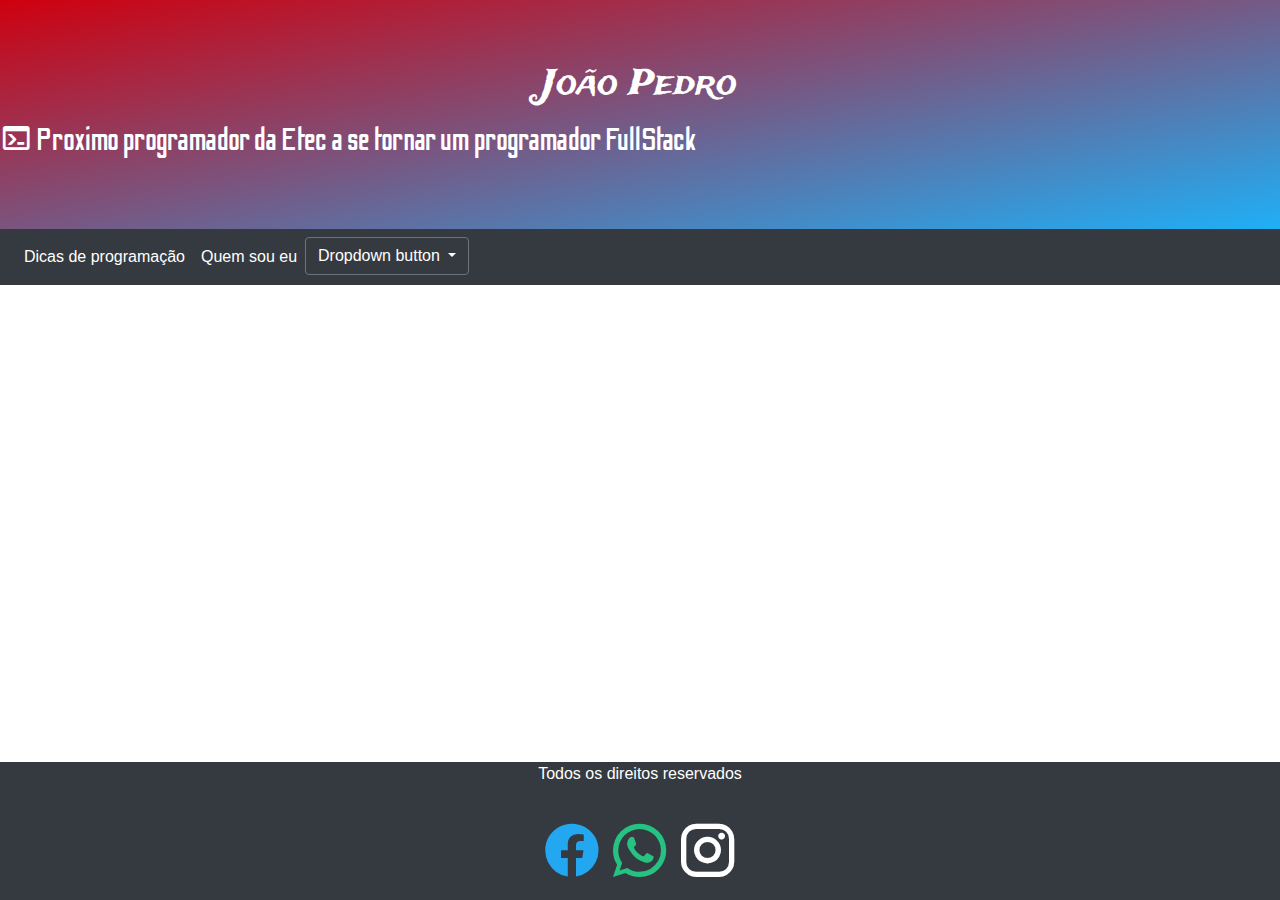
<file: index.html>
<!DOCTYPE html>
<html lang="en">

<head>
    <meta charset="UTF-8">
    <meta name="viewport" content="width=device-width, initial-scale=1.0">
    <meta http-equiv="X-UA-Compatible" content="ie=edge">
    <title>Document</title>
    <link rel="stylesheet" href="css/bootstrap.css">
    <link rel="stylesheet" href="css/joao.css">
    <link rel="stylesheet" href="libs/materialDesign/css/materialdesignicons.css">


</head>

<body>
    <div class="jumbotron jumbotron-fluid degra  d-none d-sm-block">
        <h1 class="display-4 text-center text-title ">João Pedro</h1>
        <p class="lead  text-subtitle"><i class="mdi mdi-console"></i> Proximo programador da Etec a se tornar um programador FullStack</p>
    </div>
    <div class="jumbotron jumbotron-fluid bg-title d-block d-sm-none  ">
        <h1 class="display-4 text-center text-title ">João Pedro</h1>
        <p class="lead  text-subtitle-xs text-white"><i class="mdi mdi-console"></i> Proximo programador da Etec a se tornar um programador FullStack</p>
    </div>


    <nav class="navbar navbar-expand-lg navbar-dark bg-dark mt-n5">
        <a class="navbar-brand d-block d-sm-none " href="index.html"><i class=" mdi mdi-code-braces"></i></a>
        <button class="navbar-toggler" data-target="#my-nav" data-toggle="collapse" aria-controls="my-nav" aria-expanded="false" aria-label="Toggle navigation">
            <span class="navbar-toggler-icon text-white"></span>
        </button>
        <div id="my-nav" class="collapse navbar-collapse text-white">
            <ul class="navbar-nav mr-auto">
                <li class="nav-item">
                    <a class="nav-link  text-white" href="#">Dicas de programação <span class="sr-only">(current)</span></a>
                </li>
                <li class="nav-item">
                    <a class="nav-link text-white" href="#" tabindex="-1" aria-disabled="true">Quem sou eu </a>
                </li>
                <!-- Menu dropdown -->
                <div class="dropdown">
                    <button class="btn btn-secondary bg-dark dropdown-toggle" type="button" id="dropdownMenuButton" data-toggle="dropdown" aria-haspopup="true" aria-expanded="false">
                          Dropdown button
                        </button>
                    <div class="dropdown-menu" aria-labelledby="dropdownMenuButton">
                        <a class="dropdown-item" href="#">Action</a>
                        <a class="dropdown-item" href="#">Another action</a>
                        <a class="dropdown-item" href="#">Something else here</a>
                    </div>
                </div>
                <!-- Fim do dropdown -->

                <div class="dropdown-menu" aria-labelledby="dropdownMenuButton">
                    <a class="dropdown-item" href="#">Ação</a>
                    <a class="dropdown-item" href="#">One Direction ??</a>
                    <a class="dropdown-item" href="#">GUGU GAITEIRO</a>
                </div>
        </div>
        </ul>
        </div>
    </nav>



    <div class="container-fluid text-center bg-dark fixed-bottom">
        <div class="row">
            <div class="col-12">
                <p class="text-white">Todos os direitos reservados</p>
                <i class="mdi mdi-facebook mdi-jao"></i>
                <i class="mdi mdi-whatsapp mdi-zap"></i>
                <i class="mdi mdi-instagram mdi-insta"></i>
            </div>
        </div>
    </div>
</body>
<script src="https://code.jquery.com/jquery-3.4.1.slim.min.js" integrity="sha384-J6qa4849blE2+poT4WnyKhv5vZF5SrPo0iEjwBvKU7imGFAV0wwj1yYfoRSJoZ+n" crossorigin="anonymous"></script>
<script src="https://cdn.jsdelivr.net/npm/popper.js@1.16.0/dist/umd/popper.min.js" integrity="sha384-Q6E9RHvbIyZFJoft+2mJbHaEWldlvI9IOYy5n3zV9zzTtmI3UksdQRVvoxMfooAo" crossorigin="anonymous"></script>
<script src="https://stackpath.bootstrapcdn.com/bootstrap/4.4.1/js/bootstrap.min.js" integrity="sha384-wfSDF2E50Y2D1uUdj0O3uMBJnjuUD4Ih7YwaYd1iqfktj0Uod8GCExl3Og8ifwB6" crossorigin="anonymous"></script>

</html>
</file>
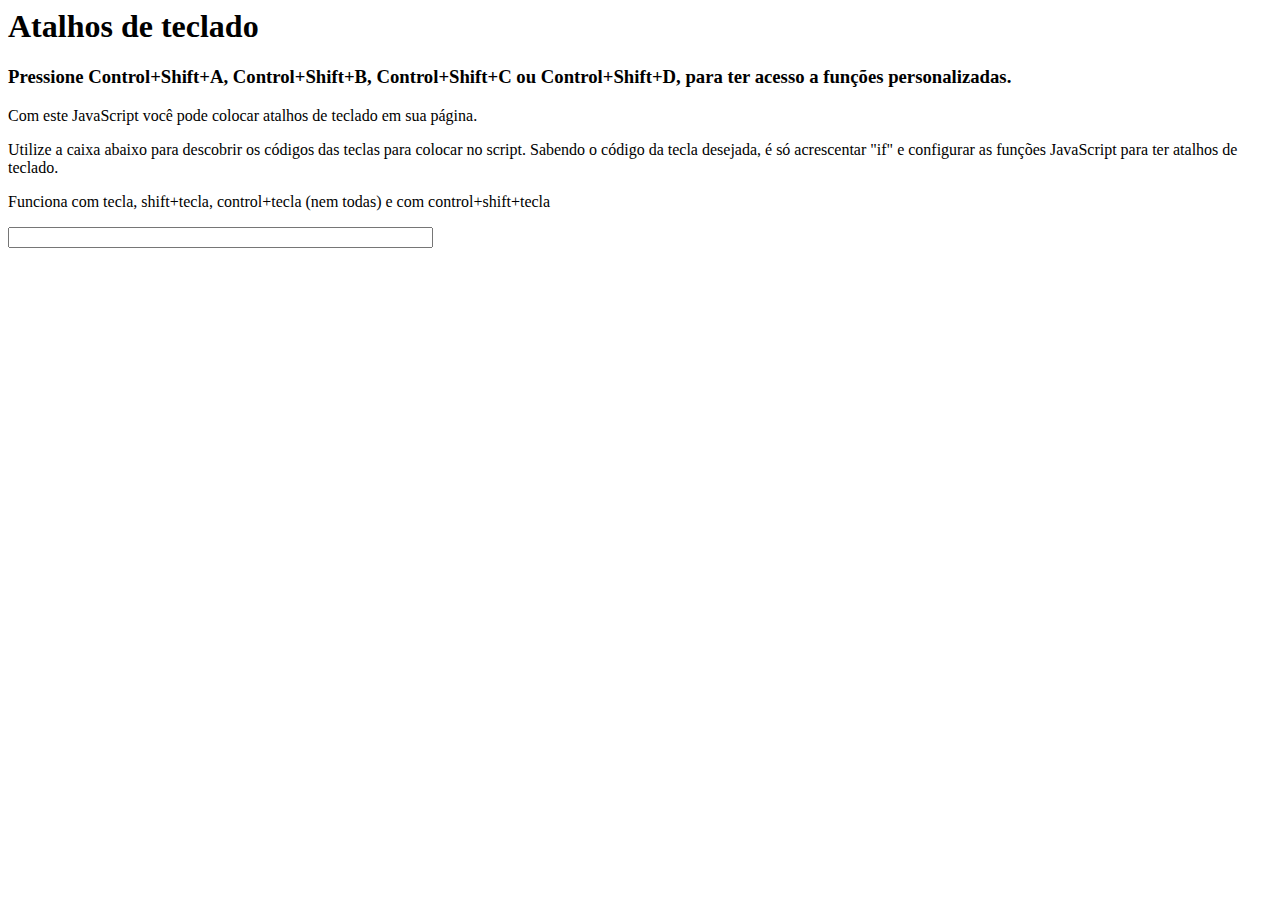
<file: mapeamento/index.html>
<html>

<head>
    <title>Atalhos de teclado</title>

    <script language="JavaScript">
        function press(key) {
            if (key == 1) {
                alert("Você pressionou as teclas Control+Shift+A");
            }
            if (key == 2) {
                alert("Você pressionou as teclas Control+Shift+B");
            }
            if (key == 3) {
                alert("Você pressionou as teclas Control+Shift+C");
            }
            if (key == 4) {
                alert("Você pressionou as teclas Control+Shift+D");
            }

        }

        function descobre(key) {
            alert("O código da tecla pressionada é " + key);
        }
    </script>
</head>

<body onKeyPress="press(event.keyCode)">
    <h1>Atalhos de teclado</h1>

    <h3>Pressione Control+Shift+A, Control+Shift+B, Control+Shift+C ou Control+Shift+D, para ter acesso a funções personalizadas.</h3>
    <p>Com este JavaScript você pode colocar atalhos de teclado em sua página.</p>
    <p>Utilize a caixa abaixo para descobrir os códigos das teclas para colocar no script. Sabendo o código da tecla desejada, é só acrescentar "if" e configurar as funções JavaScript para ter atalhos de teclado.</p>
    <p>Funciona com tecla, shift+tecla, control+tecla (nem todas) e com control+shift+tecla</p>

    <input id="cmd" name="cmd" type="text" size="50" onKeyPress="descobre(event.keyCode)">

</body>

</html>
</file>
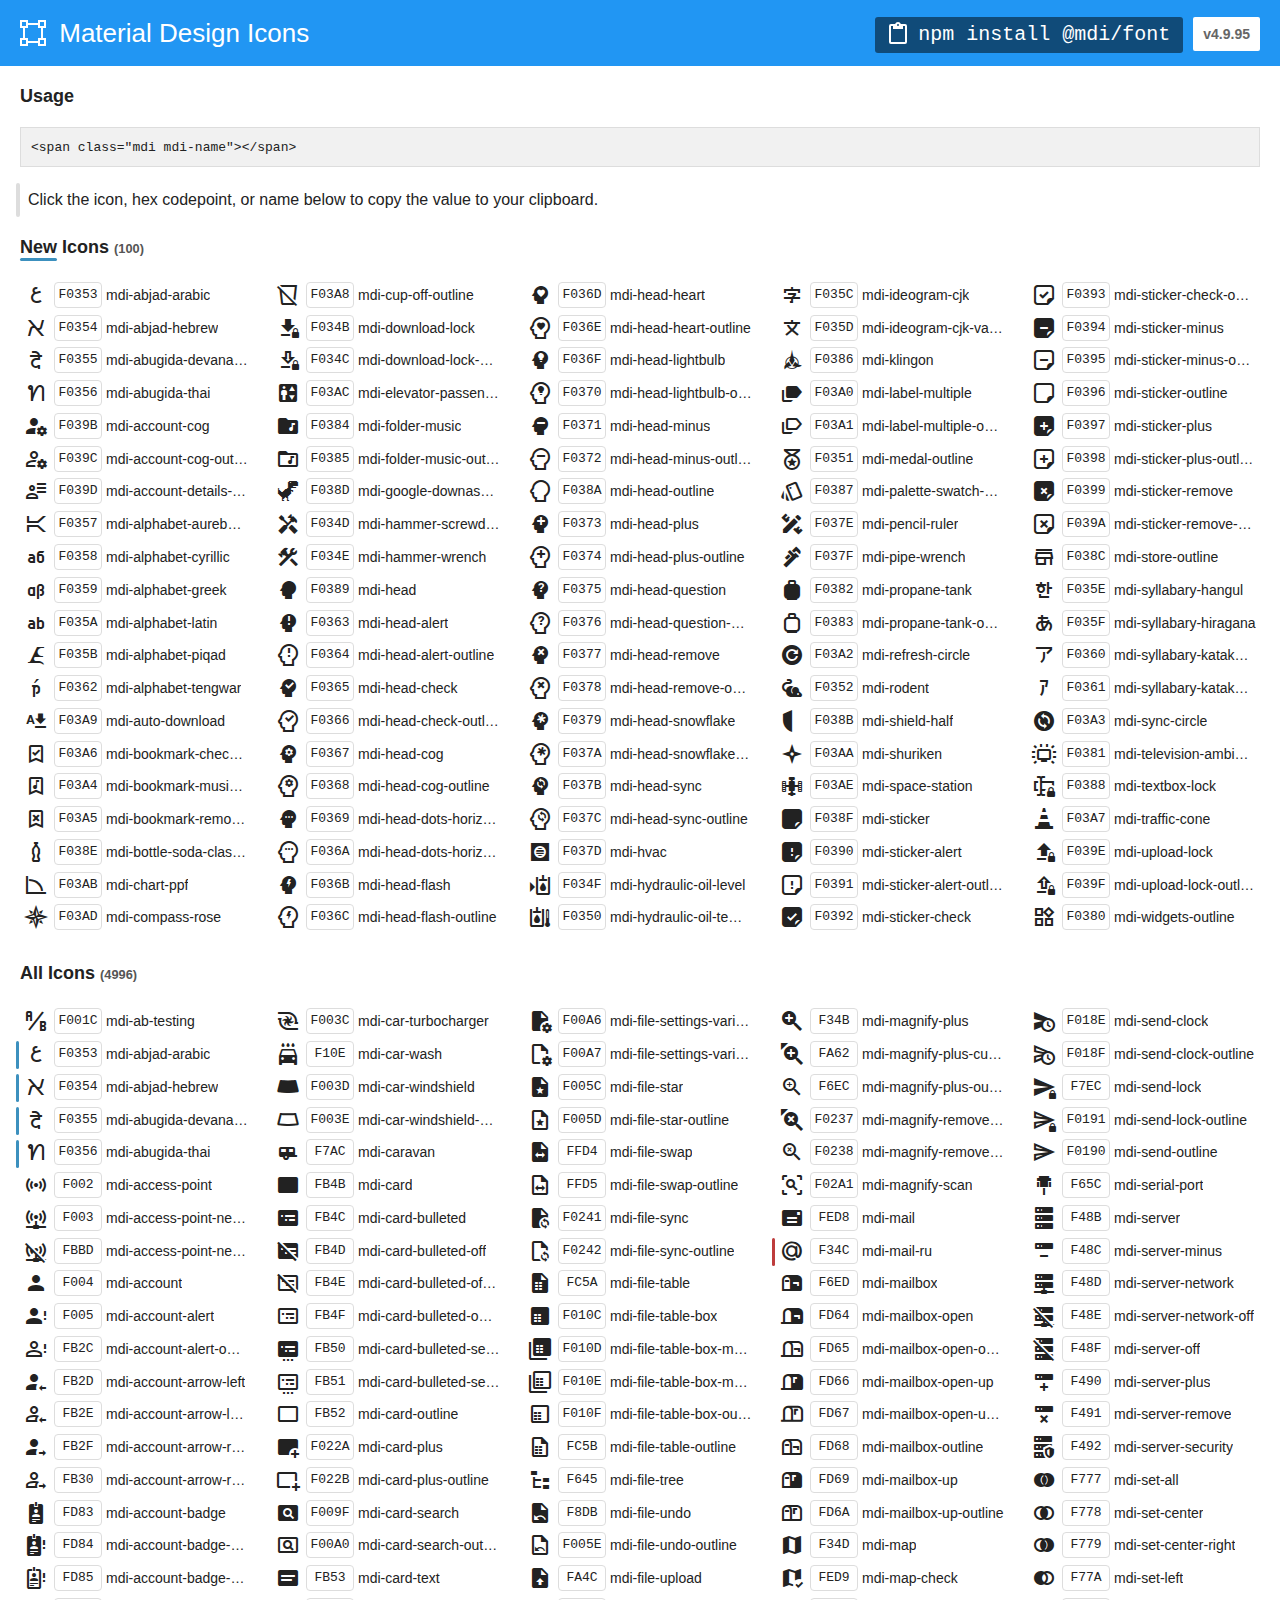
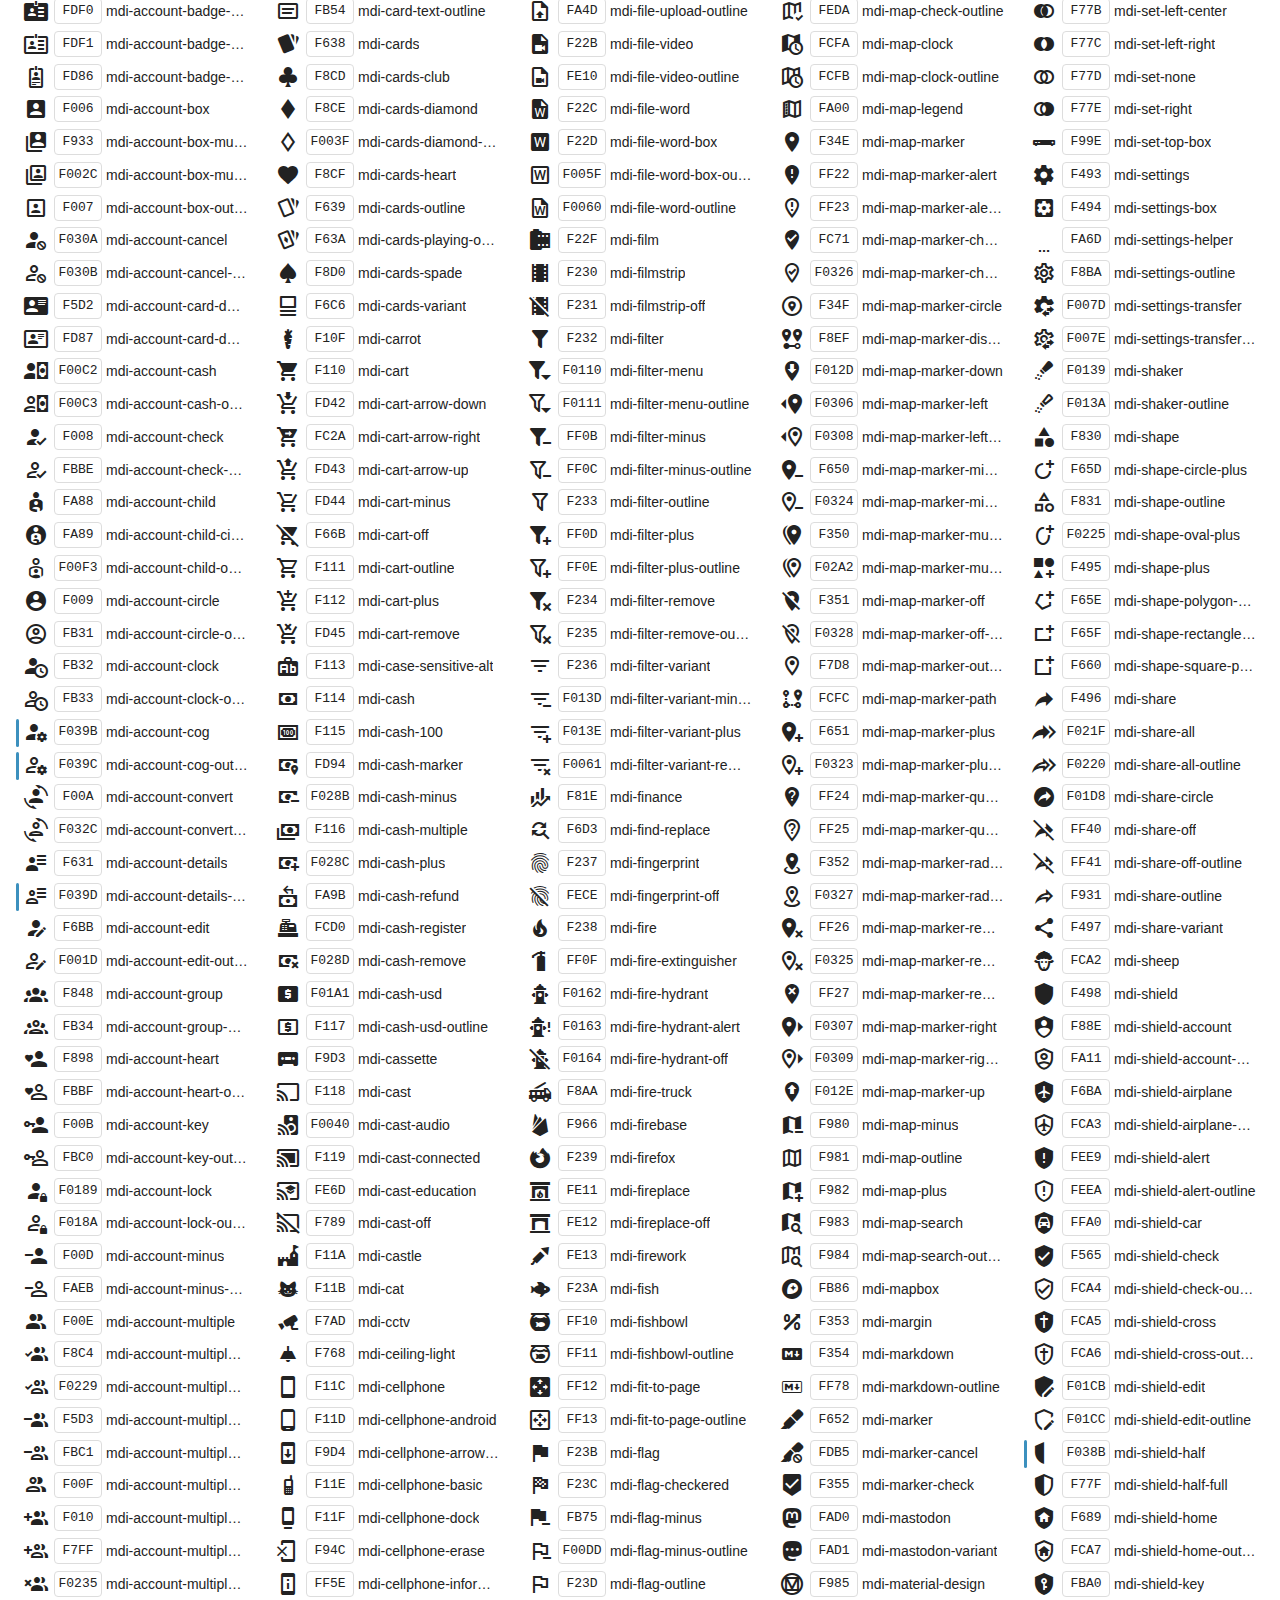
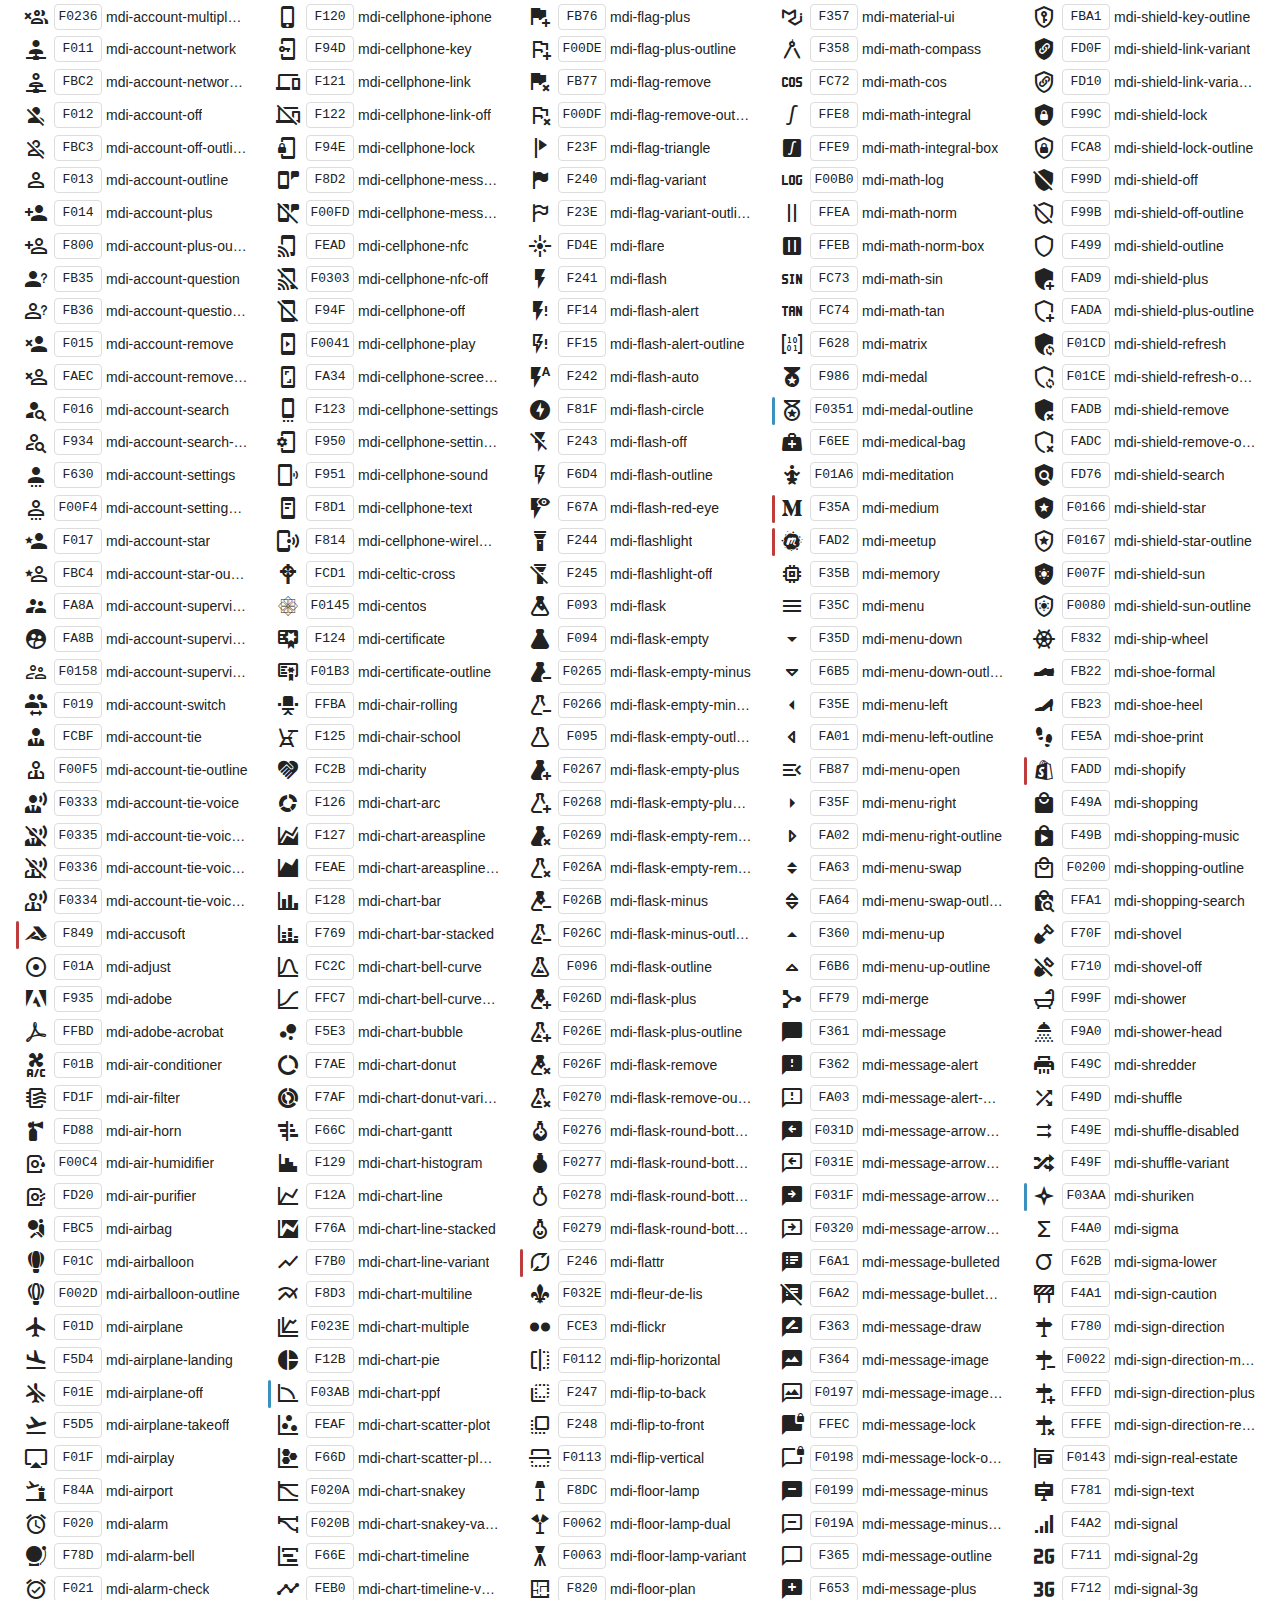
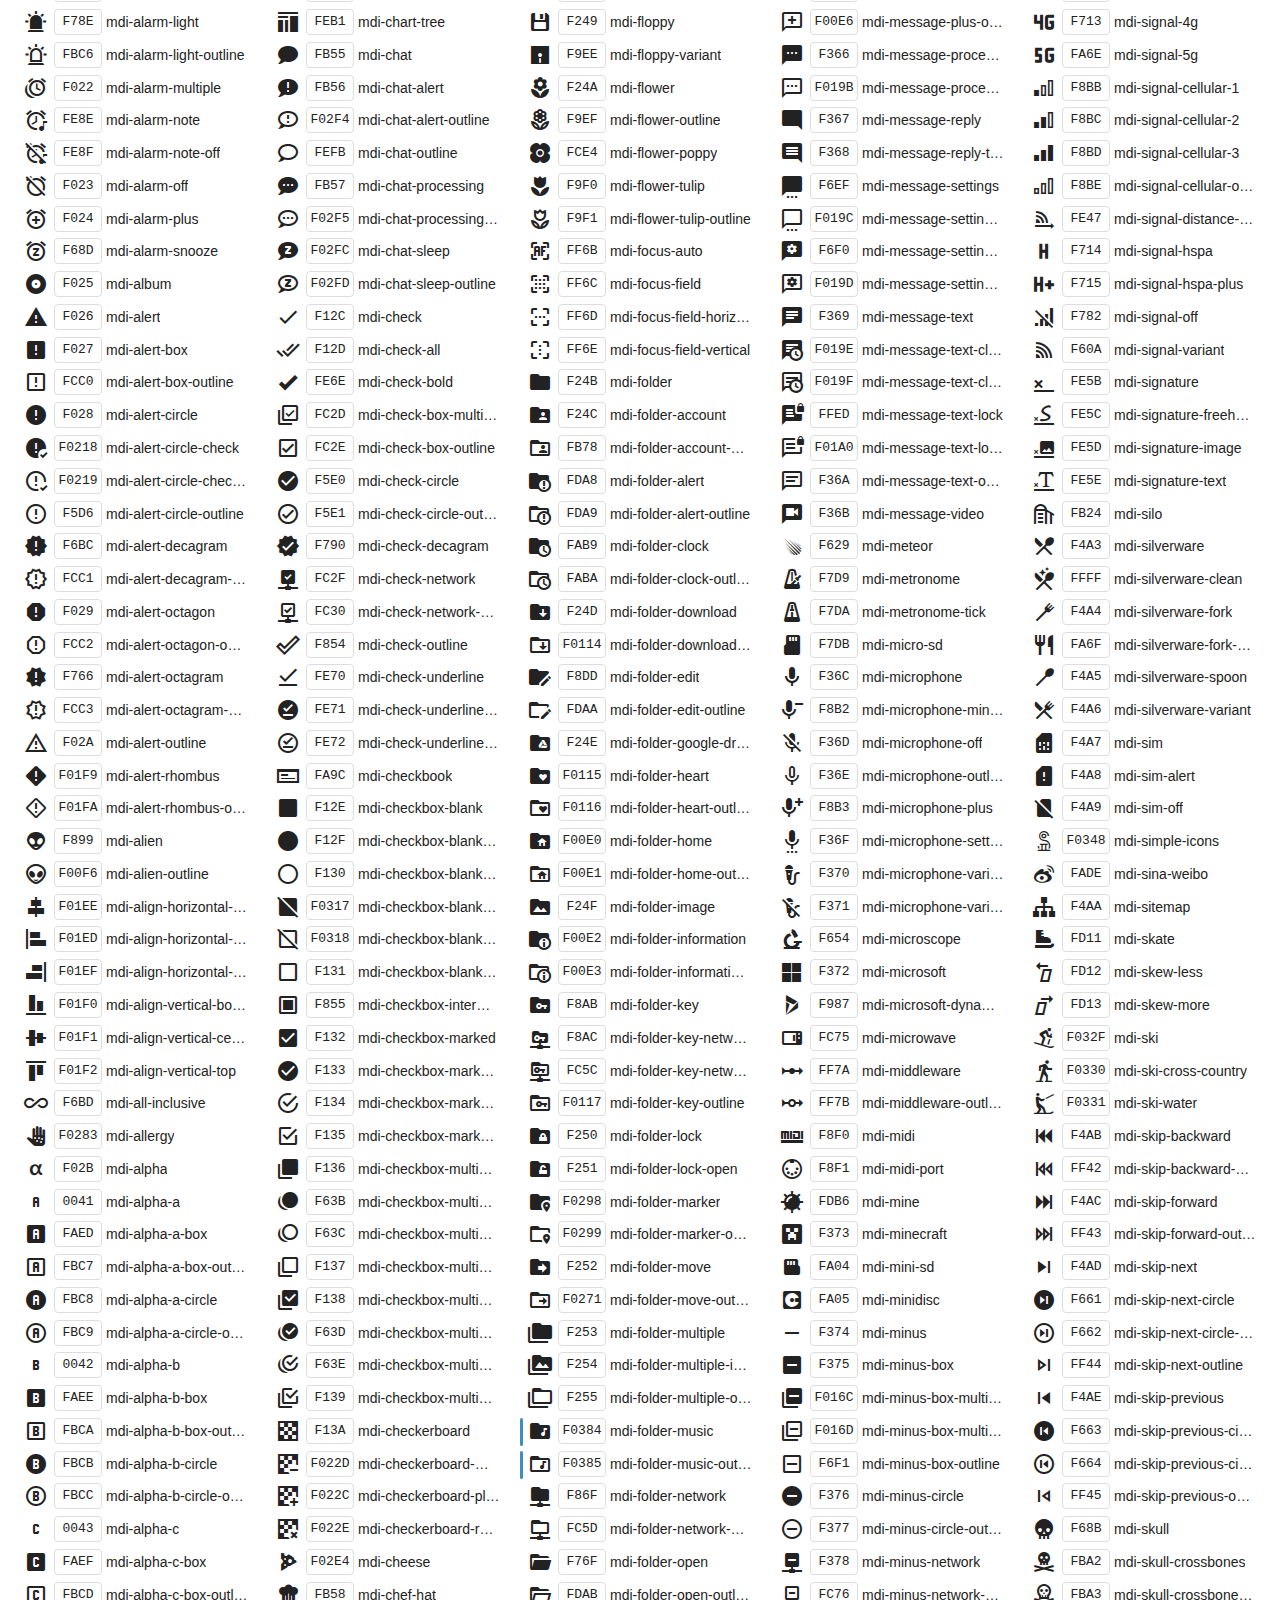
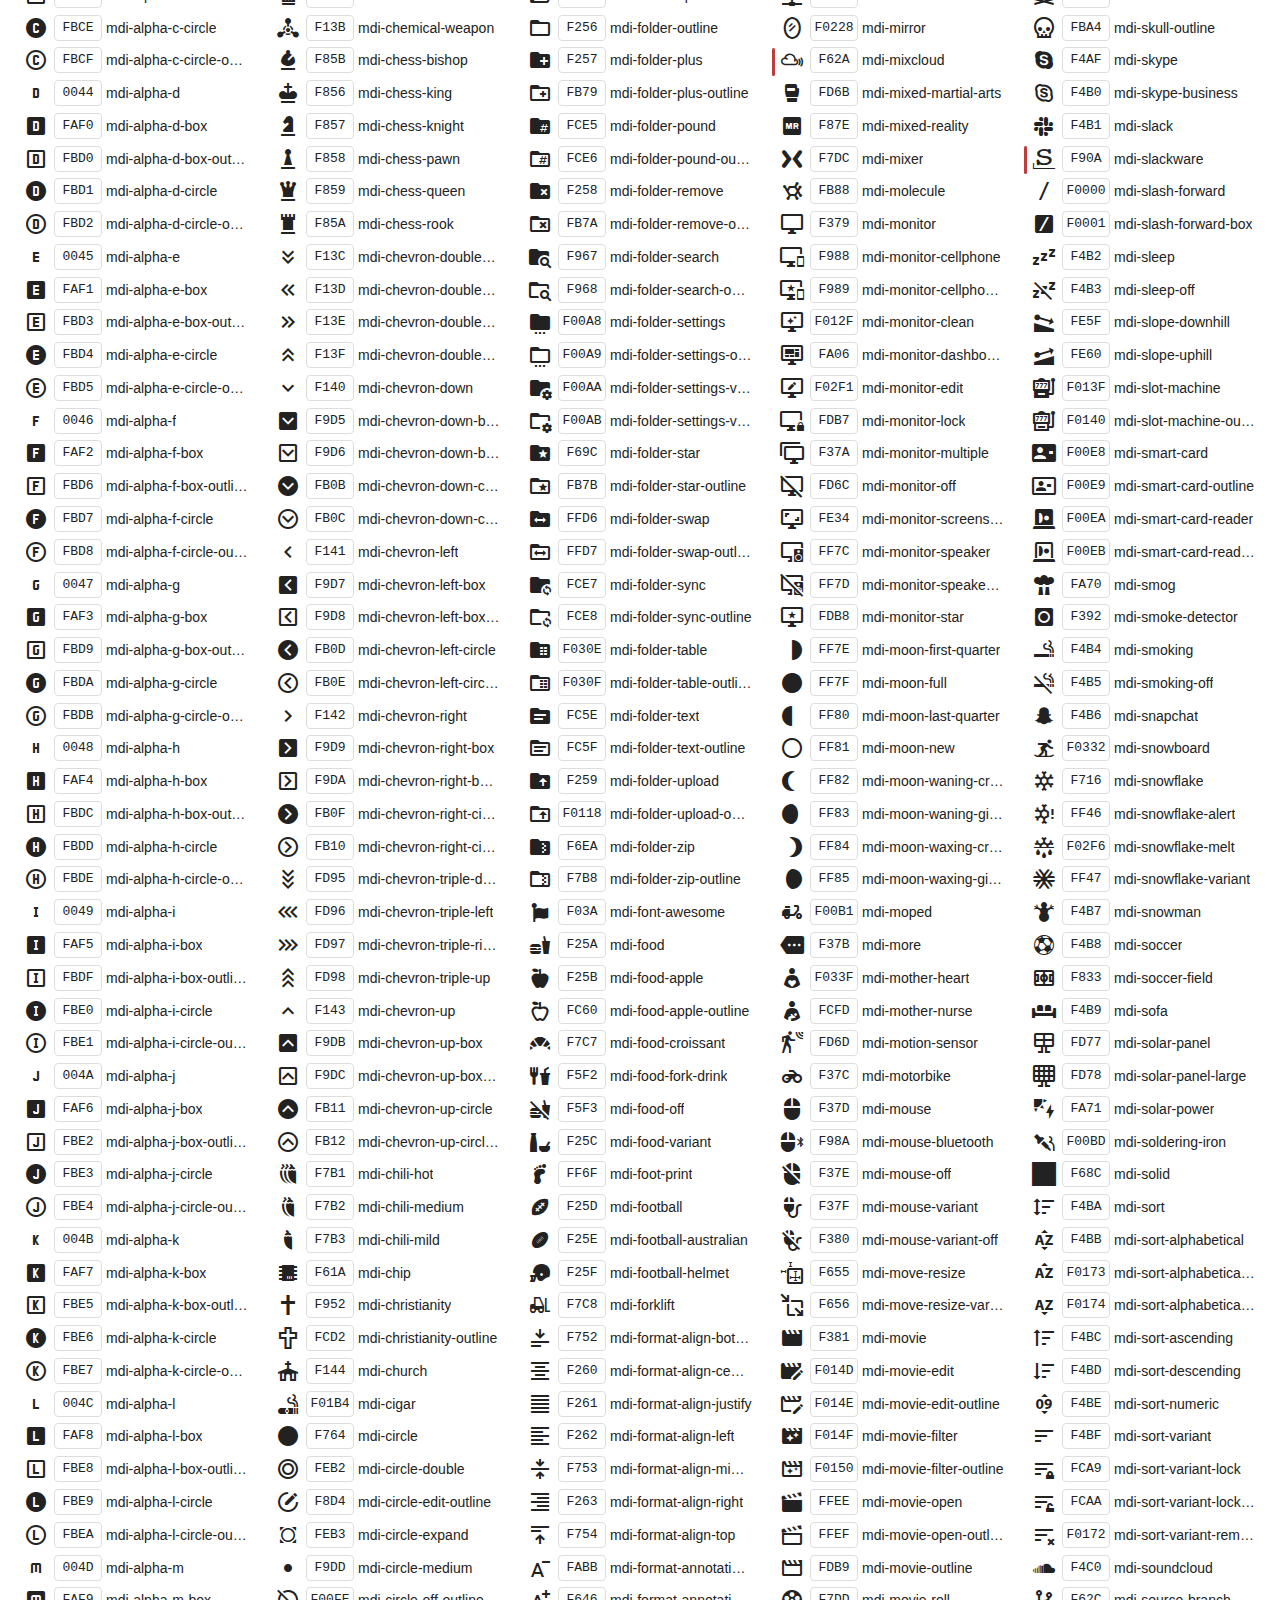
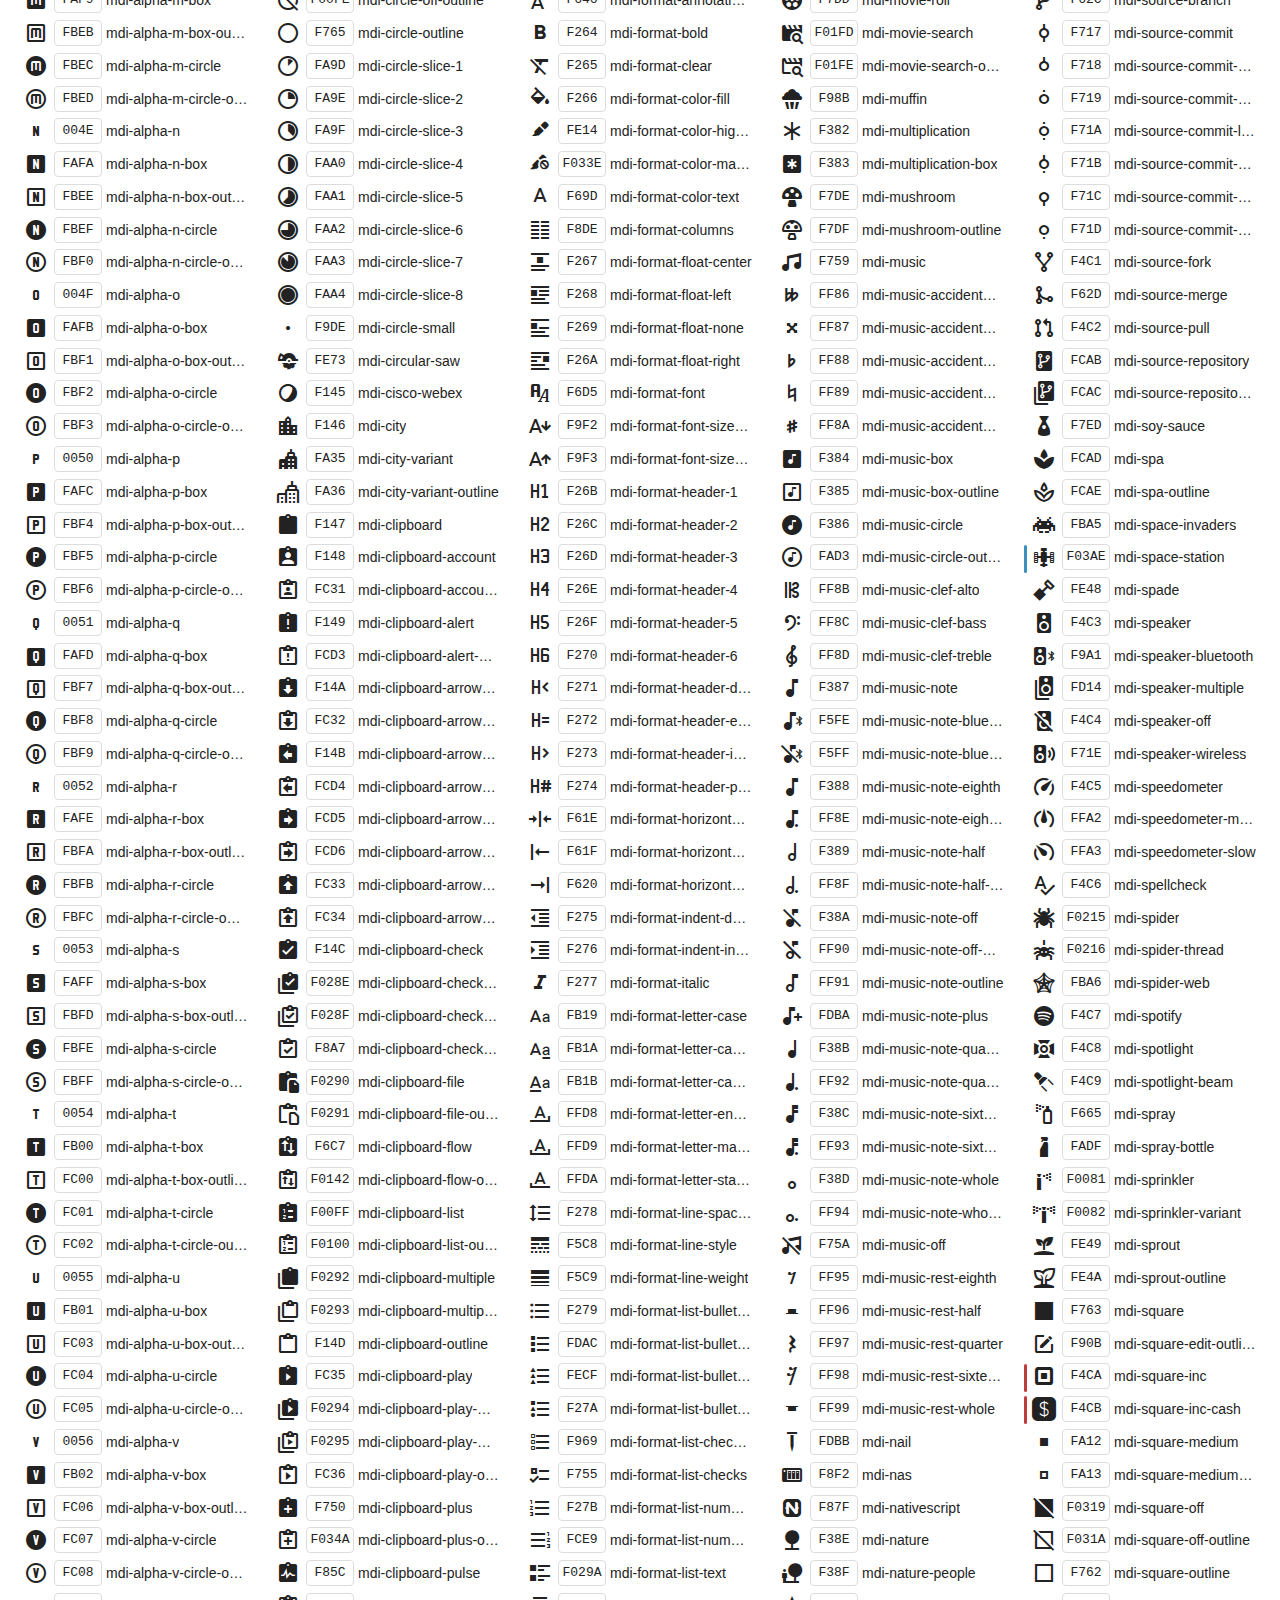
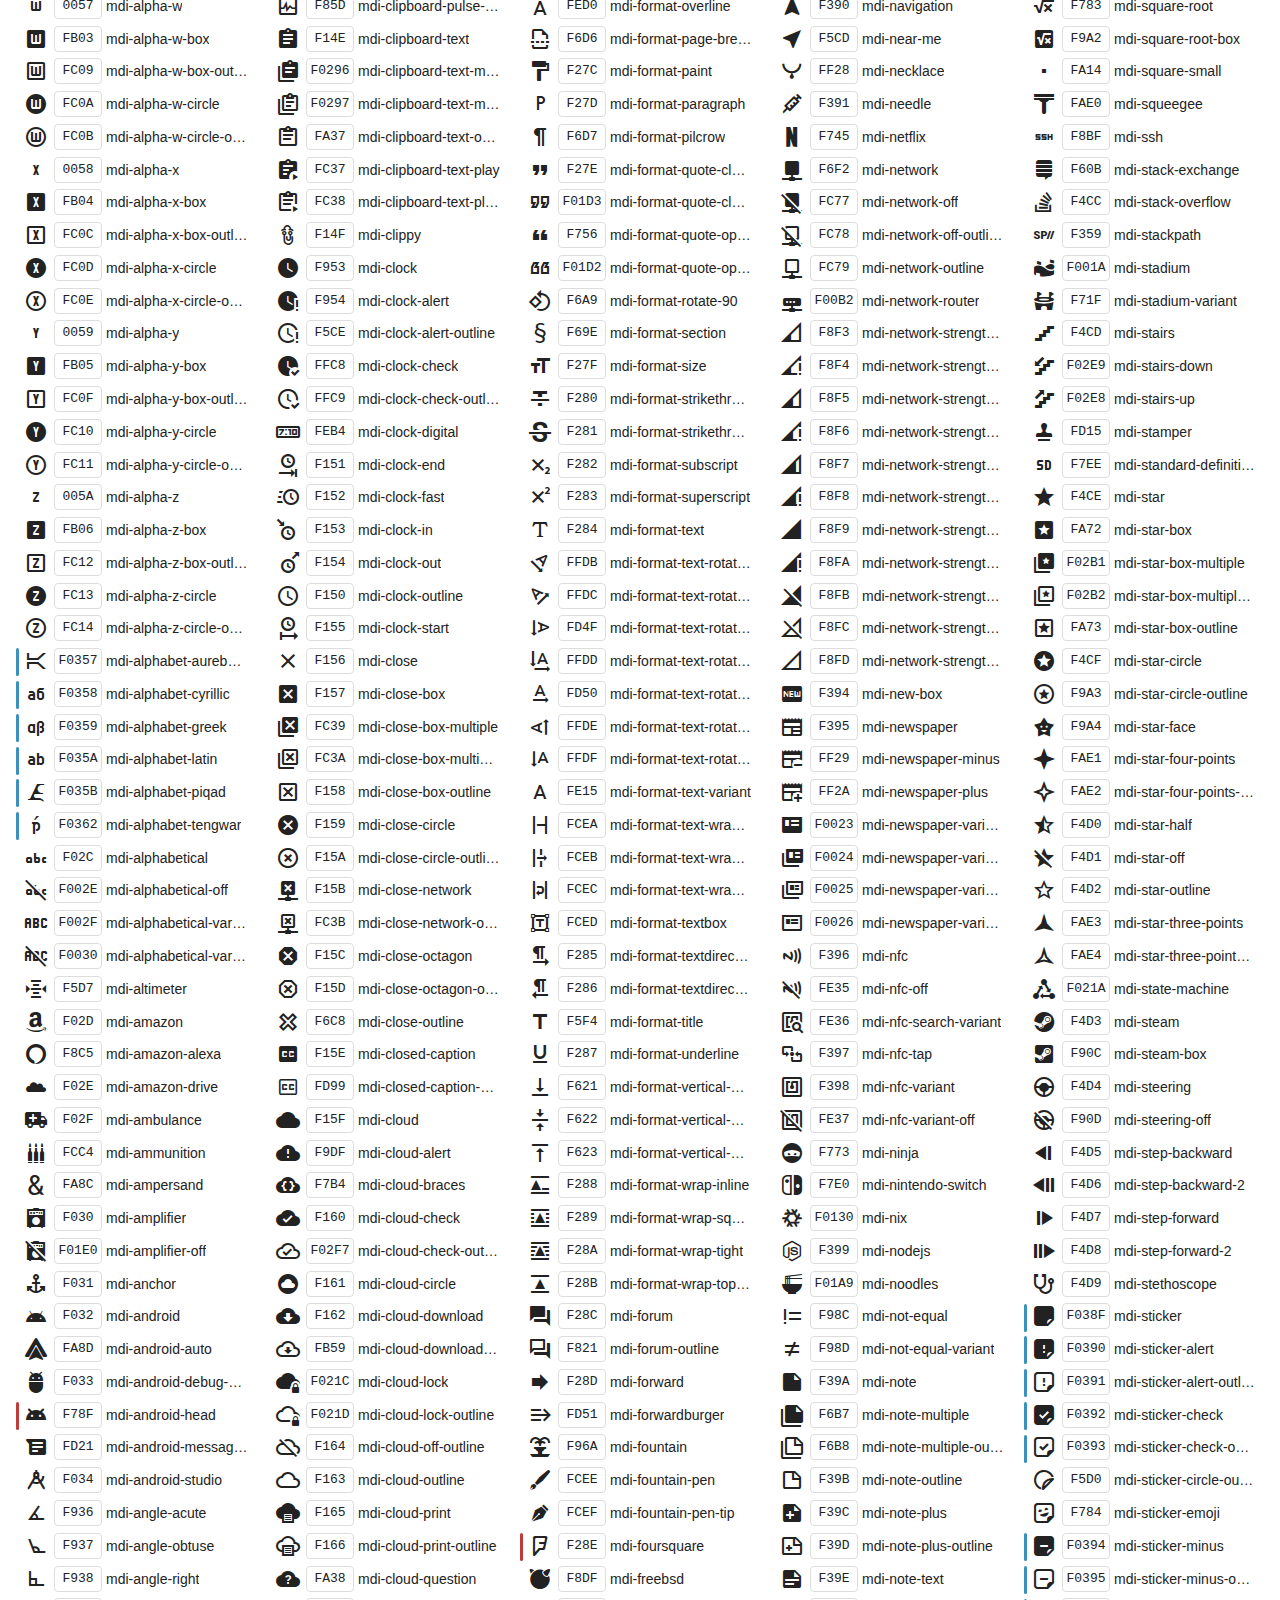
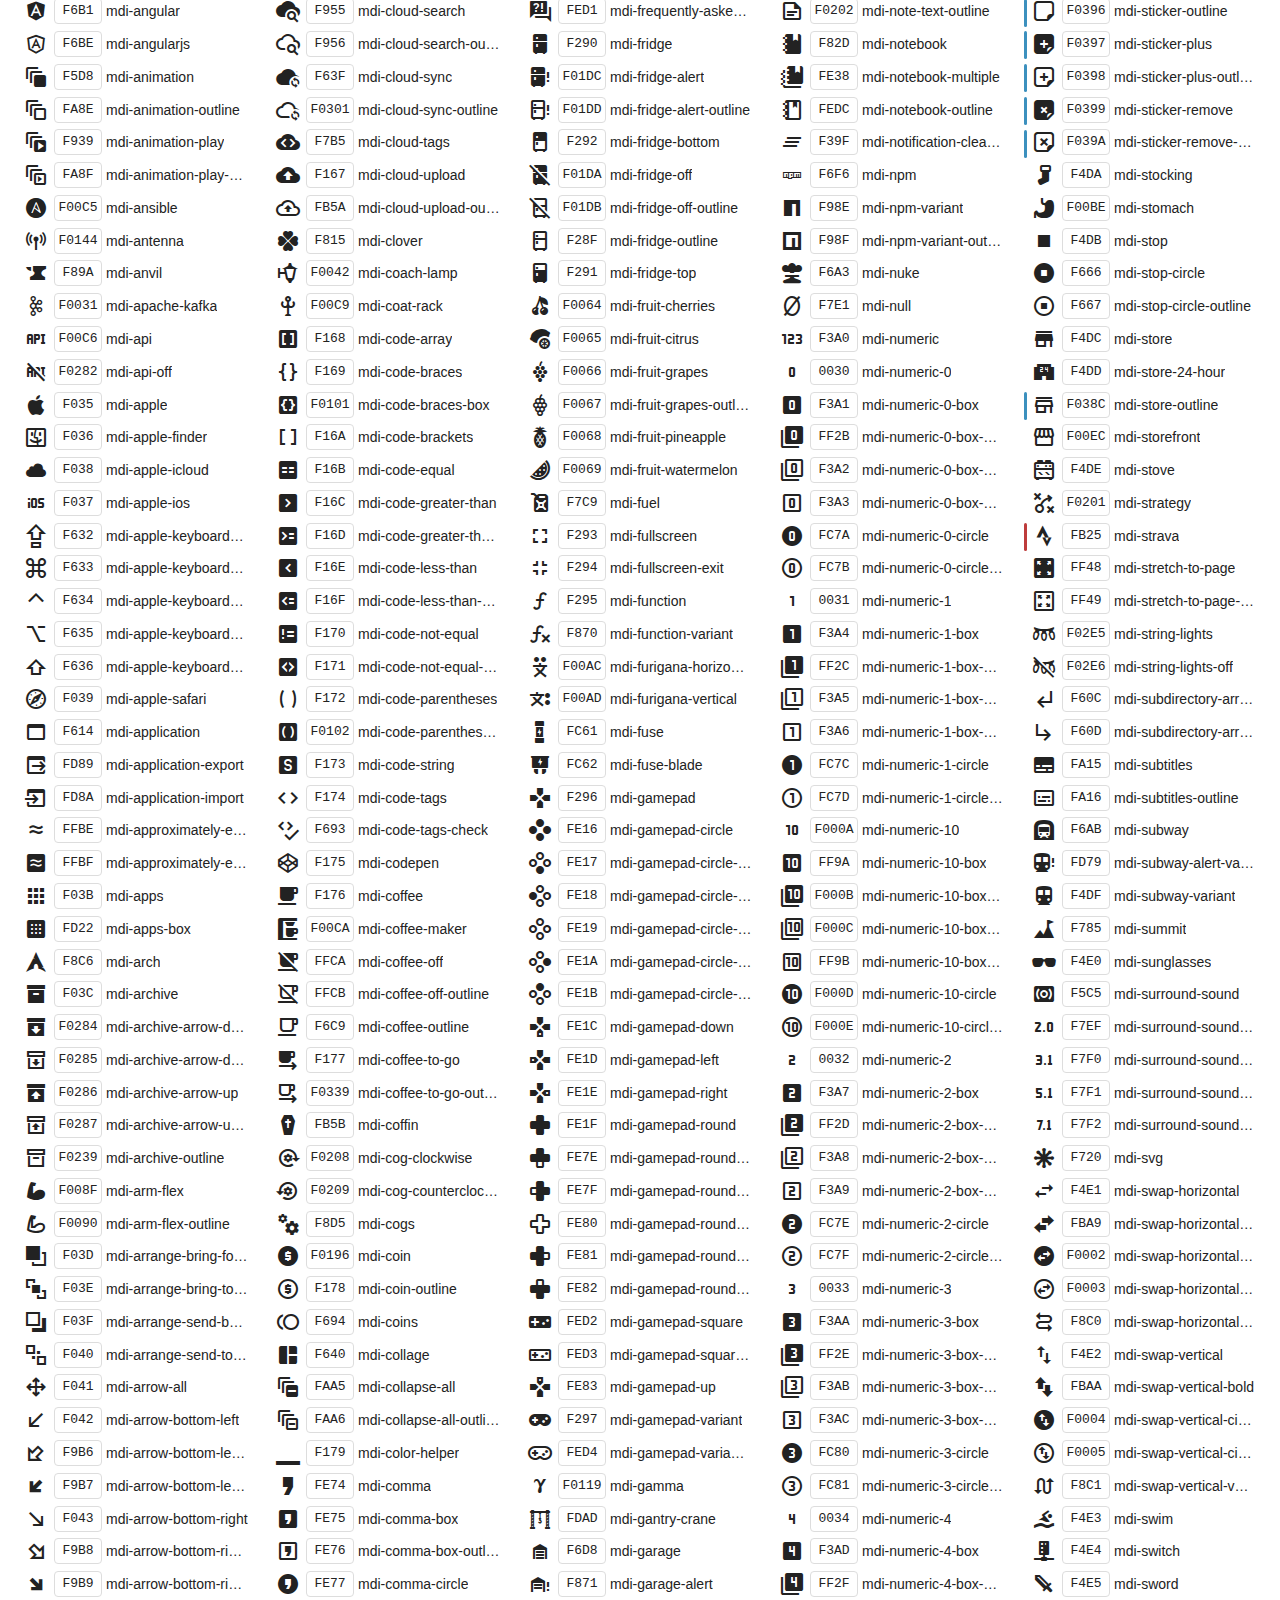
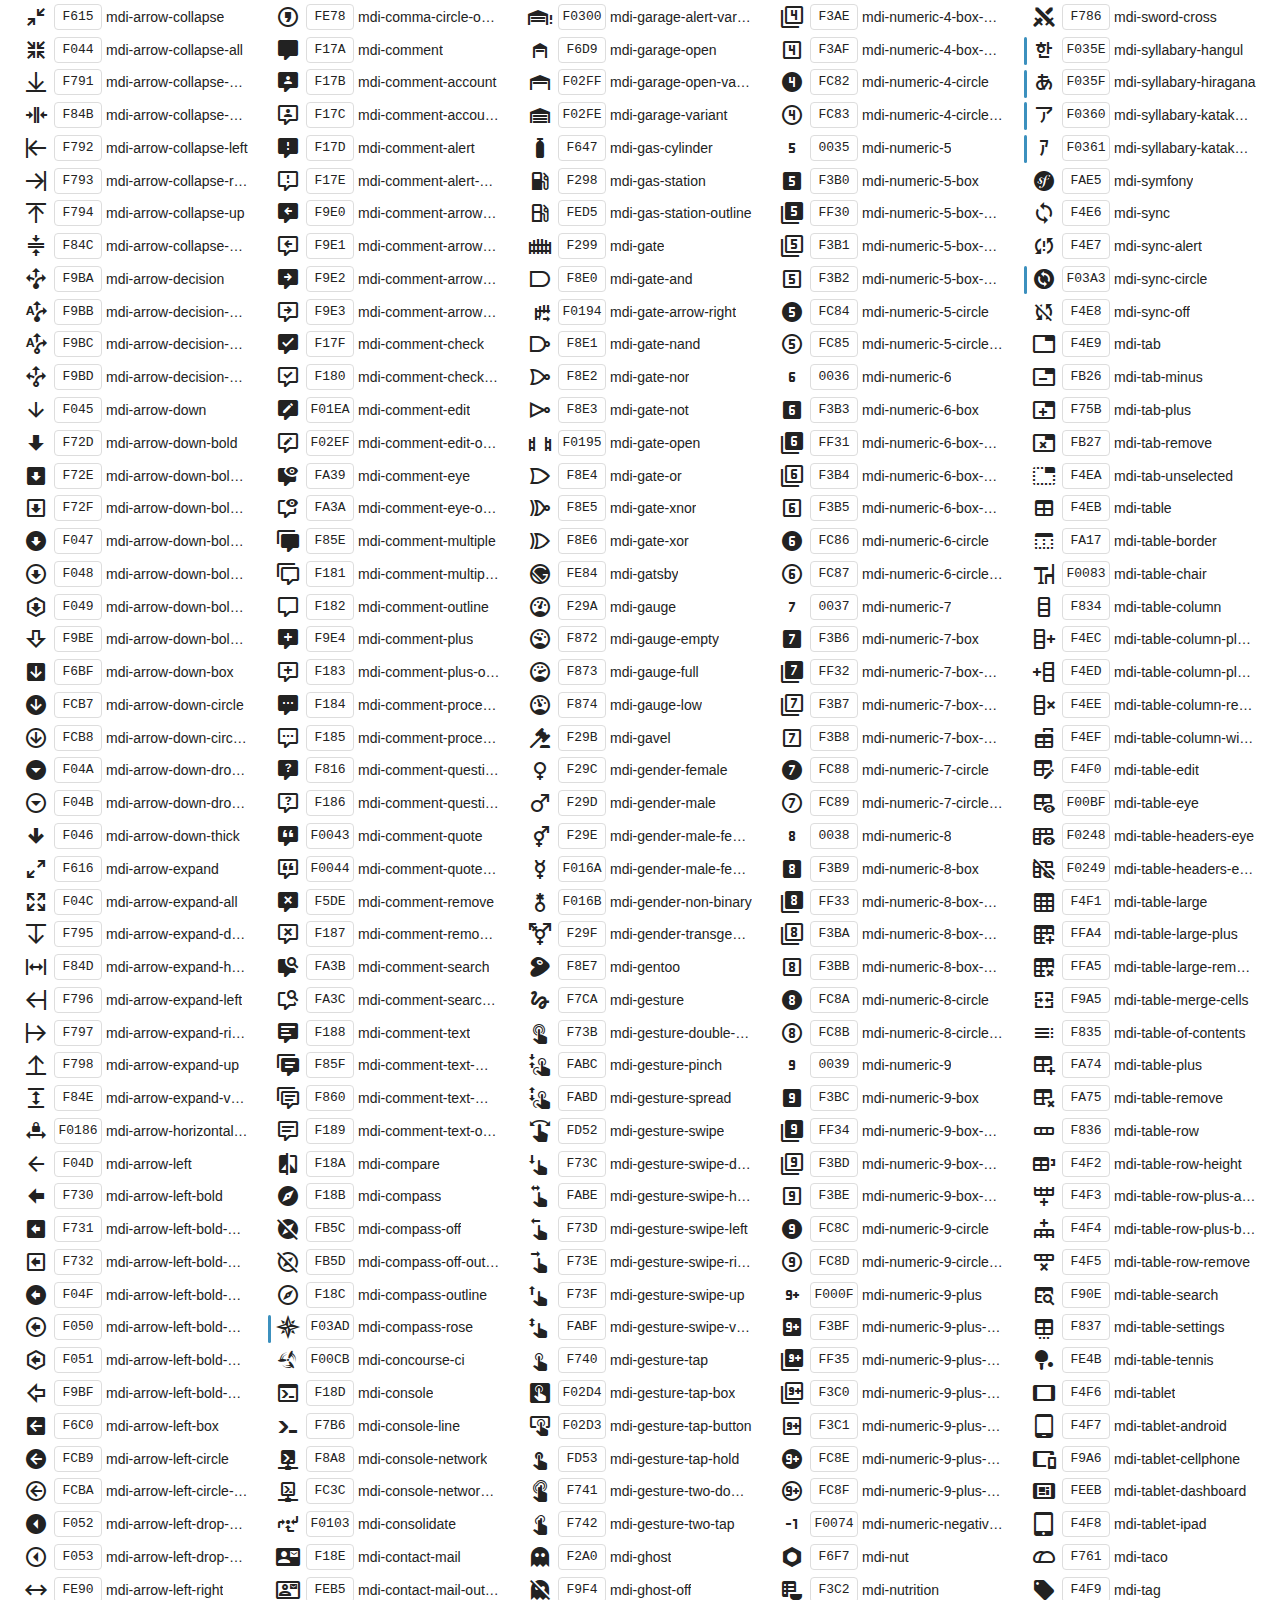
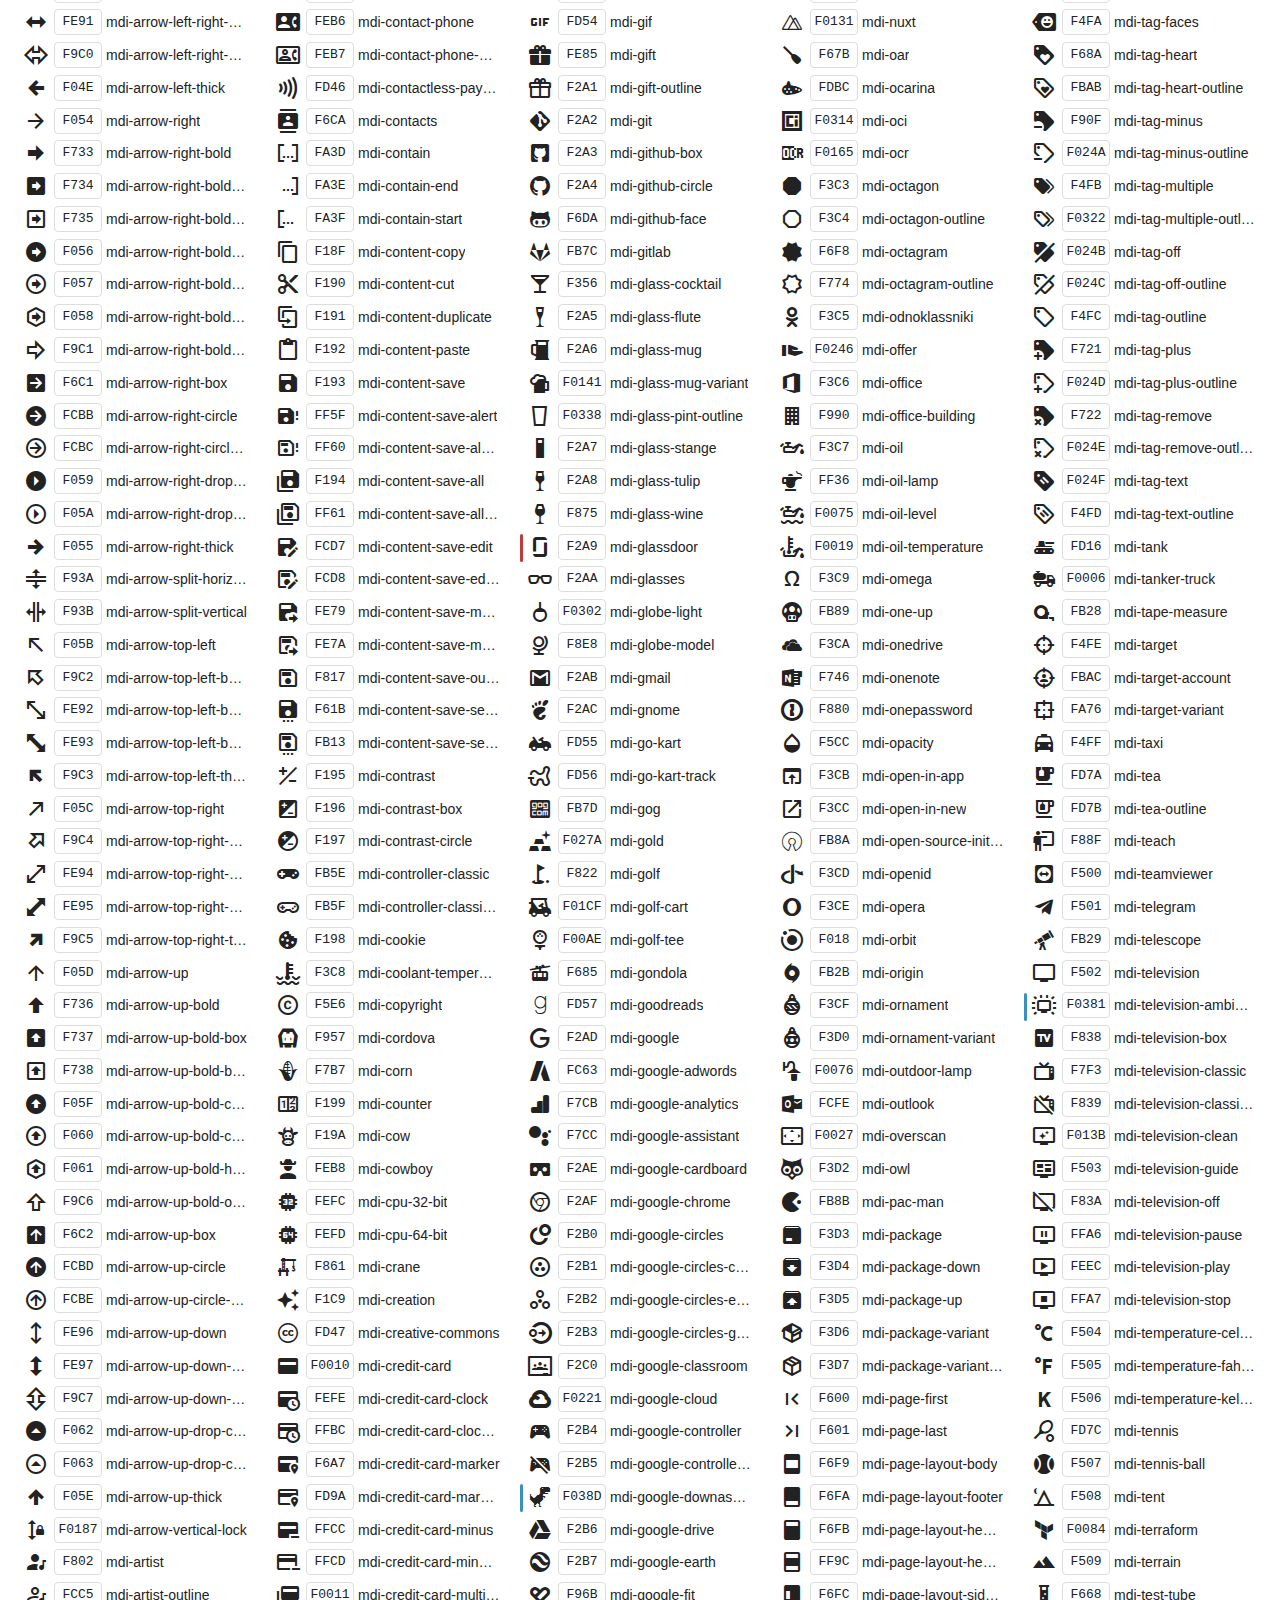
<file: libs/materialDesign/preview.html>
﻿<!doctype html>
<html lang="en">

<head>
    <meta charset="utf-8" />
    <meta name="google" content="notranslate">
    <title>Material Design Icons</title>
    <style>
        * {
            margin: 0;
            padding: 0;
        }

        body {
            margin: 0;
            padding: 0;
            background: #fff;
            color: #222;
        }

        h1,
        h2,
        h3,
        p,
        div,
        blockquote,
        footer {
            font-family: "Helvetica Neue", Arial, sans-serif;
        }

        h1 {
            padding: 20px 20px 16px 20px;
            font-size: 26px;
            line-height: 26px;
            font-weight: normal;
            color: #FFF;
            background-color: #2196F3;
        }

        h1 svg {
            vertical-align: middle;
            width: 26px;
            height: 26px;
            margin: 0 6px 4px 0;
        }

        h1 svg path {
            fill: #FFF;
        }

        h1 .version {
            font-size: 14px;
            background: #FFF;
            padding: 4px 10px;
            float: right;
            border-radius: 2px;
            margin: -3px 0 0 0;
            color: #666;
            font-weight: bold;
        }

        h1 .version::before {
            content: 'v';
        }

        h1 code {
            font-size: 20px;
            background: rgba(0, 0, 0, 0.5);
            padding: 4px 12px;
            border-radius: 3px;
            float: right;
            margin: -3px 10px 0 0;
            border: 1px solid transparent;
            cursor: pointer;
        }

        h1 code:hover {
            border: 1px solid #FFF;
        }

        h1 code svg {
            width: 24px;
            height: 24px;
            margin: -1px -4px 0 -2px
        }

        h2 {
            font-size: 18px;
            padding: 20px;
        }

        h2 small {
            color: #555;
            font-size: 0.8rem;
        }

        h2 small::before {
            content: '(';
        }

        h2 small::after {
            content: ')';
        }

        h2 span {
            position: relative;
        }

        h2.newicons span::before {
            position: absolute;
            content: ' ';
            width: 100%;
            height: 0.2rem;
            bottom: -0.25rem;
            background: #3C90BE;
            border-radius: 0.1rem;
        }

        h2.deprecatedicons span::before {
            position: absolute;
            content: ' ';
            width: 100%;
            height: 0.2rem;
            bottom: -0.25rem;
            background: #BE3C3C;
            border-radius: 0.1rem;
        }

        h3 {
            font-size: 14px;
            padding: 10px 20px 0 20px;
            font-weight: bold;
        }

        p {
            padding: 10px 20px;
        }

        p code {
            display: inline-block;
            vertical-align: middle;
            background: #F1F1F1;
            padding: 3px 5px;
            border-radius: 3px;
            border: 1px solid #DDD;
        }

        p i.mdi {
            vertical-align: middle;
            border-radius: 4px;
            display: inline-block;
        }

        p i.mdi.dark-demo {
            background: #333;
        }

        p.note {
            color: #999;
            font-size: 14px;
            padding: 0 20px 5px 20px;
        }

        p.deprecated {
            margin: -0.5rem 0 0.25rem 0;
        }

        p.extras {
            margin-top: -0.5rem;
        }

        div.icons {
            padding: 0 20px 10px 20px;
            -webkit-column-count: 5;
            -moz-column-count: 5;
            column-count: 5;
            -webkit-column-gap: 20px;
            -moz-column-gap: 20px;
            column-gap: 20px;
        }

        div.icons div {
            line-height: 2em;
        }

        div.icons div span {
            cursor: pointer;
            font-size: 14px;
            text-overflow: ellipsis;
            display: inline-block;
            max-width: calc(100% - 90px);
            overflow: hidden;
            vertical-align: middle;
            white-space: nowrap;
        }

        div.icons div code:hover,
        div.icons div span:hover,
        div.icons div i:hover {
            color: #3c90be;
        }

        div.icons div code:hover {
            border-color: #3c90be;
        }

        div.icons div code {
            border: 1px solid #DDD;
            width: 46px;
            margin-left: 2px;
            margin-right: 4px;
            border-radius: 4px;
            display: inline-block;
            vertical-align: middle;
            text-align: center;
            line-height: 24px;
            cursor: pointer;
        }

        div.icons div i {
            display: inline-block;
            width: 32px;
            height: 24px;
            text-align: center;
            vertical-align: middle;
            cursor: pointer;
            line-height: 24px;
        }

        div.icons .mdi::before {
            font-size: 24px;
        }

        div.icons div.new::before {
            content: ' ';
            width: 0.2rem;
            height: 1.75rem;
            position: absolute;
            margin-top: 0.25rem;
            margin-left: -0.25rem;
            background: #3C90BE;
            border-radius: 0.1rem;
        }

        div.icons div.deprecated::before {
            content: ' ';
            width: 0.2rem;
            height: 1.75rem;
            position: absolute;
            margin-top: 0.25rem;
            margin-left: -0.25rem;
            background: #BE3C3C;
            border-radius: 0.1rem;
        }

        pre {
            margin: 0 20px;
            font-family: Consolas, monospace;
            padding: 10px;
            border: 1px solid #DDD;
            background: #F1F1F1;
        }

        blockquote {
            position: relative;
            margin: 1rem 1rem 0 1rem;
            padding: 0.5rem 0.5rem 0.5rem 0.75rem;
        }

        blockquote.note::before {
            content: ' ';
            width: 0.25rem;
            height: 100%;
            background: #DDD;
            position: absolute;
            border-radius: 0.25rem;
            top: 0;
            left: 0;
        }

        blockquote.deprecated::before {
            content: ' ';
            width: 0.25rem;
            height: 100%;
            background: #BE3C3C;
            position: absolute;
            border-radius: 0.25rem;
            top: 0;
            left: 0;
        }

        div.copied {
            position: fixed;
            top: 100px;
            left: 50%;
            width: 200px;
            text-align: center;
            color: #3c763d;
            background-color: #dff0d8;
            border: 1px solid #d6e9c6;
            padding: 10px 15px;
            border-radius: 4px;
            margin-left: -100px;
            box-shadow: 0 0 10px rgba(0, 0, 0, 0.2);
        }

        div.examples {
            display: flex;
            flex-wrap: wrap;
            margin: 0.5rem 1.25rem;
        }

        div.examples > div {
            display: flex;
            margin-right: 0.5rem;
            margin-bottom: 0.5rem;
        }

        div.examples > div > div:first-child {
            display: flex;
            padding: 0.5rem;
            border-radius: 0.25rem;
            box-shadow: 0 0 0.25rem rgba(0, 0, 0, 0.4);
            background: #FFF;
            z-index: 1;
            align-items: center;
            justify-content: center;
        }

        div.examples > div > div:first-child + div {
            display: flex;
            margin-left: -0.25rem;
            padding: 0.5rem 0.75rem 0.5rem 1rem;
            background: #222;
            border-radius: 0 0.25rem 0.25rem 0;
        }

        div.examples > div > div:first-child + div > code {
            color: #FFF;
            align-self: center;
        }

        div.examples > div > div.dark:first-child {
            background: #444;
        }

        div.examples i {
            display: flex;
        }

        div.examples-size > div > div:first-child {
            min-width: 3rem;
        }

        footer {
            display: flex;
            padding: 20px;
            color: #666;
            border-top: 1px solid #DDD;
            background: #F1F1F1;
        }

        footer > div:first-child {
            flex: 1;
        }

        footer > div:last-child {
            text-align: right;
        }

        footer a {
            color: #e91e63;
            text-decoration: none;
        }

        footer a:hover {
            text-decoration: underline;
        }
    </style>
    <link href="css/materialdesignicons.min.css" media="all" rel="stylesheet" type="text/css" />
</head>

<body>
    <h1>
        <svg>
            <path d="M0,0H8V3H18V0H26V8H23V18H26V26H18V23H8V21H18V18H21V8H18V5H8V8H5V18H8V26H0V18H3V8H0V0M2,2V6H6V2H2M2,20V24H6V20H2M20,2V6H24V2H20M20,20V24H24V20H20Z"></path>
        </svg>
        Material Design Icons
        <span class="version">4.9.95</span>
        <code id="npm" title="Copy to Clipboard">
            <svg viewBox="0 0 24 24">
                <path d="M19,20H5V4H7V7H17V4H19M12,2A1,1 0 0,1 13,3A1,1 0 0,1 12,4A1,1 0 0,1 11,3A1,1 0 0,1 12,2M19,2H14.82C14.4,0.84 13.3,0 12,0C10.7,0 9.6,0.84 9.18,2H5A2,2 0 0,0 3,4V20A2,2 0 0,0 5,22H19A2,2 0 0,0 21,20V4A2,2 0 0,0 19,2Z" />
            </svg>
            npm install @mdi/font
        </code>
    </h1>

    <h2 class="usage">Usage</h2>
    <pre><code>&lt;span class=&quot;mdi mdi-<span id="name">name</span>&quot;&gt;&lt;/span&gt;</code></pre>

    <blockquote class="note">
        Click the icon, hex codepoint, or name below to copy the value to your clipboard.
    </blockquote>

    <h2 class="newicons"><span>New</span> Icons <small id="newIconsCount">-</small></h2>
    <div class="icons" id="newIcons"></div>

    <h2 class="icons">All Icons <small id="iconsCount">-</small></h2>
    <div class="icons" id="icons"></div>

    <h2 class="deprecatedicons"><span>Deprecated</span> Icons <small id="deprecatedIconsCount">-</small></h2>
    <p class="deprecated" id="deprecated">
        Deprecated icons will be removed in a future major release.
    </p>
    <div class="icons" id="deprecatedIcons"></div>

    <h2 class="extras">Extras</h2>

    <p class="extras">The helper CSS classes are listed below.</p>

    <section>
        <h3>Size</h3>

        <div class="examples examples-size">
            <div>
                <div>
                    <i class="mdi mdi-18px mdi-account"></i>
                </div>
                <div>
                    <code>mdi-18px</code>
                </div>
            </div>
            <div>
                <div>
                    <i class="mdi mdi-24px mdi-account"></i>
                </div>
                <div>
                    <code>mdi-24px</code>
                </div>
            </div>
            <div>
                <div>
                    <i class="mdi mdi-36px mdi-account"></i>
                </div>
                <div>
                    <code>mdi-36px</code>
                </div>
            </div>
            <div>
                <div>
                    <i class="mdi mdi-48px mdi-account"></i>
                </div>
                <div>
                    <code>mdi-48px</code>
                </div>
            </div>
        </div>
    </section>

    <h3>Rotate</h3>

    <div class="examples">
        <div>
            <div>
                <i class="mdi mdi-36px mdi-account"></i>
            </div>
        </div>
        <div>
            <div>
                <i class="mdi mdi-36px mdi-rotate-45 mdi-account"></i>
            </div>
            <div>
                <code>mdi-rotate-45</code> 
            </div>
        </div>
        <div>
            <div>
                <i class="mdi mdi-36px mdi-rotate-90 mdi-account"></i>
            </div>
            <div>
                <code>mdi-rotate-90</code>
            </div>
        </div>
        <div>
            <div>
                <i class="mdi mdi-36px mdi-rotate-135 mdi-account"></i>
            </div>
            <div>
                <code>mdi-rotate-135</code>
            </div>
        </div>
        <div>
            <div>
                <i class="mdi mdi-36px mdi-rotate-180 mdi-account"></i>
            </div>
            <div>
                <code>mdi-rotate-180</code>
            </div>
        </div>
        <div>
            <div>
                <i class="mdi mdi-36px mdi-rotate-225 mdi-account"></i>
            </div>
            <div>
                <code>mdi-rotate-225</code>
            </div>
        </div>
        <div>
            <div>
                <i class="mdi mdi-36px mdi-rotate-270 mdi-account"></i>
            </div>
            <div>
                <code>mdi-rotate-270</code>
            </div>
        </div>
        <div>
            <div>
                <i class="mdi mdi-36px mdi-rotate-315 mdi-account"></i>
            </div>
            <div>
                <code>mdi-rotate-315</code> 
            </div>
        </div>
    </div>

    <h3>Flip</h3>

    <div class="examples">
        <div>
            <div>
                <i class="mdi mdi-36px mdi-account-alert"></i>
            </div>
        </div>
        <div>
            <div>
                <i class="mdi mdi-36px mdi-flip-h mdi-account-alert"></i>
            </div>
            <div>
                <code>mdi-flip-h</code> 
            </div>
        </div>
        <div>
            <div>
                <i class="mdi mdi-36px mdi-flip-v mdi-account-alert"></i>
            </div>
            <div>
                <code>mdi-flip-v</code> 
            </div>
        </div>
    </div>

    <p class="note"><strong>Note:</strong> We do not include the ability to use <code>mdi-flip-*</code> and
        <code>mdi-rotate-*</code> at the same time.</p>

    <h3>Spin</h3>

    <div class="examples">
        <div>
            <div>
                <i class="mdi mdi-36px mdi-spin mdi-loading"></i>
            </div>
            <div>
                <code>mdi-spin</code>
            </div>
        </div>
        <div>
            <div>
                <i class="mdi mdi-36px mdi-spin mdi-star"></i>
            </div>
            <div>
                <code>mdi-spin</code>
            </div>
        </div>
    </div>

    <h3>Color</h3>

    <div class="examples">
        <div>
            <div class="dark">
                <i class="mdi mdi-36px mdi-light mdi-account dark-demo"></i>
            </div>
            <div>
                <code>mdi-light</code>
            </div>
        </div>
        <div>
            <div class="dark">
                <i class="mdi mdi-36px mdi-light mdi-inactive mdi-account dark-demo"></i>
            </div>
            <div>
                <code>mdi-light mdi-inactive</code>
            </div>
        </div>
        <div>
            <div>
                <i class="mdi mdi-36px mdi-dark mdi-account"></i>
            </div>
            <div>
                <code>mdi-dark</code>
            </div>
        </div>
        <div>
            <div>
                <i class="mdi mdi-36px mdi-dark mdi-inactive mdi-account"></i>
            </div>
            <div>
                <code>mdi-dark mdi-inactive</code> 
            </div>
        </div>
    </div>

    <footer>
        <div>
            Generated with <a href="https://npmjs.com/package/@mdi/font-build">@mdi/font-build</a>
            by <a href="http://MaterialDesignIcons.com/">MaterialDesignIcons.com</a>.
        </div>
        <div>
            <a href="https://www.npmjs.com/org/mdi" target="_blank">NPM @mdi Organization</a>
        </div>
    </footer>

    <script type="text/javascript">
        function isNew(icon) {
            return icon.version === '4.9.95';
        }
        function isDeprecated(icon) {
            return typeof icon.deprecated == 'undefined'
                ? false
                : icon.deprecated;
        }
        function copyText(text) {
            var copyFrom = document.createElement('textarea');
            copyFrom.setAttribute("style", "position:fixed;opacity:0;top:100px;left:100px;");
            copyFrom.value = text;
            document.body.appendChild(copyFrom);
            copyFrom.select();
            document.execCommand('copy');
            var copied = document.createElement('div');
            copied.setAttribute('class', 'copied');
            copied.appendChild(document.createTextNode('Copied to Clipboard'));
            document.body.appendChild(copied);
            setTimeout(function () {
                document.body.removeChild(copyFrom);
                document.body.removeChild(copied);
            }, 1500);
        };
        function getIconItem(icon, isNewIcon, isDeprecatedIcon) {
            var div = document.createElement('div'),
                i = document.createElement('i');
            i.className = 'mdi mdi-' + icon.name;
            div.appendChild(i);
            var code = document.createElement('code');
            code.appendChild(document.createTextNode(icon.hex));
            div.appendChild(code);
            var span = document.createElement('span');
            span.appendChild(document.createTextNode('mdi-' + icon.name));
            div.appendChild(span);
            span.onclick = function () {
                document.getElementById('name').innerHTML = icon.name;
            };
            i.onmouseup = function () {
                copyText(String.fromCodePoint(parseInt(icon.hex, 16)));
            };
            code.onmouseup = function () {
                copyText(icon.hex);
            };
            span.onmouseup = function () {
                copyText('mdi-' + icon.name);
            };
            if (isNewIcon) {
                div.className = 'new';
            }
            if (isDeprecatedIcon) {
                div.className = 'deprecated';
            }
            return div;
        }
        (function () {
            var iconsCount = 0;
            var newIconsCount = 0;
            var deprecatedIconsCount = 0;
            var icons = [{name:"ab-testing",hex:"F001C",version:"4.0.96"},{name:"abjad-arabic",hex:"F0353",version:"4.9.95"},{name:"abjad-hebrew",hex:"F0354",version:"4.9.95"},{name:"abugida-devanagari",hex:"F0355",version:"4.9.95"},{name:"abugida-thai",hex:"F0356",version:"4.9.95"},{name:"access-point",hex:"F002",version:"1.5.54"},{name:"access-point-network",hex:"F003",version:"1.5.54"},{name:"access-point-network-off",hex:"FBBD",version:"3.2.89"},{name:"account",hex:"F004",version:"1.5.54"},{name:"account-alert",hex:"F005",version:"1.5.54"},{name:"account-alert-outline",hex:"FB2C",version:"3.0.39"},{name:"account-arrow-left",hex:"FB2D",version:"3.0.39"},{name:"account-arrow-left-outline",hex:"FB2E",version:"3.0.39"},{name:"account-arrow-right",hex:"FB2F",version:"3.0.39"},{name:"account-arrow-right-outline",hex:"FB30",version:"3.0.39"},{name:"account-badge",hex:"FD83",version:"3.5.94"},{name:"account-badge-alert",hex:"FD84",version:"3.5.94"},{name:"account-badge-alert-outline",hex:"FD85",version:"3.5.94"},{name:"account-badge-horizontal",hex:"FDF0",version:"3.6.95"},{name:"account-badge-horizontal-outline",hex:"FDF1",version:"3.6.95"},{name:"account-badge-outline",hex:"FD86",version:"3.5.94"},{name:"account-box",hex:"F006",version:"1.5.54"},{name:"account-box-multiple",hex:"F933",version:"2.4.85"},{name:"account-box-multiple-outline",hex:"F002C",version:"4.1.95"},{name:"account-box-outline",hex:"F007",version:"1.5.54"},{name:"account-cancel",hex:"F030A",version:"4.8.95"},{name:"account-cancel-outline",hex:"F030B",version:"4.8.95"},{name:"account-card-details",hex:"F5D2",version:"1.5.54"},{name:"account-card-details-outline",hex:"FD87",version:"3.5.94"},{name:"account-cash",hex:"F00C2",version:"4.2.95"},{name:"account-cash-outline",hex:"F00C3",version:"4.2.95"},{name:"account-check",hex:"F008",version:"1.5.54"},{name:"account-check-outline",hex:"FBBE",version:"3.2.89"},{name:"account-child",hex:"FA88",version:"2.7.94"},{name:"account-child-circle",hex:"FA89",version:"2.7.94"},{name:"account-child-outline",hex:"F00F3",version:"4.3.95"},{name:"account-circle",hex:"F009",version:"1.5.54"},{name:"account-circle-outline",hex:"FB31",version:"3.0.39"},{name:"account-clock",hex:"FB32",version:"3.0.39"},{name:"account-clock-outline",hex:"FB33",version:"3.0.39"},{name:"account-cog",hex:"F039B",version:"4.9.95"},{name:"account-cog-outline",hex:"F039C",version:"4.9.95"},{name:"account-convert",hex:"F00A",version:"1.5.54"},{name:"account-convert-outline",hex:"F032C",version:"4.8.95"},{name:"account-details",hex:"F631",version:"1.6.50"},{name:"account-details-outline",hex:"F039D",version:"4.9.95"},{name:"account-edit",hex:"F6BB",version:"1.8.36"},{name:"account-edit-outline",hex:"F001D",version:"4.0.96"},{name:"account-group",hex:"F848",version:"2.1.99"},{name:"account-group-outline",hex:"FB34",version:"3.0.39"},{name:"account-heart",hex:"F898",version:"2.2.43"},{name:"account-heart-outline",hex:"FBBF",version:"3.2.89"},{name:"account-key",hex:"F00B",version:"1.5.54"},{name:"account-key-outline",hex:"FBC0",version:"3.2.89"},{name:"account-lock",hex:"F0189",version:"4.4.95"},{name:"account-lock-outline",hex:"F018A",version:"4.4.95"},{name:"account-minus",hex:"F00D",version:"1.5.54"},{name:"account-minus-outline",hex:"FAEB",version:"2.8.94"},{name:"account-multiple",hex:"F00E",version:"1.5.54"},{name:"account-multiple-check",hex:"F8C4",version:"2.3.50"},{name:"account-multiple-check-outline",hex:"F0229",version:"4.6.95"},{name:"account-multiple-minus",hex:"F5D3",version:"1.5.54"},{name:"account-multiple-minus-outline",hex:"FBC1",version:"3.2.89"},{name:"account-multiple-outline",hex:"F00F",version:"1.5.54"},{name:"account-multiple-plus",hex:"F010",version:"1.5.54"},{name:"account-multiple-plus-outline",hex:"F7FF",version:"2.1.19"},{name:"account-multiple-remove",hex:"F0235",version:"4.6.95"},{name:"account-multiple-remove-outline",hex:"F0236",version:"4.6.95"},{name:"account-network",hex:"F011",version:"1.5.54"},{name:"account-network-outline",hex:"FBC2",version:"3.2.89"},{name:"account-off",hex:"F012",version:"1.5.54"},{name:"account-off-outline",hex:"FBC3",version:"3.2.89"},{name:"account-outline",hex:"F013",version:"1.5.54"},{name:"account-plus",hex:"F014",version:"1.5.54"},{name:"account-plus-outline",hex:"F800",version:"2.1.19"},{name:"account-question",hex:"FB35",version:"3.0.39"},{name:"account-question-outline",hex:"FB36",version:"3.0.39"},{name:"account-remove",hex:"F015",version:"1.5.54"},{name:"account-remove-outline",hex:"FAEC",version:"2.8.94"},{name:"account-search",hex:"F016",version:"1.5.54"},{name:"account-search-outline",hex:"F934",version:"2.4.85"},{name:"account-settings",hex:"F630",version:"1.6.50"},{name:"account-settings-outline",hex:"F00F4",version:"4.3.95"},{name:"account-star",hex:"F017",version:"1.5.54"},{name:"account-star-outline",hex:"FBC4",version:"3.2.89"},{name:"account-supervisor",hex:"FA8A",version:"2.7.94"},{name:"account-supervisor-circle",hex:"FA8B",version:"2.7.94"},{name:"account-supervisor-outline",hex:"F0158",version:"4.4.95"},{name:"account-switch",hex:"F019",version:"1.5.54"},{name:"account-tie",hex:"FCBF",version:"3.3.92"},{name:"account-tie-outline",hex:"F00F5",version:"4.3.95"},{name:"account-tie-voice",hex:"F0333",version:"4.8.95"},{name:"account-tie-voice-off",hex:"F0335",version:"4.8.95"},{name:"account-tie-voice-off-outline",hex:"F0336",version:"4.8.95"},{name:"account-tie-voice-outline",hex:"F0334",version:"4.8.95"},{name:"accusoft",hex:"F849",version:"2.1.99",deprecated:true},{name:"adjust",hex:"F01A",version:"1.5.54"},{name:"adobe",hex:"F935",version:"2.4.85"},{name:"adobe-acrobat",hex:"FFBD",version:"4.0.96"},{name:"air-conditioner",hex:"F01B",version:"1.5.54"},{name:"air-filter",hex:"FD1F",version:"3.4.93"},{name:"air-horn",hex:"FD88",version:"3.5.94"},{name:"air-humidifier",hex:"F00C4",version:"4.2.95"},{name:"air-purifier",hex:"FD20",version:"3.4.93"},{name:"airbag",hex:"FBC5",version:"3.2.89"},{name:"airballoon",hex:"F01C",version:"1.5.54"},{name:"airballoon-outline",hex:"F002D",version:"4.1.95"},{name:"airplane",hex:"F01D",version:"1.5.54"},{name:"airplane-landing",hex:"F5D4",version:"1.5.54"},{name:"airplane-off",hex:"F01E",version:"1.5.54"},{name:"airplane-takeoff",hex:"F5D5",version:"1.5.54"},{name:"airplay",hex:"F01F",version:"1.5.54"},{name:"airport",hex:"F84A",version:"2.1.99"},{name:"alarm",hex:"F020",version:"1.5.54"},{name:"alarm-bell",hex:"F78D",version:"2.0.46"},{name:"alarm-check",hex:"F021",version:"1.5.54"},{name:"alarm-light",hex:"F78E",version:"2.0.46"},{name:"alarm-light-outline",hex:"FBC6",version:"3.2.89"},{name:"alarm-multiple",hex:"F022",version:"1.5.54"},{name:"alarm-note",hex:"FE8E",version:"3.7.94"},{name:"alarm-note-off",hex:"FE8F",version:"3.7.94"},{name:"alarm-off",hex:"F023",version:"1.5.54"},{name:"alarm-plus",hex:"F024",version:"1.5.54"},{name:"alarm-snooze",hex:"F68D",version:"1.7.12"},{name:"album",hex:"F025",version:"1.5.54"},{name:"alert",hex:"F026",version:"1.5.54"},{name:"alert-box",hex:"F027",version:"1.5.54"},{name:"alert-box-outline",hex:"FCC0",version:"3.3.92"},{name:"alert-circle",hex:"F028",version:"1.5.54"},{name:"alert-circle-check",hex:"F0218",version:"4.5.95"},{name:"alert-circle-check-outline",hex:"F0219",version:"4.5.95"},{name:"alert-circle-outline",hex:"F5D6",version:"1.5.54"},{name:"alert-decagram",hex:"F6BC",version:"1.8.36"},{name:"alert-decagram-outline",hex:"FCC1",version:"3.3.92"},{name:"alert-octagon",hex:"F029",version:"1.5.54"},{name:"alert-octagon-outline",hex:"FCC2",version:"3.3.92"},{name:"alert-octagram",hex:"F766",version:"1.9.32"},{name:"alert-octagram-outline",hex:"FCC3",version:"3.3.92"},{name:"alert-outline",hex:"F02A",version:"1.5.54"},{name:"alert-rhombus",hex:"F01F9",version:"4.5.95"},{name:"alert-rhombus-outline",hex:"F01FA",version:"4.5.95"},{name:"alien",hex:"F899",version:"2.2.43"},{name:"alien-outline",hex:"F00F6",version:"4.3.95"},{name:"align-horizontal-center",hex:"F01EE",version:"4.5.95"},{name:"align-horizontal-left",hex:"F01ED",version:"4.5.95"},{name:"align-horizontal-right",hex:"F01EF",version:"4.5.95"},{name:"align-vertical-bottom",hex:"F01F0",version:"4.5.95"},{name:"align-vertical-center",hex:"F01F1",version:"4.5.95"},{name:"align-vertical-top",hex:"F01F2",version:"4.5.95"},{name:"all-inclusive",hex:"F6BD",version:"1.8.36"},{name:"allergy",hex:"F0283",version:"4.7.95"},{name:"alpha",hex:"F02B",version:"1.5.54"},{name:"alpha-a",hex:"0041",version:"2.8.94"},{name:"alpha-a-box",hex:"FAED",version:"2.8.94"},{name:"alpha-a-box-outline",hex:"FBC7",version:"3.2.89"},{name:"alpha-a-circle",hex:"FBC8",version:"3.2.89"},{name:"alpha-a-circle-outline",hex:"FBC9",version:"3.2.89"},{name:"alpha-b",hex:"0042",version:"2.8.94"},{name:"alpha-b-box",hex:"FAEE",version:"2.8.94"},{name:"alpha-b-box-outline",hex:"FBCA",version:"3.2.89"},{name:"alpha-b-circle",hex:"FBCB",version:"3.2.89"},{name:"alpha-b-circle-outline",hex:"FBCC",version:"3.2.89"},{name:"alpha-c",hex:"0043",version:"2.8.94"},{name:"alpha-c-box",hex:"FAEF",version:"2.8.94"},{name:"alpha-c-box-outline",hex:"FBCD",version:"3.2.89"},{name:"alpha-c-circle",hex:"FBCE",version:"3.2.89"},{name:"alpha-c-circle-outline",hex:"FBCF",version:"3.2.89"},{name:"alpha-d",hex:"0044",version:"2.8.94"},{name:"alpha-d-box",hex:"FAF0",version:"2.8.94"},{name:"alpha-d-box-outline",hex:"FBD0",version:"3.2.89"},{name:"alpha-d-circle",hex:"FBD1",version:"3.2.89"},{name:"alpha-d-circle-outline",hex:"FBD2",version:"3.2.89"},{name:"alpha-e",hex:"0045",version:"2.8.94"},{name:"alpha-e-box",hex:"FAF1",version:"2.8.94"},{name:"alpha-e-box-outline",hex:"FBD3",version:"3.2.89"},{name:"alpha-e-circle",hex:"FBD4",version:"3.2.89"},{name:"alpha-e-circle-outline",hex:"FBD5",version:"3.2.89"},{name:"alpha-f",hex:"0046",version:"2.8.94"},{name:"alpha-f-box",hex:"FAF2",version:"2.8.94"},{name:"alpha-f-box-outline",hex:"FBD6",version:"3.2.89"},{name:"alpha-f-circle",hex:"FBD7",version:"3.2.89"},{name:"alpha-f-circle-outline",hex:"FBD8",version:"3.2.89"},{name:"alpha-g",hex:"0047",version:"2.8.94"},{name:"alpha-g-box",hex:"FAF3",version:"2.8.94"},{name:"alpha-g-box-outline",hex:"FBD9",version:"3.2.89"},{name:"alpha-g-circle",hex:"FBDA",version:"3.2.89"},{name:"alpha-g-circle-outline",hex:"FBDB",version:"3.2.89"},{name:"alpha-h",hex:"0048",version:"2.8.94"},{name:"alpha-h-box",hex:"FAF4",version:"2.8.94"},{name:"alpha-h-box-outline",hex:"FBDC",version:"3.2.89"},{name:"alpha-h-circle",hex:"FBDD",version:"3.2.89"},{name:"alpha-h-circle-outline",hex:"FBDE",version:"3.2.89"},{name:"alpha-i",hex:"0049",version:"2.8.94"},{name:"alpha-i-box",hex:"FAF5",version:"2.8.94"},{name:"alpha-i-box-outline",hex:"FBDF",version:"3.2.89"},{name:"alpha-i-circle",hex:"FBE0",version:"3.2.89"},{name:"alpha-i-circle-outline",hex:"FBE1",version:"3.2.89"},{name:"alpha-j",hex:"004A",version:"2.8.94"},{name:"alpha-j-box",hex:"FAF6",version:"2.8.94"},{name:"alpha-j-box-outline",hex:"FBE2",version:"3.2.89"},{name:"alpha-j-circle",hex:"FBE3",version:"3.2.89"},{name:"alpha-j-circle-outline",hex:"FBE4",version:"3.2.89"},{name:"alpha-k",hex:"004B",version:"2.8.94"},{name:"alpha-k-box",hex:"FAF7",version:"2.8.94"},{name:"alpha-k-box-outline",hex:"FBE5",version:"3.2.89"},{name:"alpha-k-circle",hex:"FBE6",version:"3.2.89"},{name:"alpha-k-circle-outline",hex:"FBE7",version:"3.2.89"},{name:"alpha-l",hex:"004C",version:"2.8.94"},{name:"alpha-l-box",hex:"FAF8",version:"2.8.94"},{name:"alpha-l-box-outline",hex:"FBE8",version:"3.2.89"},{name:"alpha-l-circle",hex:"FBE9",version:"3.2.89"},{name:"alpha-l-circle-outline",hex:"FBEA",version:"3.2.89"},{name:"alpha-m",hex:"004D",version:"2.8.94"},{name:"alpha-m-box",hex:"FAF9",version:"2.8.94"},{name:"alpha-m-box-outline",hex:"FBEB",version:"3.2.89"},{name:"alpha-m-circle",hex:"FBEC",version:"3.2.89"},{name:"alpha-m-circle-outline",hex:"FBED",version:"3.2.89"},{name:"alpha-n",hex:"004E",version:"2.8.94"},{name:"alpha-n-box",hex:"FAFA",version:"2.8.94"},{name:"alpha-n-box-outline",hex:"FBEE",version:"3.2.89"},{name:"alpha-n-circle",hex:"FBEF",version:"3.2.89"},{name:"alpha-n-circle-outline",hex:"FBF0",version:"3.2.89"},{name:"alpha-o",hex:"004F",version:"2.8.94"},{name:"alpha-o-box",hex:"FAFB",version:"2.8.94"},{name:"alpha-o-box-outline",hex:"FBF1",version:"3.2.89"},{name:"alpha-o-circle",hex:"FBF2",version:"3.2.89"},{name:"alpha-o-circle-outline",hex:"FBF3",version:"3.2.89"},{name:"alpha-p",hex:"0050",version:"2.8.94"},{name:"alpha-p-box",hex:"FAFC",version:"2.8.94"},{name:"alpha-p-box-outline",hex:"FBF4",version:"3.2.89"},{name:"alpha-p-circle",hex:"FBF5",version:"3.2.89"},{name:"alpha-p-circle-outline",hex:"FBF6",version:"3.2.89"},{name:"alpha-q",hex:"0051",version:"2.8.94"},{name:"alpha-q-box",hex:"FAFD",version:"2.8.94"},{name:"alpha-q-box-outline",hex:"FBF7",version:"3.2.89"},{name:"alpha-q-circle",hex:"FBF8",version:"3.2.89"},{name:"alpha-q-circle-outline",hex:"FBF9",version:"3.2.89"},{name:"alpha-r",hex:"0052",version:"2.8.94"},{name:"alpha-r-box",hex:"FAFE",version:"2.8.94"},{name:"alpha-r-box-outline",hex:"FBFA",version:"3.2.89"},{name:"alpha-r-circle",hex:"FBFB",version:"3.2.89"},{name:"alpha-r-circle-outline",hex:"FBFC",version:"3.2.89"},{name:"alpha-s",hex:"0053",version:"2.8.94"},{name:"alpha-s-box",hex:"FAFF",version:"2.8.94"},{name:"alpha-s-box-outline",hex:"FBFD",version:"3.2.89"},{name:"alpha-s-circle",hex:"FBFE",version:"3.2.89"},{name:"alpha-s-circle-outline",hex:"FBFF",version:"3.2.89"},{name:"alpha-t",hex:"0054",version:"2.8.94"},{name:"alpha-t-box",hex:"FB00",version:"2.8.94"},{name:"alpha-t-box-outline",hex:"FC00",version:"3.2.89"},{name:"alpha-t-circle",hex:"FC01",version:"3.2.89"},{name:"alpha-t-circle-outline",hex:"FC02",version:"3.2.89"},{name:"alpha-u",hex:"0055",version:"2.8.94"},{name:"alpha-u-box",hex:"FB01",version:"2.8.94"},{name:"alpha-u-box-outline",hex:"FC03",version:"3.2.89"},{name:"alpha-u-circle",hex:"FC04",version:"3.2.89"},{name:"alpha-u-circle-outline",hex:"FC05",version:"3.2.89"},{name:"alpha-v",hex:"0056",version:"2.8.94"},{name:"alpha-v-box",hex:"FB02",version:"2.8.94"},{name:"alpha-v-box-outline",hex:"FC06",version:"3.2.89"},{name:"alpha-v-circle",hex:"FC07",version:"3.2.89"},{name:"alpha-v-circle-outline",hex:"FC08",version:"3.2.89"},{name:"alpha-w",hex:"0057",version:"2.8.94"},{name:"alpha-w-box",hex:"FB03",version:"2.8.94"},{name:"alpha-w-box-outline",hex:"FC09",version:"3.2.89"},{name:"alpha-w-circle",hex:"FC0A",version:"3.2.89"},{name:"alpha-w-circle-outline",hex:"FC0B",version:"3.2.89"},{name:"alpha-x",hex:"0058",version:"2.8.94"},{name:"alpha-x-box",hex:"FB04",version:"2.8.94"},{name:"alpha-x-box-outline",hex:"FC0C",version:"3.2.89"},{name:"alpha-x-circle",hex:"FC0D",version:"3.2.89"},{name:"alpha-x-circle-outline",hex:"FC0E",version:"3.2.89"},{name:"alpha-y",hex:"0059",version:"2.8.94"},{name:"alpha-y-box",hex:"FB05",version:"2.8.94"},{name:"alpha-y-box-outline",hex:"FC0F",version:"3.2.89"},{name:"alpha-y-circle",hex:"FC10",version:"3.2.89"},{name:"alpha-y-circle-outline",hex:"FC11",version:"3.2.89"},{name:"alpha-z",hex:"005A",version:"2.8.94"},{name:"alpha-z-box",hex:"FB06",version:"2.8.94"},{name:"alpha-z-box-outline",hex:"FC12",version:"3.2.89"},{name:"alpha-z-circle",hex:"FC13",version:"3.2.89"},{name:"alpha-z-circle-outline",hex:"FC14",version:"3.2.89"},{name:"alphabet-aurebesh",hex:"F0357",version:"4.9.95"},{name:"alphabet-cyrillic",hex:"F0358",version:"4.9.95"},{name:"alphabet-greek",hex:"F0359",version:"4.9.95"},{name:"alphabet-latin",hex:"F035A",version:"4.9.95"},{name:"alphabet-piqad",hex:"F035B",version:"4.9.95"},{name:"alphabet-tengwar",hex:"F0362",version:"4.9.95"},{name:"alphabetical",hex:"F02C",version:"1.5.54"},{name:"alphabetical-off",hex:"F002E",version:"4.1.95"},{name:"alphabetical-variant",hex:"F002F",version:"4.1.95"},{name:"alphabetical-variant-off",hex:"F0030",version:"4.1.95"},{name:"altimeter",hex:"F5D7",version:"1.5.54"},{name:"amazon",hex:"F02D",version:"1.5.54"},{name:"amazon-alexa",hex:"F8C5",version:"2.3.50"},{name:"amazon-drive",hex:"F02E",version:"1.5.54"},{name:"ambulance",hex:"F02F",version:"1.5.54"},{name:"ammunition",hex:"FCC4",version:"3.3.92"},{name:"ampersand",hex:"FA8C",version:"2.7.94"},{name:"amplifier",hex:"F030",version:"1.5.54"},{name:"amplifier-off",hex:"F01E0",version:"4.5.95"},{name:"anchor",hex:"F031",version:"1.5.54"},{name:"android",hex:"F032",version:"1.5.54"},{name:"android-auto",hex:"FA8D",version:"2.7.94"},{name:"android-debug-bridge",hex:"F033",version:"1.5.54"},{name:"android-head",hex:"F78F",version:"2.0.46",deprecated:true},{name:"android-messages",hex:"FD21",version:"3.4.93"},{name:"android-studio",hex:"F034",version:"1.5.54"},{name:"angle-acute",hex:"F936",version:"2.4.85"},{name:"angle-obtuse",hex:"F937",version:"2.4.85"},{name:"angle-right",hex:"F938",version:"2.4.85"},{name:"angular",hex:"F6B1",version:"1.7.22"},{name:"angularjs",hex:"F6BE",version:"1.8.36"},{name:"animation",hex:"F5D8",version:"1.5.54"},{name:"animation-outline",hex:"FA8E",version:"2.7.94"},{name:"animation-play",hex:"F939",version:"2.4.85"},{name:"animation-play-outline",hex:"FA8F",version:"2.7.94"},{name:"ansible",hex:"F00C5",version:"4.2.95"},{name:"antenna",hex:"F0144",version:"4.3.95"},{name:"anvil",hex:"F89A",version:"2.2.43"},{name:"apache-kafka",hex:"F0031",version:"4.1.95"},{name:"api",hex:"F00C6",version:"4.2.95"},{name:"api-off",hex:"F0282",version:"4.6.95"},{name:"apple",hex:"F035",version:"1.5.54"},{name:"apple-finder",hex:"F036",version:"1.5.54"},{name:"apple-icloud",hex:"F038",version:"1.5.54"},{name:"apple-ios",hex:"F037",version:"1.5.54"},{name:"apple-keyboard-caps",hex:"F632",version:"1.6.50"},{name:"apple-keyboard-command",hex:"F633",version:"1.6.50"},{name:"apple-keyboard-control",hex:"F634",version:"1.6.50"},{name:"apple-keyboard-option",hex:"F635",version:"1.6.50"},{name:"apple-keyboard-shift",hex:"F636",version:"1.6.50"},{name:"apple-safari",hex:"F039",version:"1.5.54"},{name:"application",hex:"F614",version:"1.6.50"},{name:"application-export",hex:"FD89",version:"3.5.94"},{name:"application-import",hex:"FD8A",version:"3.5.94"},{name:"approximately-equal",hex:"FFBE",version:"4.0.96"},{name:"approximately-equal-box",hex:"FFBF",version:"4.0.96"},{name:"apps",hex:"F03B",version:"1.5.54"},{name:"apps-box",hex:"FD22",version:"3.4.93"},{name:"arch",hex:"F8C6",version:"2.3.50"},{name:"archive",hex:"F03C",version:"1.5.54"},{name:"archive-arrow-down",hex:"F0284",version:"4.7.95"},{name:"archive-arrow-down-outline",hex:"F0285",version:"4.7.95"},{name:"archive-arrow-up",hex:"F0286",version:"4.7.95"},{name:"archive-arrow-up-outline",hex:"F0287",version:"4.7.95"},{name:"archive-outline",hex:"F0239",version:"4.6.95"},{name:"arm-flex",hex:"F008F",version:"4.2.95"},{name:"arm-flex-outline",hex:"F0090",version:"4.2.95"},{name:"arrange-bring-forward",hex:"F03D",version:"1.5.54"},{name:"arrange-bring-to-front",hex:"F03E",version:"1.5.54"},{name:"arrange-send-backward",hex:"F03F",version:"1.5.54"},{name:"arrange-send-to-back",hex:"F040",version:"1.5.54"},{name:"arrow-all",hex:"F041",version:"1.5.54"},{name:"arrow-bottom-left",hex:"F042",version:"1.5.54"},{name:"arrow-bottom-left-bold-outline",hex:"F9B6",version:"2.5.94"},{name:"arrow-bottom-left-thick",hex:"F9B7",version:"2.5.94"},{name:"arrow-bottom-right",hex:"F043",version:"1.5.54"},{name:"arrow-bottom-right-bold-outline",hex:"F9B8",version:"2.5.94"},{name:"arrow-bottom-right-thick",hex:"F9B9",version:"2.5.94"},{name:"arrow-collapse",hex:"F615",version:"1.6.50"},{name:"arrow-collapse-all",hex:"F044",version:"1.5.54"},{name:"arrow-collapse-down",hex:"F791",version:"2.0.46"},{name:"arrow-collapse-horizontal",hex:"F84B",version:"2.1.99"},{name:"arrow-collapse-left",hex:"F792",version:"2.0.46"},{name:"arrow-collapse-right",hex:"F793",version:"2.0.46"},{name:"arrow-collapse-up",hex:"F794",version:"2.0.46"},{name:"arrow-collapse-vertical",hex:"F84C",version:"2.1.99"},{name:"arrow-decision",hex:"F9BA",version:"2.5.94"},{name:"arrow-decision-auto",hex:"F9BB",version:"2.5.94"},{name:"arrow-decision-auto-outline",hex:"F9BC",version:"2.5.94"},{name:"arrow-decision-outline",hex:"F9BD",version:"2.5.94"},{name:"arrow-down",hex:"F045",version:"1.5.54"},{name:"arrow-down-bold",hex:"F72D",version:"1.9.32"},{name:"arrow-down-bold-box",hex:"F72E",version:"1.9.32"},{name:"arrow-down-bold-box-outline",hex:"F72F",version:"1.9.32"},{name:"arrow-down-bold-circle",hex:"F047",version:"1.5.54"},{name:"arrow-down-bold-circle-outline",hex:"F048",version:"1.5.54"},{name:"arrow-down-bold-hexagon-outline",hex:"F049",version:"1.5.54"},{name:"arrow-down-bold-outline",hex:"F9BE",version:"2.5.94"},{name:"arrow-down-box",hex:"F6BF",version:"1.8.36"},{name:"arrow-down-circle",hex:"FCB7",version:"3.3.92"},{name:"arrow-down-circle-outline",hex:"FCB8",version:"3.3.92"},{name:"arrow-down-drop-circle",hex:"F04A",version:"1.5.54"},{name:"arrow-down-drop-circle-outline",hex:"F04B",version:"1.5.54"},{name:"arrow-down-thick",hex:"F046",version:"1.5.54"},{name:"arrow-expand",hex:"F616",version:"1.6.50"},{name:"arrow-expand-all",hex:"F04C",version:"1.5.54"},{name:"arrow-expand-down",hex:"F795",version:"2.0.46"},{name:"arrow-expand-horizontal",hex:"F84D",version:"2.1.99"},{name:"arrow-expand-left",hex:"F796",version:"2.0.46"},{name:"arrow-expand-right",hex:"F797",version:"2.0.46"},{name:"arrow-expand-up",hex:"F798",version:"2.0.46"},{name:"arrow-expand-vertical",hex:"F84E",version:"2.1.99"},{name:"arrow-horizontal-lock",hex:"F0186",version:"4.4.95"},{name:"arrow-left",hex:"F04D",version:"1.5.54"},{name:"arrow-left-bold",hex:"F730",version:"1.9.32"},{name:"arrow-left-bold-box",hex:"F731",version:"1.9.32"},{name:"arrow-left-bold-box-outline",hex:"F732",version:"1.9.32"},{name:"arrow-left-bold-circle",hex:"F04F",version:"1.5.54"},{name:"arrow-left-bold-circle-outline",hex:"F050",version:"1.5.54"},{name:"arrow-left-bold-hexagon-outline",hex:"F051",version:"1.5.54"},{name:"arrow-left-bold-outline",hex:"F9BF",version:"2.5.94"},{name:"arrow-left-box",hex:"F6C0",version:"1.8.36"},{name:"arrow-left-circle",hex:"FCB9",version:"3.3.92"},{name:"arrow-left-circle-outline",hex:"FCBA",version:"3.3.92"},{name:"arrow-left-drop-circle",hex:"F052",version:"1.5.54"},{name:"arrow-left-drop-circle-outline",hex:"F053",version:"1.5.54"},{name:"arrow-left-right",hex:"FE90",version:"3.7.94"},{name:"arrow-left-right-bold",hex:"FE91",version:"3.7.94"},{name:"arrow-left-right-bold-outline",hex:"F9C0",version:"2.5.94"},{name:"arrow-left-thick",hex:"F04E",version:"1.5.54"},{name:"arrow-right",hex:"F054",version:"1.5.54"},{name:"arrow-right-bold",hex:"F733",version:"1.9.32"},{name:"arrow-right-bold-box",hex:"F734",version:"1.9.32"},{name:"arrow-right-bold-box-outline",hex:"F735",version:"1.9.32"},{name:"arrow-right-bold-circle",hex:"F056",version:"1.5.54"},{name:"arrow-right-bold-circle-outline",hex:"F057",version:"1.5.54"},{name:"arrow-right-bold-hexagon-outline",hex:"F058",version:"1.5.54"},{name:"arrow-right-bold-outline",hex:"F9C1",version:"2.5.94"},{name:"arrow-right-box",hex:"F6C1",version:"1.8.36"},{name:"arrow-right-circle",hex:"FCBB",version:"3.3.92"},{name:"arrow-right-circle-outline",hex:"FCBC",version:"3.3.92"},{name:"arrow-right-drop-circle",hex:"F059",version:"1.5.54"},{name:"arrow-right-drop-circle-outline",hex:"F05A",version:"1.5.54"},{name:"arrow-right-thick",hex:"F055",version:"1.5.54"},{name:"arrow-split-horizontal",hex:"F93A",version:"2.4.85"},{name:"arrow-split-vertical",hex:"F93B",version:"2.4.85"},{name:"arrow-top-left",hex:"F05B",version:"1.5.54"},{name:"arrow-top-left-bold-outline",hex:"F9C2",version:"2.5.94"},{name:"arrow-top-left-bottom-right",hex:"FE92",version:"3.7.94"},{name:"arrow-top-left-bottom-right-bold",hex:"FE93",version:"3.7.94"},{name:"arrow-top-left-thick",hex:"F9C3",version:"2.5.94"},{name:"arrow-top-right",hex:"F05C",version:"1.5.54"},{name:"arrow-top-right-bold-outline",hex:"F9C4",version:"2.5.94"},{name:"arrow-top-right-bottom-left",hex:"FE94",version:"3.7.94"},{name:"arrow-top-right-bottom-left-bold",hex:"FE95",version:"3.7.94"},{name:"arrow-top-right-thick",hex:"F9C5",version:"2.5.94"},{name:"arrow-up",hex:"F05D",version:"1.5.54"},{name:"arrow-up-bold",hex:"F736",version:"1.9.32"},{name:"arrow-up-bold-box",hex:"F737",version:"1.9.32"},{name:"arrow-up-bold-box-outline",hex:"F738",version:"1.9.32"},{name:"arrow-up-bold-circle",hex:"F05F",version:"1.5.54"},{name:"arrow-up-bold-circle-outline",hex:"F060",version:"1.5.54"},{name:"arrow-up-bold-hexagon-outline",hex:"F061",version:"1.5.54"},{name:"arrow-up-bold-outline",hex:"F9C6",version:"2.5.94"},{name:"arrow-up-box",hex:"F6C2",version:"1.8.36"},{name:"arrow-up-circle",hex:"FCBD",version:"3.3.92"},{name:"arrow-up-circle-outline",hex:"FCBE",version:"3.3.92"},{name:"arrow-up-down",hex:"FE96",version:"3.7.94"},{name:"arrow-up-down-bold",hex:"FE97",version:"3.7.94"},{name:"arrow-up-down-bold-outline",hex:"F9C7",version:"2.5.94"},{name:"arrow-up-drop-circle",hex:"F062",version:"1.5.54"},{name:"arrow-up-drop-circle-outline",hex:"F063",version:"1.5.54"},{name:"arrow-up-thick",hex:"F05E",version:"1.5.54"},{name:"arrow-vertical-lock",hex:"F0187",version:"4.4.95"},{name:"artist",hex:"F802",version:"2.1.19"},{name:"artist-outline",hex:"FCC5",version:"3.3.92"},{name:"artstation",hex:"FB37",version:"3.0.39"},{name:"aspect-ratio",hex:"FA23",version:"2.6.95"},{name:"assistant",hex:"F064",version:"1.5.54"},{name:"asterisk",hex:"F6C3",version:"1.8.36"},{name:"at",hex:"F065",version:"1.5.54"},{name:"atlassian",hex:"F803",version:"2.1.19"},{name:"atm",hex:"FD23",version:"3.4.93"},{name:"atom",hex:"F767",version:"1.9.32"},{name:"atom-variant",hex:"FE98",version:"3.7.94"},{name:"attachment",hex:"F066",version:"1.5.54"},{name:"audio-video",hex:"F93C",version:"2.4.85"},{name:"audio-video-off",hex:"F01E1",version:"4.5.95"},{name:"audiobook",hex:"F067",version:"1.5.54"},{name:"augmented-reality",hex:"F84F",version:"2.1.99"},{name:"auto-download",hex:"F03A9",version:"4.9.95"},{name:"auto-fix",hex:"F068",version:"1.5.54"},{name:"auto-upload",hex:"F069",version:"1.5.54"},{name:"autorenew",hex:"F06A",version:"1.5.54"},{name:"av-timer",hex:"F06B",version:"1.5.54"},{name:"aws",hex:"FDF2",version:"3.6.95"},{name:"axe",hex:"F8C7",version:"2.3.50"},{name:"axis",hex:"FD24",version:"3.4.93"},{name:"axis-arrow",hex:"FD25",version:"3.4.93"},{name:"axis-arrow-lock",hex:"FD26",version:"3.4.93"},{name:"axis-lock",hex:"FD27",version:"3.4.93"},{name:"axis-x-arrow",hex:"FD28",version:"3.4.93"},{name:"axis-x-arrow-lock",hex:"FD29",version:"3.4.93"},{name:"axis-x-rotate-clockwise",hex:"FD2A",version:"3.4.93"},{name:"axis-x-rotate-counterclockwise",hex:"FD2B",version:"3.4.93"},{name:"axis-x-y-arrow-lock",hex:"FD2C",version:"3.4.93"},{name:"axis-y-arrow",hex:"FD2D",version:"3.4.93"},{name:"axis-y-arrow-lock",hex:"FD2E",version:"3.4.93"},{name:"axis-y-rotate-clockwise",hex:"FD2F",version:"3.4.93"},{name:"axis-y-rotate-counterclockwise",hex:"FD30",version:"3.4.93"},{name:"axis-z-arrow",hex:"FD31",version:"3.4.93"},{name:"axis-z-arrow-lock",hex:"FD32",version:"3.4.93"},{name:"axis-z-rotate-clockwise",hex:"FD33",version:"3.4.93"},{name:"axis-z-rotate-counterclockwise",hex:"FD34",version:"3.4.93"},{name:"azure",hex:"F804",version:"2.1.19"},{name:"azure-devops",hex:"F0091",version:"4.2.95"},{name:"babel",hex:"FA24",version:"2.6.95"},{name:"baby",hex:"F06C",version:"1.5.54"},{name:"baby-bottle",hex:"FF56",version:"3.9.97"},{name:"baby-bottle-outline",hex:"FF57",version:"3.9.97"},{name:"baby-carriage",hex:"F68E",version:"1.7.12"},{name:"baby-carriage-off",hex:"FFC0",version:"4.0.96"},{name:"baby-face",hex:"FE99",version:"3.7.94"},{name:"baby-face-outline",hex:"FE9A",version:"3.7.94"},{name:"backburger",hex:"F06D",version:"1.5.54"},{name:"backspace",hex:"F06E",version:"1.5.54"},{name:"backspace-outline",hex:"FB38",version:"3.0.39"},{name:"backspace-reverse",hex:"FE9B",version:"3.7.94"},{name:"backspace-reverse-outline",hex:"FE9C",version:"3.7.94"},{name:"backup-restore",hex:"F06F",version:"1.5.54"},{name:"bacteria",hex:"FEF2",version:"3.8.95"},{name:"bacteria-outline",hex:"FEF3",version:"3.8.95"},{name:"badminton",hex:"F850",version:"2.1.99"},{name:"bag-carry-on",hex:"FF58",version:"3.9.97"},{name:"bag-carry-on-check",hex:"FD41",version:"3.4.93"},{name:"bag-carry-on-off",hex:"FF59",version:"3.9.97"},{name:"bag-checked",hex:"FF5A",version:"3.9.97"},{name:"bag-personal",hex:"FDF3",version:"3.6.95"},{name:"bag-personal-off",hex:"FDF4",version:"3.6.95"},{name:"bag-personal-off-outline",hex:"FDF5",version:"3.6.95"},{name:"bag-personal-outline",hex:"FDF6",version:"3.6.95"},{name:"baguette",hex:"FF5B",version:"3.9.97"},{name:"balloon",hex:"FA25",version:"2.6.95"},{name:"ballot",hex:"F9C8",version:"2.5.94"},{name:"ballot-outline",hex:"F9C9",version:"2.5.94"},{name:"ballot-recount",hex:"FC15",version:"3.2.89"},{name:"ballot-recount-outline",hex:"FC16",version:"3.2.89"},{name:"bandage",hex:"FD8B",version:"3.5.94"},{name:"bandcamp",hex:"F674",version:"1.7.12"},{name:"bank",hex:"F070",version:"1.5.54"},{name:"bank-minus",hex:"FD8C",version:"3.5.94"},{name:"bank-outline",hex:"FE9D",version:"3.7.94"},{name:"bank-plus",hex:"FD8D",version:"3.5.94"},{name:"bank-remove",hex:"FD8E",version:"3.5.94"},{name:"bank-transfer",hex:"FA26",version:"2.6.95"},{name:"bank-transfer-in",hex:"FA27",version:"2.6.95"},{name:"bank-transfer-out",hex:"FA28",version:"2.6.95"},{name:"barcode",hex:"F071",version:"1.5.54"},{name:"barcode-off",hex:"F0261",version:"4.6.95"},{name:"barcode-scan",hex:"F072",version:"1.5.54"},{name:"barley",hex:"F073",version:"1.5.54"},{name:"barley-off",hex:"FB39",version:"3.0.39"},{name:"barn",hex:"FB3A",version:"3.0.39"},{name:"barrel",hex:"F074",version:"1.5.54"},{name:"baseball",hex:"F851",version:"2.1.99"},{name:"baseball-bat",hex:"F852",version:"2.1.99"},{name:"basecamp",hex:"F075",version:"1.5.54",deprecated:true},{name:"bash",hex:"F01AE",version:"4.4.95"},{name:"basket",hex:"F076",version:"1.5.54"},{name:"basket-fill",hex:"F077",version:"1.5.54"},{name:"basket-outline",hex:"F01AC",version:"4.4.95"},{name:"basket-unfill",hex:"F078",version:"1.5.54"},{name:"basketball",hex:"F805",version:"2.1.19"},{name:"basketball-hoop",hex:"FC17",version:"3.2.89"},{name:"basketball-hoop-outline",hex:"FC18",version:"3.2.89"},{name:"bat",hex:"FB3B",version:"3.0.39"},{name:"battery",hex:"F079",version:"1.5.54"},{name:"battery-10",hex:"F07A",version:"1.5.54"},{name:"battery-10-bluetooth",hex:"F93D",version:"2.4.85"},{name:"battery-20",hex:"F07B",version:"1.5.54"},{name:"battery-20-bluetooth",hex:"F93E",version:"2.4.85"},{name:"battery-30",hex:"F07C",version:"1.5.54"},{name:"battery-30-bluetooth",hex:"F93F",version:"2.4.85"},{name:"battery-40",hex:"F07D",version:"1.5.54"},{name:"battery-40-bluetooth",hex:"F940",version:"2.4.85"},{name:"battery-50",hex:"F07E",version:"1.5.54"},{name:"battery-50-bluetooth",hex:"F941",version:"2.4.85"},{name:"battery-60",hex:"F07F",version:"1.5.54"},{name:"battery-60-bluetooth",hex:"F942",version:"2.4.85"},{name:"battery-70",hex:"F080",version:"1.5.54"},{name:"battery-70-bluetooth",hex:"F943",version:"2.4.85"},{name:"battery-80",hex:"F081",version:"1.5.54"},{name:"battery-80-bluetooth",hex:"F944",version:"2.4.85"},{name:"battery-90",hex:"F082",version:"1.5.54"},{name:"battery-90-bluetooth",hex:"F945",version:"2.4.85"},{name:"battery-alert",hex:"F083",version:"1.5.54"},{name:"battery-alert-bluetooth",hex:"F946",version:"2.4.85"},{name:"battery-alert-variant",hex:"F00F7",version:"4.3.95"},{name:"battery-alert-variant-outline",hex:"F00F8",version:"4.3.95"},{name:"battery-bluetooth",hex:"F947",version:"2.4.85"},{name:"battery-bluetooth-variant",hex:"F948",version:"2.4.85"},{name:"battery-charging",hex:"F084",version:"1.5.54"},{name:"battery-charging-10",hex:"F89B",version:"2.2.43"},{name:"battery-charging-100",hex:"F085",version:"1.5.54"},{name:"battery-charging-20",hex:"F086",version:"1.5.54"},{name:"battery-charging-30",hex:"F087",version:"1.5.54"},{name:"battery-charging-40",hex:"F088",version:"1.5.54"},{name:"battery-charging-50",hex:"F89C",version:"2.2.43"},{name:"battery-charging-60",hex:"F089",version:"1.5.54"},{name:"battery-charging-70",hex:"F89D",version:"2.2.43"},{name:"battery-charging-80",hex:"F08A",version:"1.5.54"},{name:"battery-charging-90",hex:"F08B",version:"1.5.54"},{name:"battery-charging-high",hex:"F02D1",version:"4.7.95"},{name:"battery-charging-low",hex:"F02CF",version:"4.7.95"},{name:"battery-charging-medium",hex:"F02D0",version:"4.7.95"},{name:"battery-charging-outline",hex:"F89E",version:"2.2.43"},{name:"battery-charging-wireless",hex:"F806",version:"2.1.19"},{name:"battery-charging-wireless-10",hex:"F807",version:"2.1.19"},{name:"battery-charging-wireless-20",hex:"F808",version:"2.1.19"},{name:"battery-charging-wireless-30",hex:"F809",version:"2.1.19"},{name:"battery-charging-wireless-40",hex:"F80A",version:"2.1.19"},{name:"battery-charging-wireless-50",hex:"F80B",version:"2.1.19"},{name:"battery-charging-wireless-60",hex:"F80C",version:"2.1.19"},{name:"battery-charging-wireless-70",hex:"F80D",version:"2.1.19"},{name:"battery-charging-wireless-80",hex:"F80E",version:"2.1.19"},{name:"battery-charging-wireless-90",hex:"F80F",version:"2.1.19"},{name:"battery-charging-wireless-alert",hex:"F810",version:"2.1.19"},{name:"battery-charging-wireless-outline",hex:"F811",version:"2.1.19"},{name:"battery-heart",hex:"F023A",version:"4.6.95"},{name:"battery-heart-outline",hex:"F023B",version:"4.6.95"},{name:"battery-heart-variant",hex:"F023C",version:"4.6.95"},{name:"battery-high",hex:"F02CE",version:"4.7.95"},{name:"battery-low",hex:"F02CC",version:"4.7.95"},{name:"battery-medium",hex:"F02CD",version:"4.7.95"},{name:"battery-minus",hex:"F08C",version:"1.5.54"},{name:"battery-negative",hex:"F08D",version:"1.5.54"},{name:"battery-off",hex:"F0288",version:"4.7.95"},{name:"battery-off-outline",hex:"F0289",version:"4.7.95"},{name:"battery-outline",hex:"F08E",version:"1.5.54"},{name:"battery-plus",hex:"F08F",version:"1.5.54"},{name:"battery-positive",hex:"F090",version:"1.5.54"},{name:"battery-unknown",hex:"F091",version:"1.5.54"},{name:"battery-unknown-bluetooth",hex:"F949",version:"2.4.85"},{name:"battlenet",hex:"FB3C",version:"3.0.39"},{name:"beach",hex:"F092",version:"1.5.54"},{name:"beaker",hex:"FCC6",version:"3.3.92"},{name:"beaker-alert",hex:"F0254",version:"4.6.95"},{name:"beaker-alert-outline",hex:"F0255",version:"4.6.95"},{name:"beaker-check",hex:"F0256",version:"4.6.95"},{name:"beaker-check-outline",hex:"F0257",version:"4.6.95"},{name:"beaker-minus",hex:"F0258",version:"4.6.95"},{name:"beaker-minus-outline",hex:"F0259",version:"4.6.95"},{name:"beaker-outline",hex:"F68F",version:"1.7.12"},{name:"beaker-plus",hex:"F025A",version:"4.6.95"},{name:"beaker-plus-outline",hex:"F025B",version:"4.6.95"},{name:"beaker-question",hex:"F025C",version:"4.6.95"},{name:"beaker-question-outline",hex:"F025D",version:"4.6.95"},{name:"beaker-remove",hex:"F025E",version:"4.6.95"},{name:"beaker-remove-outline",hex:"F025F",version:"4.6.95"},{name:"beats",hex:"F097",version:"1.5.54",deprecated:true},{name:"bed-double",hex:"F0092",version:"4.2.95"},{name:"bed-double-outline",hex:"F0093",version:"4.2.95"},{name:"bed-empty",hex:"F89F",version:"2.2.43"},{name:"bed-king",hex:"F0094",version:"4.2.95"},{name:"bed-king-outline",hex:"F0095",version:"4.2.95"},{name:"bed-queen",hex:"F0096",version:"4.2.95"},{name:"bed-queen-outline",hex:"F0097",version:"4.2.95"},{name:"bed-single",hex:"F0098",version:"4.2.95"},{name:"bed-single-outline",hex:"F0099",version:"4.2.95"},{name:"bee",hex:"FFC1",version:"4.0.96"},{name:"bee-flower",hex:"FFC2",version:"4.0.96"},{name:"beehive-outline",hex:"F00F9",version:"4.3.95"},{name:"beer",hex:"F098",version:"1.5.54"},{name:"beer-outline",hex:"F0337",version:"4.8.95"},{name:"behance",hex:"F099",version:"1.5.54",deprecated:true},{name:"bell",hex:"F09A",version:"1.5.54"},{name:"bell-alert",hex:"FD35",version:"3.4.93"},{name:"bell-alert-outline",hex:"FE9E",version:"3.7.94"},{name:"bell-check",hex:"F0210",version:"4.5.95"},{name:"bell-check-outline",hex:"F0211",version:"4.5.95"},{name:"bell-circle",hex:"FD36",version:"3.4.93"},{name:"bell-circle-outline",hex:"FD37",version:"3.4.93"},{name:"bell-off",hex:"F09B",version:"1.5.54"},{name:"bell-off-outline",hex:"FA90",version:"2.7.94"},{name:"bell-outline",hex:"F09C",version:"1.5.54"},{name:"bell-plus",hex:"F09D",version:"1.5.54"},{name:"bell-plus-outline",hex:"FA91",version:"2.7.94"},{name:"bell-ring",hex:"F09E",version:"1.5.54"},{name:"bell-ring-outline",hex:"F09F",version:"1.5.54"},{name:"bell-sleep",hex:"F0A0",version:"1.5.54"},{name:"bell-sleep-outline",hex:"FA92",version:"2.7.94"},{name:"beta",hex:"F0A1",version:"1.5.54"},{name:"betamax",hex:"F9CA",version:"2.5.94"},{name:"biathlon",hex:"FDF7",version:"3.6.95"},{name:"bible",hex:"F0A2",version:"1.5.54"},{name:"bicycle",hex:"F00C7",version:"4.2.95"},{name:"bicycle-basket",hex:"F0260",version:"4.6.95"},{name:"bike",hex:"F0A3",version:"1.5.54"},{name:"bike-fast",hex:"F014A",version:"4.3.95"},{name:"billboard",hex:"F0032",version:"4.1.95"},{name:"billiards",hex:"FB3D",version:"3.0.39"},{name:"billiards-rack",hex:"FB3E",version:"3.0.39"},{name:"bing",hex:"F0A4",version:"1.5.54"},{name:"binoculars",hex:"F0A5",version:"1.5.54"},{name:"bio",hex:"F0A6",version:"1.5.54"},{name:"biohazard",hex:"F0A7",version:"1.5.54"},{name:"bitbucket",hex:"F0A8",version:"1.5.54"},{name:"bitcoin",hex:"F812",version:"2.1.19"},{name:"black-mesa",hex:"F0A9",version:"1.5.54"},{name:"blackberry",hex:"F0AA",version:"1.5.54",deprecated:true},{name:"blender",hex:"FCC7",version:"3.3.92"},{name:"blender-software",hex:"F0AB",version:"1.5.54"},{name:"blinds",hex:"F0AC",version:"1.5.54"},{name:"blinds-open",hex:"F0033",version:"4.1.95"},{name:"block-helper",hex:"F0AD",version:"1.5.54"},{name:"blogger",hex:"F0AE",version:"1.5.54"},{name:"blood-bag",hex:"FCC8",version:"3.3.92"},{name:"bluetooth",hex:"F0AF",version:"1.5.54"},{name:"bluetooth-audio",hex:"F0B0",version:"1.5.54"},{name:"bluetooth-connect",hex:"F0B1",version:"1.5.54"},{name:"bluetooth-off",hex:"F0B2",version:"1.5.54"},{name:"bluetooth-settings",hex:"F0B3",version:"1.5.54"},{name:"bluetooth-transfer",hex:"F0B4",version:"1.5.54"},{name:"blur",hex:"F0B5",version:"1.5.54"},{name:"blur-linear",hex:"F0B6",version:"1.5.54"},{name:"blur-off",hex:"F0B7",version:"1.5.54"},{name:"blur-radial",hex:"F0B8",version:"1.5.54"},{name:"bolnisi-cross",hex:"FCC9",version:"3.3.92"},{name:"bolt",hex:"FD8F",version:"3.5.94"},{name:"bomb",hex:"F690",version:"1.7.12"},{name:"bomb-off",hex:"F6C4",version:"1.8.36"},{name:"bone",hex:"F0B9",version:"1.5.54"},{name:"book",hex:"F0BA",version:"1.5.54"},{name:"book-information-variant",hex:"F009A",version:"4.2.95"},{name:"book-lock",hex:"F799",version:"2.0.46"},{name:"book-lock-open",hex:"F79A",version:"2.0.46"},{name:"book-minus",hex:"F5D9",version:"1.5.54"},{name:"book-minus-multiple",hex:"FA93",version:"2.7.94"},{name:"book-multiple",hex:"F0BB",version:"1.5.54"},{name:"book-open",hex:"F0BD",version:"1.5.54"},{name:"book-open-outline",hex:"FB3F",version:"3.0.39"},{name:"book-open-page-variant",hex:"F5DA",version:"1.5.54"},{name:"book-open-variant",hex:"F0BE",version:"1.5.54"},{name:"book-outline",hex:"FB40",version:"3.0.39"},{name:"book-play",hex:"FE9F",version:"3.7.94"},{name:"book-play-outline",hex:"FEA0",version:"3.7.94"},{name:"book-plus",hex:"F5DB",version:"1.5.54"},{name:"book-plus-multiple",hex:"FA94",version:"2.7.94"},{name:"book-remove",hex:"FA96",version:"2.7.94"},{name:"book-remove-multiple",hex:"FA95",version:"2.7.94"},{name:"book-search",hex:"FEA1",version:"3.7.94"},{name:"book-search-outline",hex:"FEA2",version:"3.7.94"},{name:"book-variant",hex:"F0BF",version:"1.5.54"},{name:"book-variant-multiple",hex:"F0BC",version:"1.5.54"},{name:"bookmark",hex:"F0C0",version:"1.5.54"},{name:"bookmark-check",hex:"F0C1",version:"1.5.54"},{name:"bookmark-check-outline",hex:"F03A6",version:"4.9.95"},{name:"bookmark-minus",hex:"F9CB",version:"2.5.94"},{name:"bookmark-minus-outline",hex:"F9CC",version:"2.5.94"},{name:"bookmark-multiple",hex:"FDF8",version:"3.6.95"},{name:"bookmark-multiple-outline",hex:"FDF9",version:"3.6.95"},{name:"bookmark-music",hex:"F0C2",version:"1.5.54"},{name:"bookmark-music-outline",hex:"F03A4",version:"4.9.95"},{name:"bookmark-off",hex:"F9CD",version:"2.5.94"},{name:"bookmark-off-outline",hex:"F9CE",version:"2.5.94"},{name:"bookmark-outline",hex:"F0C3",version:"1.5.54"},{name:"bookmark-plus",hex:"F0C5",version:"1.5.54"},{name:"bookmark-plus-outline",hex:"F0C4",version:"1.5.54"},{name:"bookmark-remove",hex:"F0C6",version:"1.5.54"},{name:"bookmark-remove-outline",hex:"F03A5",version:"4.9.95"},{name:"bookshelf",hex:"F028A",version:"4.7.95"},{name:"boom-gate",hex:"FEA3",version:"3.7.94"},{name:"boom-gate-alert",hex:"FEA4",version:"3.7.94"},{name:"boom-gate-alert-outline",hex:"FEA5",version:"3.7.94"},{name:"boom-gate-down",hex:"FEA6",version:"3.7.94"},{name:"boom-gate-down-outline",hex:"FEA7",version:"3.7.94"},{name:"boom-gate-outline",hex:"FEA8",version:"3.7.94"},{name:"boom-gate-up",hex:"FEA9",version:"3.7.94"},{name:"boom-gate-up-outline",hex:"FEAA",version:"3.7.94"},{name:"boombox",hex:"F5DC",version:"1.5.54"},{name:"boomerang",hex:"F00FA",version:"4.3.95"},{name:"bootstrap",hex:"F6C5",version:"1.8.36"},{name:"border-all",hex:"F0C7",version:"1.5.54"},{name:"border-all-variant",hex:"F8A0",version:"2.2.43"},{name:"border-bottom",hex:"F0C8",version:"1.5.54"},{name:"border-bottom-variant",hex:"F8A1",version:"2.2.43"},{name:"border-color",hex:"F0C9",version:"1.5.54"},{name:"border-horizontal",hex:"F0CA",version:"1.5.54"},{name:"border-inside",hex:"F0CB",version:"1.5.54"},{name:"border-left",hex:"F0CC",version:"1.5.54"},{name:"border-left-variant",hex:"F8A2",version:"2.2.43"},{name:"border-none",hex:"F0CD",version:"1.5.54"},{name:"border-none-variant",hex:"F8A3",version:"2.2.43"},{name:"border-outside",hex:"F0CE",version:"1.5.54"},{name:"border-right",hex:"F0CF",version:"1.5.54"},{name:"border-right-variant",hex:"F8A4",version:"2.2.43"},{name:"border-style",hex:"F0D0",version:"1.5.54"},{name:"border-top",hex:"F0D1",version:"1.5.54"},{name:"border-top-variant",hex:"F8A5",version:"2.2.43"},{name:"border-vertical",hex:"F0D2",version:"1.5.54"},{name:"bottle-soda",hex:"F009B",version:"4.2.95"},{name:"bottle-soda-classic",hex:"F009C",version:"4.2.95"},{name:"bottle-soda-classic-outline",hex:"F038E",version:"4.9.95"},{name:"bottle-soda-outline",hex:"F009D",version:"4.2.95"},{name:"bottle-tonic",hex:"F0159",version:"4.4.95"},{name:"bottle-tonic-outline",hex:"F015A",version:"4.4.95"},{name:"bottle-tonic-plus",hex:"F015B",version:"4.4.95"},{name:"bottle-tonic-plus-outline",hex:"F015C",version:"4.4.95"},{name:"bottle-tonic-skull",hex:"F015D",version:"4.4.95"},{name:"bottle-tonic-skull-outline",hex:"F015E",version:"4.4.95"},{name:"bottle-wine",hex:"F853",version:"2.1.99"},{name:"bottle-wine-outline",hex:"F033B",version:"4.8.95"},{name:"bow-tie",hex:"F677",version:"1.7.12"},{name:"bowl",hex:"F617",version:"1.6.50"},{name:"bowling",hex:"F0D3",version:"1.5.54"},{name:"box",hex:"F0D4",version:"1.5.54"},{name:"box-cutter",hex:"F0D5",version:"1.5.54"},{name:"box-shadow",hex:"F637",version:"1.6.50"},{name:"boxing-glove",hex:"FB41",version:"3.0.39"},{name:"braille",hex:"F9CF",version:"2.5.94"},{name:"brain",hex:"F9D0",version:"2.5.94"},{name:"bread-slice",hex:"FCCA",version:"3.3.92"},{name:"bread-slice-outline",hex:"FCCB",version:"3.3.92"},{name:"bridge",hex:"F618",version:"1.6.50"},{name:"briefcase",hex:"F0D6",version:"1.5.54"},{name:"briefcase-account",hex:"FCCC",version:"3.3.92"},{name:"briefcase-account-outline",hex:"FCCD",version:"3.3.92"},{name:"briefcase-check",hex:"F0D7",version:"1.5.54"},{name:"briefcase-check-outline",hex:"F0349",version:"4.8.95"},{name:"briefcase-clock",hex:"F00FB",version:"4.3.95"},{name:"briefcase-clock-outline",hex:"F00FC",version:"4.3.95"},{name:"briefcase-download",hex:"F0D8",version:"1.5.54"},{name:"briefcase-download-outline",hex:"FC19",version:"3.2.89"},{name:"briefcase-edit",hex:"FA97",version:"2.7.94"},{name:"briefcase-edit-outline",hex:"FC1A",version:"3.2.89"},{name:"briefcase-minus",hex:"FA29",version:"2.6.95"},{name:"briefcase-minus-outline",hex:"FC1B",version:"3.2.89"},{name:"briefcase-outline",hex:"F813",version:"2.1.19"},{name:"briefcase-plus",hex:"FA2A",version:"2.6.95"},{name:"briefcase-plus-outline",hex:"FC1C",version:"3.2.89"},{name:"briefcase-remove",hex:"FA2B",version:"2.6.95"},{name:"briefcase-remove-outline",hex:"FC1D",version:"3.2.89"},{name:"briefcase-search",hex:"FA2C",version:"2.6.95"},{name:"briefcase-search-outline",hex:"FC1E",version:"3.2.89"},{name:"briefcase-upload",hex:"F0D9",version:"1.5.54"},{name:"briefcase-upload-outline",hex:"FC1F",version:"3.2.89"},{name:"brightness-1",hex:"F0DA",version:"1.5.54"},{name:"brightness-2",hex:"F0DB",version:"1.5.54"},{name:"brightness-3",hex:"F0DC",version:"1.5.54"},{name:"brightness-4",hex:"F0DD",version:"1.5.54"},{name:"brightness-5",hex:"F0DE",version:"1.5.54"},{name:"brightness-6",hex:"F0DF",version:"1.5.54"},{name:"brightness-7",hex:"F0E0",version:"1.5.54"},{name:"brightness-auto",hex:"F0E1",version:"1.5.54"},{name:"brightness-percent",hex:"FCCE",version:"3.3.92"},{name:"broom",hex:"F0E2",version:"1.5.54"},{name:"brush",hex:"F0E3",version:"1.5.54"},{name:"buddhism",hex:"F94A",version:"2.4.85"},{name:"buffer",hex:"F619",version:"1.6.50"},{name:"bug",hex:"F0E4",version:"1.5.54"},{name:"bug-check",hex:"FA2D",version:"2.6.95"},{name:"bug-check-outline",hex:"FA2E",version:"2.6.95"},{name:"bug-outline",hex:"FA2F",version:"2.6.95"},{name:"bugle",hex:"FD90",version:"3.5.94"},{name:"bulldozer",hex:"FB07",version:"2.8.94"},{name:"bullet",hex:"FCCF",version:"3.3.92"},{name:"bulletin-board",hex:"F0E5",version:"1.5.54"},{name:"bullhorn",hex:"F0E6",version:"1.5.54"},{name:"bullhorn-outline",hex:"FB08",version:"2.8.94"},{name:"bullseye",hex:"F5DD",version:"1.5.54"},{name:"bullseye-arrow",hex:"F8C8",version:"2.3.50"},{name:"bulma",hex:"F0312",version:"4.8.95"},{name:"bunk-bed",hex:"F032D",version:"4.8.95"},{name:"bus",hex:"F0E7",version:"1.5.54"},{name:"bus-alert",hex:"FA98",version:"2.7.94"},{name:"bus-articulated-end",hex:"F79B",version:"2.0.46"},{name:"bus-articulated-front",hex:"F79C",version:"2.0.46"},{name:"bus-clock",hex:"F8C9",version:"2.3.50"},{name:"bus-double-decker",hex:"F79D",version:"2.0.46"},{name:"bus-marker",hex:"F023D",version:"4.6.95"},{name:"bus-multiple",hex:"FF5C",version:"3.9.97"},{name:"bus-school",hex:"F79E",version:"2.0.46"},{name:"bus-side",hex:"F79F",version:"2.0.46"},{name:"bus-stop",hex:"F0034",version:"4.1.95"},{name:"bus-stop-covered",hex:"F0035",version:"4.1.95"},{name:"bus-stop-uncovered",hex:"F0036",version:"4.1.95"},{name:"cached",hex:"F0E8",version:"1.5.54"},{name:"cactus",hex:"FD91",version:"3.5.94"},{name:"cake",hex:"F0E9",version:"1.5.54"},{name:"cake-layered",hex:"F0EA",version:"1.5.54"},{name:"cake-variant",hex:"F0EB",version:"1.5.54"},{name:"calculator",hex:"F0EC",version:"1.5.54"},{name:"calculator-variant",hex:"FA99",version:"2.7.94"},{name:"calendar",hex:"F0ED",version:"1.5.54"},{name:"calendar-account",hex:"FEF4",version:"3.8.95"},{name:"calendar-account-outline",hex:"FEF5",version:"3.8.95"},{name:"calendar-alert",hex:"FA30",version:"2.6.95"},{name:"calendar-arrow-left",hex:"F015F",version:"4.4.95"},{name:"calendar-arrow-right",hex:"F0160",version:"4.4.95"},{name:"calendar-blank",hex:"F0EE",version:"1.5.54"},{name:"calendar-blank-multiple",hex:"F009E",version:"4.2.95"},{name:"calendar-blank-outline",hex:"FB42",version:"3.0.39"},{name:"calendar-check",hex:"F0EF",version:"1.5.54"},{name:"calendar-check-outline",hex:"FC20",version:"3.2.89"},{name:"calendar-clock",hex:"F0F0",version:"1.5.54"},{name:"calendar-edit",hex:"F8A6",version:"2.2.43"},{name:"calendar-export",hex:"FB09",version:"2.8.94"},{name:"calendar-heart",hex:"F9D1",version:"2.5.94"},{name:"calendar-import",hex:"FB0A",version:"2.8.94"},{name:"calendar-minus",hex:"FD38",version:"3.4.93"},{name:"calendar-month",hex:"FDFA",version:"3.6.95"},{name:"calendar-month-outline",hex:"FDFB",version:"3.6.95"},{name:"calendar-multiple",hex:"F0F1",version:"1.5.54"},{name:"calendar-multiple-check",hex:"F0F2",version:"1.5.54"},{name:"calendar-multiselect",hex:"FA31",version:"2.6.95"},{name:"calendar-outline",hex:"FB43",version:"3.0.39"},{name:"calendar-plus",hex:"F0F3",version:"1.5.54"},{name:"calendar-question",hex:"F691",version:"1.7.12"},{name:"calendar-range",hex:"F678",version:"1.7.12"},{name:"calendar-range-outline",hex:"FB44",version:"3.0.39"},{name:"calendar-remove",hex:"F0F4",version:"1.5.54"},{name:"calendar-remove-outline",hex:"FC21",version:"3.2.89"},{name:"calendar-repeat",hex:"FEAB",version:"3.7.94"},{name:"calendar-repeat-outline",hex:"FEAC",version:"3.7.94"},{name:"calendar-search",hex:"F94B",version:"2.4.85"},{name:"calendar-star",hex:"F9D2",version:"2.5.94"},{name:"calendar-text",hex:"F0F5",version:"1.5.54"},{name:"calendar-text-outline",hex:"FC22",version:"3.2.89"},{name:"calendar-today",hex:"F0F6",version:"1.5.54"},{name:"calendar-week",hex:"FA32",version:"2.6.95"},{name:"calendar-week-begin",hex:"FA33",version:"2.6.95"},{name:"calendar-weekend",hex:"FEF6",version:"3.8.95"},{name:"calendar-weekend-outline",hex:"FEF7",version:"3.8.95"},{name:"call-made",hex:"F0F7",version:"1.5.54"},{name:"call-merge",hex:"F0F8",version:"1.5.54"},{name:"call-missed",hex:"F0F9",version:"1.5.54"},{name:"call-received",hex:"F0FA",version:"1.5.54"},{name:"call-split",hex:"F0FB",version:"1.5.54"},{name:"camcorder",hex:"F0FC",version:"1.5.54"},{name:"camcorder-box",hex:"F0FD",version:"1.5.54"},{name:"camcorder-box-off",hex:"F0FE",version:"1.5.54"},{name:"camcorder-off",hex:"F0FF",version:"1.5.54"},{name:"camera",hex:"F100",version:"1.5.54"},{name:"camera-account",hex:"F8CA",version:"2.3.50"},{name:"camera-burst",hex:"F692",version:"1.7.12"},{name:"camera-control",hex:"FB45",version:"3.0.39"},{name:"camera-enhance",hex:"F101",version:"1.5.54"},{name:"camera-enhance-outline",hex:"FB46",version:"3.0.39"},{name:"camera-front",hex:"F102",version:"1.5.54"},{name:"camera-front-variant",hex:"F103",version:"1.5.54"},{name:"camera-gopro",hex:"F7A0",version:"2.0.46"},{name:"camera-image",hex:"F8CB",version:"2.3.50"},{name:"camera-iris",hex:"F104",version:"1.5.54"},{name:"camera-metering-center",hex:"F7A1",version:"2.0.46"},{name:"camera-metering-matrix",hex:"F7A2",version:"2.0.46"},{name:"camera-metering-partial",hex:"F7A3",version:"2.0.46"},{name:"camera-metering-spot",hex:"F7A4",version:"2.0.46"},{name:"camera-off",hex:"F5DF",version:"1.5.54"},{name:"camera-outline",hex:"FD39",version:"3.4.93"},{name:"camera-party-mode",hex:"F105",version:"1.5.54"},{name:"camera-plus",hex:"FEF8",version:"3.8.95"},{name:"camera-plus-outline",hex:"FEF9",version:"3.8.95"},{name:"camera-rear",hex:"F106",version:"1.5.54"},{name:"camera-rear-variant",hex:"F107",version:"1.5.54"},{name:"camera-retake",hex:"FDFC",version:"3.6.95"},{name:"camera-retake-outline",hex:"FDFD",version:"3.6.95"},{name:"camera-switch",hex:"F108",version:"1.5.54"},{name:"camera-timer",hex:"F109",version:"1.5.54"},{name:"camera-wireless",hex:"FD92",version:"3.5.94"},{name:"camera-wireless-outline",hex:"FD93",version:"3.5.94"},{name:"campfire",hex:"FEFA",version:"3.8.95"},{name:"cancel",hex:"F739",version:"1.9.32"},{name:"candle",hex:"F5E2",version:"1.5.54"},{name:"candycane",hex:"F10A",version:"1.5.54"},{name:"cannabis",hex:"F7A5",version:"2.0.46"},{name:"caps-lock",hex:"FA9A",version:"2.7.94"},{name:"car",hex:"F10B",version:"1.5.54"},{name:"car-2-plus",hex:"F0037",version:"4.1.95"},{name:"car-3-plus",hex:"F0038",version:"4.1.95"},{name:"car-back",hex:"FDFE",version:"3.6.95"},{name:"car-battery",hex:"F10C",version:"1.5.54"},{name:"car-brake-abs",hex:"FC23",version:"3.2.89"},{name:"car-brake-alert",hex:"FC24",version:"3.2.89"},{name:"car-brake-hold",hex:"FD3A",version:"3.4.93"},{name:"car-brake-parking",hex:"FD3B",version:"3.4.93"},{name:"car-brake-retarder",hex:"F0039",version:"4.1.95"},{name:"car-child-seat",hex:"FFC3",version:"4.0.96"},{name:"car-clutch",hex:"F003A",version:"4.1.95"},{name:"car-connected",hex:"F10D",version:"1.5.54"},{name:"car-convertible",hex:"F7A6",version:"2.0.46"},{name:"car-coolant-level",hex:"F003B",version:"4.1.95"},{name:"car-cruise-control",hex:"FD3C",version:"3.4.93"},{name:"car-defrost-front",hex:"FD3D",version:"3.4.93"},{name:"car-defrost-rear",hex:"FD3E",version:"3.4.93"},{name:"car-door",hex:"FB47",version:"3.0.39"},{name:"car-door-lock",hex:"F00C8",version:"4.2.95"},{name:"car-electric",hex:"FB48",version:"3.0.39"},{name:"car-esp",hex:"FC25",version:"3.2.89"},{name:"car-estate",hex:"F7A7",version:"2.0.46"},{name:"car-hatchback",hex:"F7A8",version:"2.0.46"},{name:"car-info",hex:"F01E9",version:"4.5.95"},{name:"car-key",hex:"FB49",version:"3.0.39"},{name:"car-light-dimmed",hex:"FC26",version:"3.2.89"},{name:"car-light-fog",hex:"FC27",version:"3.2.89"},{name:"car-light-high",hex:"FC28",version:"3.2.89"},{name:"car-limousine",hex:"F8CC",version:"2.3.50"},{name:"car-multiple",hex:"FB4A",version:"3.0.39"},{name:"car-off",hex:"FDFF",version:"3.6.95"},{name:"car-parking-lights",hex:"FD3F",version:"3.4.93"},{name:"car-pickup",hex:"F7A9",version:"2.0.46"},{name:"car-seat",hex:"FFC4",version:"4.0.96"},{name:"car-seat-cooler",hex:"FFC5",version:"4.0.96"},{name:"car-seat-heater",hex:"FFC6",version:"4.0.96"},{name:"car-shift-pattern",hex:"FF5D",version:"3.9.97"},{name:"car-side",hex:"F7AA",version:"2.0.46"},{name:"car-sports",hex:"F7AB",version:"2.0.46"},{name:"car-tire-alert",hex:"FC29",version:"3.2.89"},{name:"car-traction-control",hex:"FD40",version:"3.4.93"},{name:"car-turbocharger",hex:"F003C",version:"4.1.95"},{name:"car-wash",hex:"F10E",version:"1.5.54"},{name:"car-windshield",hex:"F003D",version:"4.1.95"},{name:"car-windshield-outline",hex:"F003E",version:"4.1.95"},{name:"caravan",hex:"F7AC",version:"2.0.46"},{name:"card",hex:"FB4B",version:"3.0.39"},{name:"card-bulleted",hex:"FB4C",version:"3.0.39"},{name:"card-bulleted-off",hex:"FB4D",version:"3.0.39"},{name:"card-bulleted-off-outline",hex:"FB4E",version:"3.0.39"},{name:"card-bulleted-outline",hex:"FB4F",version:"3.0.39"},{name:"card-bulleted-settings",hex:"FB50",version:"3.0.39"},{name:"card-bulleted-settings-outline",hex:"FB51",version:"3.0.39"},{name:"card-outline",hex:"FB52",version:"3.0.39"},{name:"card-plus",hex:"F022A",version:"4.6.95"},{name:"card-plus-outline",hex:"F022B",version:"4.6.95"},{name:"card-search",hex:"F009F",version:"4.2.95"},{name:"card-search-outline",hex:"F00A0",version:"4.2.95"},{name:"card-text",hex:"FB53",version:"3.0.39"},{name:"card-text-outline",hex:"FB54",version:"3.0.39"},{name:"cards",hex:"F638",version:"1.6.50"},{name:"cards-club",hex:"F8CD",version:"2.3.50"},{name:"cards-diamond",hex:"F8CE",version:"2.3.50"},{name:"cards-diamond-outline",hex:"F003F",version:"4.1.95"},{name:"cards-heart",hex:"F8CF",version:"2.3.50"},{name:"cards-outline",hex:"F639",version:"1.6.50"},{name:"cards-playing-outline",hex:"F63A",version:"1.6.50"},{name:"cards-spade",hex:"F8D0",version:"2.3.50"},{name:"cards-variant",hex:"F6C6",version:"1.8.36"},{name:"carrot",hex:"F10F",version:"1.5.54"},{name:"cart",hex:"F110",version:"1.5.54"},{name:"cart-arrow-down",hex:"FD42",version:"3.4.93"},{name:"cart-arrow-right",hex:"FC2A",version:"3.2.89"},{name:"cart-arrow-up",hex:"FD43",version:"3.4.93"},{name:"cart-minus",hex:"FD44",version:"3.4.93"},{name:"cart-off",hex:"F66B",version:"1.6.50"},{name:"cart-outline",hex:"F111",version:"1.5.54"},{name:"cart-plus",hex:"F112",version:"1.5.54"},{name:"cart-remove",hex:"FD45",version:"3.4.93"},{name:"case-sensitive-alt",hex:"F113",version:"1.5.54"},{name:"cash",hex:"F114",version:"1.5.54"},{name:"cash-100",hex:"F115",version:"1.5.54"},{name:"cash-marker",hex:"FD94",version:"3.5.94"},{name:"cash-minus",hex:"F028B",version:"4.7.95"},{name:"cash-multiple",hex:"F116",version:"1.5.54"},{name:"cash-plus",hex:"F028C",version:"4.7.95"},{name:"cash-refund",hex:"FA9B",version:"2.7.94"},{name:"cash-register",hex:"FCD0",version:"3.3.92"},{name:"cash-remove",hex:"F028D",version:"4.7.95"},{name:"cash-usd",hex:"F01A1",version:"4.4.95"},{name:"cash-usd-outline",hex:"F117",version:"1.5.54"},{name:"cassette",hex:"F9D3",version:"2.5.94"},{name:"cast",hex:"F118",version:"1.5.54"},{name:"cast-audio",hex:"F0040",version:"4.1.95"},{name:"cast-connected",hex:"F119",version:"1.5.54"},{name:"cast-education",hex:"FE6D",version:"3.6.95"},{name:"cast-off",hex:"F789",version:"1.9.32"},{name:"castle",hex:"F11A",version:"1.5.54"},{name:"cat",hex:"F11B",version:"1.5.54"},{name:"cctv",hex:"F7AD",version:"2.0.46"},{name:"ceiling-light",hex:"F768",version:"1.9.32"},{name:"cellphone",hex:"F11C",version:"1.5.54"},{name:"cellphone-android",hex:"F11D",version:"1.5.54"},{name:"cellphone-arrow-down",hex:"F9D4",version:"2.5.94"},{name:"cellphone-basic",hex:"F11E",version:"1.5.54"},{name:"cellphone-dock",hex:"F11F",version:"1.5.54"},{name:"cellphone-erase",hex:"F94C",version:"2.4.85"},{name:"cellphone-information",hex:"FF5E",version:"3.9.97"},{name:"cellphone-iphone",hex:"F120",version:"1.5.54"},{name:"cellphone-key",hex:"F94D",version:"2.4.85"},{name:"cellphone-link",hex:"F121",version:"1.5.54"},{name:"cellphone-link-off",hex:"F122",version:"1.5.54"},{name:"cellphone-lock",hex:"F94E",version:"2.4.85"},{name:"cellphone-message",hex:"F8D2",version:"2.3.50"},{name:"cellphone-message-off",hex:"F00FD",version:"4.3.95"},{name:"cellphone-nfc",hex:"FEAD",version:"3.7.94"},{name:"cellphone-nfc-off",hex:"F0303",version:"4.8.95"},{name:"cellphone-off",hex:"F94F",version:"2.4.85"},{name:"cellphone-play",hex:"F0041",version:"4.1.95"},{name:"cellphone-screenshot",hex:"FA34",version:"2.6.95"},{name:"cellphone-settings",hex:"F123",version:"1.5.54"},{name:"cellphone-settings-variant",hex:"F950",version:"2.4.85"},{name:"cellphone-sound",hex:"F951",version:"2.4.85"},{name:"cellphone-text",hex:"F8D1",version:"2.3.50"},{name:"cellphone-wireless",hex:"F814",version:"2.1.19"},{name:"celtic-cross",hex:"FCD1",version:"3.3.92"},{name:"centos",hex:"F0145",version:"4.3.95"},{name:"certificate",hex:"F124",version:"1.5.54"},{name:"certificate-outline",hex:"F01B3",version:"4.4.95"},{name:"chair-rolling",hex:"FFBA",version:"3.9.97"},{name:"chair-school",hex:"F125",version:"1.5.54"},{name:"charity",hex:"FC2B",version:"3.2.89"},{name:"chart-arc",hex:"F126",version:"1.5.54"},{name:"chart-areaspline",hex:"F127",version:"1.5.54"},{name:"chart-areaspline-variant",hex:"FEAE",version:"3.7.94"},{name:"chart-bar",hex:"F128",version:"1.5.54"},{name:"chart-bar-stacked",hex:"F769",version:"1.9.32"},{name:"chart-bell-curve",hex:"FC2C",version:"3.2.89"},{name:"chart-bell-curve-cumulative",hex:"FFC7",version:"4.0.96"},{name:"chart-bubble",hex:"F5E3",version:"1.5.54"},{name:"chart-donut",hex:"F7AE",version:"2.0.46"},{name:"chart-donut-variant",hex:"F7AF",version:"2.0.46"},{name:"chart-gantt",hex:"F66C",version:"1.6.50"},{name:"chart-histogram",hex:"F129",version:"1.5.54"},{name:"chart-line",hex:"F12A",version:"1.5.54"},{name:"chart-line-stacked",hex:"F76A",version:"1.9.32"},{name:"chart-line-variant",hex:"F7B0",version:"2.0.46"},{name:"chart-multiline",hex:"F8D3",version:"2.3.50"},{name:"chart-multiple",hex:"F023E",version:"4.6.95"},{name:"chart-pie",hex:"F12B",version:"1.5.54"},{name:"chart-ppf",hex:"F03AB",version:"4.9.95"},{name:"chart-scatter-plot",hex:"FEAF",version:"3.7.94"},{name:"chart-scatter-plot-hexbin",hex:"F66D",version:"1.6.50"},{name:"chart-snakey",hex:"F020A",version:"4.5.95"},{name:"chart-snakey-variant",hex:"F020B",version:"4.5.95"},{name:"chart-timeline",hex:"F66E",version:"1.6.50"},{name:"chart-timeline-variant",hex:"FEB0",version:"3.7.94"},{name:"chart-tree",hex:"FEB1",version:"3.7.94"},{name:"chat",hex:"FB55",version:"3.0.39"},{name:"chat-alert",hex:"FB56",version:"3.0.39"},{name:"chat-alert-outline",hex:"F02F4",version:"4.8.95"},{name:"chat-outline",hex:"FEFB",version:"3.8.95"},{name:"chat-processing",hex:"FB57",version:"3.0.39"},{name:"chat-processing-outline",hex:"F02F5",version:"4.8.95"},{name:"chat-sleep",hex:"F02FC",version:"4.8.95"},{name:"chat-sleep-outline",hex:"F02FD",version:"4.8.95"},{name:"check",hex:"F12C",version:"1.5.54"},{name:"check-all",hex:"F12D",version:"1.5.54"},{name:"check-bold",hex:"FE6E",version:"3.6.95"},{name:"check-box-multiple-outline",hex:"FC2D",version:"3.2.89"},{name:"check-box-outline",hex:"FC2E",version:"3.2.89"},{name:"check-circle",hex:"F5E0",version:"1.5.54"},{name:"check-circle-outline",hex:"F5E1",version:"1.5.54"},{name:"check-decagram",hex:"F790",version:"2.0.46"},{name:"check-network",hex:"FC2F",version:"3.2.89"},{name:"check-network-outline",hex:"FC30",version:"3.2.89"},{name:"check-outline",hex:"F854",version:"2.1.99"},{name:"check-underline",hex:"FE70",version:"3.6.95"},{name:"check-underline-circle",hex:"FE71",version:"3.6.95"},{name:"check-underline-circle-outline",hex:"FE72",version:"3.6.95"},{name:"checkbook",hex:"FA9C",version:"2.7.94"},{name:"checkbox-blank",hex:"F12E",version:"1.5.54"},{name:"checkbox-blank-circle",hex:"F12F",version:"1.5.54"},{name:"checkbox-blank-circle-outline",hex:"F130",version:"1.5.54"},{name:"checkbox-blank-off",hex:"F0317",version:"4.8.95"},{name:"checkbox-blank-off-outline",hex:"F0318",version:"4.8.95"},{name:"checkbox-blank-outline",hex:"F131",version:"1.5.54"},{name:"checkbox-intermediate",hex:"F855",version:"2.1.99"},{name:"checkbox-marked",hex:"F132",version:"1.5.54"},{name:"checkbox-marked-circle",hex:"F133",version:"1.5.54"},{name:"checkbox-marked-circle-outline",hex:"F134",version:"1.5.54"},{name:"checkbox-marked-outline",hex:"F135",version:"1.5.54"},{name:"checkbox-multiple-blank",hex:"F136",version:"1.5.54"},{name:"checkbox-multiple-blank-circle",hex:"F63B",version:"1.6.50"},{name:"checkbox-multiple-blank-circle-outline",hex:"F63C",version:"1.6.50"},{name:"checkbox-multiple-blank-outline",hex:"F137",version:"1.5.54"},{name:"checkbox-multiple-marked",hex:"F138",version:"1.5.54"},{name:"checkbox-multiple-marked-circle",hex:"F63D",version:"1.6.50"},{name:"checkbox-multiple-marked-circle-outline",hex:"F63E",version:"1.6.50"},{name:"checkbox-multiple-marked-outline",hex:"F139",version:"1.5.54"},{name:"checkerboard",hex:"F13A",version:"1.5.54"},{name:"checkerboard-minus",hex:"F022D",version:"4.6.95"},{name:"checkerboard-plus",hex:"F022C",version:"4.6.95"},{name:"checkerboard-remove",hex:"F022E",version:"4.6.95"},{name:"cheese",hex:"F02E4",version:"4.7.95"},{name:"chef-hat",hex:"FB58",version:"3.0.39"},{name:"chemical-weapon",hex:"F13B",version:"1.5.54"},{name:"chess-bishop",hex:"F85B",version:"2.1.99"},{name:"chess-king",hex:"F856",version:"2.1.99"},{name:"chess-knight",hex:"F857",version:"2.1.99"},{name:"chess-pawn",hex:"F858",version:"2.1.99"},{name:"chess-queen",hex:"F859",version:"2.1.99"},{name:"chess-rook",hex:"F85A",version:"2.1.99"},{name:"chevron-double-down",hex:"F13C",version:"1.5.54"},{name:"chevron-double-left",hex:"F13D",version:"1.5.54"},{name:"chevron-double-right",hex:"F13E",version:"1.5.54"},{name:"chevron-double-up",hex:"F13F",version:"1.5.54"},{name:"chevron-down",hex:"F140",version:"1.5.54"},{name:"chevron-down-box",hex:"F9D5",version:"2.5.94"},{name:"chevron-down-box-outline",hex:"F9D6",version:"2.5.94"},{name:"chevron-down-circle",hex:"FB0B",version:"2.8.94"},{name:"chevron-down-circle-outline",hex:"FB0C",version:"2.8.94"},{name:"chevron-left",hex:"F141",version:"1.5.54"},{name:"chevron-left-box",hex:"F9D7",version:"2.5.94"},{name:"chevron-left-box-outline",hex:"F9D8",version:"2.5.94"},{name:"chevron-left-circle",hex:"FB0D",version:"2.8.94"},{name:"chevron-left-circle-outline",hex:"FB0E",version:"2.8.94"},{name:"chevron-right",hex:"F142",version:"1.5.54"},{name:"chevron-right-box",hex:"F9D9",version:"2.5.94"},{name:"chevron-right-box-outline",hex:"F9DA",version:"2.5.94"},{name:"chevron-right-circle",hex:"FB0F",version:"2.8.94"},{name:"chevron-right-circle-outline",hex:"FB10",version:"2.8.94"},{name:"chevron-triple-down",hex:"FD95",version:"3.5.94"},{name:"chevron-triple-left",hex:"FD96",version:"3.5.94"},{name:"chevron-triple-right",hex:"FD97",version:"3.5.94"},{name:"chevron-triple-up",hex:"FD98",version:"3.5.94"},{name:"chevron-up",hex:"F143",version:"1.5.54"},{name:"chevron-up-box",hex:"F9DB",version:"2.5.94"},{name:"chevron-up-box-outline",hex:"F9DC",version:"2.5.94"},{name:"chevron-up-circle",hex:"FB11",version:"2.8.94"},{name:"chevron-up-circle-outline",hex:"FB12",version:"2.8.94"},{name:"chili-hot",hex:"F7B1",version:"2.0.46"},{name:"chili-medium",hex:"F7B2",version:"2.0.46"},{name:"chili-mild",hex:"F7B3",version:"2.0.46"},{name:"chip",hex:"F61A",version:"1.6.50"},{name:"christianity",hex:"F952",version:"2.4.85"},{name:"christianity-outline",hex:"FCD2",version:"3.3.92"},{name:"church",hex:"F144",version:"1.5.54"},{name:"cigar",hex:"F01B4",version:"4.4.95"},{name:"circle",hex:"F764",version:"1.9.32"},{name:"circle-double",hex:"FEB2",version:"3.7.94"},{name:"circle-edit-outline",hex:"F8D4",version:"2.3.50"},{name:"circle-expand",hex:"FEB3",version:"3.7.94"},{name:"circle-medium",hex:"F9DD",version:"2.5.94"},{name:"circle-off-outline",hex:"F00FE",version:"4.3.95"},{name:"circle-outline",hex:"F765",version:"1.9.32"},{name:"circle-slice-1",hex:"FA9D",version:"2.7.94"},{name:"circle-slice-2",hex:"FA9E",version:"2.7.94"},{name:"circle-slice-3",hex:"FA9F",version:"2.7.94"},{name:"circle-slice-4",hex:"FAA0",version:"2.7.94"},{name:"circle-slice-5",hex:"FAA1",version:"2.7.94"},{name:"circle-slice-6",hex:"FAA2",version:"2.7.94"},{name:"circle-slice-7",hex:"FAA3",version:"2.7.94"},{name:"circle-slice-8",hex:"FAA4",version:"2.7.94"},{name:"circle-small",hex:"F9DE",version:"2.5.94"},{name:"circular-saw",hex:"FE73",version:"3.6.95"},{name:"cisco-webex",hex:"F145",version:"1.5.54"},{name:"city",hex:"F146",version:"1.5.54"},{name:"city-variant",hex:"FA35",version:"2.6.95"},{name:"city-variant-outline",hex:"FA36",version:"2.6.95"},{name:"clipboard",hex:"F147",version:"1.5.54"},{name:"clipboard-account",hex:"F148",version:"1.5.54"},{name:"clipboard-account-outline",hex:"FC31",version:"3.2.89"},{name:"clipboard-alert",hex:"F149",version:"1.5.54"},{name:"clipboard-alert-outline",hex:"FCD3",version:"3.3.92"},{name:"clipboard-arrow-down",hex:"F14A",version:"1.5.54"},{name:"clipboard-arrow-down-outline",hex:"FC32",version:"3.2.89"},{name:"clipboard-arrow-left",hex:"F14B",version:"1.5.54"},{name:"clipboard-arrow-left-outline",hex:"FCD4",version:"3.3.92"},{name:"clipboard-arrow-right",hex:"FCD5",version:"3.3.92"},{name:"clipboard-arrow-right-outline",hex:"FCD6",version:"3.3.92"},{name:"clipboard-arrow-up",hex:"FC33",version:"3.2.89"},{name:"clipboard-arrow-up-outline",hex:"FC34",version:"3.2.89"},{name:"clipboard-check",hex:"F14C",version:"1.5.54"},{name:"clipboard-check-multiple",hex:"F028E",version:"4.7.95"},{name:"clipboard-check-multiple-outline",hex:"F028F",version:"4.7.95"},{name:"clipboard-check-outline",hex:"F8A7",version:"2.2.43"},{name:"clipboard-file",hex:"F0290",version:"4.7.95"},{name:"clipboard-file-outline",hex:"F0291",version:"4.7.95"},{name:"clipboard-flow",hex:"F6C7",version:"1.8.36"},{name:"clipboard-flow-outline",hex:"F0142",version:"4.3.95"},{name:"clipboard-list",hex:"F00FF",version:"4.3.95"},{name:"clipboard-list-outline",hex:"F0100",version:"4.3.95"},{name:"clipboard-multiple",hex:"F0292",version:"4.7.95"},{name:"clipboard-multiple-outline",hex:"F0293",version:"4.7.95"},{name:"clipboard-outline",hex:"F14D",version:"1.5.54"},{name:"clipboard-play",hex:"FC35",version:"3.2.89"},{name:"clipboard-play-multiple",hex:"F0294",version:"4.7.95"},{name:"clipboard-play-multiple-outline",hex:"F0295",version:"4.7.95"},{name:"clipboard-play-outline",hex:"FC36",version:"3.2.89"},{name:"clipboard-plus",hex:"F750",version:"1.9.32"},{name:"clipboard-plus-outline",hex:"F034A",version:"4.8.95"},{name:"clipboard-pulse",hex:"F85C",version:"2.1.99"},{name:"clipboard-pulse-outline",hex:"F85D",version:"2.1.99"},{name:"clipboard-text",hex:"F14E",version:"1.5.54"},{name:"clipboard-text-multiple",hex:"F0296",version:"4.7.95"},{name:"clipboard-text-multiple-outline",hex:"F0297",version:"4.7.95"},{name:"clipboard-text-outline",hex:"FA37",version:"2.6.95"},{name:"clipboard-text-play",hex:"FC37",version:"3.2.89"},{name:"clipboard-text-play-outline",hex:"FC38",version:"3.2.89"},{name:"clippy",hex:"F14F",version:"1.5.54"},{name:"clock",hex:"F953",version:"2.4.85"},{name:"clock-alert",hex:"F954",version:"2.4.85"},{name:"clock-alert-outline",hex:"F5CE",version:"1.5.54"},{name:"clock-check",hex:"FFC8",version:"4.0.96"},{name:"clock-check-outline",hex:"FFC9",version:"4.0.96"},{name:"clock-digital",hex:"FEB4",version:"3.7.94"},{name:"clock-end",hex:"F151",version:"1.5.54"},{name:"clock-fast",hex:"F152",version:"1.5.54"},{name:"clock-in",hex:"F153",version:"1.5.54"},{name:"clock-out",hex:"F154",version:"1.5.54"},{name:"clock-outline",hex:"F150",version:"1.5.54"},{name:"clock-start",hex:"F155",version:"1.5.54"},{name:"close",hex:"F156",version:"1.5.54"},{name:"close-box",hex:"F157",version:"1.5.54"},{name:"close-box-multiple",hex:"FC39",version:"3.2.89"},{name:"close-box-multiple-outline",hex:"FC3A",version:"3.2.89"},{name:"close-box-outline",hex:"F158",version:"1.5.54"},{name:"close-circle",hex:"F159",version:"1.5.54"},{name:"close-circle-outline",hex:"F15A",version:"1.5.54"},{name:"close-network",hex:"F15B",version:"1.5.54"},{name:"close-network-outline",hex:"FC3B",version:"3.2.89"},{name:"close-octagon",hex:"F15C",version:"1.5.54"},{name:"close-octagon-outline",hex:"F15D",version:"1.5.54"},{name:"close-outline",hex:"F6C8",version:"1.8.36"},{name:"closed-caption",hex:"F15E",version:"1.5.54"},{name:"closed-caption-outline",hex:"FD99",version:"3.5.94"},{name:"cloud",hex:"F15F",version:"1.5.54"},{name:"cloud-alert",hex:"F9DF",version:"2.5.94"},{name:"cloud-braces",hex:"F7B4",version:"2.0.46"},{name:"cloud-check",hex:"F160",version:"1.5.54"},{name:"cloud-check-outline",hex:"F02F7",version:"4.8.95"},{name:"cloud-circle",hex:"F161",version:"1.5.54"},{name:"cloud-download",hex:"F162",version:"1.5.54"},{name:"cloud-download-outline",hex:"FB59",version:"3.0.39"},{name:"cloud-lock",hex:"F021C",version:"4.5.95"},{name:"cloud-lock-outline",hex:"F021D",version:"4.5.95"},{name:"cloud-off-outline",hex:"F164",version:"1.5.54"},{name:"cloud-outline",hex:"F163",version:"1.5.54"},{name:"cloud-print",hex:"F165",version:"1.5.54"},{name:"cloud-print-outline",hex:"F166",version:"1.5.54"},{name:"cloud-question",hex:"FA38",version:"2.6.95"},{name:"cloud-search",hex:"F955",version:"2.4.85"},{name:"cloud-search-outline",hex:"F956",version:"2.4.85"},{name:"cloud-sync",hex:"F63F",version:"1.6.50"},{name:"cloud-sync-outline",hex:"F0301",version:"4.8.95"},{name:"cloud-tags",hex:"F7B5",version:"2.0.46"},{name:"cloud-upload",hex:"F167",version:"1.5.54"},{name:"cloud-upload-outline",hex:"FB5A",version:"3.0.39"},{name:"clover",hex:"F815",version:"2.1.19"},{name:"coach-lamp",hex:"F0042",version:"4.1.95"},{name:"coat-rack",hex:"F00C9",version:"4.2.95"},{name:"code-array",hex:"F168",version:"1.5.54"},{name:"code-braces",hex:"F169",version:"1.5.54"},{name:"code-braces-box",hex:"F0101",version:"4.3.95"},{name:"code-brackets",hex:"F16A",version:"1.5.54"},{name:"code-equal",hex:"F16B",version:"1.5.54"},{name:"code-greater-than",hex:"F16C",version:"1.5.54"},{name:"code-greater-than-or-equal",hex:"F16D",version:"1.5.54"},{name:"code-less-than",hex:"F16E",version:"1.5.54"},{name:"code-less-than-or-equal",hex:"F16F",version:"1.5.54"},{name:"code-not-equal",hex:"F170",version:"1.5.54"},{name:"code-not-equal-variant",hex:"F171",version:"1.5.54"},{name:"code-parentheses",hex:"F172",version:"1.5.54"},{name:"code-parentheses-box",hex:"F0102",version:"4.3.95"},{name:"code-string",hex:"F173",version:"1.5.54"},{name:"code-tags",hex:"F174",version:"1.5.54"},{name:"code-tags-check",hex:"F693",version:"1.7.12"},{name:"codepen",hex:"F175",version:"1.5.54"},{name:"coffee",hex:"F176",version:"1.5.54"},{name:"coffee-maker",hex:"F00CA",version:"4.2.95"},{name:"coffee-off",hex:"FFCA",version:"3.9.97"},{name:"coffee-off-outline",hex:"FFCB",version:"3.9.97"},{name:"coffee-outline",hex:"F6C9",version:"1.8.36"},{name:"coffee-to-go",hex:"F177",version:"1.5.54"},{name:"coffee-to-go-outline",hex:"F0339",version:"4.8.95"},{name:"coffin",hex:"FB5B",version:"3.0.39"},{name:"cog-clockwise",hex:"F0208",version:"4.5.95"},{name:"cog-counterclockwise",hex:"F0209",version:"4.5.95"},{name:"cogs",hex:"F8D5",version:"2.3.50"},{name:"coin",hex:"F0196",version:"4.4.95"},{name:"coin-outline",hex:"F178",version:"1.5.54"},{name:"coins",hex:"F694",version:"1.7.12"},{name:"collage",hex:"F640",version:"1.6.50"},{name:"collapse-all",hex:"FAA5",version:"2.7.94"},{name:"collapse-all-outline",hex:"FAA6",version:"2.7.94"},{name:"color-helper",hex:"F179",version:"1.5.54"},{name:"comma",hex:"FE74",version:"3.6.95"},{name:"comma-box",hex:"FE75",version:"3.6.95"},{name:"comma-box-outline",hex:"FE76",version:"3.6.95"},{name:"comma-circle",hex:"FE77",version:"3.6.95"},{name:"comma-circle-outline",hex:"FE78",version:"3.6.95"},{name:"comment",hex:"F17A",version:"1.5.54"},{name:"comment-account",hex:"F17B",version:"1.5.54"},{name:"comment-account-outline",hex:"F17C",version:"1.5.54"},{name:"comment-alert",hex:"F17D",version:"1.5.54"},{name:"comment-alert-outline",hex:"F17E",version:"1.5.54"},{name:"comment-arrow-left",hex:"F9E0",version:"2.5.94"},{name:"comment-arrow-left-outline",hex:"F9E1",version:"2.5.94"},{name:"comment-arrow-right",hex:"F9E2",version:"2.5.94"},{name:"comment-arrow-right-outline",hex:"F9E3",version:"2.5.94"},{name:"comment-check",hex:"F17F",version:"1.5.54"},{name:"comment-check-outline",hex:"F180",version:"1.5.54"},{name:"comment-edit",hex:"F01EA",version:"4.5.95"},{name:"comment-edit-outline",hex:"F02EF",version:"4.8.95"},{name:"comment-eye",hex:"FA39",version:"2.6.95"},{name:"comment-eye-outline",hex:"FA3A",version:"2.6.95"},{name:"comment-multiple",hex:"F85E",version:"2.1.99"},{name:"comment-multiple-outline",hex:"F181",version:"1.5.54"},{name:"comment-outline",hex:"F182",version:"1.5.54"},{name:"comment-plus",hex:"F9E4",version:"2.5.94"},{name:"comment-plus-outline",hex:"F183",version:"1.5.54"},{name:"comment-processing",hex:"F184",version:"1.5.54"},{name:"comment-processing-outline",hex:"F185",version:"1.5.54"},{name:"comment-question",hex:"F816",version:"2.1.19"},{name:"comment-question-outline",hex:"F186",version:"1.5.54"},{name:"comment-quote",hex:"F0043",version:"4.1.95"},{name:"comment-quote-outline",hex:"F0044",version:"4.1.95"},{name:"comment-remove",hex:"F5DE",version:"1.5.54"},{name:"comment-remove-outline",hex:"F187",version:"1.5.54"},{name:"comment-search",hex:"FA3B",version:"2.6.95"},{name:"comment-search-outline",hex:"FA3C",version:"2.6.95"},{name:"comment-text",hex:"F188",version:"1.5.54"},{name:"comment-text-multiple",hex:"F85F",version:"2.1.99"},{name:"comment-text-multiple-outline",hex:"F860",version:"2.1.99"},{name:"comment-text-outline",hex:"F189",version:"1.5.54"},{name:"compare",hex:"F18A",version:"1.5.54"},{name:"compass",hex:"F18B",version:"1.5.54"},{name:"compass-off",hex:"FB5C",version:"3.0.39"},{name:"compass-off-outline",hex:"FB5D",version:"3.0.39"},{name:"compass-outline",hex:"F18C",version:"1.5.54"},{name:"compass-rose",hex:"F03AD",version:"4.9.95"},{name:"concourse-ci",hex:"F00CB",version:"4.2.95"},{name:"console",hex:"F18D",version:"1.5.54"},{name:"console-line",hex:"F7B6",version:"2.0.46"},{name:"console-network",hex:"F8A8",version:"2.2.43"},{name:"console-network-outline",hex:"FC3C",version:"3.2.89"},{name:"consolidate",hex:"F0103",version:"4.3.95"},{name:"contact-mail",hex:"F18E",version:"1.5.54"},{name:"contact-mail-outline",hex:"FEB5",version:"3.7.94"},{name:"contact-phone",hex:"FEB6",version:"3.7.94"},{name:"contact-phone-outline",hex:"FEB7",version:"3.7.94"},{name:"contactless-payment",hex:"FD46",version:"3.4.93"},{name:"contacts",hex:"F6CA",version:"1.8.36"},{name:"contain",hex:"FA3D",version:"2.6.95"},{name:"contain-end",hex:"FA3E",version:"2.6.95"},{name:"contain-start",hex:"FA3F",version:"2.6.95"},{name:"content-copy",hex:"F18F",version:"1.5.54"},{name:"content-cut",hex:"F190",version:"1.5.54"},{name:"content-duplicate",hex:"F191",version:"1.5.54"},{name:"content-paste",hex:"F192",version:"1.5.54"},{name:"content-save",hex:"F193",version:"1.5.54"},{name:"content-save-alert",hex:"FF5F",version:"3.9.97"},{name:"content-save-alert-outline",hex:"FF60",version:"3.9.97"},{name:"content-save-all",hex:"F194",version:"1.5.54"},{name:"content-save-all-outline",hex:"FF61",version:"3.9.97"},{name:"content-save-edit",hex:"FCD7",version:"3.3.92"},{name:"content-save-edit-outline",hex:"FCD8",version:"3.3.92"},{name:"content-save-move",hex:"FE79",version:"3.6.95"},{name:"content-save-move-outline",hex:"FE7A",version:"3.6.95"},{name:"content-save-outline",hex:"F817",version:"2.1.19"},{name:"content-save-settings",hex:"F61B",version:"1.6.50"},{name:"content-save-settings-outline",hex:"FB13",version:"2.8.94"},{name:"contrast",hex:"F195",version:"1.5.54"},{name:"contrast-box",hex:"F196",version:"1.5.54"},{name:"contrast-circle",hex:"F197",version:"1.5.54"},{name:"controller-classic",hex:"FB5E",version:"3.0.39"},{name:"controller-classic-outline",hex:"FB5F",version:"3.0.39"},{name:"cookie",hex:"F198",version:"1.5.54"},{name:"coolant-temperature",hex:"F3C8",version:"1.5.54"},{name:"copyright",hex:"F5E6",version:"1.5.54"},{name:"cordova",hex:"F957",version:"2.4.85"},{name:"corn",hex:"F7B7",version:"2.0.46"},{name:"counter",hex:"F199",version:"1.5.54"},{name:"cow",hex:"F19A",version:"1.5.54"},{name:"cowboy",hex:"FEB8",version:"3.7.94"},{name:"cpu-32-bit",hex:"FEFC",version:"3.8.95"},{name:"cpu-64-bit",hex:"FEFD",version:"3.8.95"},{name:"crane",hex:"F861",version:"2.1.99"},{name:"creation",hex:"F1C9",version:"1.7.12"},{name:"creative-commons",hex:"FD47",version:"3.4.93"},{name:"credit-card",hex:"F0010",version:"4.0.96"},{name:"credit-card-clock",hex:"FEFE",version:"3.8.95"},{name:"credit-card-clock-outline",hex:"FFBC",version:"3.8.95"},{name:"credit-card-marker",hex:"F6A7",version:"1.7.12"},{name:"credit-card-marker-outline",hex:"FD9A",version:"3.5.94"},{name:"credit-card-minus",hex:"FFCC",version:"4.0.96"},{name:"credit-card-minus-outline",hex:"FFCD",version:"4.0.96"},{name:"credit-card-multiple",hex:"F0011",version:"4.0.96"},{name:"credit-card-multiple-outline",hex:"F19C",version:"1.5.54"},{name:"credit-card-off",hex:"F0012",version:"4.0.96"},{name:"credit-card-off-outline",hex:"F5E4",version:"1.5.54"},{name:"credit-card-outline",hex:"F19B",version:"1.5.54"},{name:"credit-card-plus",hex:"F0013",version:"4.0.96"},{name:"credit-card-plus-outline",hex:"F675",version:"1.7.12"},{name:"credit-card-refund",hex:"F0014",version:"4.0.96"},{name:"credit-card-refund-outline",hex:"FAA7",version:"2.7.94"},{name:"credit-card-remove",hex:"FFCE",version:"4.0.96"},{name:"credit-card-remove-outline",hex:"FFCF",version:"4.0.96"},{name:"credit-card-scan",hex:"F0015",version:"4.0.96"},{name:"credit-card-scan-outline",hex:"F19D",version:"1.5.54"},{name:"credit-card-settings",hex:"F0016",version:"4.0.96"},{name:"credit-card-settings-outline",hex:"F8D6",version:"2.3.50"},{name:"credit-card-wireless",hex:"F801",version:"2.1.19"},{name:"credit-card-wireless-outline",hex:"FD48",version:"3.4.93"},{name:"cricket",hex:"FD49",version:"3.4.93"},{name:"crop",hex:"F19E",version:"1.5.54"},{name:"crop-free",hex:"F19F",version:"1.5.54"},{name:"crop-landscape",hex:"F1A0",version:"1.5.54"},{name:"crop-portrait",hex:"F1A1",version:"1.5.54"},{name:"crop-rotate",hex:"F695",version:"1.7.12"},{name:"crop-square",hex:"F1A2",version:"1.5.54"},{name:"crosshairs",hex:"F1A3",version:"1.5.54"},{name:"crosshairs-gps",hex:"F1A4",version:"1.5.54"},{name:"crosshairs-off",hex:"FF62",version:"3.9.97"},{name:"crosshairs-question",hex:"F0161",version:"4.4.95"},{name:"crown",hex:"F1A5",version:"1.5.54"},{name:"crown-outline",hex:"F01FB",version:"4.5.95"},{name:"cryengine",hex:"F958",version:"2.4.85"},{name:"crystal-ball",hex:"FB14",version:"2.8.94"},{name:"cube",hex:"F1A6",version:"1.5.54"},{name:"cube-outline",hex:"F1A7",version:"1.5.54"},{name:"cube-scan",hex:"FB60",version:"3.0.39"},{name:"cube-send",hex:"F1A8",version:"1.5.54"},{name:"cube-unfolded",hex:"F1A9",version:"1.5.54"},{name:"cup",hex:"F1AA",version:"1.5.54"},{name:"cup-off",hex:"F5E5",version:"1.5.54"},{name:"cup-off-outline",hex:"F03A8",version:"4.9.95"},{name:"cup-outline",hex:"F033A",version:"4.8.95"},{name:"cup-water",hex:"F1AB",version:"1.5.54"},{name:"cupboard",hex:"FF63",version:"3.9.97"},{name:"cupboard-outline",hex:"FF64",version:"3.9.97"},{name:"cupcake",hex:"F959",version:"2.4.85"},{name:"curling",hex:"F862",version:"2.1.99"},{name:"currency-bdt",hex:"F863",version:"2.1.99"},{name:"currency-brl",hex:"FB61",version:"3.0.39"},{name:"currency-btc",hex:"F1AC",version:"1.5.54"},{name:"currency-cny",hex:"F7B9",version:"2.0.46"},{name:"currency-eth",hex:"F7BA",version:"2.0.46"},{name:"currency-eur",hex:"F1AD",version:"1.5.54"},{name:"currency-eur-off",hex:"F0340",version:"4.8.95"},{name:"currency-gbp",hex:"F1AE",version:"1.5.54"},{name:"currency-ils",hex:"FC3D",version:"3.2.89"},{name:"currency-inr",hex:"F1AF",version:"1.5.54"},{name:"currency-jpy",hex:"F7BB",version:"2.0.46"},{name:"currency-krw",hex:"F7BC",version:"2.0.46"},{name:"currency-kzt",hex:"F864",version:"2.1.99"},{name:"currency-ngn",hex:"F1B0",version:"1.5.54"},{name:"currency-php",hex:"F9E5",version:"2.5.94"},{name:"currency-rial",hex:"FEB9",version:"3.7.94"},{name:"currency-rub",hex:"F1B1",version:"1.5.54"},{name:"currency-sign",hex:"F7BD",version:"2.0.46"},{name:"currency-try",hex:"F1B2",version:"1.5.54"},{name:"currency-twd",hex:"F7BE",version:"2.0.46"},{name:"currency-usd",hex:"F1B3",version:"1.5.54"},{name:"currency-usd-off",hex:"F679",version:"1.7.12"},{name:"current-ac",hex:"F95A",version:"2.4.85"},{name:"current-dc",hex:"F95B",version:"2.4.85"},{name:"cursor-default",hex:"F1B4",version:"1.5.54"},{name:"cursor-default-click",hex:"FCD9",version:"3.3.92"},{name:"cursor-default-click-outline",hex:"FCDA",version:"3.3.92"},{name:"cursor-default-gesture",hex:"F0152",version:"4.3.95"},{name:"cursor-default-gesture-outline",hex:"F0153",version:"4.3.95"},{name:"cursor-default-outline",hex:"F1B5",version:"1.5.54"},{name:"cursor-move",hex:"F1B6",version:"1.5.54"},{name:"cursor-pointer",hex:"F1B7",version:"1.5.54"},{name:"cursor-text",hex:"F5E7",version:"1.5.54"},{name:"database",hex:"F1B8",version:"1.5.54"},{name:"database-check",hex:"FAA8",version:"2.7.94"},{name:"database-edit",hex:"FB62",version:"3.0.39"},{name:"database-export",hex:"F95D",version:"2.4.85"},{name:"database-import",hex:"F95C",version:"2.4.85"},{name:"database-lock",hex:"FAA9",version:"2.7.94"},{name:"database-marker",hex:"F0321",version:"4.8.95"},{name:"database-minus",hex:"F1B9",version:"1.5.54"},{name:"database-plus",hex:"F1BA",version:"1.5.54"},{name:"database-refresh",hex:"FCDB",version:"3.3.92"},{name:"database-remove",hex:"FCDC",version:"3.3.92"},{name:"database-search",hex:"F865",version:"2.1.99"},{name:"database-settings",hex:"FCDD",version:"3.3.92"},{name:"death-star",hex:"F8D7",version:"2.3.50"},{name:"death-star-variant",hex:"F8D8",version:"2.3.50"},{name:"deathly-hallows",hex:"FB63",version:"3.0.39"},{name:"debian",hex:"F8D9",version:"2.3.50"},{name:"debug-step-into",hex:"F1BB",version:"1.5.54"},{name:"debug-step-out",hex:"F1BC",version:"1.5.54"},{name:"debug-step-over",hex:"F1BD",version:"1.5.54"},{name:"decagram",hex:"F76B",version:"1.9.32"},{name:"decagram-outline",hex:"F76C",version:"1.9.32"},{name:"decimal",hex:"F00CC",version:"4.2.95"},{name:"decimal-comma",hex:"F00CD",version:"4.2.95"},{name:"decimal-comma-decrease",hex:"F00CE",version:"4.2.95"},{name:"decimal-comma-increase",hex:"F00CF",version:"4.2.95"},{name:"decimal-decrease",hex:"F1BE",version:"1.5.54"},{name:"decimal-increase",hex:"F1BF",version:"1.5.54"},{name:"delete",hex:"F1C0",version:"1.5.54"},{name:"delete-alert",hex:"F00D0",version:"4.2.95"},{name:"delete-alert-outline",hex:"F00D1",version:"4.2.95"},{name:"delete-circle",hex:"F682",version:"1.7.12"},{name:"delete-circle-outline",hex:"FB64",version:"3.0.39"},{name:"delete-empty",hex:"F6CB",version:"1.8.36"},{name:"delete-empty-outline",hex:"FEBA",version:"3.7.94"},{name:"delete-forever",hex:"F5E8",version:"1.5.54"},{name:"delete-forever-outline",hex:"FB65",version:"3.0.39"},{name:"delete-off",hex:"F00D2",version:"4.2.95"},{name:"delete-off-outline",hex:"F00D3",version:"4.2.95"},{name:"delete-outline",hex:"F9E6",version:"2.5.94"},{name:"delete-restore",hex:"F818",version:"2.1.19"},{name:"delete-sweep",hex:"F5E9",version:"1.5.54"},{name:"delete-sweep-outline",hex:"FC3E",version:"3.2.89"},{name:"delete-variant",hex:"F1C1",version:"1.5.54"},{name:"delta",hex:"F1C2",version:"1.5.54"},{name:"desk",hex:"F0264",version:"4.6.95"},{name:"desk-lamp",hex:"F95E",version:"2.4.85"},{name:"deskphone",hex:"F1C3",version:"1.5.54"},{name:"desktop-classic",hex:"F7BF",version:"2.0.46"},{name:"desktop-mac",hex:"F1C4",version:"1.5.54"},{name:"desktop-mac-dashboard",hex:"F9E7",version:"2.5.94"},{name:"desktop-tower",hex:"F1C5",version:"1.5.54"},{name:"desktop-tower-monitor",hex:"FAAA",version:"2.7.94"},{name:"details",hex:"F1C6",version:"1.5.54"},{name:"dev-to",hex:"FD4A",version:"3.4.93"},{name:"developer-board",hex:"F696",version:"1.7.12"},{name:"deviantart",hex:"F1C7",version:"1.5.54"},{name:"devices",hex:"FFD0",version:"4.0.96"},{name:"diabetes",hex:"F0151",version:"4.3.95"},{name:"dialpad",hex:"F61C",version:"1.6.50"},{name:"diameter",hex:"FC3F",version:"3.2.89"},{name:"diameter-outline",hex:"FC40",version:"3.2.89"},{name:"diameter-variant",hex:"FC41",version:"3.2.89"},{name:"diamond",hex:"FB66",version:"3.0.39"},{name:"diamond-outline",hex:"FB67",version:"3.0.39"},{name:"diamond-stone",hex:"F1C8",version:"1.5.54"},{name:"dice-1",hex:"F1CA",version:"1.5.54"},{name:"dice-1-outline",hex:"F0175",version:"4.4.95"},{name:"dice-2",hex:"F1CB",version:"1.5.54"},{name:"dice-2-outline",hex:"F0176",version:"4.4.95"},{name:"dice-3",hex:"F1CC",version:"1.5.54"},{name:"dice-3-outline",hex:"F0177",version:"4.4.95"},{name:"dice-4",hex:"F1CD",version:"1.5.54"},{name:"dice-4-outline",hex:"F0178",version:"4.4.95"},{name:"dice-5",hex:"F1CE",version:"1.5.54"},{name:"dice-5-outline",hex:"F0179",version:"4.4.95"},{name:"dice-6",hex:"F1CF",version:"1.5.54"},{name:"dice-6-outline",hex:"F017A",version:"4.4.95"},{name:"dice-d10",hex:"F017E",version:"4.4.95"},{name:"dice-d10-outline",hex:"F76E",version:"1.9.32"},{name:"dice-d12",hex:"F017F",version:"4.4.95"},{name:"dice-d12-outline",hex:"F866",version:"2.1.99"},{name:"dice-d20",hex:"F0180",version:"4.4.95"},{name:"dice-d20-outline",hex:"F5EA",version:"1.5.54"},{name:"dice-d4",hex:"F017B",version:"4.4.95"},{name:"dice-d4-outline",hex:"F5EB",version:"1.5.54"},{name:"dice-d6",hex:"F017C",version:"4.4.95"},{name:"dice-d6-outline",hex:"F5EC",version:"1.5.54"},{name:"dice-d8",hex:"F017D",version:"4.4.95"},{name:"dice-d8-outline",hex:"F5ED",version:"1.5.54"},{name:"dice-multiple",hex:"F76D",version:"1.9.32"},{name:"dice-multiple-outline",hex:"F0181",version:"4.4.95"},{name:"dictionary",hex:"F61D",version:"1.6.50"},{name:"digital-ocean",hex:"F0262",version:"4.6.95"},{name:"dip-switch",hex:"F7C0",version:"2.0.46"},{name:"directions",hex:"F1D0",version:"1.5.54"},{name:"directions-fork",hex:"F641",version:"1.6.50"},{name:"disc",hex:"F5EE",version:"1.5.54"},{name:"disc-alert",hex:"F1D1",version:"1.5.54"},{name:"disc-player",hex:"F95F",version:"2.4.85"},{name:"discord",hex:"F66F",version:"1.6.50"},{name:"dishwasher",hex:"FAAB",version:"2.7.94"},{name:"dishwasher-alert",hex:"F01E3",version:"4.5.95"},{name:"dishwasher-off",hex:"F01E4",version:"4.5.95"},{name:"disqus",hex:"F1D2",version:"1.5.54"},{name:"disqus-outline",hex:"F1D3",version:"1.5.54"},{name:"distribute-horizontal-center",hex:"F01F4",version:"4.5.95"},{name:"distribute-horizontal-left",hex:"F01F3",version:"4.5.95"},{name:"distribute-horizontal-right",hex:"F01F5",version:"4.5.95"},{name:"distribute-vertical-bottom",hex:"F01F6",version:"4.5.95"},{name:"distribute-vertical-center",hex:"F01F7",version:"4.5.95"},{name:"distribute-vertical-top",hex:"F01F8",version:"4.5.95"},{name:"diving-flippers",hex:"FD9B",version:"3.5.94"},{name:"diving-helmet",hex:"FD9C",version:"3.5.94"},{name:"diving-scuba",hex:"FD9D",version:"3.5.94"},{name:"diving-scuba-flag",hex:"FD9E",version:"3.5.94"},{name:"diving-scuba-tank",hex:"FD9F",version:"3.5.94"},{name:"diving-scuba-tank-multiple",hex:"FDA0",version:"3.5.94"},{name:"diving-snorkel",hex:"FDA1",version:"3.5.94"},{name:"division",hex:"F1D4",version:"1.5.54"},{name:"division-box",hex:"F1D5",version:"1.5.54"},{name:"dlna",hex:"FA40",version:"2.6.95"},{name:"dna",hex:"F683",version:"1.7.12"},{name:"dns",hex:"F1D6",version:"1.5.54"},{name:"dns-outline",hex:"FB68",version:"3.0.39"},{name:"do-not-disturb",hex:"F697",version:"1.7.12"},{name:"do-not-disturb-off",hex:"F698",version:"1.7.12"},{name:"dock-bottom",hex:"F00D4",version:"4.2.95"},{name:"dock-left",hex:"F00D5",version:"4.2.95"},{name:"dock-right",hex:"F00D6",version:"4.2.95"},{name:"dock-window",hex:"F00D7",version:"4.2.95"},{name:"docker",hex:"F867",version:"2.1.99"},{name:"doctor",hex:"FA41",version:"2.6.95"},{name:"dog",hex:"FA42",version:"2.6.95"},{name:"dog-service",hex:"FAAC",version:"2.7.94"},{name:"dog-side",hex:"FA43",version:"2.6.95"},{name:"dolby",hex:"F6B2",version:"1.7.22"},{name:"dolly",hex:"FEBB",version:"3.7.94"},{name:"domain",hex:"F1D7",version:"1.5.54"},{name:"domain-off",hex:"FD4B",version:"3.4.93"},{name:"domain-plus",hex:"F00D8",version:"4.2.95"},{name:"domain-remove",hex:"F00D9",version:"4.2.95"},{name:"domino-mask",hex:"F0045",version:"4.1.95"},{name:"donkey",hex:"F7C1",version:"2.0.46"},{name:"door",hex:"F819",version:"2.1.19"},{name:"door-closed",hex:"F81A",version:"2.1.19"},{name:"door-closed-lock",hex:"F00DA",version:"4.2.95"},{name:"door-open",hex:"F81B",version:"2.1.19"},{name:"doorbell",hex:"F0311",version:"4.8.95"},{name:"doorbell-video",hex:"F868",version:"2.1.99"},{name:"dot-net",hex:"FAAD",version:"2.7.94"},{name:"dots-horizontal",hex:"F1D8",version:"1.5.54"},{name:"dots-horizontal-circle",hex:"F7C2",version:"2.0.46"},{name:"dots-horizontal-circle-outline",hex:"FB69",version:"3.0.39"},{name:"dots-vertical",hex:"F1D9",version:"1.5.54"},{name:"dots-vertical-circle",hex:"F7C3",version:"2.0.46"},{name:"dots-vertical-circle-outline",hex:"FB6A",version:"3.0.39"},{name:"douban",hex:"F699",version:"1.7.12"},{name:"download",hex:"F1DA",version:"1.5.54"},{name:"download-lock",hex:"F034B",version:"4.9.95"},{name:"download-lock-outline",hex:"F034C",version:"4.9.95"},{name:"download-multiple",hex:"F9E8",version:"2.5.94"},{name:"download-network",hex:"F6F3",version:"1.8.36"},{name:"download-network-outline",hex:"FC42",version:"3.2.89"},{name:"download-off",hex:"F00DB",version:"4.2.95"},{name:"download-off-outline",hex:"F00DC",version:"4.2.95"},{name:"download-outline",hex:"FB6B",version:"3.0.39"},{name:"drag",hex:"F1DB",version:"1.5.54"},{name:"drag-horizontal",hex:"F1DC",version:"1.5.54"},{name:"drag-horizontal-variant",hex:"F031B",version:"4.8.95"},{name:"drag-variant",hex:"FB6C",version:"3.0.39"},{name:"drag-vertical",hex:"F1DD",version:"1.5.54"},{name:"drag-vertical-variant",hex:"F031C",version:"4.8.95"},{name:"drama-masks",hex:"FCDE",version:"3.3.92"},{name:"draw",hex:"FF66",version:"3.9.97"},{name:"drawing",hex:"F1DE",version:"1.5.54"},{name:"drawing-box",hex:"F1DF",version:"1.5.54"},{name:"dresser",hex:"FF67",version:"3.9.97"},{name:"dresser-outline",hex:"FF68",version:"3.9.97"},{name:"dribbble",hex:"F1E0",version:"1.5.54",deprecated:true},{name:"dribbble-box",hex:"F1E1",version:"1.5.54",deprecated:true},{name:"drone",hex:"F1E2",version:"1.5.54"},{name:"dropbox",hex:"F1E3",version:"1.5.54"},{name:"drupal",hex:"F1E4",version:"1.5.54"},{name:"duck",hex:"F1E5",version:"1.5.54"},{name:"dumbbell",hex:"F1E6",version:"1.5.54"},{name:"dump-truck",hex:"FC43",version:"3.2.89"},{name:"ear-hearing",hex:"F7C4",version:"2.0.46"},{name:"ear-hearing-off",hex:"FA44",version:"2.6.95"},{name:"earth",hex:"F1E7",version:"1.5.54"},{name:"earth-arrow-right",hex:"F033C",version:"4.8.95"},{name:"earth-box",hex:"F6CC",version:"1.8.36"},{name:"earth-box-off",hex:"F6CD",version:"1.8.36"},{name:"earth-off",hex:"F1E8",version:"1.5.54"},{name:"edge",hex:"F1E9",version:"1.5.54"},{name:"edge-legacy",hex:"F027B",version:"4.6.95"},{name:"egg",hex:"FAAE",version:"2.7.94"},{name:"egg-easter",hex:"FAAF",version:"2.7.94"},{name:"eight-track",hex:"F9E9",version:"2.5.94"},{name:"eject",hex:"F1EA",version:"1.5.54"},{name:"eject-outline",hex:"FB6D",version:"3.0.39"},{name:"electric-switch",hex:"FEBC",version:"3.7.94"},{name:"electric-switch-closed",hex:"F0104",version:"4.3.95"},{name:"electron-framework",hex:"F0046",version:"4.1.95"},{name:"elephant",hex:"F7C5",version:"2.0.46"},{name:"elevation-decline",hex:"F1EB",version:"1.5.54"},{name:"elevation-rise",hex:"F1EC",version:"1.5.54"},{name:"elevator",hex:"F1ED",version:"1.5.54"},{name:"elevator-down",hex:"F02ED",version:"4.8.95"},{name:"elevator-passenger",hex:"F03AC",version:"4.9.95"},{name:"elevator-up",hex:"F02EC",version:"4.8.95"},{name:"ellipse",hex:"FEBD",version:"3.7.94"},{name:"ellipse-outline",hex:"FEBE",version:"3.7.94"},{name:"email",hex:"F1EE",version:"1.5.54"},{name:"email-alert",hex:"F6CE",version:"1.8.36"},{name:"email-alert-outline",hex:"FD1E",version:"3.4.93"},{name:"email-box",hex:"FCDF",version:"3.3.92"},{name:"email-check",hex:"FAB0",version:"2.7.94"},{name:"email-check-outline",hex:"FAB1",version:"2.7.94"},{name:"email-edit",hex:"FF00",version:"3.8.95"},{name:"email-edit-outline",hex:"FF01",version:"3.8.95"},{name:"email-lock",hex:"F1F1",version:"1.5.54"},{name:"email-mark-as-unread",hex:"FB6E",version:"3.0.39"},{name:"email-minus",hex:"FF02",version:"3.8.95"},{name:"email-minus-outline",hex:"FF03",version:"3.8.95"},{name:"email-multiple",hex:"FF04",version:"3.8.95"},{name:"email-multiple-outline",hex:"FF05",version:"3.8.95"},{name:"email-newsletter",hex:"FFD1",version:"4.0.96"},{name:"email-open",hex:"F1EF",version:"1.5.54"},{name:"email-open-multiple",hex:"FF06",version:"3.8.95"},{name:"email-open-multiple-outline",hex:"FF07",version:"3.8.95"},{name:"email-open-outline",hex:"F5EF",version:"1.5.54"},{name:"email-outline",hex:"F1F0",version:"1.5.54"},{name:"email-plus",hex:"F9EA",version:"2.5.94"},{name:"email-plus-outline",hex:"F9EB",version:"2.5.94"},{name:"email-receive",hex:"F0105",version:"4.3.95"},{name:"email-receive-outline",hex:"F0106",version:"4.3.95"},{name:"email-search",hex:"F960",version:"2.4.85"},{name:"email-search-outline",hex:"F961",version:"2.4.85"},{name:"email-send",hex:"F0107",version:"4.3.95"},{name:"email-send-outline",hex:"F0108",version:"4.3.95"},{name:"email-sync",hex:"F02F2",version:"4.8.95"},{name:"email-sync-outline",hex:"F02F3",version:"4.8.95"},{name:"email-variant",hex:"F5F0",version:"1.5.54"},{name:"ember",hex:"FB15",version:"2.8.94"},{name:"emby",hex:"F6B3",version:"1.7.22"},{name:"emoticon",hex:"FC44",version:"3.2.89"},{name:"emoticon-angry",hex:"FC45",version:"3.2.89"},{name:"emoticon-angry-outline",hex:"FC46",version:"3.2.89"},{name:"emoticon-confused",hex:"F0109",version:"4.3.95"},{name:"emoticon-confused-outline",hex:"F010A",version:"4.3.95"},{name:"emoticon-cool",hex:"FC47",version:"3.2.89"},{name:"emoticon-cool-outline",hex:"F1F3",version:"1.5.54"},{name:"emoticon-cry",hex:"FC48",version:"3.2.89"},{name:"emoticon-cry-outline",hex:"FC49",version:"3.2.89"},{name:"emoticon-dead",hex:"FC4A",version:"3.2.89"},{name:"emoticon-dead-outline",hex:"F69A",version:"1.7.12"},{name:"emoticon-devil",hex:"FC4B",version:"3.2.89"},{name:"emoticon-devil-outline",hex:"F1F4",version:"1.5.54"},{name:"emoticon-excited",hex:"FC4C",version:"3.2.89"},{name:"emoticon-excited-outline",hex:"F69B",version:"1.7.12"},{name:"emoticon-frown",hex:"FF69",version:"3.9.97"},{name:"emoticon-frown-outline",hex:"FF6A",version:"3.9.97"},{name:"emoticon-happy",hex:"FC4D",version:"3.2.89"},{name:"emoticon-happy-outline",hex:"F1F5",version:"1.5.54"},{name:"emoticon-kiss",hex:"FC4E",version:"3.2.89"},{name:"emoticon-kiss-outline",hex:"FC4F",version:"3.2.89"},{name:"emoticon-lol",hex:"F023F",version:"4.6.95"},{name:"emoticon-lol-outline",hex:"F0240",version:"4.6.95"},{name:"emoticon-neutral",hex:"FC50",version:"3.2.89"},{name:"emoticon-neutral-outline",hex:"F1F6",version:"1.5.54"},{name:"emoticon-outline",hex:"F1F2",version:"1.5.54"},{name:"emoticon-poop",hex:"F1F7",version:"1.5.54"},{name:"emoticon-poop-outline",hex:"FC51",version:"3.2.89"},{name:"emoticon-sad",hex:"FC52",version:"3.2.89"},{name:"emoticon-sad-outline",hex:"F1F8",version:"1.5.54"},{name:"emoticon-tongue",hex:"F1F9",version:"1.5.54"},{name:"emoticon-tongue-outline",hex:"FC53",version:"3.2.89"},{name:"emoticon-wink",hex:"FC54",version:"3.2.89"},{name:"emoticon-wink-outline",hex:"FC55",version:"3.2.89"},{name:"engine",hex:"F1FA",version:"1.5.54"},{name:"engine-off",hex:"FA45",version:"2.6.95"},{name:"engine-off-outline",hex:"FA46",version:"2.6.95"},{name:"engine-outline",hex:"F1FB",version:"1.5.54"},{name:"epsilon",hex:"F010B",version:"4.3.95"},{name:"equal",hex:"F1FC",version:"1.5.54"},{name:"equal-box",hex:"F1FD",version:"1.5.54"},{name:"equalizer",hex:"FEBF",version:"3.7.94"},{name:"equalizer-outline",hex:"FEC0",version:"3.7.94"},{name:"eraser",hex:"F1FE",version:"1.5.54"},{name:"eraser-variant",hex:"F642",version:"1.6.50"},{name:"escalator",hex:"F1FF",version:"1.5.54"},{name:"escalator-down",hex:"F02EB",version:"4.8.95"},{name:"escalator-up",hex:"F02EA",version:"4.8.95"},{name:"eslint",hex:"FC56",version:"3.2.89"},{name:"et",hex:"FAB2",version:"2.7.94"},{name:"ethereum",hex:"F869",version:"2.1.99"},{name:"ethernet",hex:"F200",version:"1.5.54"},{name:"ethernet-cable",hex:"F201",version:"1.5.54"},{name:"ethernet-cable-off",hex:"F202",version:"1.5.54"},{name:"etsy",hex:"F203",version:"1.5.54",deprecated:true},{name:"ev-station",hex:"F5F1",version:"1.5.54"},{name:"eventbrite",hex:"F7C6",version:"2.0.46",deprecated:true},{name:"evernote",hex:"F204",version:"1.5.54"},{name:"excavator",hex:"F0047",version:"4.1.95"},{name:"exclamation",hex:"F205",version:"1.5.54"},{name:"exclamation-thick",hex:"F0263",version:"4.6.95"},{name:"exit-run",hex:"FA47",version:"2.6.95"},{name:"exit-to-app",hex:"F206",version:"1.5.54"},{name:"expand-all",hex:"FAB3",version:"2.7.94"},{name:"expand-all-outline",hex:"FAB4",version:"2.7.94"},{name:"expansion-card",hex:"F8AD",version:"2.2.43"},{name:"expansion-card-variant",hex:"FFD2",version:"4.0.96"},{name:"exponent",hex:"F962",version:"2.4.85"},{name:"exponent-box",hex:"F963",version:"2.4.85"},{name:"export",hex:"F207",version:"1.5.54"},{name:"export-variant",hex:"FB6F",version:"3.0.39"},{name:"eye",hex:"F208",version:"1.5.54"},{name:"eye-check",hex:"FCE0",version:"3.3.92"},{name:"eye-check-outline",hex:"FCE1",version:"3.3.92"},{name:"eye-circle",hex:"FB70",version:"3.0.39"},{name:"eye-circle-outline",hex:"FB71",version:"3.0.39"},{name:"eye-minus",hex:"F0048",version:"4.1.95"},{name:"eye-minus-outline",hex:"F0049",version:"4.1.95"},{name:"eye-off",hex:"F209",version:"1.5.54"},{name:"eye-off-outline",hex:"F6D0",version:"1.8.36"},{name:"eye-outline",hex:"F6CF",version:"1.8.36"},{name:"eye-plus",hex:"F86A",version:"2.1.99"},{name:"eye-plus-outline",hex:"F86B",version:"2.1.99"},{name:"eye-settings",hex:"F86C",version:"2.1.99"},{name:"eye-settings-outline",hex:"F86D",version:"2.1.99"},{name:"eyedropper",hex:"F20A",version:"1.5.54"},{name:"eyedropper-variant",hex:"F20B",version:"1.5.54"},{name:"face",hex:"F643",version:"1.6.50"},{name:"face-agent",hex:"FD4C",version:"3.4.93"},{name:"face-outline",hex:"FB72",version:"3.0.39"},{name:"face-profile",hex:"F644",version:"1.6.50"},{name:"face-profile-woman",hex:"F00A1",version:"4.2.95"},{name:"face-recognition",hex:"FC57",version:"3.2.89"},{name:"face-woman",hex:"F00A2",version:"4.2.95"},{name:"face-woman-outline",hex:"F00A3",version:"4.2.95"},{name:"facebook",hex:"F20C",version:"1.5.54"},{name:"facebook-box",hex:"F20D",version:"1.5.54"},{name:"facebook-messenger",hex:"F20E",version:"1.5.54"},{name:"facebook-workplace",hex:"FB16",version:"2.8.94"},{name:"factory",hex:"F20F",version:"1.5.54"},{name:"fan",hex:"F210",version:"1.5.54"},{name:"fan-off",hex:"F81C",version:"2.1.19"},{name:"fast-forward",hex:"F211",version:"1.5.54"},{name:"fast-forward-10",hex:"FD4D",version:"3.4.93"},{name:"fast-forward-30",hex:"FCE2",version:"3.3.92"},{name:"fast-forward-5",hex:"F0223",version:"4.6.95"},{name:"fast-forward-outline",hex:"F6D1",version:"1.8.36"},{name:"fax",hex:"F212",version:"1.5.54"},{name:"feather",hex:"F6D2",version:"1.8.36"},{name:"feature-search",hex:"FA48",version:"2.6.95"},{name:"feature-search-outline",hex:"FA49",version:"2.6.95"},{name:"fedora",hex:"F8DA",version:"2.3.50"},{name:"ferris-wheel",hex:"FEC1",version:"3.7.94"},{name:"ferry",hex:"F213",version:"1.5.54"},{name:"file",hex:"F214",version:"1.5.54"},{name:"file-account",hex:"F73A",version:"1.9.32"},{name:"file-account-outline",hex:"F004A",version:"4.1.95"},{name:"file-alert",hex:"FA4A",version:"2.6.95"},{name:"file-alert-outline",hex:"FA4B",version:"2.6.95"},{name:"file-cabinet",hex:"FAB5",version:"2.7.94"},{name:"file-cad",hex:"FF08",version:"3.8.95"},{name:"file-cad-box",hex:"FF09",version:"3.8.95"},{name:"file-cancel",hex:"FDA2",version:"3.5.94"},{name:"file-cancel-outline",hex:"FDA3",version:"3.5.94"},{name:"file-certificate",hex:"F01B1",version:"4.4.95"},{name:"file-certificate-outline",hex:"F01B2",version:"4.4.95"},{name:"file-chart",hex:"F215",version:"1.5.54"},{name:"file-chart-outline",hex:"F004B",version:"4.1.95"},{name:"file-check",hex:"F216",version:"1.5.54"},{name:"file-check-outline",hex:"FE7B",version:"3.6.95"},{name:"file-clock",hex:"F030C",version:"4.8.95"},{name:"file-clock-outline",hex:"F030D",version:"4.8.95"},{name:"file-cloud",hex:"F217",version:"1.5.54"},{name:"file-cloud-outline",hex:"F004C",version:"4.1.95"},{name:"file-code",hex:"F22E",version:"1.5.54"},{name:"file-code-outline",hex:"F004D",version:"4.1.95"},{name:"file-compare",hex:"F8A9",version:"2.2.43"},{name:"file-delimited",hex:"F218",version:"1.5.54"},{name:"file-delimited-outline",hex:"FEC2",version:"3.7.94"},{name:"file-document",hex:"F219",version:"1.5.54"},{name:"file-document-box",hex:"F21A",version:"1.5.54"},{name:"file-document-box-check",hex:"FEC3",version:"3.7.94"},{name:"file-document-box-check-outline",hex:"FEC4",version:"3.7.94"},{name:"file-document-box-minus",hex:"FEC5",version:"3.7.94"},{name:"file-document-box-minus-outline",hex:"FEC6",version:"3.7.94"},{name:"file-document-box-multiple",hex:"FAB6",version:"2.7.94"},{name:"file-document-box-multiple-outline",hex:"FAB7",version:"2.7.94"},{name:"file-document-box-outline",hex:"F9EC",version:"2.5.94"},{name:"file-document-box-plus",hex:"FEC7",version:"3.7.94"},{name:"file-document-box-plus-outline",hex:"FEC8",version:"3.7.94"},{name:"file-document-box-remove",hex:"FEC9",version:"3.7.94"},{name:"file-document-box-remove-outline",hex:"FECA",version:"3.7.94"},{name:"file-document-box-search",hex:"FECB",version:"3.7.94"},{name:"file-document-box-search-outline",hex:"FECC",version:"3.7.94"},{name:"file-document-edit",hex:"FDA4",version:"3.5.94"},{name:"file-document-edit-outline",hex:"FDA5",version:"3.5.94"},{name:"file-document-outline",hex:"F9ED",version:"2.5.94"},{name:"file-download",hex:"F964",version:"2.4.85"},{name:"file-download-outline",hex:"F965",version:"2.4.85"},{name:"file-edit",hex:"F0212",version:"4.5.95"},{name:"file-edit-outline",hex:"F0213",version:"4.5.95"},{name:"file-excel",hex:"F21B",version:"1.5.54"},{name:"file-excel-box",hex:"F21C",version:"1.5.54"},{name:"file-excel-box-outline",hex:"F004E",version:"4.1.95"},{name:"file-excel-outline",hex:"F004F",version:"4.1.95"},{name:"file-export",hex:"F21D",version:"1.5.54"},{name:"file-export-outline",hex:"F0050",version:"4.1.95"},{name:"file-eye",hex:"FDA6",version:"3.5.94"},{name:"file-eye-outline",hex:"FDA7",version:"3.5.94"},{name:"file-find",hex:"F21E",version:"1.5.54"},{name:"file-find-outline",hex:"FB73",version:"3.0.39"},{name:"file-hidden",hex:"F613",version:"1.5.54"},{name:"file-image",hex:"F21F",version:"1.5.54"},{name:"file-image-outline",hex:"FECD",version:"3.7.94"},{name:"file-import",hex:"F220",version:"1.5.54"},{name:"file-import-outline",hex:"F0051",version:"4.1.95"},{name:"file-key",hex:"F01AF",version:"4.4.95"},{name:"file-key-outline",hex:"F01B0",version:"4.4.95"},{name:"file-link",hex:"F01A2",version:"4.4.95"},{name:"file-link-outline",hex:"F01A3",version:"4.4.95"},{name:"file-lock",hex:"F221",version:"1.5.54"},{name:"file-lock-outline",hex:"F0052",version:"4.1.95"},{name:"file-move",hex:"FAB8",version:"2.7.94"},{name:"file-move-outline",hex:"F0053",version:"4.1.95"},{name:"file-multiple",hex:"F222",version:"1.5.54"},{name:"file-multiple-outline",hex:"F0054",version:"4.1.95"},{name:"file-music",hex:"F223",version:"1.5.54"},{name:"file-music-outline",hex:"FE7C",version:"3.6.95"},{name:"file-outline",hex:"F224",version:"1.5.54"},{name:"file-pdf",hex:"F225",version:"1.5.54"},{name:"file-pdf-box",hex:"F226",version:"1.5.54"},{name:"file-pdf-box-outline",hex:"FFD3",version:"4.0.96"},{name:"file-pdf-outline",hex:"FE7D",version:"3.6.95"},{name:"file-percent",hex:"F81D",version:"2.1.19"},{name:"file-percent-outline",hex:"F0055",version:"4.1.95"},{name:"file-phone",hex:"F01A4",version:"4.4.95"},{name:"file-phone-outline",hex:"F01A5",version:"4.4.95"},{name:"file-plus",hex:"F751",version:"1.9.32"},{name:"file-plus-outline",hex:"FF0A",version:"3.8.95"},{name:"file-powerpoint",hex:"F227",version:"1.5.54"},{name:"file-powerpoint-box",hex:"F228",version:"1.5.54"},{name:"file-powerpoint-box-outline",hex:"F0056",version:"4.1.95"},{name:"file-powerpoint-outline",hex:"F0057",version:"4.1.95"},{name:"file-presentation-box",hex:"F229",version:"1.5.54"},{name:"file-question",hex:"F86E",version:"2.1.99"},{name:"file-question-outline",hex:"F0058",version:"4.1.95"},{name:"file-remove",hex:"FB74",version:"3.0.39"},{name:"file-remove-outline",hex:"F0059",version:"4.1.95"},{name:"file-replace",hex:"FB17",version:"2.8.94"},{name:"file-replace-outline",hex:"FB18",version:"2.8.94"},{name:"file-restore",hex:"F670",version:"1.6.50"},{name:"file-restore-outline",hex:"F005A",version:"4.1.95"},{name:"file-search",hex:"FC58",version:"3.2.89"},{name:"file-search-outline",hex:"FC59",version:"3.2.89"},{name:"file-send",hex:"F22A",version:"1.5.54"},{name:"file-send-outline",hex:"F005B",version:"4.1.95"},{name:"file-settings",hex:"F00A4",version:"4.2.95"},{name:"file-settings-outline",hex:"F00A5",version:"4.2.95"},{name:"file-settings-variant",hex:"F00A6",version:"4.2.95"},{name:"file-settings-variant-outline",hex:"F00A7",version:"4.2.95"},{name:"file-star",hex:"F005C",version:"4.1.95"},{name:"file-star-outline",hex:"F005D",version:"4.1.95"},{name:"file-swap",hex:"FFD4",version:"4.0.96"},{name:"file-swap-outline",hex:"FFD5",version:"4.0.96"},{name:"file-sync",hex:"F0241",version:"4.6.95"},{name:"file-sync-outline",hex:"F0242",version:"4.6.95"},{name:"file-table",hex:"FC5A",version:"3.2.89"},{name:"file-table-box",hex:"F010C",version:"4.3.95"},{name:"file-table-box-multiple",hex:"F010D",version:"4.3.95"},{name:"file-table-box-multiple-outline",hex:"F010E",version:"4.3.95"},{name:"file-table-box-outline",hex:"F010F",version:"4.3.95"},{name:"file-table-outline",hex:"FC5B",version:"3.2.89"},{name:"file-tree",hex:"F645",version:"1.6.50"},{name:"file-undo",hex:"F8DB",version:"2.3.50"},{name:"file-undo-outline",hex:"F005E",version:"4.1.95"},{name:"file-upload",hex:"FA4C",version:"2.6.95"},{name:"file-upload-outline",hex:"FA4D",version:"2.6.95"},{name:"file-video",hex:"F22B",version:"1.5.54"},{name:"file-video-outline",hex:"FE10",version:"3.6.95"},{name:"file-word",hex:"F22C",version:"1.5.54"},{name:"file-word-box",hex:"F22D",version:"1.5.54"},{name:"file-word-box-outline",hex:"F005F",version:"4.1.95"},{name:"file-word-outline",hex:"F0060",version:"4.1.95"},{name:"film",hex:"F22F",version:"1.5.54"},{name:"filmstrip",hex:"F230",version:"1.5.54"},{name:"filmstrip-off",hex:"F231",version:"1.5.54"},{name:"filter",hex:"F232",version:"1.5.54"},{name:"filter-menu",hex:"F0110",version:"4.3.95"},{name:"filter-menu-outline",hex:"F0111",version:"4.3.95"},{name:"filter-minus",hex:"FF0B",version:"3.8.95"},{name:"filter-minus-outline",hex:"FF0C",version:"3.8.95"},{name:"filter-outline",hex:"F233",version:"1.5.54"},{name:"filter-plus",hex:"FF0D",version:"3.8.95"},{name:"filter-plus-outline",hex:"FF0E",version:"3.8.95"},{name:"filter-remove",hex:"F234",version:"1.5.54"},{name:"filter-remove-outline",hex:"F235",version:"1.5.54"},{name:"filter-variant",hex:"F236",version:"1.5.54"},{name:"filter-variant-minus",hex:"F013D",version:"4.3.95"},{name:"filter-variant-plus",hex:"F013E",version:"4.3.95"},{name:"filter-variant-remove",hex:"F0061",version:"4.1.95"},{name:"finance",hex:"F81E",version:"2.1.19"},{name:"find-replace",hex:"F6D3",version:"1.8.36"},{name:"fingerprint",hex:"F237",version:"1.5.54"},{name:"fingerprint-off",hex:"FECE",version:"3.7.94"},{name:"fire",hex:"F238",version:"1.5.54"},{name:"fire-extinguisher",hex:"FF0F",version:"3.8.95"},{name:"fire-hydrant",hex:"F0162",version:"4.4.95"},{name:"fire-hydrant-alert",hex:"F0163",version:"4.4.95"},{name:"fire-hydrant-off",hex:"F0164",version:"4.4.95"},{name:"fire-truck",hex:"F8AA",version:"2.2.43"},{name:"firebase",hex:"F966",version:"2.4.85"},{name:"firefox",hex:"F239",version:"1.5.54"},{name:"fireplace",hex:"FE11",version:"3.6.95"},{name:"fireplace-off",hex:"FE12",version:"3.6.95"},{name:"firework",hex:"FE13",version:"3.6.95"},{name:"fish",hex:"F23A",version:"1.5.54"},{name:"fishbowl",hex:"FF10",version:"3.8.95"},{name:"fishbowl-outline",hex:"FF11",version:"3.8.95"},{name:"fit-to-page",hex:"FF12",version:"3.8.95"},{name:"fit-to-page-outline",hex:"FF13",version:"3.8.95"},{name:"flag",hex:"F23B",version:"1.5.54"},{name:"flag-checkered",hex:"F23C",version:"1.5.54"},{name:"flag-minus",hex:"FB75",version:"3.0.39"},{name:"flag-minus-outline",hex:"F00DD",version:"4.2.95"},{name:"flag-outline",hex:"F23D",version:"1.5.54"},{name:"flag-plus",hex:"FB76",version:"3.0.39"},{name:"flag-plus-outline",hex:"F00DE",version:"4.2.95"},{name:"flag-remove",hex:"FB77",version:"3.0.39"},{name:"flag-remove-outline",hex:"F00DF",version:"4.2.95"},{name:"flag-triangle",hex:"F23F",version:"1.5.54"},{name:"flag-variant",hex:"F240",version:"1.5.54"},{name:"flag-variant-outline",hex:"F23E",version:"1.5.54"},{name:"flare",hex:"FD4E",version:"3.4.93"},{name:"flash",hex:"F241",version:"1.5.54"},{name:"flash-alert",hex:"FF14",version:"3.8.95"},{name:"flash-alert-outline",hex:"FF15",version:"3.8.95"},{name:"flash-auto",hex:"F242",version:"1.5.54"},{name:"flash-circle",hex:"F81F",version:"2.1.19"},{name:"flash-off",hex:"F243",version:"1.5.54"},{name:"flash-outline",hex:"F6D4",version:"1.8.36"},{name:"flash-red-eye",hex:"F67A",version:"1.7.12"},{name:"flashlight",hex:"F244",version:"1.5.54"},{name:"flashlight-off",hex:"F245",version:"1.5.54"},{name:"flask",hex:"F093",version:"1.5.54"},{name:"flask-empty",hex:"F094",version:"1.5.54"},{name:"flask-empty-minus",hex:"F0265",version:"4.6.95"},{name:"flask-empty-minus-outline",hex:"F0266",version:"4.6.95"},{name:"flask-empty-outline",hex:"F095",version:"1.5.54"},{name:"flask-empty-plus",hex:"F0267",version:"4.6.95"},{name:"flask-empty-plus-outline",hex:"F0268",version:"4.6.95"},{name:"flask-empty-remove",hex:"F0269",version:"4.6.95"},{name:"flask-empty-remove-outline",hex:"F026A",version:"4.6.95"},{name:"flask-minus",hex:"F026B",version:"4.6.95"},{name:"flask-minus-outline",hex:"F026C",version:"4.6.95"},{name:"flask-outline",hex:"F096",version:"1.5.54"},{name:"flask-plus",hex:"F026D",version:"4.6.95"},{name:"flask-plus-outline",hex:"F026E",version:"4.6.95"},{name:"flask-remove",hex:"F026F",version:"4.6.95"},{name:"flask-remove-outline",hex:"F0270",version:"4.6.95"},{name:"flask-round-bottom",hex:"F0276",version:"4.6.95"},{name:"flask-round-bottom-empty",hex:"F0277",version:"4.6.95"},{name:"flask-round-bottom-empty-outline",hex:"F0278",version:"4.6.95"},{name:"flask-round-bottom-outline",hex:"F0279",version:"4.6.95"},{name:"flattr",hex:"F246",version:"1.5.54",deprecated:true},{name:"fleur-de-lis",hex:"F032E",version:"4.8.95"},{name:"flickr",hex:"FCE3",version:"3.3.92"},{name:"flip-horizontal",hex:"F0112",version:"4.3.95"},{name:"flip-to-back",hex:"F247",version:"1.5.54"},{name:"flip-to-front",hex:"F248",version:"1.5.54"},{name:"flip-vertical",hex:"F0113",version:"4.3.95"},{name:"floor-lamp",hex:"F8DC",version:"2.3.50"},{name:"floor-lamp-dual",hex:"F0062",version:"4.1.95"},{name:"floor-lamp-variant",hex:"F0063",version:"4.1.95"},{name:"floor-plan",hex:"F820",version:"2.1.19"},{name:"floppy",hex:"F249",version:"1.5.54"},{name:"floppy-variant",hex:"F9EE",version:"2.5.94"},{name:"flower",hex:"F24A",version:"1.5.54"},{name:"flower-outline",hex:"F9EF",version:"2.5.94"},{name:"flower-poppy",hex:"FCE4",version:"3.3.92"},{name:"flower-tulip",hex:"F9F0",version:"2.5.94"},{name:"flower-tulip-outline",hex:"F9F1",version:"2.5.94"},{name:"focus-auto",hex:"FF6B",version:"3.9.97"},{name:"focus-field",hex:"FF6C",version:"3.9.97"},{name:"focus-field-horizontal",hex:"FF6D",version:"3.9.97"},{name:"focus-field-vertical",hex:"FF6E",version:"3.9.97"},{name:"folder",hex:"F24B",version:"1.5.54"},{name:"folder-account",hex:"F24C",version:"1.5.54"},{name:"folder-account-outline",hex:"FB78",version:"3.0.39"},{name:"folder-alert",hex:"FDA8",version:"3.5.94"},{name:"folder-alert-outline",hex:"FDA9",version:"3.5.94"},{name:"folder-clock",hex:"FAB9",version:"2.7.94"},{name:"folder-clock-outline",hex:"FABA",version:"2.7.94"},{name:"folder-download",hex:"F24D",version:"1.5.54"},{name:"folder-download-outline",hex:"F0114",version:"4.3.95"},{name:"folder-edit",hex:"F8DD",version:"2.3.50"},{name:"folder-edit-outline",hex:"FDAA",version:"3.5.94"},{name:"folder-google-drive",hex:"F24E",version:"1.5.54"},{name:"folder-heart",hex:"F0115",version:"4.3.95"},{name:"folder-heart-outline",hex:"F0116",version:"4.3.95"},{name:"folder-home",hex:"F00E0",version:"4.2.95"},{name:"folder-home-outline",hex:"F00E1",version:"4.2.95"},{name:"folder-image",hex:"F24F",version:"1.5.54"},{name:"folder-information",hex:"F00E2",version:"4.2.95"},{name:"folder-information-outline",hex:"F00E3",version:"4.2.95"},{name:"folder-key",hex:"F8AB",version:"2.2.43"},{name:"folder-key-network",hex:"F8AC",version:"2.2.43"},{name:"folder-key-network-outline",hex:"FC5C",version:"3.2.89"},{name:"folder-key-outline",hex:"F0117",version:"4.3.95"},{name:"folder-lock",hex:"F250",version:"1.5.54"},{name:"folder-lock-open",hex:"F251",version:"1.5.54"},{name:"folder-marker",hex:"F0298",version:"4.7.95"},{name:"folder-marker-outline",hex:"F0299",version:"4.7.95"},{name:"folder-move",hex:"F252",version:"1.5.54"},{name:"folder-move-outline",hex:"F0271",version:"4.6.95"},{name:"folder-multiple",hex:"F253",version:"1.5.54"},{name:"folder-multiple-image",hex:"F254",version:"1.5.54"},{name:"folder-multiple-outline",hex:"F255",version:"1.5.54"},{name:"folder-music",hex:"F0384",version:"4.9.95"},{name:"folder-music-outline",hex:"F0385",version:"4.9.95"},{name:"folder-network",hex:"F86F",version:"2.1.99"},{name:"folder-network-outline",hex:"FC5D",version:"3.2.89"},{name:"folder-open",hex:"F76F",version:"1.9.32"},{name:"folder-open-outline",hex:"FDAB",version:"3.5.94"},{name:"folder-outline",hex:"F256",version:"1.5.54"},{name:"folder-plus",hex:"F257",version:"1.5.54"},{name:"folder-plus-outline",hex:"FB79",version:"3.0.39"},{name:"folder-pound",hex:"FCE5",version:"3.3.92"},{name:"folder-pound-outline",hex:"FCE6",version:"3.3.92"},{name:"folder-remove",hex:"F258",version:"1.5.54"},{name:"folder-remove-outline",hex:"FB7A",version:"3.0.39"},{name:"folder-search",hex:"F967",version:"2.4.85"},{name:"folder-search-outline",hex:"F968",version:"2.4.85"},{name:"folder-settings",hex:"F00A8",version:"4.2.95"},{name:"folder-settings-outline",hex:"F00A9",version:"4.2.95"},{name:"folder-settings-variant",hex:"F00AA",version:"4.2.95"},{name:"folder-settings-variant-outline",hex:"F00AB",version:"4.2.95"},{name:"folder-star",hex:"F69C",version:"1.7.12"},{name:"folder-star-outline",hex:"FB7B",version:"3.0.39"},{name:"folder-swap",hex:"FFD6",version:"4.0.96"},{name:"folder-swap-outline",hex:"FFD7",version:"4.0.96"},{name:"folder-sync",hex:"FCE7",version:"3.3.92"},{name:"folder-sync-outline",hex:"FCE8",version:"3.3.92"},{name:"folder-table",hex:"F030E",version:"4.8.95"},{name:"folder-table-outline",hex:"F030F",version:"4.8.95"},{name:"folder-text",hex:"FC5E",version:"3.2.89"},{name:"folder-text-outline",hex:"FC5F",version:"3.2.89"},{name:"folder-upload",hex:"F259",version:"1.5.54"},{name:"folder-upload-outline",hex:"F0118",version:"4.3.95"},{name:"folder-zip",hex:"F6EA",version:"1.8.36"},{name:"folder-zip-outline",hex:"F7B8",version:"2.0.46"},{name:"font-awesome",hex:"F03A",version:"1.5.54"},{name:"food",hex:"F25A",version:"1.5.54"},{name:"food-apple",hex:"F25B",version:"1.5.54"},{name:"food-apple-outline",hex:"FC60",version:"3.2.89"},{name:"food-croissant",hex:"F7C7",version:"2.0.46"},{name:"food-fork-drink",hex:"F5F2",version:"1.5.54"},{name:"food-off",hex:"F5F3",version:"1.5.54"},{name:"food-variant",hex:"F25C",version:"1.5.54"},{name:"foot-print",hex:"FF6F",version:"3.9.97"},{name:"football",hex:"F25D",version:"1.5.54"},{name:"football-australian",hex:"F25E",version:"1.5.54"},{name:"football-helmet",hex:"F25F",version:"1.5.54"},{name:"forklift",hex:"F7C8",version:"2.0.46"},{name:"format-align-bottom",hex:"F752",version:"1.9.32"},{name:"format-align-center",hex:"F260",version:"1.5.54"},{name:"format-align-justify",hex:"F261",version:"1.5.54"},{name:"format-align-left",hex:"F262",version:"1.5.54"},{name:"format-align-middle",hex:"F753",version:"1.9.32"},{name:"format-align-right",hex:"F263",version:"1.5.54"},{name:"format-align-top",hex:"F754",version:"1.9.32"},{name:"format-annotation-minus",hex:"FABB",version:"2.7.94"},{name:"format-annotation-plus",hex:"F646",version:"1.6.50"},{name:"format-bold",hex:"F264",version:"1.5.54"},{name:"format-clear",hex:"F265",version:"1.5.54"},{name:"format-color-fill",hex:"F266",version:"1.5.54"},{name:"format-color-highlight",hex:"FE14",version:"3.6.95"},{name:"format-color-marker-cancel",hex:"F033E",version:"4.8.95"},{name:"format-color-text",hex:"F69D",version:"1.7.12"},{name:"format-columns",hex:"F8DE",version:"2.3.50"},{name:"format-float-center",hex:"F267",version:"1.5.54"},{name:"format-float-left",hex:"F268",version:"1.5.54"},{name:"format-float-none",hex:"F269",version:"1.5.54"},{name:"format-float-right",hex:"F26A",version:"1.5.54"},{name:"format-font",hex:"F6D5",version:"1.8.36"},{name:"format-font-size-decrease",hex:"F9F2",version:"2.5.94"},{name:"format-font-size-increase",hex:"F9F3",version:"2.5.94"},{name:"format-header-1",hex:"F26B",version:"1.5.54"},{name:"format-header-2",hex:"F26C",version:"1.5.54"},{name:"format-header-3",hex:"F26D",version:"1.5.54"},{name:"format-header-4",hex:"F26E",version:"1.5.54"},{name:"format-header-5",hex:"F26F",version:"1.5.54"},{name:"format-header-6",hex:"F270",version:"1.5.54"},{name:"format-header-decrease",hex:"F271",version:"1.5.54"},{name:"format-header-equal",hex:"F272",version:"1.5.54"},{name:"format-header-increase",hex:"F273",version:"1.5.54"},{name:"format-header-pound",hex:"F274",version:"1.5.54"},{name:"format-horizontal-align-center",hex:"F61E",version:"1.6.50"},{name:"format-horizontal-align-left",hex:"F61F",version:"1.6.50"},{name:"format-horizontal-align-right",hex:"F620",version:"1.6.50"},{name:"format-indent-decrease",hex:"F275",version:"1.5.54"},{name:"format-indent-increase",hex:"F276",version:"1.5.54"},{name:"format-italic",hex:"F277",version:"1.5.54"},{name:"format-letter-case",hex:"FB19",version:"2.8.94"},{name:"format-letter-case-lower",hex:"FB1A",version:"2.8.94"},{name:"format-letter-case-upper",hex:"FB1B",version:"2.8.94"},{name:"format-letter-ends-with",hex:"FFD8",version:"4.0.96"},{name:"format-letter-matches",hex:"FFD9",version:"4.0.96"},{name:"format-letter-starts-with",hex:"FFDA",version:"4.0.96"},{name:"format-line-spacing",hex:"F278",version:"1.5.54"},{name:"format-line-style",hex:"F5C8",version:"1.5.54"},{name:"format-line-weight",hex:"F5C9",version:"1.5.54"},{name:"format-list-bulleted",hex:"F279",version:"1.5.54"},{name:"format-list-bulleted-square",hex:"FDAC",version:"3.5.94"},{name:"format-list-bulleted-triangle",hex:"FECF",version:"3.7.94"},{name:"format-list-bulleted-type",hex:"F27A",version:"1.5.54"},{name:"format-list-checkbox",hex:"F969",version:"2.4.85"},{name:"format-list-checks",hex:"F755",version:"1.9.32"},{name:"format-list-numbered",hex:"F27B",version:"1.5.54"},{name:"format-list-numbered-rtl",hex:"FCE9",version:"3.3.92"},{name:"format-list-text",hex:"F029A",version:"4.7.95"},{name:"format-overline",hex:"FED0",version:"3.7.94"},{name:"format-page-break",hex:"F6D6",version:"1.8.36"},{name:"format-paint",hex:"F27C",version:"1.5.54"},{name:"format-paragraph",hex:"F27D",version:"1.5.54"},{name:"format-pilcrow",hex:"F6D7",version:"1.8.36"},{name:"format-quote-close",hex:"F27E",version:"1.5.54"},{name:"format-quote-close-outline",hex:"F01D3",version:"4.5.95"},{name:"format-quote-open",hex:"F756",version:"1.9.32"},{name:"format-quote-open-outline",hex:"F01D2",version:"4.5.95"},{name:"format-rotate-90",hex:"F6A9",version:"1.7.12"},{name:"format-section",hex:"F69E",version:"1.7.12"},{name:"format-size",hex:"F27F",version:"1.5.54"},{name:"format-strikethrough",hex:"F280",version:"1.5.54"},{name:"format-strikethrough-variant",hex:"F281",version:"1.5.54"},{name:"format-subscript",hex:"F282",version:"1.5.54"},{name:"format-superscript",hex:"F283",version:"1.5.54"},{name:"format-text",hex:"F284",version:"1.5.54"},{name:"format-text-rotation-angle-down",hex:"FFDB",version:"4.0.96"},{name:"format-text-rotation-angle-up",hex:"FFDC",version:"4.0.96"},{name:"format-text-rotation-down",hex:"FD4F",version:"3.4.93"},{name:"format-text-rotation-down-vertical",hex:"FFDD",version:"4.0.96"},{name:"format-text-rotation-none",hex:"FD50",version:"3.4.93"},{name:"format-text-rotation-up",hex:"FFDE",version:"4.0.96"},{name:"format-text-rotation-vertical",hex:"FFDF",version:"4.0.96"},{name:"format-text-variant",hex:"FE15",version:"3.6.95"},{name:"format-text-wrapping-clip",hex:"FCEA",version:"3.3.92"},{name:"format-text-wrapping-overflow",hex:"FCEB",version:"3.3.92"},{name:"format-text-wrapping-wrap",hex:"FCEC",version:"3.3.92"},{name:"format-textbox",hex:"FCED",version:"3.3.92"},{name:"format-textdirection-l-to-r",hex:"F285",version:"1.5.54"},{name:"format-textdirection-r-to-l",hex:"F286",version:"1.5.54"},{name:"format-title",hex:"F5F4",version:"1.5.54"},{name:"format-underline",hex:"F287",version:"1.5.54"},{name:"format-vertical-align-bottom",hex:"F621",version:"1.6.50"},{name:"format-vertical-align-center",hex:"F622",version:"1.6.50"},{name:"format-vertical-align-top",hex:"F623",version:"1.6.50"},{name:"format-wrap-inline",hex:"F288",version:"1.5.54"},{name:"format-wrap-square",hex:"F289",version:"1.5.54"},{name:"format-wrap-tight",hex:"F28A",version:"1.5.54"},{name:"format-wrap-top-bottom",hex:"F28B",version:"1.5.54"},{name:"forum",hex:"F28C",version:"1.5.54"},{name:"forum-outline",hex:"F821",version:"2.1.19"},{name:"forward",hex:"F28D",version:"1.5.54"},{name:"forwardburger",hex:"FD51",version:"3.4.93"},{name:"fountain",hex:"F96A",version:"2.4.85"},{name:"fountain-pen",hex:"FCEE",version:"3.3.92"},{name:"fountain-pen-tip",hex:"FCEF",version:"3.3.92"},{name:"foursquare",hex:"F28E",version:"1.5.54",deprecated:true},{name:"freebsd",hex:"F8DF",version:"2.3.50"},{name:"frequently-asked-questions",hex:"FED1",version:"3.7.94"},{name:"fridge",hex:"F290",version:"1.5.54"},{name:"fridge-alert",hex:"F01DC",version:"4.5.95"},{name:"fridge-alert-outline",hex:"F01DD",version:"4.5.95"},{name:"fridge-bottom",hex:"F292",version:"1.5.54"},{name:"fridge-off",hex:"F01DA",version:"4.5.95"},{name:"fridge-off-outline",hex:"F01DB",version:"4.5.95"},{name:"fridge-outline",hex:"F28F",version:"1.5.54"},{name:"fridge-top",hex:"F291",version:"1.5.54"},{name:"fruit-cherries",hex:"F0064",version:"4.1.95"},{name:"fruit-citrus",hex:"F0065",version:"4.1.95"},{name:"fruit-grapes",hex:"F0066",version:"4.1.95"},{name:"fruit-grapes-outline",hex:"F0067",version:"4.1.95"},{name:"fruit-pineapple",hex:"F0068",version:"4.1.95"},{name:"fruit-watermelon",hex:"F0069",version:"4.1.95"},{name:"fuel",hex:"F7C9",version:"2.0.46"},{name:"fullscreen",hex:"F293",version:"1.5.54"},{name:"fullscreen-exit",hex:"F294",version:"1.5.54"},{name:"function",hex:"F295",version:"1.5.54"},{name:"function-variant",hex:"F870",version:"2.1.99"},{name:"furigana-horizontal",hex:"F00AC",version:"4.2.95"},{name:"furigana-vertical",hex:"F00AD",version:"4.2.95"},{name:"fuse",hex:"FC61",version:"3.2.89"},{name:"fuse-blade",hex:"FC62",version:"3.2.89"},{name:"gamepad",hex:"F296",version:"1.5.54"},{name:"gamepad-circle",hex:"FE16",version:"3.6.95"},{name:"gamepad-circle-down",hex:"FE17",version:"3.6.95"},{name:"gamepad-circle-left",hex:"FE18",version:"3.6.95"},{name:"gamepad-circle-outline",hex:"FE19",version:"3.6.95"},{name:"gamepad-circle-right",hex:"FE1A",version:"3.6.95"},{name:"gamepad-circle-up",hex:"FE1B",version:"3.6.95"},{name:"gamepad-down",hex:"FE1C",version:"3.6.95"},{name:"gamepad-left",hex:"FE1D",version:"3.6.95"},{name:"gamepad-right",hex:"FE1E",version:"3.6.95"},{name:"gamepad-round",hex:"FE1F",version:"3.6.95"},{name:"gamepad-round-down",hex:"FE7E",version:"3.6.95"},{name:"gamepad-round-left",hex:"FE7F",version:"3.6.95"},{name:"gamepad-round-outline",hex:"FE80",version:"3.6.95"},{name:"gamepad-round-right",hex:"FE81",version:"3.6.95"},{name:"gamepad-round-up",hex:"FE82",version:"3.6.95"},{name:"gamepad-square",hex:"FED2",version:"3.7.94"},{name:"gamepad-square-outline",hex:"FED3",version:"3.7.94"},{name:"gamepad-up",hex:"FE83",version:"3.6.95"},{name:"gamepad-variant",hex:"F297",version:"1.5.54"},{name:"gamepad-variant-outline",hex:"FED4",version:"3.7.94"},{name:"gamma",hex:"F0119",version:"4.3.95"},{name:"gantry-crane",hex:"FDAD",version:"3.5.94"},{name:"garage",hex:"F6D8",version:"1.8.36"},{name:"garage-alert",hex:"F871",version:"2.1.99"},{name:"garage-alert-variant",hex:"F0300",version:"4.8.95"},{name:"garage-open",hex:"F6D9",version:"1.8.36"},{name:"garage-open-variant",hex:"F02FF",version:"4.8.95"},{name:"garage-variant",hex:"F02FE",version:"4.8.95"},{name:"gas-cylinder",hex:"F647",version:"1.6.50"},{name:"gas-station",hex:"F298",version:"1.5.54"},{name:"gas-station-outline",hex:"FED5",version:"3.7.94"},{name:"gate",hex:"F299",version:"1.5.54"},{name:"gate-and",hex:"F8E0",version:"2.3.50"},{name:"gate-arrow-right",hex:"F0194",version:"4.4.95"},{name:"gate-nand",hex:"F8E1",version:"2.3.50"},{name:"gate-nor",hex:"F8E2",version:"2.3.50"},{name:"gate-not",hex:"F8E3",version:"2.3.50"},{name:"gate-open",hex:"F0195",version:"4.4.95"},{name:"gate-or",hex:"F8E4",version:"2.3.50"},{name:"gate-xnor",hex:"F8E5",version:"2.3.50"},{name:"gate-xor",hex:"F8E6",version:"2.3.50"},{name:"gatsby",hex:"FE84",version:"3.6.95"},{name:"gauge",hex:"F29A",version:"1.5.54"},{name:"gauge-empty",hex:"F872",version:"2.1.99"},{name:"gauge-full",hex:"F873",version:"2.1.99"},{name:"gauge-low",hex:"F874",version:"2.1.99"},{name:"gavel",hex:"F29B",version:"1.5.54"},{name:"gender-female",hex:"F29C",version:"1.5.54"},{name:"gender-male",hex:"F29D",version:"1.5.54"},{name:"gender-male-female",hex:"F29E",version:"1.5.54"},{name:"gender-male-female-variant",hex:"F016A",version:"4.4.95"},{name:"gender-non-binary",hex:"F016B",version:"4.4.95"},{name:"gender-transgender",hex:"F29F",version:"1.5.54"},{name:"gentoo",hex:"F8E7",version:"2.3.50"},{name:"gesture",hex:"F7CA",version:"2.0.46"},{name:"gesture-double-tap",hex:"F73B",version:"1.9.32"},{name:"gesture-pinch",hex:"FABC",version:"2.7.94"},{name:"gesture-spread",hex:"FABD",version:"2.7.94"},{name:"gesture-swipe",hex:"FD52",version:"3.4.93"},{name:"gesture-swipe-down",hex:"F73C",version:"1.9.32"},{name:"gesture-swipe-horizontal",hex:"FABE",version:"2.7.94"},{name:"gesture-swipe-left",hex:"F73D",version:"1.9.32"},{name:"gesture-swipe-right",hex:"F73E",version:"1.9.32"},{name:"gesture-swipe-up",hex:"F73F",version:"1.9.32"},{name:"gesture-swipe-vertical",hex:"FABF",version:"2.7.94"},{name:"gesture-tap",hex:"F740",version:"1.9.32"},{name:"gesture-tap-box",hex:"F02D4",version:"4.7.95"},{name:"gesture-tap-button",hex:"F02D3",version:"4.7.95"},{name:"gesture-tap-hold",hex:"FD53",version:"3.4.93"},{name:"gesture-two-double-tap",hex:"F741",version:"1.9.32"},{name:"gesture-two-tap",hex:"F742",version:"1.9.32"},{name:"ghost",hex:"F2A0",version:"1.5.54"},{name:"ghost-off",hex:"F9F4",version:"2.5.94"},{name:"gif",hex:"FD54",version:"3.4.93"},{name:"gift",hex:"FE85",version:"3.6.95"},{name:"gift-outline",hex:"F2A1",version:"1.5.54"},{name:"git",hex:"F2A2",version:"1.5.54"},{name:"github-box",hex:"F2A3",version:"1.5.54"},{name:"github-circle",hex:"F2A4",version:"1.5.54"},{name:"github-face",hex:"F6DA",version:"1.8.36"},{name:"gitlab",hex:"FB7C",version:"3.0.39"},{name:"glass-cocktail",hex:"F356",version:"1.5.54"},{name:"glass-flute",hex:"F2A5",version:"1.5.54"},{name:"glass-mug",hex:"F2A6",version:"1.5.54"},{name:"glass-mug-variant",hex:"F0141",version:"4.3.95"},{name:"glass-pint-outline",hex:"F0338",version:"4.8.95"},{name:"glass-stange",hex:"F2A7",version:"1.5.54"},{name:"glass-tulip",hex:"F2A8",version:"1.5.54"},{name:"glass-wine",hex:"F875",version:"2.1.99"},{name:"glassdoor",hex:"F2A9",version:"1.5.54",deprecated:true},{name:"glasses",hex:"F2AA",version:"1.5.54"},{name:"globe-light",hex:"F0302",version:"4.8.95"},{name:"globe-model",hex:"F8E8",version:"2.3.50"},{name:"gmail",hex:"F2AB",version:"1.5.54"},{name:"gnome",hex:"F2AC",version:"1.5.54"},{name:"go-kart",hex:"FD55",version:"3.4.93"},{name:"go-kart-track",hex:"FD56",version:"3.4.93"},{name:"gog",hex:"FB7D",version:"3.0.39"},{name:"gold",hex:"F027A",version:"4.6.95"},{name:"golf",hex:"F822",version:"2.1.19"},{name:"golf-cart",hex:"F01CF",version:"4.5.95"},{name:"golf-tee",hex:"F00AE",version:"4.2.95"},{name:"gondola",hex:"F685",version:"1.7.12"},{name:"goodreads",hex:"FD57",version:"3.4.93"},{name:"google",hex:"F2AD",version:"1.5.54"},{name:"google-adwords",hex:"FC63",version:"3.2.89"},{name:"google-analytics",hex:"F7CB",version:"2.0.46"},{name:"google-assistant",hex:"F7CC",version:"2.0.46"},{name:"google-cardboard",hex:"F2AE",version:"1.5.54"},{name:"google-chrome",hex:"F2AF",version:"1.5.54"},{name:"google-circles",hex:"F2B0",version:"1.5.54"},{name:"google-circles-communities",hex:"F2B1",version:"1.5.54"},{name:"google-circles-extended",hex:"F2B2",version:"1.5.54"},{name:"google-circles-group",hex:"F2B3",version:"1.5.54"},{name:"google-classroom",hex:"F2C0",version:"1.5.54"},{name:"google-cloud",hex:"F0221",version:"4.6.95"},{name:"google-controller",hex:"F2B4",version:"1.5.54"},{name:"google-controller-off",hex:"F2B5",version:"1.5.54"},{name:"google-downasaur",hex:"F038D",version:"4.9.95"},{name:"google-drive",hex:"F2B6",version:"1.5.54"},{name:"google-earth",hex:"F2B7",version:"1.5.54"},{name:"google-fit",hex:"F96B",version:"2.4.85"},{name:"google-glass",hex:"F2B8",version:"1.5.54"},{name:"google-hangouts",hex:"F2C9",version:"1.5.54"},{name:"google-home",hex:"F823",version:"2.1.19"},{name:"google-keep",hex:"F6DB",version:"1.8.36"},{name:"google-lens",hex:"F9F5",version:"2.5.94"},{name:"google-maps",hex:"F5F5",version:"1.5.54"},{name:"google-my-business",hex:"F006A",version:"4.1.95"},{name:"google-nearby",hex:"F2B9",version:"1.5.54"},{name:"google-pages",hex:"F2BA",version:"1.5.54"},{name:"google-photos",hex:"F6DC",version:"1.8.36"},{name:"google-physical-web",hex:"F2BB",version:"1.5.54"},{name:"google-play",hex:"F2BC",version:"1.5.54"},{name:"google-plus",hex:"F2BD",version:"1.5.54"},{name:"google-plus-box",hex:"F2BE",version:"1.5.54"},{name:"google-podcast",hex:"FED6",version:"3.7.94"},{name:"google-spreadsheet",hex:"F9F6",version:"2.5.94"},{name:"google-street-view",hex:"FC64",version:"3.2.89"},{name:"google-translate",hex:"F2BF",version:"1.5.54"},{name:"gradient",hex:"F69F",version:"1.7.12"},{name:"grain",hex:"FD58",version:"3.4.93"},{name:"graph",hex:"F006B",version:"4.1.95"},{name:"graph-outline",hex:"F006C",version:"4.1.95"},{name:"graphql",hex:"F876",version:"2.1.99"},{name:"grave-stone",hex:"FB7E",version:"3.0.39"},{name:"grease-pencil",hex:"F648",version:"1.6.50"},{name:"greater-than",hex:"F96C",version:"2.4.85"},{name:"greater-than-or-equal",hex:"F96D",version:"2.4.85"},{name:"grid",hex:"F2C1",version:"1.5.54"},{name:"grid-large",hex:"F757",version:"1.9.32"},{name:"grid-off",hex:"F2C2",version:"1.5.54"},{name:"grill",hex:"FE86",version:"3.6.95"},{name:"grill-outline",hex:"F01B5",version:"4.4.95"},{name:"group",hex:"F2C3",version:"1.5.54"},{name:"guitar-acoustic",hex:"F770",version:"1.9.32"},{name:"guitar-electric",hex:"F2C4",version:"1.5.54"},{name:"guitar-pick",hex:"F2C5",version:"1.5.54"},{name:"guitar-pick-outline",hex:"F2C6",version:"1.5.54"},{name:"guy-fawkes-mask",hex:"F824",version:"2.1.19"},{name:"hackernews",hex:"F624",version:"1.6.50"},{name:"hail",hex:"FAC0",version:"2.7.94"},{name:"hair-dryer",hex:"F011A",version:"4.3.95"},{name:"hair-dryer-outline",hex:"F011B",version:"4.3.95"},{name:"halloween",hex:"FB7F",version:"3.0.39"},{name:"hamburger",hex:"F684",version:"1.7.12"},{name:"hammer",hex:"F8E9",version:"2.3.50"},{name:"hammer-screwdriver",hex:"F034D",version:"4.9.95"},{name:"hammer-wrench",hex:"F034E",version:"4.9.95"},{name:"hand",hex:"FA4E",version:"2.6.95"},{name:"hand-heart",hex:"F011C",version:"4.3.95"},{name:"hand-left",hex:"FE87",version:"3.6.95"},{name:"hand-okay",hex:"FA4F",version:"2.6.95"},{name:"hand-peace",hex:"FA50",version:"2.6.95"},{name:"hand-peace-variant",hex:"FA51",version:"2.6.95"},{name:"hand-pointing-down",hex:"FA52",version:"2.6.95"},{name:"hand-pointing-left",hex:"FA53",version:"2.6.95"},{name:"hand-pointing-right",hex:"F2C7",version:"1.5.54"},{name:"hand-pointing-up",hex:"FA54",version:"2.6.95"},{name:"hand-right",hex:"FE88",version:"3.6.95"},{name:"hand-saw",hex:"FE89",version:"3.6.95"},{name:"handball",hex:"FF70",version:"3.9.97"},{name:"handcuffs",hex:"F0169",version:"4.4.95"},{name:"handshake",hex:"F0243",version:"4.6.95"},{name:"hanger",hex:"F2C8",version:"1.5.54"},{name:"hard-hat",hex:"F96E",version:"2.4.85"},{name:"harddisk",hex:"F2CA",version:"1.5.54"},{name:"harddisk-plus",hex:"F006D",version:"4.1.95"},{name:"harddisk-remove",hex:"F006E",version:"4.1.95"},{name:"hat-fedora",hex:"FB80",version:"3.0.39"},{name:"hazard-lights",hex:"FC65",version:"3.2.89"},{name:"hdr",hex:"FD59",version:"3.4.93"},{name:"hdr-off",hex:"FD5A",version:"3.4.93"},{name:"head",hex:"F0389",version:"4.9.95"},{name:"head-alert",hex:"F0363",version:"4.9.95"},{name:"head-alert-outline",hex:"F0364",version:"4.9.95"},{name:"head-check",hex:"F0365",version:"4.9.95"},{name:"head-check-outline",hex:"F0366",version:"4.9.95"},{name:"head-cog",hex:"F0367",version:"4.9.95"},{name:"head-cog-outline",hex:"F0368",version:"4.9.95"},{name:"head-dots-horizontal",hex:"F0369",version:"4.9.95"},{name:"head-dots-horizontal-outline",hex:"F036A",version:"4.9.95"},{name:"head-flash",hex:"F036B",version:"4.9.95"},{name:"head-flash-outline",hex:"F036C",version:"4.9.95"},{name:"head-heart",hex:"F036D",version:"4.9.95"},{name:"head-heart-outline",hex:"F036E",version:"4.9.95"},{name:"head-lightbulb",hex:"F036F",version:"4.9.95"},{name:"head-lightbulb-outline",hex:"F0370",version:"4.9.95"},{name:"head-minus",hex:"F0371",version:"4.9.95"},{name:"head-minus-outline",hex:"F0372",version:"4.9.95"},{name:"head-outline",hex:"F038A",version:"4.9.95"},{name:"head-plus",hex:"F0373",version:"4.9.95"},{name:"head-plus-outline",hex:"F0374",version:"4.9.95"},{name:"head-question",hex:"F0375",version:"4.9.95"},{name:"head-question-outline",hex:"F0376",version:"4.9.95"},{name:"head-remove",hex:"F0377",version:"4.9.95"},{name:"head-remove-outline",hex:"F0378",version:"4.9.95"},{name:"head-snowflake",hex:"F0379",version:"4.9.95"},{name:"head-snowflake-outline",hex:"F037A",version:"4.9.95"},{name:"head-sync",hex:"F037B",version:"4.9.95"},{name:"head-sync-outline",hex:"F037C",version:"4.9.95"},{name:"headphones",hex:"F2CB",version:"1.5.54"},{name:"headphones-bluetooth",hex:"F96F",version:"2.4.85"},{name:"headphones-box",hex:"F2CC",version:"1.5.54"},{name:"headphones-off",hex:"F7CD",version:"2.0.46"},{name:"headphones-settings",hex:"F2CD",version:"1.5.54"},{name:"headset",hex:"F2CE",version:"1.5.54"},{name:"headset-dock",hex:"F2CF",version:"1.5.54"},{name:"headset-off",hex:"F2D0",version:"1.5.54"},{name:"heart",hex:"F2D1",version:"1.5.54"},{name:"heart-box",hex:"F2D2",version:"1.5.54"},{name:"heart-box-outline",hex:"F2D3",version:"1.5.54"},{name:"heart-broken",hex:"F2D4",version:"1.5.54"},{name:"heart-broken-outline",hex:"FCF0",version:"3.3.92"},{name:"heart-circle",hex:"F970",version:"2.4.85"},{name:"heart-circle-outline",hex:"F971",version:"2.4.85"},{name:"heart-flash",hex:"FF16",version:"3.8.95"},{name:"heart-half",hex:"F6DE",version:"1.8.36"},{name:"heart-half-full",hex:"F6DD",version:"1.8.36"},{name:"heart-half-outline",hex:"F6DF",version:"1.8.36"},{name:"heart-multiple",hex:"FA55",version:"2.6.95"},{name:"heart-multiple-outline",hex:"FA56",version:"2.6.95"},{name:"heart-off",hex:"F758",version:"1.9.32"},{name:"heart-outline",hex:"F2D5",version:"1.5.54"},{name:"heart-pulse",hex:"F5F6",version:"1.5.54"},{name:"helicopter",hex:"FAC1",version:"2.7.94"},{name:"help",hex:"F2D6",version:"1.5.54"},{name:"help-box",hex:"F78A",version:"1.9.32"},{name:"help-circle",hex:"F2D7",version:"1.5.54"},{name:"help-circle-outline",hex:"F625",version:"1.6.50"},{name:"help-network",hex:"F6F4",version:"1.8.36"},{name:"help-network-outline",hex:"FC66",version:"3.2.89"},{name:"help-rhombus",hex:"FB81",version:"3.0.39"},{name:"help-rhombus-outline",hex:"FB82",version:"3.0.39"},{name:"hexadecimal",hex:"F02D2",version:"4.7.95"},{name:"hexagon",hex:"F2D8",version:"1.5.54"},{name:"hexagon-multiple",hex:"F6E0",version:"1.8.36"},{name:"hexagon-multiple-outline",hex:"F011D",version:"4.3.95"},{name:"hexagon-outline",hex:"F2D9",version:"1.5.54"},{name:"hexagon-slice-1",hex:"FAC2",version:"2.7.94"},{name:"hexagon-slice-2",hex:"FAC3",version:"2.7.94"},{name:"hexagon-slice-3",hex:"FAC4",version:"2.7.94"},{name:"hexagon-slice-4",hex:"FAC5",version:"2.7.94"},{name:"hexagon-slice-5",hex:"FAC6",version:"2.7.94"},{name:"hexagon-slice-6",hex:"FAC7",version:"2.7.94"},{name:"hexagram",hex:"FAC8",version:"2.7.94"},{name:"hexagram-outline",hex:"FAC9",version:"2.7.94"},{name:"high-definition",hex:"F7CE",version:"2.0.46"},{name:"high-definition-box",hex:"F877",version:"2.1.99"},{name:"highway",hex:"F5F7",version:"1.5.54"},{name:"hiking",hex:"FD5B",version:"3.4.93"},{name:"hinduism",hex:"F972",version:"2.4.85"},{name:"history",hex:"F2DA",version:"1.5.54"},{name:"hockey-puck",hex:"F878",version:"2.1.99"},{name:"hockey-sticks",hex:"F879",version:"2.1.99"},{name:"hololens",hex:"F2DB",version:"1.5.54"},{name:"home",hex:"F2DC",version:"1.5.54"},{name:"home-account",hex:"F825",version:"2.1.19"},{name:"home-alert",hex:"F87A",version:"2.1.99"},{name:"home-analytics",hex:"FED7",version:"3.7.94"},{name:"home-assistant",hex:"F7CF",version:"2.0.46"},{name:"home-automation",hex:"F7D0",version:"2.0.46"},{name:"home-circle",hex:"F7D1",version:"2.0.46"},{name:"home-circle-outline",hex:"F006F",version:"4.1.95"},{name:"home-city",hex:"FCF1",version:"3.3.92"},{name:"home-city-outline",hex:"FCF2",version:"3.3.92"},{name:"home-currency-usd",hex:"F8AE",version:"2.2.43"},{name:"home-edit",hex:"F0184",version:"4.4.95"},{name:"home-edit-outline",hex:"F0185",version:"4.4.95"},{name:"home-export-outline",hex:"FFB8",version:"3.9.97"},{name:"home-flood",hex:"FF17",version:"3.8.95"},{name:"home-floor-0",hex:"FDAE",version:"3.5.94"},{name:"home-floor-1",hex:"FD5C",version:"3.4.93"},{name:"home-floor-2",hex:"FD5D",version:"3.4.93"},{name:"home-floor-3",hex:"FD5E",version:"3.4.93"},{name:"home-floor-a",hex:"FD5F",version:"3.4.93"},{name:"home-floor-b",hex:"FD60",version:"3.4.93"},{name:"home-floor-g",hex:"FD61",version:"3.4.93"},{name:"home-floor-l",hex:"FD62",version:"3.4.93"},{name:"home-floor-negative-1",hex:"FDAF",version:"3.5.94"},{name:"home-group",hex:"FDB0",version:"3.5.94"},{name:"home-heart",hex:"F826",version:"2.1.19"},{name:"home-import-outline",hex:"FFB9",version:"3.9.97"},{name:"home-lightbulb",hex:"F027C",version:"4.6.95"},{name:"home-lightbulb-outline",hex:"F027D",version:"4.6.95"},{name:"home-lock",hex:"F8EA",version:"2.3.50"},{name:"home-lock-open",hex:"F8EB",version:"2.3.50"},{name:"home-map-marker",hex:"F5F8",version:"1.5.54"},{name:"home-minus",hex:"F973",version:"2.4.85"},{name:"home-modern",hex:"F2DD",version:"1.5.54"},{name:"home-outline",hex:"F6A0",version:"1.7.12"},{name:"home-plus",hex:"F974",version:"2.4.85"},{name:"home-remove",hex:"F0272",version:"4.6.95"},{name:"home-roof",hex:"F0156",version:"4.3.95"},{name:"home-thermometer",hex:"FF71",version:"3.9.97"},{name:"home-thermometer-outline",hex:"FF72",version:"3.9.97"},{name:"home-variant",hex:"F2DE",version:"1.5.54"},{name:"home-variant-outline",hex:"FB83",version:"3.0.39"},{name:"hook",hex:"F6E1",version:"1.8.36"},{name:"hook-off",hex:"F6E2",version:"1.8.36"},{name:"hops",hex:"F2DF",version:"1.5.54"},{name:"horizontal-rotate-clockwise",hex:"F011E",version:"4.3.95"},{name:"horizontal-rotate-counterclockwise",hex:"F011F",version:"4.3.95"},{name:"horseshoe",hex:"FA57",version:"2.6.95"},{name:"hospital",hex:"F0017",version:"4.0.96"},{name:"hospital-box",hex:"F2E0",version:"1.5.54"},{name:"hospital-box-outline",hex:"F0018",version:"4.0.96"},{name:"hospital-building",hex:"F2E1",version:"1.5.54"},{name:"hospital-marker",hex:"F2E2",version:"1.5.54"},{name:"hot-tub",hex:"F827",version:"2.1.19"},{name:"hotel",hex:"F2E3",version:"1.5.54"},{name:"houzz",hex:"F2E4",version:"1.5.54",deprecated:true},{name:"houzz-box",hex:"F2E5",version:"1.5.54",deprecated:true},{name:"hubspot",hex:"FCF3",version:"3.3.92"},{name:"hulu",hex:"F828",version:"2.1.19"},{name:"human",hex:"F2E6",version:"1.5.54"},{name:"human-child",hex:"F2E7",version:"1.5.54"},{name:"human-female",hex:"F649",version:"1.6.50"},{name:"human-female-boy",hex:"FA58",version:"2.6.95"},{name:"human-female-female",hex:"FA59",version:"2.6.95"},{name:"human-female-girl",hex:"FA5A",version:"2.6.95"},{name:"human-greeting",hex:"F64A",version:"1.6.50"},{name:"human-handsdown",hex:"F64B",version:"1.6.50"},{name:"human-handsup",hex:"F64C",version:"1.6.50"},{name:"human-male",hex:"F64D",version:"1.6.50"},{name:"human-male-boy",hex:"FA5B",version:"2.6.95"},{name:"human-male-female",hex:"F2E8",version:"1.5.54"},{name:"human-male-girl",hex:"FA5C",version:"2.6.95"},{name:"human-male-height",hex:"FF18",version:"3.8.95"},{name:"human-male-height-variant",hex:"FF19",version:"3.8.95"},{name:"human-male-male",hex:"FA5D",version:"2.6.95"},{name:"human-pregnant",hex:"F5CF",version:"1.5.54"},{name:"humble-bundle",hex:"F743",version:"1.9.32"},{name:"hvac",hex:"F037D",version:"4.9.95"},{name:"hydraulic-oil-level",hex:"F034F",version:"4.9.95"},{name:"hydraulic-oil-temperature",hex:"F0350",version:"4.9.95"},{name:"hydro-power",hex:"F0310",version:"4.8.95"},{name:"ice-cream",hex:"F829",version:"2.1.19"},{name:"ice-pop",hex:"FF1A",version:"3.8.95"},{name:"id-card",hex:"FFE0",version:"4.0.96"},{name:"identifier",hex:"FF1B",version:"3.8.95"},{name:"ideogram-cjk",hex:"F035C",version:"4.9.95"},{name:"ideogram-cjk-variant",hex:"F035D",version:"4.9.95"},{name:"iframe",hex:"FC67",version:"3.2.89"},{name:"iframe-array",hex:"F0120",version:"4.3.95"},{name:"iframe-array-outline",hex:"F0121",version:"4.3.95"},{name:"iframe-braces",hex:"F0122",version:"4.3.95"},{name:"iframe-braces-outline",hex:"F0123",version:"4.3.95"},{name:"iframe-outline",hex:"FC68",version:"3.2.89"},{name:"iframe-parentheses",hex:"F0124",version:"4.3.95"},{name:"iframe-parentheses-outline",hex:"F0125",version:"4.3.95"},{name:"iframe-variable",hex:"F0126",version:"4.3.95"},{name:"iframe-variable-outline",hex:"F0127",version:"4.3.95"},{name:"image",hex:"F2E9",version:"1.5.54"},{name:"image-album",hex:"F2EA",version:"1.5.54"},{name:"image-area",hex:"F2EB",version:"1.5.54"},{name:"image-area-close",hex:"F2EC",version:"1.5.54"},{name:"image-auto-adjust",hex:"FFE1",version:"4.0.96"},{name:"image-broken",hex:"F2ED",version:"1.5.54"},{name:"image-broken-variant",hex:"F2EE",version:"1.5.54"},{name:"image-edit",hex:"F020E",version:"4.5.95"},{name:"image-edit-outline",hex:"F020F",version:"4.5.95"},{name:"image-filter",hex:"F2EF",version:"1.5.54"},{name:"image-filter-black-white",hex:"F2F0",version:"1.5.54"},{name:"image-filter-center-focus",hex:"F2F1",version:"1.5.54"},{name:"image-filter-center-focus-strong",hex:"FF1C",version:"3.8.95"},{name:"image-filter-center-focus-strong-outline",hex:"FF1D",version:"3.8.95"},{name:"image-filter-center-focus-weak",hex:"F2F2",version:"1.5.54"},{name:"image-filter-drama",hex:"F2F3",version:"1.5.54"},{name:"image-filter-frames",hex:"F2F4",version:"1.5.54"},{name:"image-filter-hdr",hex:"F2F5",version:"1.5.54"},{name:"image-filter-none",hex:"F2F6",version:"1.5.54"},{name:"image-filter-tilt-shift",hex:"F2F7",version:"1.5.54"},{name:"image-filter-vintage",hex:"F2F8",version:"1.5.54"},{name:"image-frame",hex:"FE8A",version:"3.6.95"},{name:"image-move",hex:"F9F7",version:"2.5.94"},{name:"image-multiple",hex:"F2F9",version:"1.5.54"},{name:"image-off",hex:"F82A",version:"2.1.19"},{name:"image-off-outline",hex:"F01FC",version:"4.5.95"},{name:"image-outline",hex:"F975",version:"2.4.85"},{name:"image-plus",hex:"F87B",version:"2.1.99"},{name:"image-search",hex:"F976",version:"2.4.85"},{name:"image-search-outline",hex:"F977",version:"2.4.85"},{name:"image-size-select-actual",hex:"FC69",version:"3.2.89"},{name:"image-size-select-large",hex:"FC6A",version:"3.2.89"},{name:"image-size-select-small",hex:"FC6B",version:"3.2.89"},{name:"import",hex:"F2FA",version:"1.5.54"},{name:"inbox",hex:"F686",version:"1.7.12"},{name:"inbox-arrow-down",hex:"F2FB",version:"1.5.54"},{name:"inbox-arrow-down-outline",hex:"F029B",version:"4.7.95"},{name:"inbox-arrow-up",hex:"F3D1",version:"1.5.54"},{name:"inbox-arrow-up-outline",hex:"F029C",version:"4.7.95"},{name:"inbox-full",hex:"F029D",version:"4.7.95"},{name:"inbox-full-outline",hex:"F029E",version:"4.7.95"},{name:"inbox-multiple",hex:"F8AF",version:"2.2.43"},{name:"inbox-multiple-outline",hex:"FB84",version:"3.0.39"},{name:"inbox-outline",hex:"F029F",version:"4.7.95"},{name:"incognito",hex:"F5F9",version:"1.5.54"},{name:"infinity",hex:"F6E3",version:"1.8.36"},{name:"information",hex:"F2FC",version:"1.5.54"},{name:"information-outline",hex:"F2FD",version:"1.5.54"},{name:"information-variant",hex:"F64E",version:"1.6.50"},{name:"instagram",hex:"F2FE",version:"1.5.54"},{name:"instapaper",hex:"F2FF",version:"1.5.54",deprecated:true},{name:"instrument-triangle",hex:"F0070",version:"4.1.95"},{name:"internet-explorer",hex:"F300",version:"1.5.54"},{name:"invert-colors",hex:"F301",version:"1.5.54"},{name:"invert-colors-off",hex:"FE8B",version:"3.6.95"},{name:"iobroker",hex:"F0313",version:"4.8.95"},{name:"ip",hex:"FA5E",version:"2.6.95"},{name:"ip-network",hex:"FA5F",version:"2.6.95"},{name:"ip-network-outline",hex:"FC6C",version:"3.2.89"},{name:"ipod",hex:"FC6D",version:"3.2.89"},{name:"islam",hex:"F978",version:"2.4.85"},{name:"island",hex:"F0071",version:"4.1.95"},{name:"itunes",hex:"F676",version:"1.7.12",deprecated:true},{name:"iv-bag",hex:"F00E4",version:"4.2.95"},{name:"jabber",hex:"FDB1",version:"3.5.94"},{name:"jeepney",hex:"F302",version:"1.5.54"},{name:"jellyfish",hex:"FF1E",version:"3.8.95"},{name:"jellyfish-outline",hex:"FF1F",version:"3.8.95"},{name:"jira",hex:"F303",version:"1.5.54"},{name:"jquery",hex:"F87C",version:"2.1.99"},{name:"jsfiddle",hex:"F304",version:"1.5.54"},{name:"json",hex:"F626",version:"1.6.50"},{name:"judaism",hex:"F979",version:"2.4.85"},{name:"jump-rope",hex:"F032A",version:"4.8.95"},{name:"kabaddi",hex:"FD63",version:"3.4.93"},{name:"karate",hex:"F82B",version:"2.1.19"},{name:"keg",hex:"F305",version:"1.5.54"},{name:"kettle",hex:"F5FA",version:"1.5.54"},{name:"kettle-alert",hex:"F0342",version:"4.8.95"},{name:"kettle-alert-outline",hex:"F0343",version:"4.8.95"},{name:"kettle-off",hex:"F0346",version:"4.8.95"},{name:"kettle-off-outline",hex:"F0347",version:"4.8.95"},{name:"kettle-outline",hex:"FF73",version:"3.9.97"},{name:"kettle-steam",hex:"F0344",version:"4.8.95"},{name:"kettle-steam-outline",hex:"F0345",version:"4.8.95"},{name:"kettlebell",hex:"F032B",version:"4.8.95"},{name:"key",hex:"F306",version:"1.5.54"},{name:"key-arrow-right",hex:"F033D",version:"4.8.95"},{name:"key-change",hex:"F307",version:"1.5.54"},{name:"key-link",hex:"F01CA",version:"4.4.95"},{name:"key-minus",hex:"F308",version:"1.5.54"},{name:"key-outline",hex:"FDB2",version:"3.5.94"},{name:"key-plus",hex:"F309",version:"1.5.54"},{name:"key-remove",hex:"F30A",version:"1.5.54"},{name:"key-star",hex:"F01C9",version:"4.4.95"},{name:"key-variant",hex:"F30B",version:"1.5.54"},{name:"key-wireless",hex:"FFE2",version:"4.0.96"},{name:"keyboard",hex:"F30C",version:"1.5.54"},{name:"keyboard-backspace",hex:"F30D",version:"1.5.54"},{name:"keyboard-caps",hex:"F30E",version:"1.5.54"},{name:"keyboard-close",hex:"F30F",version:"1.5.54"},{name:"keyboard-esc",hex:"F02E2",version:"4.7.95"},{name:"keyboard-f1",hex:"F02D6",version:"4.7.95"},{name:"keyboard-f10",hex:"F02DF",version:"4.7.95"},{name:"keyboard-f11",hex:"F02E0",version:"4.7.95"},{name:"keyboard-f12",hex:"F02E1",version:"4.7.95"},{name:"keyboard-f2",hex:"F02D7",version:"4.7.95"},{name:"keyboard-f3",hex:"F02D8",version:"4.7.95"},{name:"keyboard-f4",hex:"F02D9",version:"4.7.95"},{name:"keyboard-f5",hex:"F02DA",version:"4.7.95"},{name:"keyboard-f6",hex:"F02DB",version:"4.7.95"},{name:"keyboard-f7",hex:"F02DC",version:"4.7.95"},{name:"keyboard-f8",hex:"F02DD",version:"4.7.95"},{name:"keyboard-f9",hex:"F02DE",version:"4.7.95"},{name:"keyboard-off",hex:"F310",version:"1.5.54"},{name:"keyboard-off-outline",hex:"FE8C",version:"3.6.95"},{name:"keyboard-outline",hex:"F97A",version:"2.4.85"},{name:"keyboard-return",hex:"F311",version:"1.5.54"},{name:"keyboard-settings",hex:"F9F8",version:"2.5.94"},{name:"keyboard-settings-outline",hex:"F9F9",version:"2.5.94"},{name:"keyboard-space",hex:"F0072",version:"4.1.95"},{name:"keyboard-tab",hex:"F312",version:"1.5.54"},{name:"keyboard-variant",hex:"F313",version:"1.5.54"},{name:"khanda",hex:"F0128",version:"4.3.95"},{name:"kickstarter",hex:"F744",version:"1.9.32"},{name:"klingon",hex:"F0386",version:"4.9.95"},{name:"knife",hex:"F9FA",version:"2.5.94"},{name:"knife-military",hex:"F9FB",version:"2.5.94"},{name:"kodi",hex:"F314",version:"1.5.54"},{name:"kotlin",hex:"F0244",version:"4.6.95"},{name:"kubernetes",hex:"F0129",version:"4.3.95"},{name:"label",hex:"F315",version:"1.5.54"},{name:"label-multiple",hex:"F03A0",version:"4.9.95"},{name:"label-multiple-outline",hex:"F03A1",version:"4.9.95"},{name:"label-off",hex:"FACA",version:"2.7.94"},{name:"label-off-outline",hex:"FACB",version:"2.7.94"},{name:"label-outline",hex:"F316",version:"1.5.54"},{name:"label-percent",hex:"F0315",version:"4.8.95"},{name:"label-percent-outline",hex:"F0316",version:"4.8.95"},{name:"label-variant",hex:"FACC",version:"2.7.94"},{name:"label-variant-outline",hex:"FACD",version:"2.7.94"},{name:"ladybug",hex:"F82C",version:"2.1.19"},{name:"lambda",hex:"F627",version:"1.6.50"},{name:"lamp",hex:"F6B4",version:"1.7.22"},{name:"lan",hex:"F317",version:"1.5.54"},{name:"lan-check",hex:"F02D5",version:"4.7.95"},{name:"lan-connect",hex:"F318",version:"1.5.54"},{name:"lan-disconnect",hex:"F319",version:"1.5.54"},{name:"lan-pending",hex:"F31A",version:"1.5.54"},{name:"language-c",hex:"F671",version:"1.6.50"},{name:"language-cpp",hex:"F672",version:"1.6.50"},{name:"language-csharp",hex:"F31B",version:"1.5.54"},{name:"language-css3",hex:"F31C",version:"1.5.54"},{name:"language-fortran",hex:"F0245",version:"4.6.95"},{name:"language-go",hex:"F7D2",version:"2.0.46"},{name:"language-haskell",hex:"FC6E",version:"3.2.89"},{name:"language-html5",hex:"F31D",version:"1.5.54"},{name:"language-java",hex:"FB1C",version:"2.8.94"},{name:"language-javascript",hex:"F31E",version:"1.5.54"},{name:"language-lua",hex:"F8B0",version:"2.2.43"},{name:"language-php",hex:"F31F",version:"1.5.54"},{name:"language-python",hex:"F320",version:"1.5.54"},{name:"language-python-text",hex:"F321",version:"1.5.54"},{name:"language-r",hex:"F7D3",version:"2.0.46"},{name:"language-ruby-on-rails",hex:"FACE",version:"2.7.94"},{name:"language-swift",hex:"F6E4",version:"1.8.36"},{name:"language-typescript",hex:"F6E5",version:"1.8.36"},{name:"laptop",hex:"F322",version:"1.5.54"},{name:"laptop-chromebook",hex:"F323",version:"1.5.54"},{name:"laptop-mac",hex:"F324",version:"1.5.54"},{name:"laptop-off",hex:"F6E6",version:"1.8.36"},{name:"laptop-windows",hex:"F325",version:"1.5.54"},{name:"laravel",hex:"FACF",version:"2.7.94"},{name:"lasso",hex:"FF20",version:"3.8.95"},{name:"lastfm",hex:"F326",version:"1.5.54",deprecated:true},{name:"lastpass",hex:"F446",version:"1.5.54"},{name:"latitude",hex:"FF74",version:"3.9.97"},{name:"launch",hex:"F327",version:"1.5.54"},{name:"lava-lamp",hex:"F7D4",version:"2.0.46"},{name:"layers",hex:"F328",version:"1.5.54"},{name:"layers-minus",hex:"FE8D",version:"3.6.95"},{name:"layers-off",hex:"F329",version:"1.5.54"},{name:"layers-off-outline",hex:"F9FC",version:"2.5.94"},{name:"layers-outline",hex:"F9FD",version:"2.5.94"},{name:"layers-plus",hex:"FE30",version:"3.6.95"},{name:"layers-remove",hex:"FE31",version:"3.6.95"},{name:"layers-search",hex:"F0231",version:"4.6.95"},{name:"layers-search-outline",hex:"F0232",version:"4.6.95"},{name:"layers-triple",hex:"FF75",version:"3.9.97"},{name:"layers-triple-outline",hex:"FF76",version:"3.9.97"},{name:"lead-pencil",hex:"F64F",version:"1.6.50"},{name:"leaf",hex:"F32A",version:"1.5.54"},{name:"leaf-maple",hex:"FC6F",version:"3.2.89"},{name:"leaf-maple-off",hex:"F0305",version:"4.8.95"},{name:"leaf-off",hex:"F0304",version:"4.8.95"},{name:"leak",hex:"FDB3",version:"3.5.94"},{name:"leak-off",hex:"FDB4",version:"3.5.94"},{name:"led-off",hex:"F32B",version:"1.5.54"},{name:"led-on",hex:"F32C",version:"1.5.54"},{name:"led-outline",hex:"F32D",version:"1.5.54"},{name:"led-strip",hex:"F7D5",version:"2.0.46"},{name:"led-strip-variant",hex:"F0073",version:"4.1.95"},{name:"led-variant-off",hex:"F32E",version:"1.5.54"},{name:"led-variant-on",hex:"F32F",version:"1.5.54"},{name:"led-variant-outline",hex:"F330",version:"1.5.54"},{name:"leek",hex:"F01A8",version:"4.4.95"},{name:"less-than",hex:"F97B",version:"2.4.85"},{name:"less-than-or-equal",hex:"F97C",version:"2.4.85"},{name:"library",hex:"F331",version:"1.5.54"},{name:"library-books",hex:"F332",version:"1.5.54"},{name:"library-movie",hex:"FCF4",version:"3.3.92"},{name:"library-music",hex:"F333",version:"1.5.54"},{name:"library-music-outline",hex:"FF21",version:"3.8.95"},{name:"library-shelves",hex:"FB85",version:"3.0.39"},{name:"library-video",hex:"FCF5",version:"3.3.92"},{name:"license",hex:"FFE3",version:"4.0.96"},{name:"lifebuoy",hex:"F87D",version:"2.1.99"},{name:"light-switch",hex:"F97D",version:"2.4.85"},{name:"lightbulb",hex:"F335",version:"1.5.54"},{name:"lightbulb-cfl",hex:"F0233",version:"4.6.95"},{name:"lightbulb-cfl-off",hex:"F0234",version:"4.6.95"},{name:"lightbulb-cfl-spiral",hex:"F02A0",version:"4.7.95"},{name:"lightbulb-cfl-spiral-off",hex:"F02EE",version:"4.8.95"},{name:"lightbulb-group",hex:"F027E",version:"4.6.95"},{name:"lightbulb-group-off",hex:"F02F8",version:"4.8.95"},{name:"lightbulb-group-off-outline",hex:"F02F9",version:"4.8.95"},{name:"lightbulb-group-outline",hex:"F027F",version:"4.6.95"},{name:"lightbulb-multiple",hex:"F0280",version:"4.6.95"},{name:"lightbulb-multiple-off",hex:"F02FA",version:"4.8.95"},{name:"lightbulb-multiple-off-outline",hex:"F02FB",version:"4.8.95"},{name:"lightbulb-multiple-outline",hex:"F0281",version:"4.6.95"},{name:"lightbulb-off",hex:"FE32",version:"3.6.95"},{name:"lightbulb-off-outline",hex:"FE33",version:"3.6.95"},{name:"lightbulb-on",hex:"F6E7",version:"1.8.36"},{name:"lightbulb-on-outline",hex:"F6E8",version:"1.8.36"},{name:"lightbulb-outline",hex:"F336",version:"1.5.54"},{name:"lighthouse",hex:"F9FE",version:"2.5.94"},{name:"lighthouse-on",hex:"F9FF",version:"2.5.94"},{name:"link",hex:"F337",version:"1.5.54"},{name:"link-box",hex:"FCF6",version:"3.3.92"},{name:"link-box-outline",hex:"FCF7",version:"3.3.92"},{name:"link-box-variant",hex:"FCF8",version:"3.3.92"},{name:"link-box-variant-outline",hex:"FCF9",version:"3.3.92"},{name:"link-lock",hex:"F00E5",version:"4.2.95"},{name:"link-off",hex:"F338",version:"1.5.54"},{name:"link-plus",hex:"FC70",version:"3.2.89"},{name:"link-variant",hex:"F339",version:"1.5.54"},{name:"link-variant-minus",hex:"F012A",version:"4.3.95"},{name:"link-variant-off",hex:"F33A",version:"1.5.54"},{name:"link-variant-plus",hex:"F012B",version:"4.3.95"},{name:"link-variant-remove",hex:"F012C",version:"4.3.95"},{name:"linkedin",hex:"F33B",version:"1.5.54"},{name:"linkedin-box",hex:"F33C",version:"1.5.54"},{name:"linux",hex:"F33D",version:"1.5.54"},{name:"linux-mint",hex:"F8EC",version:"2.3.50"},{name:"litecoin",hex:"FA60",version:"2.6.95"},{name:"loading",hex:"F771",version:"1.9.32"},{name:"location-enter",hex:"FFE4",version:"4.0.96"},{name:"location-exit",hex:"FFE5",version:"4.0.96"},{name:"lock",hex:"F33E",version:"1.5.54"},{name:"lock-alert",hex:"F8ED",version:"2.3.50"},{name:"lock-clock",hex:"F97E",version:"2.4.85"},{name:"lock-open",hex:"F33F",version:"1.5.54"},{name:"lock-open-outline",hex:"F340",version:"1.5.54"},{name:"lock-open-variant",hex:"FFE6",version:"4.0.96"},{name:"lock-open-variant-outline",hex:"FFE7",version:"4.0.96"},{name:"lock-outline",hex:"F341",version:"1.5.54"},{name:"lock-pattern",hex:"F6E9",version:"1.8.36"},{name:"lock-plus",hex:"F5FB",version:"1.5.54"},{name:"lock-question",hex:"F8EE",version:"2.3.50"},{name:"lock-reset",hex:"F772",version:"1.9.32"},{name:"lock-smart",hex:"F8B1",version:"2.2.43"},{name:"locker",hex:"F7D6",version:"2.0.46"},{name:"locker-multiple",hex:"F7D7",version:"2.0.46"},{name:"login",hex:"F342",version:"1.5.54"},{name:"login-variant",hex:"F5FC",version:"1.5.54"},{name:"logout",hex:"F343",version:"1.5.54"},{name:"logout-variant",hex:"F5FD",version:"1.5.54"},{name:"longitude",hex:"FF77",version:"3.9.97"},{name:"looks",hex:"F344",version:"1.5.54"},{name:"loupe",hex:"F345",version:"1.5.54"},{name:"lumx",hex:"F346",version:"1.5.54"},{name:"lungs",hex:"F00AF",version:"4.2.95"},{name:"lyft",hex:"FB1D",version:"2.8.94",deprecated:true},{name:"magnet",hex:"F347",version:"1.5.54"},{name:"magnet-on",hex:"F348",version:"1.5.54"},{name:"magnify",hex:"F349",version:"1.5.54"},{name:"magnify-close",hex:"F97F",version:"2.4.85"},{name:"magnify-minus",hex:"F34A",version:"1.5.54"},{name:"magnify-minus-cursor",hex:"FA61",version:"2.6.95"},{name:"magnify-minus-outline",hex:"F6EB",version:"1.8.36"},{name:"magnify-plus",hex:"F34B",version:"1.5.54"},{name:"magnify-plus-cursor",hex:"FA62",version:"2.6.95"},{name:"magnify-plus-outline",hex:"F6EC",version:"1.8.36"},{name:"magnify-remove-cursor",hex:"F0237",version:"4.6.95"},{name:"magnify-remove-outline",hex:"F0238",version:"4.6.95"},{name:"magnify-scan",hex:"F02A1",version:"4.7.95"},{name:"mail",hex:"FED8",version:"3.7.94"},{name:"mail-ru",hex:"F34C",version:"1.5.54",deprecated:true},{name:"mailbox",hex:"F6ED",version:"1.8.36"},{name:"mailbox-open",hex:"FD64",version:"3.4.93"},{name:"mailbox-open-outline",hex:"FD65",version:"3.4.93"},{name:"mailbox-open-up",hex:"FD66",version:"3.4.93"},{name:"mailbox-open-up-outline",hex:"FD67",version:"3.4.93"},{name:"mailbox-outline",hex:"FD68",version:"3.4.93"},{name:"mailbox-up",hex:"FD69",version:"3.4.93"},{name:"mailbox-up-outline",hex:"FD6A",version:"3.4.93"},{name:"map",hex:"F34D",version:"1.5.54"},{name:"map-check",hex:"FED9",version:"3.7.94"},{name:"map-check-outline",hex:"FEDA",version:"3.7.94"},{name:"map-clock",hex:"FCFA",version:"3.3.92"},{name:"map-clock-outline",hex:"FCFB",version:"3.3.92"},{name:"map-legend",hex:"FA00",version:"2.5.94"},{name:"map-marker",hex:"F34E",version:"1.5.54"},{name:"map-marker-alert",hex:"FF22",version:"3.8.95"},{name:"map-marker-alert-outline",hex:"FF23",version:"3.8.95"},{name:"map-marker-check",hex:"FC71",version:"3.2.89"},{name:"map-marker-check-outline",hex:"F0326",version:"4.8.95"},{name:"map-marker-circle",hex:"F34F",version:"1.5.54"},{name:"map-marker-distance",hex:"F8EF",version:"2.3.50"},{name:"map-marker-down",hex:"F012D",version:"4.3.95"},{name:"map-marker-left",hex:"F0306",version:"4.8.95"},{name:"map-marker-left-outline",hex:"F0308",version:"4.8.95"},{name:"map-marker-minus",hex:"F650",version:"1.6.50"},{name:"map-marker-minus-outline",hex:"F0324",version:"4.8.95"},{name:"map-marker-multiple",hex:"F350",version:"1.5.54"},{name:"map-marker-multiple-outline",hex:"F02A2",version:"4.7.95"},{name:"map-marker-off",hex:"F351",version:"1.5.54"},{name:"map-marker-off-outline",hex:"F0328",version:"4.8.95"},{name:"map-marker-outline",hex:"F7D8",version:"2.0.46"},{name:"map-marker-path",hex:"FCFC",version:"3.3.92"},{name:"map-marker-plus",hex:"F651",version:"1.6.50"},{name:"map-marker-plus-outline",hex:"F0323",version:"4.8.95"},{name:"map-marker-question",hex:"FF24",version:"3.8.95"},{name:"map-marker-question-outline",hex:"FF25",version:"3.8.95"},{name:"map-marker-radius",hex:"F352",version:"1.5.54"},{name:"map-marker-radius-outline",hex:"F0327",version:"4.8.95"},{name:"map-marker-remove",hex:"FF26",version:"3.8.95"},{name:"map-marker-remove-outline",hex:"F0325",version:"4.8.95"},{name:"map-marker-remove-variant",hex:"FF27",version:"3.8.95"},{name:"map-marker-right",hex:"F0307",version:"4.8.95"},{name:"map-marker-right-outline",hex:"F0309",version:"4.8.95"},{name:"map-marker-up",hex:"F012E",version:"4.3.95"},{name:"map-minus",hex:"F980",version:"2.4.85"},{name:"map-outline",hex:"F981",version:"2.4.85"},{name:"map-plus",hex:"F982",version:"2.4.85"},{name:"map-search",hex:"F983",version:"2.4.85"},{name:"map-search-outline",hex:"F984",version:"2.4.85"},{name:"mapbox",hex:"FB86",version:"3.0.39"},{name:"margin",hex:"F353",version:"1.5.54"},{name:"markdown",hex:"F354",version:"1.5.54"},{name:"markdown-outline",hex:"FF78",version:"3.9.97"},{name:"marker",hex:"F652",version:"1.6.50"},{name:"marker-cancel",hex:"FDB5",version:"3.5.94"},{name:"marker-check",hex:"F355",version:"1.5.54"},{name:"mastodon",hex:"FAD0",version:"2.7.94"},{name:"mastodon-variant",hex:"FAD1",version:"2.7.94"},{name:"material-design",hex:"F985",version:"2.4.85"},{name:"material-ui",hex:"F357",version:"1.5.54"},{name:"math-compass",hex:"F358",version:"1.5.54"},{name:"math-cos",hex:"FC72",version:"3.2.89"},{name:"math-integral",hex:"FFE8",version:"4.0.96"},{name:"math-integral-box",hex:"FFE9",version:"4.0.96"},{name:"math-log",hex:"F00B0",version:"4.2.95"},{name:"math-norm",hex:"FFEA",version:"4.0.96"},{name:"math-norm-box",hex:"FFEB",version:"4.0.96"},{name:"math-sin",hex:"FC73",version:"3.2.89"},{name:"math-tan",hex:"FC74",version:"3.2.89"},{name:"matrix",hex:"F628",version:"1.6.50"},{name:"medal",hex:"F986",version:"2.4.85"},{name:"medal-outline",hex:"F0351",version:"4.9.95"},{name:"medical-bag",hex:"F6EE",version:"1.8.36"},{name:"meditation",hex:"F01A6",version:"4.4.95"},{name:"medium",hex:"F35A",version:"1.5.54",deprecated:true},{name:"meetup",hex:"FAD2",version:"2.7.94",deprecated:true},{name:"memory",hex:"F35B",version:"1.5.54"},{name:"menu",hex:"F35C",version:"1.5.54"},{name:"menu-down",hex:"F35D",version:"1.5.54"},{name:"menu-down-outline",hex:"F6B5",version:"1.7.22"},{name:"menu-left",hex:"F35E",version:"1.5.54"},{name:"menu-left-outline",hex:"FA01",version:"2.5.94"},{name:"menu-open",hex:"FB87",version:"3.0.39"},{name:"menu-right",hex:"F35F",version:"1.5.54"},{name:"menu-right-outline",hex:"FA02",version:"2.5.94"},{name:"menu-swap",hex:"FA63",version:"2.6.95"},{name:"menu-swap-outline",hex:"FA64",version:"2.6.95"},{name:"menu-up",hex:"F360",version:"1.5.54"},{name:"menu-up-outline",hex:"F6B6",version:"1.7.22"},{name:"merge",hex:"FF79",version:"3.9.97"},{name:"message",hex:"F361",version:"1.5.54"},{name:"message-alert",hex:"F362",version:"1.5.54"},{name:"message-alert-outline",hex:"FA03",version:"2.5.94"},{name:"message-arrow-left",hex:"F031D",version:"4.8.95"},{name:"message-arrow-left-outline",hex:"F031E",version:"4.8.95"},{name:"message-arrow-right",hex:"F031F",version:"4.8.95"},{name:"message-arrow-right-outline",hex:"F0320",version:"4.8.95"},{name:"message-bulleted",hex:"F6A1",version:"1.7.12"},{name:"message-bulleted-off",hex:"F6A2",version:"1.7.12"},{name:"message-draw",hex:"F363",version:"1.5.54"},{name:"message-image",hex:"F364",version:"1.5.54"},{name:"message-image-outline",hex:"F0197",version:"4.4.95"},{name:"message-lock",hex:"FFEC",version:"4.0.96"},{name:"message-lock-outline",hex:"F0198",version:"4.4.95"},{name:"message-minus",hex:"F0199",version:"4.4.95"},{name:"message-minus-outline",hex:"F019A",version:"4.4.95"},{name:"message-outline",hex:"F365",version:"1.5.54"},{name:"message-plus",hex:"F653",version:"1.6.50"},{name:"message-plus-outline",hex:"F00E6",version:"4.2.95"},{name:"message-processing",hex:"F366",version:"1.5.54"},{name:"message-processing-outline",hex:"F019B",version:"4.4.95"},{name:"message-reply",hex:"F367",version:"1.5.54"},{name:"message-reply-text",hex:"F368",version:"1.5.54"},{name:"message-settings",hex:"F6EF",version:"1.8.36"},{name:"message-settings-outline",hex:"F019C",version:"4.4.95"},{name:"message-settings-variant",hex:"F6F0",version:"1.8.36"},{name:"message-settings-variant-outline",hex:"F019D",version:"4.4.95"},{name:"message-text",hex:"F369",version:"1.5.54"},{name:"message-text-clock",hex:"F019E",version:"4.4.95"},{name:"message-text-clock-outline",hex:"F019F",version:"4.4.95"},{name:"message-text-lock",hex:"FFED",version:"4.0.96"},{name:"message-text-lock-outline",hex:"F01A0",version:"4.4.95"},{name:"message-text-outline",hex:"F36A",version:"1.5.54"},{name:"message-video",hex:"F36B",version:"1.5.54"},{name:"meteor",hex:"F629",version:"1.6.50"},{name:"metronome",hex:"F7D9",version:"2.0.46"},{name:"metronome-tick",hex:"F7DA",version:"2.0.46"},{name:"micro-sd",hex:"F7DB",version:"2.0.46"},{name:"microphone",hex:"F36C",version:"1.5.54"},{name:"microphone-minus",hex:"F8B2",version:"2.2.43"},{name:"microphone-off",hex:"F36D",version:"1.5.54"},{name:"microphone-outline",hex:"F36E",version:"1.5.54"},{name:"microphone-plus",hex:"F8B3",version:"2.2.43"},{name:"microphone-settings",hex:"F36F",version:"1.5.54"},{name:"microphone-variant",hex:"F370",version:"1.5.54"},{name:"microphone-variant-off",hex:"F371",version:"1.5.54"},{name:"microscope",hex:"F654",version:"1.6.50"},{name:"microsoft",hex:"F372",version:"1.5.54"},{name:"microsoft-dynamics",hex:"F987",version:"2.4.85"},{name:"microwave",hex:"FC75",version:"3.2.89"},{name:"middleware",hex:"FF7A",version:"3.9.97"},{name:"middleware-outline",hex:"FF7B",version:"3.9.97"},{name:"midi",hex:"F8F0",version:"2.3.50"},{name:"midi-port",hex:"F8F1",version:"2.3.50"},{name:"mine",hex:"FDB6",version:"3.5.94"},{name:"minecraft",hex:"F373",version:"1.5.54"},{name:"mini-sd",hex:"FA04",version:"2.5.94"},{name:"minidisc",hex:"FA05",version:"2.5.94"},{name:"minus",hex:"F374",version:"1.5.54"},{name:"minus-box",hex:"F375",version:"1.5.54"},{name:"minus-box-multiple",hex:"F016C",version:"4.4.95"},{name:"minus-box-multiple-outline",hex:"F016D",version:"4.4.95"},{name:"minus-box-outline",hex:"F6F1",version:"1.8.36"},{name:"minus-circle",hex:"F376",version:"1.5.54"},{name:"minus-circle-outline",hex:"F377",version:"1.5.54"},{name:"minus-network",hex:"F378",version:"1.5.54"},{name:"minus-network-outline",hex:"FC76",version:"3.2.89"},{name:"mirror",hex:"F0228",version:"4.6.95"},{name:"mixcloud",hex:"F62A",version:"1.6.50",deprecated:true},{name:"mixed-martial-arts",hex:"FD6B",version:"3.4.93"},{name:"mixed-reality",hex:"F87E",version:"2.1.99"},{name:"mixer",hex:"F7DC",version:"2.0.46"},{name:"molecule",hex:"FB88",version:"3.0.39"},{name:"monitor",hex:"F379",version:"1.5.54"},{name:"monitor-cellphone",hex:"F988",version:"2.4.85"},{name:"monitor-cellphone-star",hex:"F989",version:"2.4.85"},{name:"monitor-clean",hex:"F012F",version:"4.3.95"},{name:"monitor-dashboard",hex:"FA06",version:"2.5.94"},{name:"monitor-edit",hex:"F02F1",version:"4.8.95"},{name:"monitor-lock",hex:"FDB7",version:"3.5.94"},{name:"monitor-multiple",hex:"F37A",version:"1.5.54"},{name:"monitor-off",hex:"FD6C",version:"3.4.93"},{name:"monitor-screenshot",hex:"FE34",version:"3.6.95"},{name:"monitor-speaker",hex:"FF7C",version:"3.9.97"},{name:"monitor-speaker-off",hex:"FF7D",version:"3.9.97"},{name:"monitor-star",hex:"FDB8",version:"3.5.94"},{name:"moon-first-quarter",hex:"FF7E",version:"3.9.97"},{name:"moon-full",hex:"FF7F",version:"3.9.97"},{name:"moon-last-quarter",hex:"FF80",version:"3.9.97"},{name:"moon-new",hex:"FF81",version:"3.9.97"},{name:"moon-waning-crescent",hex:"FF82",version:"3.9.97"},{name:"moon-waning-gibbous",hex:"FF83",version:"3.9.97"},{name:"moon-waxing-crescent",hex:"FF84",version:"3.9.97"},{name:"moon-waxing-gibbous",hex:"FF85",version:"3.9.97"},{name:"moped",hex:"F00B1",version:"4.2.95"},{name:"more",hex:"F37B",version:"1.5.54"},{name:"mother-heart",hex:"F033F",version:"4.8.95"},{name:"mother-nurse",hex:"FCFD",version:"3.3.92"},{name:"motion-sensor",hex:"FD6D",version:"3.4.93"},{name:"motorbike",hex:"F37C",version:"1.5.54"},{name:"mouse",hex:"F37D",version:"1.5.54"},{name:"mouse-bluetooth",hex:"F98A",version:"2.4.85"},{name:"mouse-off",hex:"F37E",version:"1.5.54"},{name:"mouse-variant",hex:"F37F",version:"1.5.54"},{name:"mouse-variant-off",hex:"F380",version:"1.5.54"},{name:"move-resize",hex:"F655",version:"1.6.50"},{name:"move-resize-variant",hex:"F656",version:"1.6.50"},{name:"movie",hex:"F381",version:"1.5.54"},{name:"movie-edit",hex:"F014D",version:"4.3.95"},{name:"movie-edit-outline",hex:"F014E",version:"4.3.95"},{name:"movie-filter",hex:"F014F",version:"4.3.95"},{name:"movie-filter-outline",hex:"F0150",version:"4.3.95"},{name:"movie-open",hex:"FFEE",version:"4.0.96"},{name:"movie-open-outline",hex:"FFEF",version:"4.0.96"},{name:"movie-outline",hex:"FDB9",version:"3.5.94"},{name:"movie-roll",hex:"F7DD",version:"2.0.46"},{name:"movie-search",hex:"F01FD",version:"4.5.95"},{name:"movie-search-outline",hex:"F01FE",version:"4.5.95"},{name:"muffin",hex:"F98B",version:"2.4.85"},{name:"multiplication",hex:"F382",version:"1.5.54"},{name:"multiplication-box",hex:"F383",version:"1.5.54"},{name:"mushroom",hex:"F7DE",version:"2.0.46"},{name:"mushroom-outline",hex:"F7DF",version:"2.0.46"},{name:"music",hex:"F759",version:"1.9.32"},{name:"music-accidental-double-flat",hex:"FF86",version:"3.9.97"},{name:"music-accidental-double-sharp",hex:"FF87",version:"3.9.97"},{name:"music-accidental-flat",hex:"FF88",version:"3.9.97"},{name:"music-accidental-natural",hex:"FF89",version:"3.9.97"},{name:"music-accidental-sharp",hex:"FF8A",version:"3.9.97"},{name:"music-box",hex:"F384",version:"1.5.54"},{name:"music-box-outline",hex:"F385",version:"1.5.54"},{name:"music-circle",hex:"F386",version:"1.5.54"},{name:"music-circle-outline",hex:"FAD3",version:"2.7.94"},{name:"music-clef-alto",hex:"FF8B",version:"3.9.97"},{name:"music-clef-bass",hex:"FF8C",version:"3.9.97"},{name:"music-clef-treble",hex:"FF8D",version:"3.9.97"},{name:"music-note",hex:"F387",version:"1.5.54"},{name:"music-note-bluetooth",hex:"F5FE",version:"1.5.54"},{name:"music-note-bluetooth-off",hex:"F5FF",version:"1.5.54"},{name:"music-note-eighth",hex:"F388",version:"1.5.54"},{name:"music-note-eighth-dotted",hex:"FF8E",version:"3.9.97"},{name:"music-note-half",hex:"F389",version:"1.5.54"},{name:"music-note-half-dotted",hex:"FF8F",version:"3.9.97"},{name:"music-note-off",hex:"F38A",version:"1.5.54"},{name:"music-note-off-outline",hex:"FF90",version:"3.9.97"},{name:"music-note-outline",hex:"FF91",version:"3.9.97"},{name:"music-note-plus",hex:"FDBA",version:"3.5.94"},{name:"music-note-quarter",hex:"F38B",version:"1.5.54"},{name:"music-note-quarter-dotted",hex:"FF92",version:"3.9.97"},{name:"music-note-sixteenth",hex:"F38C",version:"1.5.54"},{name:"music-note-sixteenth-dotted",hex:"FF93",version:"3.9.97"},{name:"music-note-whole",hex:"F38D",version:"1.5.54"},{name:"music-note-whole-dotted",hex:"FF94",version:"3.9.97"},{name:"music-off",hex:"F75A",version:"1.9.32"},{name:"music-rest-eighth",hex:"FF95",version:"3.9.97"},{name:"music-rest-half",hex:"FF96",version:"3.9.97"},{name:"music-rest-quarter",hex:"FF97",version:"3.9.97"},{name:"music-rest-sixteenth",hex:"FF98",version:"3.9.97"},{name:"music-rest-whole",hex:"FF99",version:"3.9.97"},{name:"nail",hex:"FDBB",version:"3.5.94"},{name:"nas",hex:"F8F2",version:"2.3.50"},{name:"nativescript",hex:"F87F",version:"2.1.99"},{name:"nature",hex:"F38E",version:"1.5.54"},{name:"nature-people",hex:"F38F",version:"1.5.54"},{name:"navigation",hex:"F390",version:"1.5.54"},{name:"near-me",hex:"F5CD",version:"1.5.54"},{name:"necklace",hex:"FF28",version:"3.8.95"},{name:"needle",hex:"F391",version:"1.5.54"},{name:"netflix",hex:"F745",version:"1.9.32"},{name:"network",hex:"F6F2",version:"1.8.36"},{name:"network-off",hex:"FC77",version:"3.2.89"},{name:"network-off-outline",hex:"FC78",version:"3.2.89"},{name:"network-outline",hex:"FC79",version:"3.2.89"},{name:"network-router",hex:"F00B2",version:"4.2.95"},{name:"network-strength-1",hex:"F8F3",version:"2.3.50"},{name:"network-strength-1-alert",hex:"F8F4",version:"2.3.50"},{name:"network-strength-2",hex:"F8F5",version:"2.3.50"},{name:"network-strength-2-alert",hex:"F8F6",version:"2.3.50"},{name:"network-strength-3",hex:"F8F7",version:"2.3.50"},{name:"network-strength-3-alert",hex:"F8F8",version:"2.3.50"},{name:"network-strength-4",hex:"F8F9",version:"2.3.50"},{name:"network-strength-4-alert",hex:"F8FA",version:"2.3.50"},{name:"network-strength-off",hex:"F8FB",version:"2.3.50"},{name:"network-strength-off-outline",hex:"F8FC",version:"2.3.50"},{name:"network-strength-outline",hex:"F8FD",version:"2.3.50"},{name:"new-box",hex:"F394",version:"1.5.54"},{name:"newspaper",hex:"F395",version:"1.5.54"},{name:"newspaper-minus",hex:"FF29",version:"3.8.95"},{name:"newspaper-plus",hex:"FF2A",version:"3.8.95"},{name:"newspaper-variant",hex:"F0023",version:"4.0.96"},{name:"newspaper-variant-multiple",hex:"F0024",version:"4.0.96"},{name:"newspaper-variant-multiple-outline",hex:"F0025",version:"4.0.96"},{name:"newspaper-variant-outline",hex:"F0026",version:"4.0.96"},{name:"nfc",hex:"F396",version:"1.5.54"},{name:"nfc-off",hex:"FE35",version:"3.6.95"},{name:"nfc-search-variant",hex:"FE36",version:"3.6.95"},{name:"nfc-tap",hex:"F397",version:"1.5.54"},{name:"nfc-variant",hex:"F398",version:"1.5.54"},{name:"nfc-variant-off",hex:"FE37",version:"3.6.95"},{name:"ninja",hex:"F773",version:"1.9.32"},{name:"nintendo-switch",hex:"F7E0",version:"2.0.46"},{name:"nix",hex:"F0130",version:"4.3.95"},{name:"nodejs",hex:"F399",version:"1.5.54"},{name:"noodles",hex:"F01A9",version:"4.4.95"},{name:"not-equal",hex:"F98C",version:"2.4.85"},{name:"not-equal-variant",hex:"F98D",version:"2.4.85"},{name:"note",hex:"F39A",version:"1.5.54"},{name:"note-multiple",hex:"F6B7",version:"1.7.22"},{name:"note-multiple-outline",hex:"F6B8",version:"1.7.22"},{name:"note-outline",hex:"F39B",version:"1.5.54"},{name:"note-plus",hex:"F39C",version:"1.5.54"},{name:"note-plus-outline",hex:"F39D",version:"1.5.54"},{name:"note-text",hex:"F39E",version:"1.5.54"},{name:"note-text-outline",hex:"F0202",version:"4.5.95"},{name:"notebook",hex:"F82D",version:"2.1.19"},{name:"notebook-multiple",hex:"FE38",version:"3.6.95"},{name:"notebook-outline",hex:"FEDC",version:"3.7.94"},{name:"notification-clear-all",hex:"F39F",version:"1.5.54"},{name:"npm",hex:"F6F6",version:"1.8.36"},{name:"npm-variant",hex:"F98E",version:"2.4.85"},{name:"npm-variant-outline",hex:"F98F",version:"2.4.85"},{name:"nuke",hex:"F6A3",version:"1.7.12"},{name:"null",hex:"F7E1",version:"2.0.46"},{name:"numeric",hex:"F3A0",version:"1.5.54"},{name:"numeric-0",hex:"0030",version:"2.8.94"},{name:"numeric-0-box",hex:"F3A1",version:"1.5.54"},{name:"numeric-0-box-multiple",hex:"FF2B",version:"3.8.95"},{name:"numeric-0-box-multiple-outline",hex:"F3A2",version:"1.5.54"},{name:"numeric-0-box-outline",hex:"F3A3",version:"1.5.54"},{name:"numeric-0-circle",hex:"FC7A",version:"3.2.89"},{name:"numeric-0-circle-outline",hex:"FC7B",version:"3.2.89"},{name:"numeric-1",hex:"0031",version:"2.8.94"},{name:"numeric-1-box",hex:"F3A4",version:"1.5.54"},{name:"numeric-1-box-multiple",hex:"FF2C",version:"3.8.95"},{name:"numeric-1-box-multiple-outline",hex:"F3A5",version:"1.5.54"},{name:"numeric-1-box-outline",hex:"F3A6",version:"1.5.54"},{name:"numeric-1-circle",hex:"FC7C",version:"3.2.89"},{name:"numeric-1-circle-outline",hex:"FC7D",version:"3.2.89"},{name:"numeric-10",hex:"F000A",version:"4.0.96"},{name:"numeric-10-box",hex:"FF9A",version:"3.9.97"},{name:"numeric-10-box-multiple",hex:"F000B",version:"4.0.96"},{name:"numeric-10-box-multiple-outline",hex:"F000C",version:"4.0.96"},{name:"numeric-10-box-outline",hex:"FF9B",version:"3.9.97"},{name:"numeric-10-circle",hex:"F000D",version:"4.0.96"},{name:"numeric-10-circle-outline",hex:"F000E",version:"4.0.96"},{name:"numeric-2",hex:"0032",version:"2.8.94"},{name:"numeric-2-box",hex:"F3A7",version:"1.5.54"},{name:"numeric-2-box-multiple",hex:"FF2D",version:"3.8.95"},{name:"numeric-2-box-multiple-outline",hex:"F3A8",version:"1.5.54"},{name:"numeric-2-box-outline",hex:"F3A9",version:"1.5.54"},{name:"numeric-2-circle",hex:"FC7E",version:"3.2.89"},{name:"numeric-2-circle-outline",hex:"FC7F",version:"3.2.89"},{name:"numeric-3",hex:"0033",version:"2.8.94"},{name:"numeric-3-box",hex:"F3AA",version:"1.5.54"},{name:"numeric-3-box-multiple",hex:"FF2E",version:"3.8.95"},{name:"numeric-3-box-multiple-outline",hex:"F3AB",version:"1.5.54"},{name:"numeric-3-box-outline",hex:"F3AC",version:"1.5.54"},{name:"numeric-3-circle",hex:"FC80",version:"3.2.89"},{name:"numeric-3-circle-outline",hex:"FC81",version:"3.2.89"},{name:"numeric-4",hex:"0034",version:"2.8.94"},{name:"numeric-4-box",hex:"F3AD",version:"1.5.54"},{name:"numeric-4-box-multiple",hex:"FF2F",version:"3.8.95"},{name:"numeric-4-box-multiple-outline",hex:"F3AE",version:"1.5.54"},{name:"numeric-4-box-outline",hex:"F3AF",version:"1.5.54"},{name:"numeric-4-circle",hex:"FC82",version:"3.2.89"},{name:"numeric-4-circle-outline",hex:"FC83",version:"3.2.89"},{name:"numeric-5",hex:"0035",version:"2.8.94"},{name:"numeric-5-box",hex:"F3B0",version:"1.5.54"},{name:"numeric-5-box-multiple",hex:"FF30",version:"3.8.95"},{name:"numeric-5-box-multiple-outline",hex:"F3B1",version:"1.5.54"},{name:"numeric-5-box-outline",hex:"F3B2",version:"1.5.54"},{name:"numeric-5-circle",hex:"FC84",version:"3.2.89"},{name:"numeric-5-circle-outline",hex:"FC85",version:"3.2.89"},{name:"numeric-6",hex:"0036",version:"2.8.94"},{name:"numeric-6-box",hex:"F3B3",version:"1.5.54"},{name:"numeric-6-box-multiple",hex:"FF31",version:"3.8.95"},{name:"numeric-6-box-multiple-outline",hex:"F3B4",version:"1.5.54"},{name:"numeric-6-box-outline",hex:"F3B5",version:"1.5.54"},{name:"numeric-6-circle",hex:"FC86",version:"3.2.89"},{name:"numeric-6-circle-outline",hex:"FC87",version:"3.2.89"},{name:"numeric-7",hex:"0037",version:"2.8.94"},{name:"numeric-7-box",hex:"F3B6",version:"1.5.54"},{name:"numeric-7-box-multiple",hex:"FF32",version:"3.8.95"},{name:"numeric-7-box-multiple-outline",hex:"F3B7",version:"1.5.54"},{name:"numeric-7-box-outline",hex:"F3B8",version:"1.5.54"},{name:"numeric-7-circle",hex:"FC88",version:"3.2.89"},{name:"numeric-7-circle-outline",hex:"FC89",version:"3.2.89"},{name:"numeric-8",hex:"0038",version:"2.8.94"},{name:"numeric-8-box",hex:"F3B9",version:"1.5.54"},{name:"numeric-8-box-multiple",hex:"FF33",version:"3.8.95"},{name:"numeric-8-box-multiple-outline",hex:"F3BA",version:"1.5.54"},{name:"numeric-8-box-outline",hex:"F3BB",version:"1.5.54"},{name:"numeric-8-circle",hex:"FC8A",version:"3.2.89"},{name:"numeric-8-circle-outline",hex:"FC8B",version:"3.2.89"},{name:"numeric-9",hex:"0039",version:"2.8.94"},{name:"numeric-9-box",hex:"F3BC",version:"1.5.54"},{name:"numeric-9-box-multiple",hex:"FF34",version:"3.8.95"},{name:"numeric-9-box-multiple-outline",hex:"F3BD",version:"1.5.54"},{name:"numeric-9-box-outline",hex:"F3BE",version:"1.5.54"},{name:"numeric-9-circle",hex:"FC8C",version:"3.2.89"},{name:"numeric-9-circle-outline",hex:"FC8D",version:"3.2.89"},{name:"numeric-9-plus",hex:"F000F",version:"4.0.96"},{name:"numeric-9-plus-box",hex:"F3BF",version:"1.5.54"},{name:"numeric-9-plus-box-multiple",hex:"FF35",version:"3.8.95"},{name:"numeric-9-plus-box-multiple-outline",hex:"F3C0",version:"1.5.54"},{name:"numeric-9-plus-box-outline",hex:"F3C1",version:"1.5.54"},{name:"numeric-9-plus-circle",hex:"FC8E",version:"3.2.89"},{name:"numeric-9-plus-circle-outline",hex:"FC8F",version:"3.2.89"},{name:"numeric-negative-1",hex:"F0074",version:"4.1.95"},{name:"nut",hex:"F6F7",version:"1.8.36"},{name:"nutrition",hex:"F3C2",version:"1.5.54"},{name:"nuxt",hex:"F0131",version:"4.3.95"},{name:"oar",hex:"F67B",version:"1.7.12"},{name:"ocarina",hex:"FDBC",version:"3.5.94"},{name:"oci",hex:"F0314",version:"4.8.95"},{name:"ocr",hex:"F0165",version:"4.4.95"},{name:"octagon",hex:"F3C3",version:"1.5.54"},{name:"octagon-outline",hex:"F3C4",version:"1.5.54"},{name:"octagram",hex:"F6F8",version:"1.8.36"},{name:"octagram-outline",hex:"F774",version:"1.9.32"},{name:"odnoklassniki",hex:"F3C5",version:"1.5.54"},{name:"offer",hex:"F0246",version:"4.6.95"},{name:"office",hex:"F3C6",version:"1.5.54"},{name:"office-building",hex:"F990",version:"2.4.85"},{name:"oil",hex:"F3C7",version:"1.5.54"},{name:"oil-lamp",hex:"FF36",version:"3.8.95"},{name:"oil-level",hex:"F0075",version:"4.1.95"},{name:"oil-temperature",hex:"F0019",version:"4.0.96"},{name:"omega",hex:"F3C9",version:"1.5.54"},{name:"one-up",hex:"FB89",version:"3.0.39"},{name:"onedrive",hex:"F3CA",version:"1.5.54"},{name:"onenote",hex:"F746",version:"1.9.32"},{name:"onepassword",hex:"F880",version:"2.1.99"},{name:"opacity",hex:"F5CC",version:"1.5.54"},{name:"open-in-app",hex:"F3CB",version:"1.5.54"},{name:"open-in-new",hex:"F3CC",version:"1.5.54"},{name:"open-source-initiative",hex:"FB8A",version:"3.0.39"},{name:"openid",hex:"F3CD",version:"1.5.54"},{name:"opera",hex:"F3CE",version:"1.5.54"},{name:"orbit",hex:"F018",version:"1.5.54"},{name:"origin",hex:"FB2B",version:"2.8.94"},{name:"ornament",hex:"F3CF",version:"1.5.54"},{name:"ornament-variant",hex:"F3D0",version:"1.5.54"},{name:"outdoor-lamp",hex:"F0076",version:"4.1.95"},{name:"outlook",hex:"FCFE",version:"3.3.92"},{name:"overscan",hex:"F0027",version:"4.0.96"},{name:"owl",hex:"F3D2",version:"1.5.54"},{name:"pac-man",hex:"FB8B",version:"3.0.39"},{name:"package",hex:"F3D3",version:"1.5.54"},{name:"package-down",hex:"F3D4",version:"1.5.54"},{name:"package-up",hex:"F3D5",version:"1.5.54"},{name:"package-variant",hex:"F3D6",version:"1.5.54"},{name:"package-variant-closed",hex:"F3D7",version:"1.5.54"},{name:"page-first",hex:"F600",version:"1.5.54"},{name:"page-last",hex:"F601",version:"1.5.54"},{name:"page-layout-body",hex:"F6F9",version:"1.8.36"},{name:"page-layout-footer",hex:"F6FA",version:"1.8.36"},{name:"page-layout-header",hex:"F6FB",version:"1.8.36"},{name:"page-layout-header-footer",hex:"FF9C",version:"3.9.97"},{name:"page-layout-sidebar-left",hex:"F6FC",version:"1.8.36"},{name:"page-layout-sidebar-right",hex:"F6FD",version:"1.8.36"},{name:"page-next",hex:"FB8C",version:"3.0.39"},{name:"page-next-outline",hex:"FB8D",version:"3.0.39"},{name:"page-previous",hex:"FB8E",version:"3.0.39"},{name:"page-previous-outline",hex:"FB8F",version:"3.0.39"},{name:"palette",hex:"F3D8",version:"1.5.54"},{name:"palette-advanced",hex:"F3D9",version:"1.5.54"},{name:"palette-outline",hex:"FE6C",version:"3.5.95"},{name:"palette-swatch",hex:"F8B4",version:"2.2.43"},{name:"palette-swatch-outline",hex:"F0387",version:"4.9.95"},{name:"palm-tree",hex:"F0077",version:"4.1.95"},{name:"pan",hex:"FB90",version:"3.0.39"},{name:"pan-bottom-left",hex:"FB91",version:"3.0.39"},{name:"pan-bottom-right",hex:"FB92",version:"3.0.39"},{name:"pan-down",hex:"FB93",version:"3.0.39"},{name:"pan-horizontal",hex:"FB94",version:"3.0.39"},{name:"pan-left",hex:"FB95",version:"3.0.39"},{name:"pan-right",hex:"FB96",version:"3.0.39"},{name:"pan-top-left",hex:"FB97",version:"3.0.39"},{name:"pan-top-right",hex:"FB98",version:"3.0.39"},{name:"pan-up",hex:"FB99",version:"3.0.39"},{name:"pan-vertical",hex:"FB9A",version:"3.0.39"},{name:"panda",hex:"F3DA",version:"1.5.54"},{name:"pandora",hex:"F3DB",version:"1.5.54"},{name:"panorama",hex:"F3DC",version:"1.5.54"},{name:"panorama-fisheye",hex:"F3DD",version:"1.5.54"},{name:"panorama-horizontal",hex:"F3DE",version:"1.5.54"},{name:"panorama-vertical",hex:"F3DF",version:"1.5.54"},{name:"panorama-wide-angle",hex:"F3E0",version:"1.5.54"},{name:"paper-cut-vertical",hex:"F3E1",version:"1.5.54"},{name:"paper-roll",hex:"F0182",version:"4.4.95"},{name:"paper-roll-outline",hex:"F0183",version:"4.4.95"},{name:"paperclip",hex:"F3E2",version:"1.5.54"},{name:"parachute",hex:"FC90",version:"3.2.89"},{name:"parachute-outline",hex:"FC91",version:"3.2.89"},{name:"parking",hex:"F3E3",version:"1.5.54"},{name:"party-popper",hex:"F0078",version:"4.1.95"},{name:"passport",hex:"F7E2",version:"2.0.46"},{name:"passport-biometric",hex:"FDBD",version:"3.5.94"},{name:"pasta",hex:"F018B",version:"4.4.95"},{name:"patio-heater",hex:"FF9D",version:"3.9.97"},{name:"patreon",hex:"F881",version:"2.1.99"},{name:"pause",hex:"F3E4",version:"1.5.54"},{name:"pause-circle",hex:"F3E5",version:"1.5.54"},{name:"pause-circle-outline",hex:"F3E6",version:"1.5.54"},{name:"pause-octagon",hex:"F3E7",version:"1.5.54"},{name:"pause-octagon-outline",hex:"F3E8",version:"1.5.54"},{name:"paw",hex:"F3E9",version:"1.5.54"},{name:"paw-off",hex:"F657",version:"1.6.50"},{name:"paypal",hex:"F882",version:"2.1.99",deprecated:true},{name:"pdf-box",hex:"FE39",version:"3.6.95"},{name:"peace",hex:"F883",version:"2.1.99"},{name:"peanut",hex:"F001E",version:"4.0.96"},{name:"peanut-off",hex:"F001F",version:"4.0.96"},{name:"peanut-off-outline",hex:"F0021",version:"4.0.96"},{name:"peanut-outline",hex:"F0020",version:"4.0.96"},{name:"pen",hex:"F3EA",version:"1.5.54"},{name:"pen-lock",hex:"FDBE",version:"3.5.94"},{name:"pen-minus",hex:"FDBF",version:"3.5.94"},{name:"pen-off",hex:"FDC0",version:"3.5.94"},{name:"pen-plus",hex:"FDC1",version:"3.5.94"},{name:"pen-remove",hex:"FDC2",version:"3.5.94"},{name:"pencil",hex:"F3EB",version:"1.5.54"},{name:"pencil-box",hex:"F3EC",version:"1.5.54"},{name:"pencil-box-multiple",hex:"F016F",version:"4.4.95"},{name:"pencil-box-multiple-outline",hex:"F0170",version:"4.4.95"},{name:"pencil-box-outline",hex:"F3ED",version:"1.5.54"},{name:"pencil-circle",hex:"F6FE",version:"1.8.36"},{name:"pencil-circle-outline",hex:"F775",version:"1.9.32"},{name:"pencil-lock",hex:"F3EE",version:"1.5.54"},{name:"pencil-lock-outline",hex:"FDC3",version:"3.5.94"},{name:"pencil-minus",hex:"FDC4",version:"3.5.94"},{name:"pencil-minus-outline",hex:"FDC5",version:"3.5.94"},{name:"pencil-off",hex:"F3EF",version:"1.5.54"},{name:"pencil-off-outline",hex:"FDC6",version:"3.5.94"},{name:"pencil-outline",hex:"FC92",version:"3.2.89"},{name:"pencil-plus",hex:"FDC7",version:"3.5.94"},{name:"pencil-plus-outline",hex:"FDC8",version:"3.5.94"},{name:"pencil-remove",hex:"FDC9",version:"3.5.94"},{name:"pencil-remove-outline",hex:"FDCA",version:"3.5.94"},{name:"pencil-ruler",hex:"F037E",version:"4.9.95"},{name:"penguin",hex:"FEDD",version:"3.7.94"},{name:"pentagon",hex:"F6FF",version:"1.8.36"},{name:"pentagon-outline",hex:"F700",version:"1.8.36"},{name:"percent",hex:"F3F0",version:"1.5.54"},{name:"percent-outline",hex:"F02A3",version:"4.7.95"},{name:"periodic-table",hex:"F8B5",version:"2.2.43"},{name:"periodic-table-co",hex:"F0329",version:"4.8.95"},{name:"periodic-table-co2",hex:"F7E3",version:"2.0.46"},{name:"periscope",hex:"F747",version:"1.9.32",deprecated:true},{name:"perspective-less",hex:"FCFF",version:"3.3.92"},{name:"perspective-more",hex:"FD00",version:"3.3.92"},{name:"pharmacy",hex:"F3F1",version:"1.5.54"},{name:"phone",hex:"F3F2",version:"1.5.54"},{name:"phone-alert",hex:"FF37",version:"3.8.95"},{name:"phone-alert-outline",hex:"F01B9",version:"4.5.95"},{name:"phone-bluetooth",hex:"F3F3",version:"1.5.54"},{name:"phone-bluetooth-outline",hex:"F01BA",version:"4.5.95"},{name:"phone-cancel",hex:"F00E7",version:"4.2.95"},{name:"phone-cancel-outline",hex:"F01BB",version:"4.5.95"},{name:"phone-check",hex:"F01D4",version:"4.5.95"},{name:"phone-check-outline",hex:"F01D5",version:"4.5.95"},{name:"phone-classic",hex:"F602",version:"1.5.54"},{name:"phone-classic-off",hex:"F02A4",version:"4.7.95"},{name:"phone-forward",hex:"F3F4",version:"1.5.54"},{name:"phone-forward-outline",hex:"F01BC",version:"4.5.95"},{name:"phone-hangup",hex:"F3F5",version:"1.5.54"},{name:"phone-hangup-outline",hex:"F01BD",version:"4.5.95"},{name:"phone-in-talk",hex:"F3F6",version:"1.5.54"},{name:"phone-in-talk-outline",hex:"F01AD",version:"4.4.95"},{name:"phone-incoming",hex:"F3F7",version:"1.5.54"},{name:"phone-incoming-outline",hex:"F01BE",version:"4.5.95"},{name:"phone-lock",hex:"F3F8",version:"1.5.54"},{name:"phone-lock-outline",hex:"F01BF",version:"4.5.95"},{name:"phone-log",hex:"F3F9",version:"1.5.54"},{name:"phone-log-outline",hex:"F01C0",version:"4.5.95"},{name:"phone-message",hex:"F01C1",version:"4.5.95"},{name:"phone-message-outline",hex:"F01C2",version:"4.5.95"},{name:"phone-minus",hex:"F658",version:"1.6.50"},{name:"phone-minus-outline",hex:"F01C3",version:"4.5.95"},{name:"phone-missed",hex:"F3FA",version:"1.5.54"},{name:"phone-missed-outline",hex:"F01D0",version:"4.5.95"},{name:"phone-off",hex:"FDCB",version:"3.5.94"},{name:"phone-off-outline",hex:"F01D1",version:"4.5.95"},{name:"phone-outgoing",hex:"F3FB",version:"1.5.54"},{name:"phone-outgoing-outline",hex:"F01C4",version:"4.5.95"},{name:"phone-outline",hex:"FDCC",version:"3.5.94"},{name:"phone-paused",hex:"F3FC",version:"1.5.54"},{name:"phone-paused-outline",hex:"F01C5",version:"4.5.95"},{name:"phone-plus",hex:"F659",version:"1.6.50"},{name:"phone-plus-outline",hex:"F01C6",version:"4.5.95"},{name:"phone-return",hex:"F82E",version:"2.1.19"},{name:"phone-return-outline",hex:"F01C7",version:"4.5.95"},{name:"phone-ring",hex:"F01D6",version:"4.5.95"},{name:"phone-ring-outline",hex:"F01D7",version:"4.5.95"},{name:"phone-rotate-landscape",hex:"F884",version:"2.1.99"},{name:"phone-rotate-portrait",hex:"F885",version:"2.1.99"},{name:"phone-settings",hex:"F3FD",version:"1.5.54"},{name:"phone-settings-outline",hex:"F01C8",version:"4.5.95"},{name:"phone-voip",hex:"F3FE",version:"1.5.54"},{name:"pi",hex:"F3FF",version:"1.5.54"},{name:"pi-box",hex:"F400",version:"1.5.54"},{name:"pi-hole",hex:"FDCD",version:"3.5.94"},{name:"piano",hex:"F67C",version:"1.7.12"},{name:"pickaxe",hex:"F8B6",version:"2.2.43"},{name:"picture-in-picture-bottom-right",hex:"FE3A",version:"3.6.95"},{name:"picture-in-picture-bottom-right-outline",hex:"FE3B",version:"3.6.95"},{name:"picture-in-picture-top-right",hex:"FE3C",version:"3.6.95"},{name:"picture-in-picture-top-right-outline",hex:"FE3D",version:"3.6.95"},{name:"pier",hex:"F886",version:"2.1.99"},{name:"pier-crane",hex:"F887",version:"2.1.99"},{name:"pig",hex:"F401",version:"1.5.54"},{name:"pig-variant",hex:"F0028",version:"4.0.96"},{name:"piggy-bank",hex:"F0029",version:"4.0.96"},{name:"pill",hex:"F402",version:"1.5.54"},{name:"pillar",hex:"F701",version:"1.8.36"},{name:"pin",hex:"F403",version:"1.5.54"},{name:"pin-off",hex:"F404",version:"1.5.54"},{name:"pin-off-outline",hex:"F92F",version:"2.3.54"},{name:"pin-outline",hex:"F930",version:"2.3.54"},{name:"pine-tree",hex:"F405",version:"1.5.54"},{name:"pine-tree-box",hex:"F406",version:"1.5.54"},{name:"pinterest",hex:"F407",version:"1.5.54"},{name:"pinterest-box",hex:"F408",version:"1.5.54"},{name:"pinwheel",hex:"FAD4",version:"2.7.94"},{name:"pinwheel-outline",hex:"FAD5",version:"2.7.94"},{name:"pipe",hex:"F7E4",version:"2.0.46"},{name:"pipe-disconnected",hex:"F7E5",version:"2.0.46"},{name:"pipe-leak",hex:"F888",version:"2.1.99"},{name:"pipe-wrench",hex:"F037F",version:"4.9.95"},{name:"pirate",hex:"FA07",version:"2.5.94"},{name:"pistol",hex:"F702",version:"1.8.36"},{name:"piston",hex:"F889",version:"2.1.99"},{name:"pizza",hex:"F409",version:"1.5.54"},{name:"play",hex:"F40A",version:"1.5.54"},{name:"play-box",hex:"F02A5",version:"4.7.95"},{name:"play-box-outline",hex:"F40B",version:"1.5.54"},{name:"play-circle",hex:"F40C",version:"1.5.54"},{name:"play-circle-outline",hex:"F40D",version:"1.5.54"},{name:"play-network",hex:"F88A",version:"2.1.99"},{name:"play-network-outline",hex:"FC93",version:"3.2.89"},{name:"play-outline",hex:"FF38",version:"3.8.95"},{name:"play-pause",hex:"F40E",version:"1.5.54"},{name:"play-protected-content",hex:"F40F",version:"1.5.54"},{name:"play-speed",hex:"F8FE",version:"2.3.50"},{name:"playlist-check",hex:"F5C7",version:"1.5.54"},{name:"playlist-edit",hex:"F8FF",version:"2.3.50"},{name:"playlist-minus",hex:"F410",version:"1.5.54"},{name:"playlist-music",hex:"FC94",version:"3.2.89"},{name:"playlist-music-outline",hex:"FC95",version:"3.2.89"},{name:"playlist-play",hex:"F411",version:"1.5.54"},{name:"playlist-plus",hex:"F412",version:"1.5.54"},{name:"playlist-remove",hex:"F413",version:"1.5.54"},{name:"playlist-star",hex:"FDCE",version:"3.5.94"},{name:"playstation",hex:"F414",version:"1.5.54"},{name:"plex",hex:"F6B9",version:"1.7.22"},{name:"plus",hex:"F415",version:"1.5.54"},{name:"plus-box",hex:"F416",version:"1.5.54"},{name:"plus-box-multiple",hex:"F334",version:"1.5.54"},{name:"plus-box-multiple-outline",hex:"F016E",version:"4.4.95"},{name:"plus-box-outline",hex:"F703",version:"1.8.36"},{name:"plus-circle",hex:"F417",version:"1.5.54"},{name:"plus-circle-multiple-outline",hex:"F418",version:"1.5.54"},{name:"plus-circle-outline",hex:"F419",version:"1.5.54"},{name:"plus-minus",hex:"F991",version:"2.4.85"},{name:"plus-minus-box",hex:"F992",version:"2.4.85"},{name:"plus-network",hex:"F41A",version:"1.5.54"},{name:"plus-network-outline",hex:"FC96",version:"3.2.89"},{name:"plus-one",hex:"F41B",version:"1.5.54"},{name:"plus-outline",hex:"F704",version:"1.8.36"},{name:"plus-thick",hex:"F0217",version:"4.5.95"},{name:"pocket",hex:"F41C",version:"1.5.54",deprecated:true},{name:"podcast",hex:"F993",version:"2.4.85"},{name:"podium",hex:"FD01",version:"3.3.92"},{name:"podium-bronze",hex:"FD02",version:"3.3.92"},{name:"podium-gold",hex:"FD03",version:"3.3.92"},{name:"podium-silver",hex:"FD04",version:"3.3.92"},{name:"point-of-sale",hex:"FD6E",version:"3.4.93"},{name:"pokeball",hex:"F41D",version:"1.5.54"},{name:"pokemon-go",hex:"FA08",version:"2.5.94"},{name:"poker-chip",hex:"F82F",version:"2.1.19"},{name:"polaroid",hex:"F41E",version:"1.5.54"},{name:"police-badge",hex:"F0192",version:"4.4.95"},{name:"police-badge-outline",hex:"F0193",version:"4.4.95"},{name:"poll",hex:"F41F",version:"1.5.54"},{name:"poll-box",hex:"F420",version:"1.5.54"},{name:"poll-box-outline",hex:"F02A6",version:"4.7.95"},{name:"polymer",hex:"F421",version:"1.5.54"},{name:"pool",hex:"F606",version:"1.5.54"},{name:"popcorn",hex:"F422",version:"1.5.54"},{name:"post",hex:"F002A",version:"4.0.96"},{name:"post-outline",hex:"F002B",version:"4.0.96"},{name:"postage-stamp",hex:"FC97",version:"3.2.89"},{name:"pot",hex:"F65A",version:"1.6.50"},{name:"pot-mix",hex:"F65B",version:"1.6.50"},{name:"pound",hex:"F423",version:"1.5.54"},{name:"pound-box",hex:"F424",version:"1.5.54"},{name:"pound-box-outline",hex:"F01AA",version:"4.4.95"},{name:"power",hex:"F425",version:"1.5.54"},{name:"power-cycle",hex:"F900",version:"2.3.50"},{name:"power-off",hex:"F901",version:"2.3.50"},{name:"power-on",hex:"F902",version:"2.3.50"},{name:"power-plug",hex:"F6A4",version:"1.7.12"},{name:"power-plug-off",hex:"F6A5",version:"1.7.12"},{name:"power-settings",hex:"F426",version:"1.5.54"},{name:"power-sleep",hex:"F903",version:"2.3.50"},{name:"power-socket",hex:"F427",version:"1.5.54"},{name:"power-socket-au",hex:"F904",version:"2.3.50"},{name:"power-socket-de",hex:"F0132",version:"4.3.95"},{name:"power-socket-eu",hex:"F7E6",version:"2.0.46"},{name:"power-socket-fr",hex:"F0133",version:"4.3.95"},{name:"power-socket-jp",hex:"F0134",version:"4.3.95"},{name:"power-socket-uk",hex:"F7E7",version:"2.0.46"},{name:"power-socket-us",hex:"F7E8",version:"2.0.46"},{name:"power-standby",hex:"F905",version:"2.3.50"},{name:"powershell",hex:"FA09",version:"2.5.94"},{name:"prescription",hex:"F705",version:"1.8.36"},{name:"presentation",hex:"F428",version:"1.5.54"},{name:"presentation-play",hex:"F429",version:"1.5.54"},{name:"printer",hex:"F42A",version:"1.5.54"},{name:"printer-3d",hex:"F42B",version:"1.5.54"},{name:"printer-3d-nozzle",hex:"FE3E",version:"3.6.95"},{name:"printer-3d-nozzle-alert",hex:"F01EB",version:"4.5.95"},{name:"printer-3d-nozzle-alert-outline",hex:"F01EC",version:"4.5.95"},{name:"printer-3d-nozzle-outline",hex:"FE3F",version:"3.6.95"},{name:"printer-alert",hex:"F42C",version:"1.5.54"},{name:"printer-check",hex:"F0171",version:"4.4.95"},{name:"printer-off",hex:"FE40",version:"3.6.95"},{name:"printer-pos",hex:"F0079",version:"4.1.95"},{name:"printer-settings",hex:"F706",version:"1.8.36"},{name:"printer-wireless",hex:"FA0A",version:"2.5.94"},{name:"priority-high",hex:"F603",version:"1.5.54"},{name:"priority-low",hex:"F604",version:"1.5.54"},{name:"professional-hexagon",hex:"F42D",version:"1.5.54"},{name:"progress-alert",hex:"FC98",version:"3.2.89"},{name:"progress-check",hex:"F994",version:"2.4.85"},{name:"progress-clock",hex:"F995",version:"2.4.85"},{name:"progress-close",hex:"F0135",version:"4.3.95"},{name:"progress-download",hex:"F996",version:"2.4.85"},{name:"progress-upload",hex:"F997",version:"2.4.85"},{name:"progress-wrench",hex:"FC99",version:"3.2.89"},{name:"projector",hex:"F42E",version:"1.5.54"},{name:"projector-screen",hex:"F42F",version:"1.5.54"},{name:"propane-tank",hex:"F0382",version:"4.9.95"},{name:"propane-tank-outline",hex:"F0383",version:"4.9.95"},{name:"protocol",hex:"FFF9",version:"4.0.96"},{name:"publish",hex:"F6A6",version:"1.7.12"},{name:"pulse",hex:"F430",version:"1.5.54"},{name:"pumpkin",hex:"FB9B",version:"3.0.39"},{name:"purse",hex:"FF39",version:"3.8.95"},{name:"purse-outline",hex:"FF3A",version:"3.8.95"},{name:"puzzle",hex:"F431",version:"1.5.54"},{name:"puzzle-outline",hex:"FA65",version:"2.6.95"},{name:"qi",hex:"F998",version:"2.4.85"},{name:"qqchat",hex:"F605",version:"1.5.54"},{name:"qrcode",hex:"F432",version:"1.5.54"},{name:"qrcode-edit",hex:"F8B7",version:"2.2.43"},{name:"qrcode-minus",hex:"F01B7",version:"4.4.95"},{name:"qrcode-plus",hex:"F01B6",version:"4.4.95"},{name:"qrcode-remove",hex:"F01B8",version:"4.4.95"},{name:"qrcode-scan",hex:"F433",version:"1.5.54"},{name:"quadcopter",hex:"F434",version:"1.5.54"},{name:"quality-high",hex:"F435",version:"1.5.54"},{name:"quality-low",hex:"FA0B",version:"2.5.94"},{name:"quality-medium",hex:"FA0C",version:"2.5.94"},{name:"quicktime",hex:"F436",version:"1.5.54",deprecated:true},{name:"quora",hex:"FD05",version:"3.3.92"},{name:"rabbit",hex:"F906",version:"2.3.50"},{name:"racing-helmet",hex:"FD6F",version:"3.4.93"},{name:"racquetball",hex:"FD70",version:"3.4.93"},{name:"radar",hex:"F437",version:"1.5.54"},{name:"radiator",hex:"F438",version:"1.5.54"},{name:"radiator-disabled",hex:"FAD6",version:"2.7.94"},{name:"radiator-off",hex:"FAD7",version:"2.7.94"},{name:"radio",hex:"F439",version:"1.5.54"},{name:"radio-am",hex:"FC9A",version:"3.2.89"},{name:"radio-fm",hex:"FC9B",version:"3.2.89"},{name:"radio-handheld",hex:"F43A",version:"1.5.54"},{name:"radio-off",hex:"F0247",version:"4.6.95"},{name:"radio-tower",hex:"F43B",version:"1.5.54"},{name:"radioactive",hex:"F43C",version:"1.5.54"},{name:"radioactive-off",hex:"FEDE",version:"3.7.94"},{name:"radiobox-blank",hex:"F43D",version:"1.5.54"},{name:"radiobox-marked",hex:"F43E",version:"1.5.54"},{name:"radius",hex:"FC9C",version:"3.2.89"},{name:"radius-outline",hex:"FC9D",version:"3.2.89"},{name:"railroad-light",hex:"FF3B",version:"3.8.95"},{name:"raspberry-pi",hex:"F43F",version:"1.5.54"},{name:"ray-end",hex:"F440",version:"1.5.54"},{name:"ray-end-arrow",hex:"F441",version:"1.5.54"},{name:"ray-start",hex:"F442",version:"1.5.54"},{name:"ray-start-arrow",hex:"F443",version:"1.5.54"},{name:"ray-start-end",hex:"F444",version:"1.5.54"},{name:"ray-vertex",hex:"F445",version:"1.5.54"},{name:"react",hex:"F707",version:"1.8.36"},{name:"read",hex:"F447",version:"1.5.54"},{name:"receipt",hex:"F449",version:"1.5.54"},{name:"record",hex:"F44A",version:"1.5.54"},{name:"record-circle",hex:"FEDF",version:"3.7.94"},{name:"record-circle-outline",hex:"FEE0",version:"3.7.94"},{name:"record-player",hex:"F999",version:"2.4.85"},{name:"record-rec",hex:"F44B",version:"1.5.54"},{name:"rectangle",hex:"FE41",version:"3.6.95"},{name:"rectangle-outline",hex:"FE42",version:"3.6.95"},{name:"recycle",hex:"F44C",version:"1.5.54"},{name:"reddit",hex:"F44D",version:"1.5.54"},{name:"redhat",hex:"F0146",version:"4.3.95"},{name:"redo",hex:"F44E",version:"1.5.54"},{name:"redo-variant",hex:"F44F",version:"1.5.54"},{name:"reflect-horizontal",hex:"FA0D",version:"2.5.94"},{name:"reflect-vertical",hex:"FA0E",version:"2.5.94"},{name:"refresh",hex:"F450",version:"1.5.54"},{name:"refresh-circle",hex:"F03A2",version:"4.9.95"},{name:"regex",hex:"F451",version:"1.5.54"},{name:"registered-trademark",hex:"FA66",version:"2.6.95"},{name:"relative-scale",hex:"F452",version:"1.5.54"},{name:"reload",hex:"F453",version:"1.5.54"},{name:"reload-alert",hex:"F0136",version:"4.3.95"},{name:"reminder",hex:"F88B",version:"2.1.99"},{name:"remote",hex:"F454",version:"1.5.54"},{name:"remote-desktop",hex:"F8B8",version:"2.2.43"},{name:"remote-off",hex:"FEE1",version:"3.7.94"},{name:"remote-tv",hex:"FEE2",version:"3.7.94"},{name:"remote-tv-off",hex:"FEE3",version:"3.7.94"},{name:"rename-box",hex:"F455",version:"1.5.54"},{name:"reorder-horizontal",hex:"F687",version:"1.7.12"},{name:"reorder-vertical",hex:"F688",version:"1.7.12"},{name:"repeat",hex:"F456",version:"1.5.54"},{name:"repeat-off",hex:"F457",version:"1.5.54"},{name:"repeat-once",hex:"F458",version:"1.5.54"},{name:"replay",hex:"F459",version:"1.5.54"},{name:"reply",hex:"F45A",version:"1.5.54"},{name:"reply-all",hex:"F45B",version:"1.5.54"},{name:"reply-all-outline",hex:"FF3C",version:"3.8.95"},{name:"reply-circle",hex:"F01D9",version:"4.5.95"},{name:"reply-outline",hex:"FF3D",version:"3.8.95"},{name:"reproduction",hex:"F45C",version:"1.5.54"},{name:"resistor",hex:"FB1F",version:"2.8.94"},{name:"resistor-nodes",hex:"FB20",version:"2.8.94"},{name:"resize",hex:"FA67",version:"2.6.95"},{name:"resize-bottom-right",hex:"F45D",version:"1.5.54"},{name:"responsive",hex:"F45E",version:"1.5.54"},{name:"restart",hex:"F708",version:"1.8.36"},{name:"restart-alert",hex:"F0137",version:"4.3.95"},{name:"restart-off",hex:"FD71",version:"3.4.93"},{name:"restore",hex:"F99A",version:"2.4.85"},{name:"restore-alert",hex:"F0138",version:"4.3.95"},{name:"rewind",hex:"F45F",version:"1.5.54"},{name:"rewind-10",hex:"FD06",version:"3.3.92"},{name:"rewind-30",hex:"FD72",version:"3.4.93"},{name:"rewind-5",hex:"F0224",version:"4.6.95"},{name:"rewind-outline",hex:"F709",version:"1.8.36"},{name:"rhombus",hex:"F70A",version:"1.8.36"},{name:"rhombus-medium",hex:"FA0F",version:"2.5.94"},{name:"rhombus-outline",hex:"F70B",version:"1.8.36"},{name:"rhombus-split",hex:"FA10",version:"2.5.94"},{name:"ribbon",hex:"F460",version:"1.5.54"},{name:"rice",hex:"F7E9",version:"2.0.46"},{name:"ring",hex:"F7EA",version:"2.0.46"},{name:"rivet",hex:"FE43",version:"3.6.95"},{name:"road",hex:"F461",version:"1.5.54"},{name:"road-variant",hex:"F462",version:"1.5.54"},{name:"robber",hex:"F007A",version:"4.1.95"},{name:"robot",hex:"F6A8",version:"1.7.12"},{name:"robot-industrial",hex:"FB21",version:"2.8.94"},{name:"robot-mower",hex:"F0222",version:"4.6.95"},{name:"robot-mower-outline",hex:"F021E",version:"4.5.95"},{name:"robot-vacuum",hex:"F70C",version:"1.8.36"},{name:"robot-vacuum-variant",hex:"F907",version:"2.3.50"},{name:"rocket",hex:"F463",version:"1.5.54"},{name:"rodent",hex:"F0352",version:"4.9.95"},{name:"roller-skate",hex:"FD07",version:"3.3.92"},{name:"rollerblade",hex:"FD08",version:"3.3.92"},{name:"rollupjs",hex:"FB9C",version:"3.0.39"},{name:"roman-numeral-1",hex:"F00B3",version:"4.2.95"},{name:"roman-numeral-10",hex:"F00BC",version:"4.2.95"},{name:"roman-numeral-2",hex:"F00B4",version:"4.2.95"},{name:"roman-numeral-3",hex:"F00B5",version:"4.2.95"},{name:"roman-numeral-4",hex:"F00B6",version:"4.2.95"},{name:"roman-numeral-5",hex:"F00B7",version:"4.2.95"},{name:"roman-numeral-6",hex:"F00B8",version:"4.2.95"},{name:"roman-numeral-7",hex:"F00B9",version:"4.2.95"},{name:"roman-numeral-8",hex:"F00BA",version:"4.2.95"},{name:"roman-numeral-9",hex:"F00BB",version:"4.2.95"},{name:"room-service",hex:"F88C",version:"2.1.99"},{name:"room-service-outline",hex:"FD73",version:"3.4.93"},{name:"rotate-3d",hex:"FEE4",version:"3.7.94"},{name:"rotate-3d-variant",hex:"F464",version:"1.5.54"},{name:"rotate-left",hex:"F465",version:"1.5.54"},{name:"rotate-left-variant",hex:"F466",version:"1.5.54"},{name:"rotate-orbit",hex:"FD74",version:"3.4.93"},{name:"rotate-right",hex:"F467",version:"1.5.54"},{name:"rotate-right-variant",hex:"F468",version:"1.5.54"},{name:"rounded-corner",hex:"F607",version:"1.5.54"},{name:"router",hex:"F020D",version:"4.5.95"},{name:"router-wireless",hex:"F469",version:"1.5.54"},{name:"router-wireless-settings",hex:"FA68",version:"2.6.95"},{name:"routes",hex:"F46A",version:"1.5.54"},{name:"routes-clock",hex:"F007B",version:"4.1.95"},{name:"rowing",hex:"F608",version:"1.5.54"},{name:"rss",hex:"F46B",version:"1.5.54"},{name:"rss-box",hex:"F46C",version:"1.5.54"},{name:"rss-off",hex:"FF3E",version:"3.8.95"},{name:"ruby",hex:"FD09",version:"3.3.92"},{name:"rugby",hex:"FD75",version:"3.4.93"},{name:"ruler",hex:"F46D",version:"1.5.54"},{name:"ruler-square",hex:"FC9E",version:"3.2.89"},{name:"ruler-square-compass",hex:"FEDB",version:"3.7.94"},{name:"run",hex:"F70D",version:"1.8.36"},{name:"run-fast",hex:"F46E",version:"1.5.54"},{name:"rv-truck",hex:"F01FF",version:"4.5.95"},{name:"sack",hex:"FD0A",version:"3.3.92"},{name:"sack-percent",hex:"FD0B",version:"3.3.92"},{name:"safe",hex:"FA69",version:"2.6.95"},{name:"safe-square",hex:"F02A7",version:"4.7.95"},{name:"safe-square-outline",hex:"F02A8",version:"4.7.95"},{name:"safety-goggles",hex:"FD0C",version:"3.3.92"},{name:"sailing",hex:"FEE5",version:"3.7.94"},{name:"sale",hex:"F46F",version:"1.5.54"},{name:"salesforce",hex:"F88D",version:"2.1.99"},{name:"sass",hex:"F7EB",version:"2.0.46"},{name:"satellite",hex:"F470",version:"1.5.54"},{name:"satellite-uplink",hex:"F908",version:"2.3.50"},{name:"satellite-variant",hex:"F471",version:"1.5.54"},{name:"sausage",hex:"F8B9",version:"2.2.43"},{name:"saw-blade",hex:"FE44",version:"3.6.95"},{name:"saxophone",hex:"F609",version:"1.5.54"},{name:"scale",hex:"F472",version:"1.5.54"},{name:"scale-balance",hex:"F5D1",version:"1.5.54"},{name:"scale-bathroom",hex:"F473",version:"1.5.54"},{name:"scale-off",hex:"F007C",version:"4.1.95"},{name:"scanner",hex:"F6AA",version:"1.7.12"},{name:"scanner-off",hex:"F909",version:"2.3.50"},{name:"scatter-plot",hex:"FEE6",version:"3.7.94"},{name:"scatter-plot-outline",hex:"FEE7",version:"3.7.94"},{name:"school",hex:"F474",version:"1.5.54"},{name:"school-outline",hex:"F01AB",version:"4.4.95"},{name:"scissors-cutting",hex:"FA6A",version:"2.6.95"},{name:"scooter",hex:"F0214",version:"4.5.95"},{name:"scoreboard",hex:"F02A9",version:"4.7.95"},{name:"scoreboard-outline",hex:"F02AA",version:"4.7.95"},{name:"screen-rotation",hex:"F475",version:"1.5.54"},{name:"screen-rotation-lock",hex:"F476",version:"1.5.54"},{name:"screw-flat-top",hex:"FDCF",version:"3.5.94"},{name:"screw-lag",hex:"FE54",version:"3.5.94"},{name:"screw-machine-flat-top",hex:"FE55",version:"3.5.94"},{name:"screw-machine-round-top",hex:"FE56",version:"3.5.94"},{name:"screw-round-top",hex:"FE57",version:"3.5.94"},{name:"screwdriver",hex:"F477",version:"1.5.54"},{name:"script",hex:"FB9D",version:"3.0.39"},{name:"script-outline",hex:"F478",version:"1.5.54"},{name:"script-text",hex:"FB9E",version:"3.0.39"},{name:"script-text-outline",hex:"FB9F",version:"3.0.39"},{name:"sd",hex:"F479",version:"1.5.54"},{name:"seal",hex:"F47A",version:"1.5.54"},{name:"seal-variant",hex:"FFFA",version:"4.0.96"},{name:"search-web",hex:"F70E",version:"1.8.36"},{name:"seat",hex:"FC9F",version:"3.2.89"},{name:"seat-flat",hex:"F47B",version:"1.5.54"},{name:"seat-flat-angled",hex:"F47C",version:"1.5.54"},{name:"seat-individual-suite",hex:"F47D",version:"1.5.54"},{name:"seat-legroom-extra",hex:"F47E",version:"1.5.54"},{name:"seat-legroom-normal",hex:"F47F",version:"1.5.54"},{name:"seat-legroom-reduced",hex:"F480",version:"1.5.54"},{name:"seat-outline",hex:"FCA0",version:"3.2.89"},{name:"seat-passenger",hex:"F0274",version:"4.6.95"},{name:"seat-recline-extra",hex:"F481",version:"1.5.54"},{name:"seat-recline-normal",hex:"F482",version:"1.5.54"},{name:"seatbelt",hex:"FCA1",version:"3.2.89"},{name:"security",hex:"F483",version:"1.5.54"},{name:"security-network",hex:"F484",version:"1.5.54"},{name:"seed",hex:"FE45",version:"3.6.95"},{name:"seed-outline",hex:"FE46",version:"3.6.95"},{name:"segment",hex:"FEE8",version:"3.7.94"},{name:"select",hex:"F485",version:"1.5.54"},{name:"select-all",hex:"F486",version:"1.5.54"},{name:"select-color",hex:"FD0D",version:"3.3.92"},{name:"select-compare",hex:"FAD8",version:"2.7.94"},{name:"select-drag",hex:"FA6B",version:"2.6.95"},{name:"select-group",hex:"FF9F",version:"3.9.97"},{name:"select-inverse",hex:"F487",version:"1.5.54"},{name:"select-marker",hex:"F02AB",version:"4.7.95"},{name:"select-multiple",hex:"F02AC",version:"4.7.95"},{name:"select-multiple-marker",hex:"F02AD",version:"4.7.95"},{name:"select-off",hex:"F488",version:"1.5.54"},{name:"select-place",hex:"FFFB",version:"4.0.96"},{name:"select-search",hex:"F022F",version:"4.6.95"},{name:"selection",hex:"F489",version:"1.5.54"},{name:"selection-drag",hex:"FA6C",version:"2.6.95"},{name:"selection-ellipse",hex:"FD0E",version:"3.3.92"},{name:"selection-ellipse-arrow-inside",hex:"FF3F",version:"3.8.95"},{name:"selection-marker",hex:"F02AE",version:"4.7.95"},{name:"selection-multiple-marker",hex:"F02AF",version:"4.7.95"},{name:"selection-mutliple",hex:"F02B0",version:"4.7.95"},{name:"selection-off",hex:"F776",version:"1.9.32"},{name:"selection-search",hex:"F0230",version:"4.6.95"},{name:"semantic-web",hex:"F0341",version:"4.8.95"},{name:"send",hex:"F48A",version:"1.5.54"},{name:"send-check",hex:"F018C",version:"4.4.95"},{name:"send-check-outline",hex:"F018D",version:"4.4.95"},{name:"send-circle",hex:"FE58",version:"3.5.94"},{name:"send-circle-outline",hex:"FE59",version:"3.5.94"},{name:"send-clock",hex:"F018E",version:"4.4.95"},{name:"send-clock-outline",hex:"F018F",version:"4.4.95"},{name:"send-lock",hex:"F7EC",version:"2.0.46"},{name:"send-lock-outline",hex:"F0191",version:"4.4.95"},{name:"send-outline",hex:"F0190",version:"4.4.95"},{name:"serial-port",hex:"F65C",version:"1.6.50"},{name:"server",hex:"F48B",version:"1.5.54"},{name:"server-minus",hex:"F48C",version:"1.5.54"},{name:"server-network",hex:"F48D",version:"1.5.54"},{name:"server-network-off",hex:"F48E",version:"1.5.54"},{name:"server-off",hex:"F48F",version:"1.5.54"},{name:"server-plus",hex:"F490",version:"1.5.54"},{name:"server-remove",hex:"F491",version:"1.5.54"},{name:"server-security",hex:"F492",version:"1.5.54"},{name:"set-all",hex:"F777",version:"1.9.32"},{name:"set-center",hex:"F778",version:"1.9.32"},{name:"set-center-right",hex:"F779",version:"1.9.32"},{name:"set-left",hex:"F77A",version:"1.9.32"},{name:"set-left-center",hex:"F77B",version:"1.9.32"},{name:"set-left-right",hex:"F77C",version:"1.9.32"},{name:"set-none",hex:"F77D",version:"1.9.32"},{name:"set-right",hex:"F77E",version:"1.9.32"},{name:"set-top-box",hex:"F99E",version:"2.4.85"},{name:"settings",hex:"F493",version:"1.5.54"},{name:"settings-box",hex:"F494",version:"1.5.54"},{name:"settings-helper",hex:"FA6D",version:"2.6.95"},{name:"settings-outline",hex:"F8BA",version:"2.2.43"},{name:"settings-transfer",hex:"F007D",version:"4.1.95"},{name:"settings-transfer-outline",hex:"F007E",version:"4.1.95"},{name:"shaker",hex:"F0139",version:"4.3.95"},{name:"shaker-outline",hex:"F013A",version:"4.3.95"},{name:"shape",hex:"F830",version:"2.1.19"},{name:"shape-circle-plus",hex:"F65D",version:"1.6.50"},{name:"shape-outline",hex:"F831",version:"2.1.19"},{name:"shape-oval-plus",hex:"F0225",version:"4.6.95"},{name:"shape-plus",hex:"F495",version:"1.5.54"},{name:"shape-polygon-plus",hex:"F65E",version:"1.6.50"},{name:"shape-rectangle-plus",hex:"F65F",version:"1.6.50"},{name:"shape-square-plus",hex:"F660",version:"1.6.50"},{name:"share",hex:"F496",version:"1.5.54"},{name:"share-all",hex:"F021F",version:"4.6.95"},{name:"share-all-outline",hex:"F0220",version:"4.6.95"},{name:"share-circle",hex:"F01D8",version:"4.5.95"},{name:"share-off",hex:"FF40",version:"3.8.95"},{name:"share-off-outline",hex:"FF41",version:"3.8.95"},{name:"share-outline",hex:"F931",version:"2.3.54"},{name:"share-variant",hex:"F497",version:"1.5.54"},{name:"sheep",hex:"FCA2",version:"3.2.89"},{name:"shield",hex:"F498",version:"1.5.54"},{name:"shield-account",hex:"F88E",version:"2.1.99"},{name:"shield-account-outline",hex:"FA11",version:"2.5.94"},{name:"shield-airplane",hex:"F6BA",version:"1.7.22"},{name:"shield-airplane-outline",hex:"FCA3",version:"3.2.89"},{name:"shield-alert",hex:"FEE9",version:"3.7.94"},{name:"shield-alert-outline",hex:"FEEA",version:"3.7.94"},{name:"shield-car",hex:"FFA0",version:"3.9.97"},{name:"shield-check",hex:"F565",version:"1.5.54"},{name:"shield-check-outline",hex:"FCA4",version:"3.2.89"},{name:"shield-cross",hex:"FCA5",version:"3.2.89"},{name:"shield-cross-outline",hex:"FCA6",version:"3.2.89"},{name:"shield-edit",hex:"F01CB",version:"4.5.95"},{name:"shield-edit-outline",hex:"F01CC",version:"4.5.95"},{name:"shield-half",hex:"F038B",version:"4.9.95"},{name:"shield-half-full",hex:"F77F",version:"1.9.32"},{name:"shield-home",hex:"F689",version:"1.7.12"},{name:"shield-home-outline",hex:"FCA7",version:"3.2.89"},{name:"shield-key",hex:"FBA0",version:"3.0.39"},{name:"shield-key-outline",hex:"FBA1",version:"3.0.39"},{name:"shield-link-variant",hex:"FD0F",version:"3.3.92"},{name:"shield-link-variant-outline",hex:"FD10",version:"3.3.92"},{name:"shield-lock",hex:"F99C",version:"2.4.85"},{name:"shield-lock-outline",hex:"FCA8",version:"3.2.89"},{name:"shield-off",hex:"F99D",version:"2.4.85"},{name:"shield-off-outline",hex:"F99B",version:"2.4.85"},{name:"shield-outline",hex:"F499",version:"1.5.54"},{name:"shield-plus",hex:"FAD9",version:"2.7.94"},{name:"shield-plus-outline",hex:"FADA",version:"2.7.94"},{name:"shield-refresh",hex:"F01CD",version:"4.5.95"},{name:"shield-refresh-outline",hex:"F01CE",version:"4.5.95"},{name:"shield-remove",hex:"FADB",version:"2.7.94"},{name:"shield-remove-outline",hex:"FADC",version:"2.7.94"},{name:"shield-search",hex:"FD76",version:"3.4.93"},{name:"shield-star",hex:"F0166",version:"4.4.95"},{name:"shield-star-outline",hex:"F0167",version:"4.4.95"},{name:"shield-sun",hex:"F007F",version:"4.1.95"},{name:"shield-sun-outline",hex:"F0080",version:"4.1.95"},{name:"ship-wheel",hex:"F832",version:"2.1.19"},{name:"shoe-formal",hex:"FB22",version:"2.8.94"},{name:"shoe-heel",hex:"FB23",version:"2.8.94"},{name:"shoe-print",hex:"FE5A",version:"3.5.94"},{name:"shopify",hex:"FADD",version:"2.7.94",deprecated:true},{name:"shopping",hex:"F49A",version:"1.5.54"},{name:"shopping-music",hex:"F49B",version:"1.5.54"},{name:"shopping-outline",hex:"F0200",version:"4.5.95"},{name:"shopping-search",hex:"FFA1",version:"3.9.97"},{name:"shovel",hex:"F70F",version:"1.8.36"},{name:"shovel-off",hex:"F710",version:"1.8.36"},{name:"shower",hex:"F99F",version:"2.4.85"},{name:"shower-head",hex:"F9A0",version:"2.4.85"},{name:"shredder",hex:"F49C",version:"1.5.54"},{name:"shuffle",hex:"F49D",version:"1.5.54"},{name:"shuffle-disabled",hex:"F49E",version:"1.5.54"},{name:"shuffle-variant",hex:"F49F",version:"1.5.54"},{name:"shuriken",hex:"F03AA",version:"4.9.95"},{name:"sigma",hex:"F4A0",version:"1.5.54"},{name:"sigma-lower",hex:"F62B",version:"1.6.50"},{name:"sign-caution",hex:"F4A1",version:"1.5.54"},{name:"sign-direction",hex:"F780",version:"1.9.32"},{name:"sign-direction-minus",hex:"F0022",version:"4.0.96"},{name:"sign-direction-plus",hex:"FFFD",version:"4.0.96"},{name:"sign-direction-remove",hex:"FFFE",version:"4.0.96"},{name:"sign-real-estate",hex:"F0143",version:"4.3.95"},{name:"sign-text",hex:"F781",version:"1.9.32"},{name:"signal",hex:"F4A2",version:"1.5.54"},{name:"signal-2g",hex:"F711",version:"1.8.36"},{name:"signal-3g",hex:"F712",version:"1.8.36"},{name:"signal-4g",hex:"F713",version:"1.8.36"},{name:"signal-5g",hex:"FA6E",version:"2.6.95"},{name:"signal-cellular-1",hex:"F8BB",version:"2.2.43"},{name:"signal-cellular-2",hex:"F8BC",version:"2.2.43"},{name:"signal-cellular-3",hex:"F8BD",version:"2.2.43"},{name:"signal-cellular-outline",hex:"F8BE",version:"2.2.43"},{name:"signal-distance-variant",hex:"FE47",version:"3.6.95"},{name:"signal-hspa",hex:"F714",version:"1.8.36"},{name:"signal-hspa-plus",hex:"F715",version:"1.8.36"},{name:"signal-off",hex:"F782",version:"1.9.32"},{name:"signal-variant",hex:"F60A",version:"1.5.54"},{name:"signature",hex:"FE5B",version:"3.5.94"},{name:"signature-freehand",hex:"FE5C",version:"3.5.94"},{name:"signature-image",hex:"FE5D",version:"3.5.94"},{name:"signature-text",hex:"FE5E",version:"3.5.94"},{name:"silo",hex:"FB24",version:"2.8.94"},{name:"silverware",hex:"F4A3",version:"1.5.54"},{name:"silverware-clean",hex:"FFFF",version:"4.0.96"},{name:"silverware-fork",hex:"F4A4",version:"1.5.54"},{name:"silverware-fork-knife",hex:"FA6F",version:"2.6.95"},{name:"silverware-spoon",hex:"F4A5",version:"1.5.54"},{name:"silverware-variant",hex:"F4A6",version:"1.5.54"},{name:"sim",hex:"F4A7",version:"1.5.54"},{name:"sim-alert",hex:"F4A8",version:"1.5.54"},{name:"sim-off",hex:"F4A9",version:"1.5.54"},{name:"simple-icons",hex:"F0348",version:"4.8.95"},{name:"sina-weibo",hex:"FADE",version:"2.7.94"},{name:"sitemap",hex:"F4AA",version:"1.5.54"},{name:"skate",hex:"FD11",version:"3.3.92"},{name:"skew-less",hex:"FD12",version:"3.3.92"},{name:"skew-more",hex:"FD13",version:"3.3.92"},{name:"ski",hex:"F032F",version:"4.8.95"},{name:"ski-cross-country",hex:"F0330",version:"4.8.95"},{name:"ski-water",hex:"F0331",version:"4.8.95"},{name:"skip-backward",hex:"F4AB",version:"1.5.54"},{name:"skip-backward-outline",hex:"FF42",version:"3.8.95"},{name:"skip-forward",hex:"F4AC",version:"1.5.54"},{name:"skip-forward-outline",hex:"FF43",version:"3.8.95"},{name:"skip-next",hex:"F4AD",version:"1.5.54"},{name:"skip-next-circle",hex:"F661",version:"1.6.50"},{name:"skip-next-circle-outline",hex:"F662",version:"1.6.50"},{name:"skip-next-outline",hex:"FF44",version:"3.8.95"},{name:"skip-previous",hex:"F4AE",version:"1.5.54"},{name:"skip-previous-circle",hex:"F663",version:"1.6.50"},{name:"skip-previous-circle-outline",hex:"F664",version:"1.6.50"},{name:"skip-previous-outline",hex:"FF45",version:"3.8.95"},{name:"skull",hex:"F68B",version:"1.7.12"},{name:"skull-crossbones",hex:"FBA2",version:"3.0.39"},{name:"skull-crossbones-outline",hex:"FBA3",version:"3.0.39"},{name:"skull-outline",hex:"FBA4",version:"3.0.39"},{name:"skype",hex:"F4AF",version:"1.5.54"},{name:"skype-business",hex:"F4B0",version:"1.5.54"},{name:"slack",hex:"F4B1",version:"1.5.54"},{name:"slackware",hex:"F90A",version:"2.3.50",deprecated:true},{name:"slash-forward",hex:"F0000",version:"4.0.96"},{name:"slash-forward-box",hex:"F0001",version:"4.0.96"},{name:"sleep",hex:"F4B2",version:"1.5.54"},{name:"sleep-off",hex:"F4B3",version:"1.5.54"},{name:"slope-downhill",hex:"FE5F",version:"3.5.94"},{name:"slope-uphill",hex:"FE60",version:"3.5.94"},{name:"slot-machine",hex:"F013F",version:"4.3.95"},{name:"slot-machine-outline",hex:"F0140",version:"4.3.95"},{name:"smart-card",hex:"F00E8",version:"4.2.95"},{name:"smart-card-outline",hex:"F00E9",version:"4.2.95"},{name:"smart-card-reader",hex:"F00EA",version:"4.2.95"},{name:"smart-card-reader-outline",hex:"F00EB",version:"4.2.95"},{name:"smog",hex:"FA70",version:"2.6.95"},{name:"smoke-detector",hex:"F392",version:"1.5.54"},{name:"smoking",hex:"F4B4",version:"1.5.54"},{name:"smoking-off",hex:"F4B5",version:"1.5.54"},{name:"snapchat",hex:"F4B6",version:"1.5.54"},{name:"snowboard",hex:"F0332",version:"4.8.95"},{name:"snowflake",hex:"F716",version:"1.8.36"},{name:"snowflake-alert",hex:"FF46",version:"3.8.95"},{name:"snowflake-melt",hex:"F02F6",version:"4.8.95"},{name:"snowflake-variant",hex:"FF47",version:"3.8.95"},{name:"snowman",hex:"F4B7",version:"1.5.54"},{name:"soccer",hex:"F4B8",version:"1.5.54"},{name:"soccer-field",hex:"F833",version:"2.1.19"},{name:"sofa",hex:"F4B9",version:"1.5.54"},{name:"solar-panel",hex:"FD77",version:"3.4.93"},{name:"solar-panel-large",hex:"FD78",version:"3.4.93"},{name:"solar-power",hex:"FA71",version:"2.6.95"},{name:"soldering-iron",hex:"F00BD",version:"4.2.95"},{name:"solid",hex:"F68C",version:"1.7.12"},{name:"sort",hex:"F4BA",version:"1.5.54"},{name:"sort-alphabetical",hex:"F4BB",version:"1.5.54"},{name:"sort-alphabetical-ascending",hex:"F0173",version:"4.4.95"},{name:"sort-alphabetical-descending",hex:"F0174",version:"4.4.95"},{name:"sort-ascending",hex:"F4BC",version:"1.5.54"},{name:"sort-descending",hex:"F4BD",version:"1.5.54"},{name:"sort-numeric",hex:"F4BE",version:"1.5.54"},{name:"sort-variant",hex:"F4BF",version:"1.5.54"},{name:"sort-variant-lock",hex:"FCA9",version:"3.2.89"},{name:"sort-variant-lock-open",hex:"FCAA",version:"3.2.89"},{name:"sort-variant-remove",hex:"F0172",version:"4.4.95"},{name:"soundcloud",hex:"F4C0",version:"1.5.54"},{name:"source-branch",hex:"F62C",version:"1.6.50"},{name:"source-commit",hex:"F717",version:"1.8.36"},{name:"source-commit-end",hex:"F718",version:"1.8.36"},{name:"source-commit-end-local",hex:"F719",version:"1.8.36"},{name:"source-commit-local",hex:"F71A",version:"1.8.36"},{name:"source-commit-next-local",hex:"F71B",version:"1.8.36"},{name:"source-commit-start",hex:"F71C",version:"1.8.36"},{name:"source-commit-start-next-local",hex:"F71D",version:"1.8.36"},{name:"source-fork",hex:"F4C1",version:"1.5.54"},{name:"source-merge",hex:"F62D",version:"1.6.50"},{name:"source-pull",hex:"F4C2",version:"1.5.54"},{name:"source-repository",hex:"FCAB",version:"3.2.89"},{name:"source-repository-multiple",hex:"FCAC",version:"3.2.89"},{name:"soy-sauce",hex:"F7ED",version:"2.0.46"},{name:"spa",hex:"FCAD",version:"3.2.89"},{name:"spa-outline",hex:"FCAE",version:"3.2.89"},{name:"space-invaders",hex:"FBA5",version:"3.0.39"},{name:"space-station",hex:"F03AE",version:"4.9.95"},{name:"spade",hex:"FE48",version:"3.6.95"},{name:"speaker",hex:"F4C3",version:"1.5.54"},{name:"speaker-bluetooth",hex:"F9A1",version:"2.4.85"},{name:"speaker-multiple",hex:"FD14",version:"3.3.92"},{name:"speaker-off",hex:"F4C4",version:"1.5.54"},{name:"speaker-wireless",hex:"F71E",version:"1.8.36"},{name:"speedometer",hex:"F4C5",version:"1.5.54"},{name:"speedometer-medium",hex:"FFA2",version:"3.9.97"},{name:"speedometer-slow",hex:"FFA3",version:"3.9.97"},{name:"spellcheck",hex:"F4C6",version:"1.5.54"},{name:"spider",hex:"F0215",version:"4.5.95"},{name:"spider-thread",hex:"F0216",version:"4.5.95"},{name:"spider-web",hex:"FBA6",version:"3.0.39"},{name:"spotify",hex:"F4C7",version:"1.5.54"},{name:"spotlight",hex:"F4C8",version:"1.5.54"},{name:"spotlight-beam",hex:"F4C9",version:"1.5.54"},{name:"spray",hex:"F665",version:"1.6.50"},{name:"spray-bottle",hex:"FADF",version:"2.7.94"},{name:"sprinkler",hex:"F0081",version:"4.1.95"},{name:"sprinkler-variant",hex:"F0082",version:"4.1.95"},{name:"sprout",hex:"FE49",version:"3.6.95"},{name:"sprout-outline",hex:"FE4A",version:"3.6.95"},{name:"square",hex:"F763",version:"1.9.32"},{name:"square-edit-outline",hex:"F90B",version:"2.3.50"},{name:"square-inc",hex:"F4CA",version:"1.5.54",deprecated:true},{name:"square-inc-cash",hex:"F4CB",version:"1.5.54",deprecated:true},{name:"square-medium",hex:"FA12",version:"2.5.94"},{name:"square-medium-outline",hex:"FA13",version:"2.5.94"},{name:"square-off",hex:"F0319",version:"4.8.95"},{name:"square-off-outline",hex:"F031A",version:"4.8.95"},{name:"square-outline",hex:"F762",version:"1.9.32"},{name:"square-root",hex:"F783",version:"1.9.32"},{name:"square-root-box",hex:"F9A2",version:"2.4.85"},{name:"square-small",hex:"FA14",version:"2.5.94"},{name:"squeegee",hex:"FAE0",version:"2.7.94"},{name:"ssh",hex:"F8BF",version:"2.2.43"},{name:"stack-exchange",hex:"F60B",version:"1.5.54"},{name:"stack-overflow",hex:"F4CC",version:"1.5.54"},{name:"stackpath",hex:"F359",version:"1.5.54"},{name:"stadium",hex:"F001A",version:"4.0.96"},{name:"stadium-variant",hex:"F71F",version:"1.8.36"},{name:"stairs",hex:"F4CD",version:"1.5.54"},{name:"stairs-down",hex:"F02E9",version:"4.8.95"},{name:"stairs-up",hex:"F02E8",version:"4.8.95"},{name:"stamper",hex:"FD15",version:"3.3.92"},{name:"standard-definition",hex:"F7EE",version:"2.0.46"},{name:"star",hex:"F4CE",version:"1.5.54"},{name:"star-box",hex:"FA72",version:"2.6.95"},{name:"star-box-multiple",hex:"F02B1",version:"4.7.95"},{name:"star-box-multiple-outline",hex:"F02B2",version:"4.7.95"},{name:"star-box-outline",hex:"FA73",version:"2.6.95"},{name:"star-circle",hex:"F4CF",version:"1.5.54"},{name:"star-circle-outline",hex:"F9A3",version:"2.4.85"},{name:"star-face",hex:"F9A4",version:"2.4.85"},{name:"star-four-points",hex:"FAE1",version:"2.7.94"},{name:"star-four-points-outline",hex:"FAE2",version:"2.7.94"},{name:"star-half",hex:"F4D0",version:"1.5.54"},{name:"star-off",hex:"F4D1",version:"1.5.54"},{name:"star-outline",hex:"F4D2",version:"1.5.54"},{name:"star-three-points",hex:"FAE3",version:"2.7.94"},{name:"star-three-points-outline",hex:"FAE4",version:"2.7.94"},{name:"state-machine",hex:"F021A",version:"4.5.95"},{name:"steam",hex:"F4D3",version:"1.5.54"},{name:"steam-box",hex:"F90C",version:"2.3.50"},{name:"steering",hex:"F4D4",version:"1.5.54"},{name:"steering-off",hex:"F90D",version:"2.3.50"},{name:"step-backward",hex:"F4D5",version:"1.5.54"},{name:"step-backward-2",hex:"F4D6",version:"1.5.54"},{name:"step-forward",hex:"F4D7",version:"1.5.54"},{name:"step-forward-2",hex:"F4D8",version:"1.5.54"},{name:"stethoscope",hex:"F4D9",version:"1.5.54"},{name:"sticker",hex:"F038F",version:"4.9.95"},{name:"sticker-alert",hex:"F0390",version:"4.9.95"},{name:"sticker-alert-outline",hex:"F0391",version:"4.9.95"},{name:"sticker-check",hex:"F0392",version:"4.9.95"},{name:"sticker-check-outline",hex:"F0393",version:"4.9.95"},{name:"sticker-circle-outline",hex:"F5D0",version:"1.5.54"},{name:"sticker-emoji",hex:"F784",version:"1.9.32"},{name:"sticker-minus",hex:"F0394",version:"4.9.95"},{name:"sticker-minus-outline",hex:"F0395",version:"4.9.95"},{name:"sticker-outline",hex:"F0396",version:"4.9.95"},{name:"sticker-plus",hex:"F0397",version:"4.9.95"},{name:"sticker-plus-outline",hex:"F0398",version:"4.9.95"},{name:"sticker-remove",hex:"F0399",version:"4.9.95"},{name:"sticker-remove-outline",hex:"F039A",version:"4.9.95"},{name:"stocking",hex:"F4DA",version:"1.5.54"},{name:"stomach",hex:"F00BE",version:"4.2.95"},{name:"stop",hex:"F4DB",version:"1.5.54"},{name:"stop-circle",hex:"F666",version:"1.6.50"},{name:"stop-circle-outline",hex:"F667",version:"1.6.50"},{name:"store",hex:"F4DC",version:"1.5.54"},{name:"store-24-hour",hex:"F4DD",version:"1.5.54"},{name:"store-outline",hex:"F038C",version:"4.9.95"},{name:"storefront",hex:"F00EC",version:"4.2.95"},{name:"stove",hex:"F4DE",version:"1.5.54"},{name:"strategy",hex:"F0201",version:"4.5.95"},{name:"strava",hex:"FB25",version:"2.8.94",deprecated:true},{name:"stretch-to-page",hex:"FF48",version:"3.8.95"},{name:"stretch-to-page-outline",hex:"FF49",version:"3.8.95"},{name:"string-lights",hex:"F02E5",version:"4.7.95"},{name:"string-lights-off",hex:"F02E6",version:"4.7.95"},{name:"subdirectory-arrow-left",hex:"F60C",version:"1.5.54"},{name:"subdirectory-arrow-right",hex:"F60D",version:"1.5.54"},{name:"subtitles",hex:"FA15",version:"2.5.94"},{name:"subtitles-outline",hex:"FA16",version:"2.5.94"},{name:"subway",hex:"F6AB",version:"1.7.12"},{name:"subway-alert-variant",hex:"FD79",version:"3.4.93"},{name:"subway-variant",hex:"F4DF",version:"1.5.54"},{name:"summit",hex:"F785",version:"1.9.32"},{name:"sunglasses",hex:"F4E0",version:"1.5.54"},{name:"surround-sound",hex:"F5C5",version:"1.5.54"},{name:"surround-sound-2-0",hex:"F7EF",version:"2.0.46"},{name:"surround-sound-3-1",hex:"F7F0",version:"2.0.46"},{name:"surround-sound-5-1",hex:"F7F1",version:"2.0.46"},{name:"surround-sound-7-1",hex:"F7F2",version:"2.0.46"},{name:"svg",hex:"F720",version:"1.8.36"},{name:"swap-horizontal",hex:"F4E1",version:"1.5.54"},{name:"swap-horizontal-bold",hex:"FBA9",version:"3.0.39"},{name:"swap-horizontal-circle",hex:"F0002",version:"4.0.96"},{name:"swap-horizontal-circle-outline",hex:"F0003",version:"4.0.96"},{name:"swap-horizontal-variant",hex:"F8C0",version:"2.2.43"},{name:"swap-vertical",hex:"F4E2",version:"1.5.54"},{name:"swap-vertical-bold",hex:"FBAA",version:"3.0.39"},{name:"swap-vertical-circle",hex:"F0004",version:"4.0.96"},{name:"swap-vertical-circle-outline",hex:"F0005",version:"4.0.96"},{name:"swap-vertical-variant",hex:"F8C1",version:"2.2.43"},{name:"swim",hex:"F4E3",version:"1.5.54"},{name:"switch",hex:"F4E4",version:"1.5.54"},{name:"sword",hex:"F4E5",version:"1.5.54"},{name:"sword-cross",hex:"F786",version:"1.9.32"},{name:"syllabary-hangul",hex:"F035E",version:"4.9.95"},{name:"syllabary-hiragana",hex:"F035F",version:"4.9.95"},{name:"syllabary-katakana",hex:"F0360",version:"4.9.95"},{name:"syllabary-katakana-half-width",hex:"F0361",version:"4.9.95"},{name:"symfony",hex:"FAE5",version:"2.7.94"},{name:"sync",hex:"F4E6",version:"1.5.54"},{name:"sync-alert",hex:"F4E7",version:"1.5.54"},{name:"sync-circle",hex:"F03A3",version:"4.9.95"},{name:"sync-off",hex:"F4E8",version:"1.5.54"},{name:"tab",hex:"F4E9",version:"1.5.54"},{name:"tab-minus",hex:"FB26",version:"2.8.94"},{name:"tab-plus",hex:"F75B",version:"1.9.32"},{name:"tab-remove",hex:"FB27",version:"2.8.94"},{name:"tab-unselected",hex:"F4EA",version:"1.5.54"},{name:"table",hex:"F4EB",version:"1.5.54"},{name:"table-border",hex:"FA17",version:"2.5.94"},{name:"table-chair",hex:"F0083",version:"4.1.95"},{name:"table-column",hex:"F834",version:"2.1.19"},{name:"table-column-plus-after",hex:"F4EC",version:"1.5.54"},{name:"table-column-plus-before",hex:"F4ED",version:"1.5.54"},{name:"table-column-remove",hex:"F4EE",version:"1.5.54"},{name:"table-column-width",hex:"F4EF",version:"1.5.54"},{name:"table-edit",hex:"F4F0",version:"1.5.54"},{name:"table-eye",hex:"F00BF",version:"4.2.95"},{name:"table-headers-eye",hex:"F0248",version:"4.6.95"},{name:"table-headers-eye-off",hex:"F0249",version:"4.6.95"},{name:"table-large",hex:"F4F1",version:"1.5.54"},{name:"table-large-plus",hex:"FFA4",version:"3.9.97"},{name:"table-large-remove",hex:"FFA5",version:"3.9.97"},{name:"table-merge-cells",hex:"F9A5",version:"2.4.85"},{name:"table-of-contents",hex:"F835",version:"2.1.19"},{name:"table-plus",hex:"FA74",version:"2.6.95"},{name:"table-remove",hex:"FA75",version:"2.6.95"},{name:"table-row",hex:"F836",version:"2.1.19"},{name:"table-row-height",hex:"F4F2",version:"1.5.54"},{name:"table-row-plus-after",hex:"F4F3",version:"1.5.54"},{name:"table-row-plus-before",hex:"F4F4",version:"1.5.54"},{name:"table-row-remove",hex:"F4F5",version:"1.5.54"},{name:"table-search",hex:"F90E",version:"2.3.50"},{name:"table-settings",hex:"F837",version:"2.1.19"},{name:"table-tennis",hex:"FE4B",version:"3.6.95"},{name:"tablet",hex:"F4F6",version:"1.5.54"},{name:"tablet-android",hex:"F4F7",version:"1.5.54"},{name:"tablet-cellphone",hex:"F9A6",version:"2.4.85"},{name:"tablet-dashboard",hex:"FEEB",version:"3.7.94"},{name:"tablet-ipad",hex:"F4F8",version:"1.5.54"},{name:"taco",hex:"F761",version:"1.9.32"},{name:"tag",hex:"F4F9",version:"1.5.54"},{name:"tag-faces",hex:"F4FA",version:"1.5.54"},{name:"tag-heart",hex:"F68A",version:"1.7.12"},{name:"tag-heart-outline",hex:"FBAB",version:"3.0.39"},{name:"tag-minus",hex:"F90F",version:"2.3.50"},{name:"tag-minus-outline",hex:"F024A",version:"4.6.95"},{name:"tag-multiple",hex:"F4FB",version:"1.5.54"},{name:"tag-multiple-outline",hex:"F0322",version:"4.8.95"},{name:"tag-off",hex:"F024B",version:"4.6.95"},{name:"tag-off-outline",hex:"F024C",version:"4.6.95"},{name:"tag-outline",hex:"F4FC",version:"1.5.54"},{name:"tag-plus",hex:"F721",version:"1.8.36"},{name:"tag-plus-outline",hex:"F024D",version:"4.6.95"},{name:"tag-remove",hex:"F722",version:"1.8.36"},{name:"tag-remove-outline",hex:"F024E",version:"4.6.95"},{name:"tag-text",hex:"F024F",version:"4.6.95"},{name:"tag-text-outline",hex:"F4FD",version:"1.5.54"},{name:"tank",hex:"FD16",version:"3.3.92"},{name:"tanker-truck",hex:"F0006",version:"4.0.96"},{name:"tape-measure",hex:"FB28",version:"2.8.94"},{name:"target",hex:"F4FE",version:"1.5.54"},{name:"target-account",hex:"FBAC",version:"3.0.39"},{name:"target-variant",hex:"FA76",version:"2.6.95"},{name:"taxi",hex:"F4FF",version:"1.5.54"},{name:"tea",hex:"FD7A",version:"3.4.93"},{name:"tea-outline",hex:"FD7B",version:"3.4.93"},{name:"teach",hex:"F88F",version:"2.1.99"},{name:"teamviewer",hex:"F500",version:"1.5.54"},{name:"telegram",hex:"F501",version:"1.5.54"},{name:"telescope",hex:"FB29",version:"2.8.94"},{name:"television",hex:"F502",version:"1.5.54"},{name:"television-ambient-light",hex:"F0381",version:"4.9.95"},{name:"television-box",hex:"F838",version:"2.1.19"},{name:"television-classic",hex:"F7F3",version:"2.0.46"},{name:"television-classic-off",hex:"F839",version:"2.1.19"},{name:"television-clean",hex:"F013B",version:"4.3.95"},{name:"television-guide",hex:"F503",version:"1.5.54"},{name:"television-off",hex:"F83A",version:"2.1.19"},{name:"television-pause",hex:"FFA6",version:"3.9.97"},{name:"television-play",hex:"FEEC",version:"3.7.94"},{name:"television-stop",hex:"FFA7",version:"3.9.97"},{name:"temperature-celsius",hex:"F504",version:"1.5.54"},{name:"temperature-fahrenheit",hex:"F505",version:"1.5.54"},{name:"temperature-kelvin",hex:"F506",version:"1.5.54"},{name:"tennis",hex:"FD7C",version:"3.4.93"},{name:"tennis-ball",hex:"F507",version:"1.5.54"},{name:"tent",hex:"F508",version:"1.5.54"},{name:"terraform",hex:"F0084",version:"4.1.95"},{name:"terrain",hex:"F509",version:"1.5.54"},{name:"test-tube",hex:"F668",version:"1.6.50"},{name:"test-tube-empty",hex:"F910",version:"2.3.50"},{name:"test-tube-off",hex:"F911",version:"2.3.50"},{name:"text",hex:"F9A7",version:"2.4.85"},{name:"text-recognition",hex:"F0168",version:"4.4.95"},{name:"text-shadow",hex:"F669",version:"1.6.50"},{name:"text-short",hex:"F9A8",version:"2.4.85"},{name:"text-subject",hex:"F9A9",version:"2.4.85"},{name:"text-to-speech",hex:"F50A",version:"1.5.54"},{name:"text-to-speech-off",hex:"F50B",version:"1.5.54"},{name:"textarea",hex:"F00C0",version:"4.2.95"},{name:"textbox",hex:"F60E",version:"1.5.54"},{name:"textbox-lock",hex:"F0388",version:"4.9.95"},{name:"textbox-password",hex:"F7F4",version:"2.0.46"},{name:"texture",hex:"F50C",version:"1.5.54"},{name:"texture-box",hex:"F0007",version:"4.0.96"},{name:"theater",hex:"F50D",version:"1.5.54"},{name:"theme-light-dark",hex:"F50E",version:"1.5.54"},{name:"thermometer",hex:"F50F",version:"1.5.54"},{name:"thermometer-alert",hex:"FE61",version:"3.5.94"},{name:"thermometer-chevron-down",hex:"FE62",version:"3.5.94"},{name:"thermometer-chevron-up",hex:"FE63",version:"3.5.94"},{name:"thermometer-high",hex:"F00ED",version:"4.2.95"},{name:"thermometer-lines",hex:"F510",version:"1.5.54"},{name:"thermometer-low",hex:"F00EE",version:"4.2.95"},{name:"thermometer-minus",hex:"FE64",version:"3.5.94"},{name:"thermometer-plus",hex:"FE65",version:"3.5.94"},{name:"thermostat",hex:"F393",version:"1.5.54"},{name:"thermostat-box",hex:"F890",version:"2.1.99"},{name:"thought-bubble",hex:"F7F5",version:"2.0.46"},{name:"thought-bubble-outline",hex:"F7F6",version:"2.0.46"},{name:"thumb-down",hex:"F511",version:"1.5.54"},{name:"thumb-down-outline",hex:"F512",version:"1.5.54"},{name:"thumb-up",hex:"F513",version:"1.5.54"},{name:"thumb-up-outline",hex:"F514",version:"1.5.54"},{name:"thumbs-up-down",hex:"F515",version:"1.5.54"},{name:"ticket",hex:"F516",version:"1.5.54"},{name:"ticket-account",hex:"F517",version:"1.5.54"},{name:"ticket-confirmation",hex:"F518",version:"1.5.54"},{name:"ticket-outline",hex:"F912",version:"2.3.50"},{name:"ticket-percent",hex:"F723",version:"1.8.36"},{name:"tie",hex:"F519",version:"1.5.54"},{name:"tilde",hex:"F724",version:"1.8.36"},{name:"timelapse",hex:"F51A",version:"1.5.54"},{name:"timeline",hex:"FBAD",version:"3.0.39"},{name:"timeline-alert",hex:"FFB2",version:"3.9.97"},{name:"timeline-alert-outline",hex:"FFB5",version:"3.9.97"},{name:"timeline-clock",hex:"F0226",version:"4.6.95"},{name:"timeline-clock-outline",hex:"F0227",version:"4.6.95"},{name:"timeline-help",hex:"FFB6",version:"3.9.97"},{name:"timeline-help-outline",hex:"FFB7",version:"3.9.97"},{name:"timeline-outline",hex:"FBAE",version:"3.0.39"},{name:"timeline-plus",hex:"FFB3",version:"3.9.97"},{name:"timeline-plus-outline",hex:"FFB4",version:"3.9.97"},{name:"timeline-text",hex:"FBAF",version:"3.0.39"},{name:"timeline-text-outline",hex:"FBB0",version:"3.0.39"},{name:"timer",hex:"F51B",version:"1.5.54"},{name:"timer-10",hex:"F51C",version:"1.5.54"},{name:"timer-3",hex:"F51D",version:"1.5.54"},{name:"timer-off",hex:"F51E",version:"1.5.54"},{name:"timer-sand",hex:"F51F",version:"1.5.54"},{name:"timer-sand-empty",hex:"F6AC",version:"1.7.12"},{name:"timer-sand-full",hex:"F78B",version:"1.9.32"},{name:"timetable",hex:"F520",version:"1.5.54"},{name:"toaster",hex:"F0085",version:"4.1.95"},{name:"toaster-off",hex:"F01E2",version:"4.5.95"},{name:"toaster-oven",hex:"FCAF",version:"3.2.89"},{name:"toggle-switch",hex:"F521",version:"1.5.54"},{name:"toggle-switch-off",hex:"F522",version:"1.5.54"},{name:"toggle-switch-off-outline",hex:"FA18",version:"2.5.94"},{name:"toggle-switch-outline",hex:"FA19",version:"2.5.94"},{name:"toilet",hex:"F9AA",version:"2.4.85"},{name:"toolbox",hex:"F9AB",version:"2.4.85"},{name:"toolbox-outline",hex:"F9AC",version:"2.4.85"},{name:"tools",hex:"F0086",version:"4.1.95"},{name:"tooltip",hex:"F523",version:"1.5.54"},{name:"tooltip-account",hex:"F00C",version:"1.5.54"},{name:"tooltip-edit",hex:"F524",version:"1.5.54"},{name:"tooltip-edit-outline",hex:"F02F0",version:"4.8.95"},{name:"tooltip-image",hex:"F525",version:"1.5.54"},{name:"tooltip-image-outline",hex:"FBB1",version:"3.0.39"},{name:"tooltip-outline",hex:"F526",version:"1.5.54"},{name:"tooltip-plus",hex:"FBB2",version:"3.0.39"},{name:"tooltip-plus-outline",hex:"F527",version:"1.5.54"},{name:"tooltip-text",hex:"F528",version:"1.5.54"},{name:"tooltip-text-outline",hex:"FBB3",version:"3.0.39"},{name:"tooth",hex:"F8C2",version:"2.2.43"},{name:"tooth-outline",hex:"F529",version:"1.5.54"},{name:"toothbrush",hex:"F0154",version:"4.3.95"},{name:"toothbrush-electric",hex:"F0157",version:"4.4.95"},{name:"toothbrush-paste",hex:"F0155",version:"4.3.95"},{name:"tor",hex:"F52A",version:"1.5.54",deprecated:true},{name:"tortoise",hex:"FD17",version:"3.3.92"},{name:"toslink",hex:"F02E3",version:"4.7.95"},{name:"tournament",hex:"F9AD",version:"2.4.85"},{name:"tower-beach",hex:"F680",version:"1.7.12"},{name:"tower-fire",hex:"F681",version:"1.7.12"},{name:"towing",hex:"F83B",version:"2.1.19"},{name:"toy-brick",hex:"F02B3",version:"4.7.95"},{name:"toy-brick-marker",hex:"F02B4",version:"4.7.95"},{name:"toy-brick-marker-outline",hex:"F02B5",version:"4.7.95"},{name:"toy-brick-minus",hex:"F02B6",version:"4.7.95"},{name:"toy-brick-minus-outline",hex:"F02B7",version:"4.7.95"},{name:"toy-brick-outline",hex:"F02B8",version:"4.7.95"},{name:"toy-brick-plus",hex:"F02B9",version:"4.7.95"},{name:"toy-brick-plus-outline",hex:"F02BA",version:"4.7.95"},{name:"toy-brick-remove",hex:"F02BB",version:"4.7.95"},{name:"toy-brick-remove-outline",hex:"F02BC",version:"4.7.95"},{name:"toy-brick-search",hex:"F02BD",version:"4.7.95"},{name:"toy-brick-search-outline",hex:"F02BE",version:"4.7.95"},{name:"track-light",hex:"F913",version:"2.3.50"},{name:"trackpad",hex:"F7F7",version:"2.0.46"},{name:"trackpad-lock",hex:"F932",version:"2.3.54"},{name:"tractor",hex:"F891",version:"2.1.99"},{name:"trademark",hex:"FA77",version:"2.6.95"},{name:"traffic-cone",hex:"F03A7",version:"4.9.95"},{name:"traffic-light",hex:"F52B",version:"1.5.54"},{name:"train",hex:"F52C",version:"1.5.54"},{name:"train-car",hex:"FBB4",version:"3.0.39"},{name:"train-variant",hex:"F8C3",version:"2.2.43"},{name:"tram",hex:"F52D",version:"1.5.54"},{name:"tram-side",hex:"F0008",version:"4.0.96"},{name:"transcribe",hex:"F52E",version:"1.5.54"},{name:"transcribe-close",hex:"F52F",version:"1.5.54"},{name:"transfer",hex:"F0087",version:"4.1.95"},{name:"transfer-down",hex:"FD7D",version:"3.4.93"},{name:"transfer-left",hex:"FD7E",version:"3.4.93"},{name:"transfer-right",hex:"F530",version:"1.5.54"},{name:"transfer-up",hex:"FD7F",version:"3.4.93"},{name:"transit-connection",hex:"FD18",version:"3.3.92"},{name:"transit-connection-variant",hex:"FD19",version:"3.3.92"},{name:"transit-detour",hex:"FFA8",version:"3.9.97"},{name:"transit-transfer",hex:"F6AD",version:"1.7.12"},{name:"transition",hex:"F914",version:"2.3.50"},{name:"transition-masked",hex:"F915",version:"2.3.50"},{name:"translate",hex:"F5CA",version:"1.5.54"},{name:"translate-off",hex:"FE66",version:"3.5.94"},{name:"transmission-tower",hex:"FD1A",version:"3.3.92"},{name:"trash-can",hex:"FA78",version:"2.6.95"},{name:"trash-can-outline",hex:"FA79",version:"2.6.95"},{name:"tray",hex:"F02BF",version:"4.7.95"},{name:"tray-alert",hex:"F02C0",version:"4.7.95"},{name:"tray-full",hex:"F02C1",version:"4.7.95"},{name:"tray-minus",hex:"F02C2",version:"4.7.95"},{name:"tray-plus",hex:"F02C3",version:"4.7.95"},{name:"tray-remove",hex:"F02C4",version:"4.7.95"},{name:"treasure-chest",hex:"F725",version:"1.8.36"},{name:"tree",hex:"F531",version:"1.5.54"},{name:"tree-outline",hex:"FE4C",version:"3.6.95"},{name:"trello",hex:"F532",version:"1.5.54"},{name:"trending-down",hex:"F533",version:"1.5.54"},{name:"trending-neutral",hex:"F534",version:"1.5.54"},{name:"trending-up",hex:"F535",version:"1.5.54"},{name:"triangle",hex:"F536",version:"1.5.54"},{name:"triangle-outline",hex:"F537",version:"1.5.54"},{name:"triforce",hex:"FBB5",version:"3.0.39"},{name:"trophy",hex:"F538",version:"1.5.54"},{name:"trophy-award",hex:"F539",version:"1.5.54"},{name:"trophy-broken",hex:"FD80",version:"3.4.93"},{name:"trophy-outline",hex:"F53A",version:"1.5.54"},{name:"trophy-variant",hex:"F53B",version:"1.5.54"},{name:"trophy-variant-outline",hex:"F53C",version:"1.5.54"},{name:"truck",hex:"F53D",version:"1.5.54"},{name:"truck-check",hex:"FCB0",version:"3.2.89"},{name:"truck-check-outline",hex:"F02C5",version:"4.7.95"},{name:"truck-delivery",hex:"F53E",version:"1.5.54"},{name:"truck-delivery-outline",hex:"F02C6",version:"4.7.95"},{name:"truck-fast",hex:"F787",version:"1.9.32"},{name:"truck-fast-outline",hex:"F02C7",version:"4.7.95"},{name:"truck-outline",hex:"F02C8",version:"4.7.95"},{name:"truck-trailer",hex:"F726",version:"1.8.36"},{name:"trumpet",hex:"F00C1",version:"4.2.95"},{name:"tshirt-crew",hex:"FA7A",version:"2.6.95"},{name:"tshirt-crew-outline",hex:"F53F",version:"1.5.54"},{name:"tshirt-v",hex:"FA7B",version:"2.6.95"},{name:"tshirt-v-outline",hex:"F540",version:"1.5.54"},{name:"tumble-dryer",hex:"F916",version:"2.3.50"},{name:"tumble-dryer-alert",hex:"F01E5",version:"4.5.95"},{name:"tumble-dryer-off",hex:"F01E6",version:"4.5.95"},{name:"tumblr",hex:"F541",version:"1.5.54",deprecated:true},{name:"tumblr-box",hex:"F917",version:"2.3.50",deprecated:true},{name:"tumblr-reblog",hex:"F542",version:"1.5.54",deprecated:true},{name:"tune",hex:"F62E",version:"1.6.50"},{name:"tune-vertical",hex:"F66A",version:"1.6.50"},{name:"turnstile",hex:"FCB1",version:"3.2.89"},{name:"turnstile-outline",hex:"FCB2",version:"3.2.89"},{name:"turtle",hex:"FCB3",version:"3.2.89"},{name:"twitch",hex:"F543",version:"1.5.54"},{name:"twitter",hex:"F544",version:"1.5.54"},{name:"twitter-box",hex:"F545",version:"1.5.54"},{name:"twitter-circle",hex:"F546",version:"1.5.54"},{name:"twitter-retweet",hex:"F547",version:"1.5.54"},{name:"two-factor-authentication",hex:"F9AE",version:"2.4.85"},{name:"typewriter",hex:"FF4A",version:"3.8.95"},{name:"uber",hex:"F748",version:"1.9.32",deprecated:true},{name:"ubisoft",hex:"FBB6",version:"3.0.39"},{name:"ubuntu",hex:"F548",version:"1.5.54"},{name:"ufo",hex:"F00EF",version:"4.2.95"},{name:"ufo-outline",hex:"F00F0",version:"4.2.95"},{name:"ultra-high-definition",hex:"F7F8",version:"2.0.46"},{name:"umbraco",hex:"F549",version:"1.5.54"},{name:"umbrella",hex:"F54A",version:"1.5.54"},{name:"umbrella-closed",hex:"F9AF",version:"2.4.85"},{name:"umbrella-outline",hex:"F54B",version:"1.5.54"},{name:"undo",hex:"F54C",version:"1.5.54"},{name:"undo-variant",hex:"F54D",version:"1.5.54"},{name:"unfold-less-horizontal",hex:"F54E",version:"1.5.54"},{name:"unfold-less-vertical",hex:"F75F",version:"1.9.32"},{name:"unfold-more-horizontal",hex:"F54F",version:"1.5.54"},{name:"unfold-more-vertical",hex:"F760",version:"1.9.32"},{name:"ungroup",hex:"F550",version:"1.5.54"},{name:"unicode",hex:"FEED",version:"3.7.94"},{name:"unity",hex:"F6AE",version:"1.7.12"},{name:"unreal",hex:"F9B0",version:"2.4.85"},{name:"untappd",hex:"F551",version:"1.5.54"},{name:"update",hex:"F6AF",version:"1.7.12"},{name:"upload",hex:"F552",version:"1.5.54"},{name:"upload-lock",hex:"F039E",version:"4.9.95"},{name:"upload-lock-outline",hex:"F039F",version:"4.9.95"},{name:"upload-multiple",hex:"F83C",version:"2.1.19"},{name:"upload-network",hex:"F6F5",version:"1.8.36"},{name:"upload-network-outline",hex:"FCB4",version:"3.2.89"},{name:"upload-off",hex:"F00F1",version:"4.2.95"},{name:"upload-off-outline",hex:"F00F2",version:"4.2.95"},{name:"upload-outline",hex:"FE67",version:"3.5.94"},{name:"usb",hex:"F553",version:"1.5.54"},{name:"usb-flash-drive",hex:"F02C9",version:"4.7.95"},{name:"usb-flash-drive-outline",hex:"F02CA",version:"4.7.95"},{name:"usb-port",hex:"F021B",version:"4.5.95"},{name:"valve",hex:"F0088",version:"4.1.95"},{name:"valve-closed",hex:"F0089",version:"4.1.95"},{name:"valve-open",hex:"F008A",version:"4.1.95"},{name:"van-passenger",hex:"F7F9",version:"2.0.46"},{name:"van-utility",hex:"F7FA",version:"2.0.46"},{name:"vanish",hex:"F7FB",version:"2.0.46"},{name:"vanity-light",hex:"F020C",version:"4.5.95"},{name:"variable",hex:"FAE6",version:"2.7.94"},{name:"variable-box",hex:"F013C",version:"4.3.95"},{name:"vector-arrange-above",hex:"F554",version:"1.5.54"},{name:"vector-arrange-below",hex:"F555",version:"1.5.54"},{name:"vector-bezier",hex:"FAE7",version:"2.7.94"},{name:"vector-circle",hex:"F556",version:"1.5.54"},{name:"vector-circle-variant",hex:"F557",version:"1.5.54"},{name:"vector-combine",hex:"F558",version:"1.5.54"},{name:"vector-curve",hex:"F559",version:"1.5.54"},{name:"vector-difference",hex:"F55A",version:"1.5.54"},{name:"vector-difference-ab",hex:"F55B",version:"1.5.54"},{name:"vector-difference-ba",hex:"F55C",version:"1.5.54"},{name:"vector-ellipse",hex:"F892",version:"2.1.99"},{name:"vector-intersection",hex:"F55D",version:"1.5.54"},{name:"vector-line",hex:"F55E",version:"1.5.54"},{name:"vector-link",hex:"F0009",version:"4.0.96"},{name:"vector-point",hex:"F55F",version:"1.5.54"},{name:"vector-polygon",hex:"F560",version:"1.5.54"},{name:"vector-polyline",hex:"F561",version:"1.5.54"},{name:"vector-polyline-edit",hex:"F0250",version:"4.6.95"},{name:"vector-polyline-minus",hex:"F0251",version:"4.6.95"},{name:"vector-polyline-plus",hex:"F0252",version:"4.6.95"},{name:"vector-polyline-remove",hex:"F0253",version:"4.6.95"},{name:"vector-radius",hex:"F749",version:"1.9.32"},{name:"vector-rectangle",hex:"F5C6",version:"1.5.54"},{name:"vector-selection",hex:"F562",version:"1.5.54"},{name:"vector-square",hex:"F001",version:"1.5.54"},{name:"vector-triangle",hex:"F563",version:"1.5.54"},{name:"vector-union",hex:"F564",version:"1.5.54"},{name:"venmo",hex:"F578",version:"1.5.54",deprecated:true},{name:"vhs",hex:"FA1A",version:"2.5.94"},{name:"vibrate",hex:"F566",version:"1.5.54"},{name:"vibrate-off",hex:"FCB5",version:"3.2.89"},{name:"video",hex:"F567",version:"1.5.54"},{name:"video-3d",hex:"F7FC",version:"2.0.46"},{name:"video-3d-variant",hex:"FEEE",version:"3.7.94"},{name:"video-4k-box",hex:"F83D",version:"2.1.19"},{name:"video-account",hex:"F918",version:"2.3.50"},{name:"video-check",hex:"F008B",version:"4.1.95"},{name:"video-check-outline",hex:"F008C",version:"4.1.95"},{name:"video-image",hex:"F919",version:"2.3.50"},{name:"video-input-antenna",hex:"F83E",version:"2.1.19"},{name:"video-input-component",hex:"F83F",version:"2.1.19"},{name:"video-input-hdmi",hex:"F840",version:"2.1.19"},{name:"video-input-scart",hex:"FFA9",version:"3.9.97"},{name:"video-input-svideo",hex:"F841",version:"2.1.19"},{name:"video-minus",hex:"F9B1",version:"2.4.85"},{name:"video-off",hex:"F568",version:"1.5.54"},{name:"video-off-outline",hex:"FBB7",version:"3.0.39"},{name:"video-outline",hex:"FBB8",version:"3.0.39"},{name:"video-plus",hex:"F9B2",version:"2.4.85"},{name:"video-stabilization",hex:"F91A",version:"2.3.50"},{name:"video-switch",hex:"F569",version:"1.5.54"},{name:"video-vintage",hex:"FA1B",version:"2.5.94"},{name:"video-wireless",hex:"FEEF",version:"3.7.94"},{name:"video-wireless-outline",hex:"FEF0",version:"3.7.94"},{name:"view-agenda",hex:"F56A",version:"1.5.54"},{name:"view-agenda-outline",hex:"F0203",version:"4.5.95"},{name:"view-array",hex:"F56B",version:"1.5.54"},{name:"view-carousel",hex:"F56C",version:"1.5.54"},{name:"view-column",hex:"F56D",version:"1.5.54"},{name:"view-comfy",hex:"FE4D",version:"3.6.95"},{name:"view-compact",hex:"FE4E",version:"3.6.95"},{name:"view-compact-outline",hex:"FE4F",version:"3.6.95"},{name:"view-dashboard",hex:"F56E",version:"1.5.54"},{name:"view-dashboard-outline",hex:"FA1C",version:"2.5.94"},{name:"view-dashboard-variant",hex:"F842",version:"2.1.19"},{name:"view-day",hex:"F56F",version:"1.5.54"},{name:"view-grid",hex:"F570",version:"1.5.54"},{name:"view-grid-outline",hex:"F0204",version:"4.5.95"},{name:"view-grid-plus",hex:"FFAA",version:"3.9.97"},{name:"view-grid-plus-outline",hex:"F0205",version:"4.5.95"},{name:"view-headline",hex:"F571",version:"1.5.54"},{name:"view-list",hex:"F572",version:"1.5.54"},{name:"view-module",hex:"F573",version:"1.5.54"},{name:"view-parallel",hex:"F727",version:"1.8.36"},{name:"view-quilt",hex:"F574",version:"1.5.54"},{name:"view-sequential",hex:"F728",version:"1.8.36"},{name:"view-split-horizontal",hex:"FBA7",version:"3.0.39"},{name:"view-split-vertical",hex:"FBA8",version:"3.0.39"},{name:"view-stream",hex:"F575",version:"1.5.54"},{name:"view-week",hex:"F576",version:"1.5.54"},{name:"vimeo",hex:"F577",version:"1.5.54"},{name:"violin",hex:"F60F",version:"1.5.54"},{name:"virtual-reality",hex:"F893",version:"2.1.99"},{name:"visual-studio",hex:"F610",version:"1.5.54"},{name:"visual-studio-code",hex:"FA1D",version:"2.5.94"},{name:"vk",hex:"F579",version:"1.5.54"},{name:"vk-box",hex:"F57A",version:"1.5.54"},{name:"vk-circle",hex:"F57B",version:"1.5.54"},{name:"vlc",hex:"F57C",version:"1.5.54"},{name:"voice",hex:"F5CB",version:"1.5.54"},{name:"voice-off",hex:"FEF1",version:"3.7.95"},{name:"voicemail",hex:"F57D",version:"1.5.54"},{name:"volleyball",hex:"F9B3",version:"2.4.85"},{name:"volume-high",hex:"F57E",version:"1.5.54"},{name:"volume-low",hex:"F57F",version:"1.5.54"},{name:"volume-medium",hex:"F580",version:"1.5.54"},{name:"volume-minus",hex:"F75D",version:"1.9.32"},{name:"volume-mute",hex:"F75E",version:"1.9.32"},{name:"volume-off",hex:"F581",version:"1.5.54"},{name:"volume-plus",hex:"F75C",version:"1.9.32"},{name:"volume-source",hex:"F014B",version:"4.3.95"},{name:"volume-variant-off",hex:"FE68",version:"3.5.94"},{name:"volume-vibrate",hex:"F014C",version:"4.3.95"},{name:"vote",hex:"FA1E",version:"2.5.94"},{name:"vote-outline",hex:"FA1F",version:"2.5.94"},{name:"vpn",hex:"F582",version:"1.5.54"},{name:"vuejs",hex:"F843",version:"2.1.19"},{name:"vuetify",hex:"FE50",version:"3.6.95"},{name:"walk",hex:"F583",version:"1.5.54"},{name:"wall",hex:"F7FD",version:"2.0.46"},{name:"wall-sconce",hex:"F91B",version:"2.3.50"},{name:"wall-sconce-flat",hex:"F91C",version:"2.3.50"},{name:"wall-sconce-variant",hex:"F91D",version:"2.3.50"},{name:"wallet",hex:"F584",version:"1.5.54"},{name:"wallet-giftcard",hex:"F585",version:"1.5.54"},{name:"wallet-membership",hex:"F586",version:"1.5.54"},{name:"wallet-outline",hex:"FBB9",version:"3.0.39"},{name:"wallet-plus",hex:"FFAB",version:"3.9.97"},{name:"wallet-plus-outline",hex:"FFAC",version:"3.9.97"},{name:"wallet-travel",hex:"F587",version:"1.5.54"},{name:"wallpaper",hex:"FE69",version:"3.5.94"},{name:"wan",hex:"F588",version:"1.5.54"},{name:"wardrobe",hex:"FFAD",version:"3.9.97"},{name:"wardrobe-outline",hex:"FFAE",version:"3.9.97"},{name:"warehouse",hex:"FFBB",version:"3.9.97"},{name:"washing-machine",hex:"F729",version:"1.8.36"},{name:"washing-machine-alert",hex:"F01E7",version:"4.5.95"},{name:"washing-machine-off",hex:"F01E8",version:"4.5.95"},{name:"watch",hex:"F589",version:"1.5.54"},{name:"watch-export",hex:"F58A",version:"1.5.54"},{name:"watch-export-variant",hex:"F894",version:"2.1.99"},{name:"watch-import",hex:"F58B",version:"1.5.54"},{name:"watch-import-variant",hex:"F895",version:"2.1.99"},{name:"watch-variant",hex:"F896",version:"2.1.99"},{name:"watch-vibrate",hex:"F6B0",version:"1.7.12"},{name:"watch-vibrate-off",hex:"FCB6",version:"3.2.89"},{name:"water",hex:"F58C",version:"1.5.54"},{name:"water-boiler",hex:"FFAF",version:"3.9.97"},{name:"water-boiler-alert",hex:"F01DE",version:"4.5.95"},{name:"water-boiler-off",hex:"F01DF",version:"4.5.95"},{name:"water-off",hex:"F58D",version:"1.5.54"},{name:"water-outline",hex:"FE6A",version:"3.5.94"},{name:"water-percent",hex:"F58E",version:"1.5.54"},{name:"water-polo",hex:"F02CB",version:"4.7.95"},{name:"water-pump",hex:"F58F",version:"1.5.54"},{name:"water-pump-off",hex:"FFB0",version:"3.9.97"},{name:"water-well",hex:"F008D",version:"4.1.95"},{name:"water-well-outline",hex:"F008E",version:"4.1.95"},{name:"watermark",hex:"F612",version:"1.5.54"},{name:"wave",hex:"FF4B",version:"3.8.95"},{name:"waves",hex:"F78C",version:"1.9.32"},{name:"waze",hex:"FBBA",version:"3.0.39"},{name:"weather-cloudy",hex:"F590",version:"1.5.54"},{name:"weather-cloudy-alert",hex:"FF4C",version:"3.8.95"},{name:"weather-cloudy-arrow-right",hex:"FE51",version:"3.6.95"},{name:"weather-fog",hex:"F591",version:"1.5.54"},{name:"weather-hail",hex:"F592",version:"1.5.54"},{name:"weather-hazy",hex:"FF4D",version:"3.8.95"},{name:"weather-hurricane",hex:"F897",version:"2.1.99"},{name:"weather-lightning",hex:"F593",version:"1.5.54"},{name:"weather-lightning-rainy",hex:"F67D",version:"1.7.12"},{name:"weather-night",hex:"F594",version:"1.5.54"},{name:"weather-night-partly-cloudy",hex:"FF4E",version:"3.8.95"},{name:"weather-partly-cloudy",hex:"F595",version:"1.5.54"},{name:"weather-partly-lightning",hex:"FF4F",version:"3.8.95"},{name:"weather-partly-rainy",hex:"FF50",version:"3.8.95"},{name:"weather-partly-snowy",hex:"FF51",version:"3.8.95"},{name:"weather-partly-snowy-rainy",hex:"FF52",version:"3.8.95"},{name:"weather-pouring",hex:"F596",version:"1.5.54"},{name:"weather-rainy",hex:"F597",version:"1.5.54"},{name:"weather-snowy",hex:"F598",version:"1.5.54"},{name:"weather-snowy-heavy",hex:"FF53",version:"3.8.95"},{name:"weather-snowy-rainy",hex:"F67E",version:"1.7.12"},{name:"weather-sunny",hex:"F599",version:"1.5.54"},{name:"weather-sunny-alert",hex:"FF54",version:"3.8.95"},{name:"weather-sunset",hex:"F59A",version:"1.5.54"},{name:"weather-sunset-down",hex:"F59B",version:"1.5.54"},{name:"weather-sunset-up",hex:"F59C",version:"1.5.54"},{name:"weather-tornado",hex:"FF55",version:"3.8.95"},{name:"weather-windy",hex:"F59D",version:"1.5.54"},{name:"weather-windy-variant",hex:"F59E",version:"1.5.54"},{name:"web",hex:"F59F",version:"1.5.54"},{name:"web-box",hex:"FFB1",version:"3.9.97"},{name:"web-clock",hex:"F0275",version:"4.6.95"},{name:"webcam",hex:"F5A0",version:"1.5.54"},{name:"webhook",hex:"F62F",version:"1.6.50"},{name:"webpack",hex:"F72A",version:"1.8.36"},{name:"webrtc",hex:"F0273",version:"4.6.95"},{name:"wechat",hex:"F611",version:"1.5.54"},{name:"weight",hex:"F5A1",version:"1.5.54"},{name:"weight-gram",hex:"FD1B",version:"3.3.92"},{name:"weight-kilogram",hex:"F5A2",version:"1.5.54"},{name:"weight-lifter",hex:"F0188",version:"4.4.95"},{name:"weight-pound",hex:"F9B4",version:"2.4.85"},{name:"whatsapp",hex:"F5A3",version:"1.5.54"},{name:"wheelchair-accessibility",hex:"F5A4",version:"1.5.54"},{name:"whistle",hex:"F9B5",version:"2.4.85"},{name:"whistle-outline",hex:"F02E7",version:"4.8.95"},{name:"white-balance-auto",hex:"F5A5",version:"1.5.54"},{name:"white-balance-incandescent",hex:"F5A6",version:"1.5.54"},{name:"white-balance-iridescent",hex:"F5A7",version:"1.5.54"},{name:"white-balance-sunny",hex:"F5A8",version:"1.5.54"},{name:"widgets",hex:"F72B",version:"1.8.36"},{name:"widgets-outline",hex:"F0380",version:"4.9.95"},{name:"wifi",hex:"F5A9",version:"1.5.54"},{name:"wifi-off",hex:"F5AA",version:"1.5.54"},{name:"wifi-star",hex:"FE6B",version:"3.5.94"},{name:"wifi-strength-1",hex:"F91E",version:"2.3.50"},{name:"wifi-strength-1-alert",hex:"F91F",version:"2.3.50"},{name:"wifi-strength-1-lock",hex:"F920",version:"2.3.50"},{name:"wifi-strength-2",hex:"F921",version:"2.3.50"},{name:"wifi-strength-2-alert",hex:"F922",version:"2.3.50"},{name:"wifi-strength-2-lock",hex:"F923",version:"2.3.50"},{name:"wifi-strength-3",hex:"F924",version:"2.3.50"},{name:"wifi-strength-3-alert",hex:"F925",version:"2.3.50"},{name:"wifi-strength-3-lock",hex:"F926",version:"2.3.50"},{name:"wifi-strength-4",hex:"F927",version:"2.3.50"},{name:"wifi-strength-4-alert",hex:"F928",version:"2.3.50"},{name:"wifi-strength-4-lock",hex:"F929",version:"2.3.50"},{name:"wifi-strength-alert-outline",hex:"F92A",version:"2.3.50"},{name:"wifi-strength-lock-outline",hex:"F92B",version:"2.3.50"},{name:"wifi-strength-off",hex:"F92C",version:"2.3.50"},{name:"wifi-strength-off-outline",hex:"F92D",version:"2.3.50"},{name:"wifi-strength-outline",hex:"F92E",version:"2.3.50"},{name:"wii",hex:"F5AB",version:"1.5.54"},{name:"wiiu",hex:"F72C",version:"1.8.36"},{name:"wikipedia",hex:"F5AC",version:"1.5.54"},{name:"wind-turbine",hex:"FD81",version:"3.4.93"},{name:"window-close",hex:"F5AD",version:"1.5.54"},{name:"window-closed",hex:"F5AE",version:"1.5.54"},{name:"window-closed-variant",hex:"F0206",version:"4.5.95"},{name:"window-maximize",hex:"F5AF",version:"1.5.54"},{name:"window-minimize",hex:"F5B0",version:"1.5.54"},{name:"window-open",hex:"F5B1",version:"1.5.54"},{name:"window-open-variant",hex:"F0207",version:"4.5.95"},{name:"window-restore",hex:"F5B2",version:"1.5.54"},{name:"window-shutter",hex:"F0147",version:"4.3.95"},{name:"window-shutter-alert",hex:"F0148",version:"4.3.95"},{name:"window-shutter-open",hex:"F0149",version:"4.3.95"},{name:"windows",hex:"F5B3",version:"1.5.54"},{name:"windows-classic",hex:"FA20",version:"2.5.94"},{name:"wiper",hex:"FAE8",version:"2.7.94"},{name:"wiper-wash",hex:"FD82",version:"3.4.93"},{name:"wordpress",hex:"F5B4",version:"1.5.54"},{name:"worker",hex:"F5B5",version:"1.5.54"},{name:"wrap",hex:"F5B6",version:"1.5.54"},{name:"wrap-disabled",hex:"FBBB",version:"3.0.39"},{name:"wrench",hex:"F5B7",version:"1.5.54"},{name:"wrench-outline",hex:"FBBC",version:"3.0.39"},{name:"wunderlist",hex:"F5B8",version:"1.5.54",deprecated:true},{name:"xamarin",hex:"F844",version:"2.1.19"},{name:"xamarin-outline",hex:"F845",version:"2.1.19"},{name:"xaml",hex:"F673",version:"1.6.50"},{name:"xbox",hex:"F5B9",version:"1.5.54"},{name:"xbox-controller",hex:"F5BA",version:"1.5.54"},{name:"xbox-controller-battery-alert",hex:"F74A",version:"1.9.32"},{name:"xbox-controller-battery-charging",hex:"FA21",version:"2.5.94"},{name:"xbox-controller-battery-empty",hex:"F74B",version:"1.9.32"},{name:"xbox-controller-battery-full",hex:"F74C",version:"1.9.32"},{name:"xbox-controller-battery-low",hex:"F74D",version:"1.9.32"},{name:"xbox-controller-battery-medium",hex:"F74E",version:"1.9.32"},{name:"xbox-controller-battery-unknown",hex:"F74F",version:"1.9.32"},{name:"xbox-controller-menu",hex:"FE52",version:"3.6.95"},{name:"xbox-controller-off",hex:"F5BB",version:"1.5.54"},{name:"xbox-controller-view",hex:"FE53",version:"3.6.95"},{name:"xda",hex:"F5BC",version:"1.5.54",deprecated:true},{name:"xing",hex:"F5BD",version:"1.5.54"},{name:"xing-box",hex:"F5BE",version:"1.5.54"},{name:"xing-circle",hex:"F5BF",version:"1.5.54"},{name:"xml",hex:"F5C0",version:"1.5.54"},{name:"xmpp",hex:"F7FE",version:"2.0.46"},{name:"yahoo",hex:"FB2A",version:"2.8.94"},{name:"yammer",hex:"F788",version:"1.9.32"},{name:"yeast",hex:"F5C1",version:"1.5.54"},{name:"yelp",hex:"F5C2",version:"1.5.54",deprecated:true},{name:"yin-yang",hex:"F67F",version:"1.7.12"},{name:"yoga",hex:"F01A7",version:"4.4.95"},{name:"youtube",hex:"F5C3",version:"1.5.54"},{name:"youtube-creator-studio",hex:"F846",version:"2.1.19"},{name:"youtube-gaming",hex:"F847",version:"2.1.19"},{name:"youtube-subscription",hex:"FD1C",version:"3.3.92"},{name:"youtube-tv",hex:"F448",version:"1.5.54"},{name:"z-wave",hex:"FAE9",version:"2.7.94"},{name:"zend",hex:"FAEA",version:"2.7.94"},{name:"zigbee",hex:"FD1D",version:"3.3.92"},{name:"zip-box",hex:"F5C4",version:"1.5.54"},{name:"zip-box-outline",hex:"F001B",version:"4.0.96"},{name:"zip-disk",hex:"FA22",version:"2.5.94"},{name:"zodiac-aquarius",hex:"FA7C",version:"2.6.95"},{name:"zodiac-aries",hex:"FA7D",version:"2.6.95"},{name:"zodiac-cancer",hex:"FA7E",version:"2.6.95"},{name:"zodiac-capricorn",hex:"FA7F",version:"2.6.95"},{name:"zodiac-gemini",hex:"FA80",version:"2.6.95"},{name:"zodiac-leo",hex:"FA81",version:"2.6.95"},{name:"zodiac-libra",hex:"FA82",version:"2.6.95"},{name:"zodiac-pisces",hex:"FA83",version:"2.6.95"},{name:"zodiac-sagittarius",hex:"FA84",version:"2.6.95"},{name:"zodiac-scorpio",hex:"FA85",version:"2.6.95"},{name:"zodiac-taurus",hex:"FA86",version:"2.6.95"},{name:"zodiac-virgo",hex:"FA87",version:"2.6.95"}];
            icons.push({ "name": "blank", "hex": "f68c" });
            icons.forEach(function (icon) {
                var item = getIconItem(icon, isNew(icon), isDeprecated(icon));
                document.getElementById('icons').appendChild(item);
                if (isNew(icon)) {
                    var newItem = getIconItem(icon, false, false);
                    document.getElementById('newIcons').appendChild(newItem);
                    newIconsCount++;
                }
                if (isDeprecated(icon)) {
                    var deprecatedItem = getIconItem(icon, false, false);
                    document.getElementById('deprecatedIcons').appendChild(deprecatedItem);
                    deprecatedIconsCount++;
                }
                iconsCount++;
            });
            var whereDeprecated = function (icon) {
                return icon.deprecated === true;
            };
            if (!(icons.find(whereDeprecated))) {
                document.getElementById('deprecated').style.display = 'none';
            }
            document.getElementById('iconsCount').innerText = iconsCount;
            document.getElementById('newIconsCount').innerText = newIconsCount;
            document.getElementById('deprecatedIconsCount').innerText = deprecatedIconsCount;
            document.getElementById('npm').addEventListener('click', function () {
                copyText('npm install {{package_npm_font}}');
            });
        })();
    </script>

</body>

</html>
</file>
<file: css/joao.css>
@import url('https://fonts.googleapis.com/css?family=Odibee+Sans&display=swap');
@import url("https://fonts.googleapis.com/css?family=Trade+Winds&display=swap");
.degra {
    background-image: linear-gradient(to bottom right, #CF000F, #19B5FE);
}

.text-title {
    font-family: 'Trade Winds', 'Roboto';
    font-size: 2.2em;
    color: #ffffff;
}

.text-subtitle {
    font-family: 'Odibee Sans', sans-serif;
    font-size: 2em;
    color: #ffffff;
}

.mdi-jao {
    color: #22A7F0;
    font-size: 64px;
}

.mdi-zap {
    color: #26C281;
    font-size: 64px;
}

.mdi-insta {
    color: #ffffff;
    font-size: 64px;
}

.bg-title {
    /* background-image: linear-gradient(to bottom right, #192a56, #40739e); */
    background: url('../img/ban.jpg') no-repeat;
    background-size: cover;
    background-position: center;
}
</file>
<file: libs/materialDesign/css/materialdesignicons.css>
/* MaterialDesignIcons.com */
@font-face {
  font-family: "Material Design Icons";
  src: url("../fonts/materialdesignicons-webfont.eot?v=4.9.95");
  src: url("../fonts/materialdesignicons-webfont.eot?#iefix&v=4.9.95") format("embedded-opentype"), url("../fonts/materialdesignicons-webfont.woff2?v=4.9.95") format("woff2"), url("../fonts/materialdesignicons-webfont.woff?v=4.9.95") format("woff"), url("../fonts/materialdesignicons-webfont.ttf?v=4.9.95") format("truetype");
  font-weight: normal;
  font-style: normal;
}

.mdi:before,
.mdi-set {
  display: inline-block;
  font: normal normal normal 24px/1 "Material Design Icons";
  font-size: inherit;
  text-rendering: auto;
  line-height: inherit;
  -webkit-font-smoothing: antialiased;
  -moz-osx-font-smoothing: grayscale;
}

.mdi-ab-testing::before {
  content: "\F001C";
}

.mdi-abjad-arabic::before {
  content: "\F0353";
}

.mdi-abjad-hebrew::before {
  content: "\F0354";
}

.mdi-abugida-devanagari::before {
  content: "\F0355";
}

.mdi-abugida-thai::before {
  content: "\F0356";
}

.mdi-access-point::before {
  content: "\F002";
}

.mdi-access-point-network::before {
  content: "\F003";
}

.mdi-access-point-network-off::before {
  content: "\FBBD";
}

.mdi-account::before {
  content: "\F004";
}

.mdi-account-alert::before {
  content: "\F005";
}

.mdi-account-alert-outline::before {
  content: "\FB2C";
}

.mdi-account-arrow-left::before {
  content: "\FB2D";
}

.mdi-account-arrow-left-outline::before {
  content: "\FB2E";
}

.mdi-account-arrow-right::before {
  content: "\FB2F";
}

.mdi-account-arrow-right-outline::before {
  content: "\FB30";
}

.mdi-account-badge::before {
  content: "\FD83";
}

.mdi-account-badge-alert::before {
  content: "\FD84";
}

.mdi-account-badge-alert-outline::before {
  content: "\FD85";
}

.mdi-account-badge-horizontal::before {
  content: "\FDF0";
}

.mdi-account-badge-horizontal-outline::before {
  content: "\FDF1";
}

.mdi-account-badge-outline::before {
  content: "\FD86";
}

.mdi-account-box::before {
  content: "\F006";
}

.mdi-account-box-multiple::before {
  content: "\F933";
}

.mdi-account-box-multiple-outline::before {
  content: "\F002C";
}

.mdi-account-box-outline::before {
  content: "\F007";
}

.mdi-account-cancel::before {
  content: "\F030A";
}

.mdi-account-cancel-outline::before {
  content: "\F030B";
}

.mdi-account-card-details::before {
  content: "\F5D2";
}

.mdi-account-card-details-outline::before {
  content: "\FD87";
}

.mdi-account-cash::before {
  content: "\F00C2";
}

.mdi-account-cash-outline::before {
  content: "\F00C3";
}

.mdi-account-check::before {
  content: "\F008";
}

.mdi-account-check-outline::before {
  content: "\FBBE";
}

.mdi-account-child::before {
  content: "\FA88";
}

.mdi-account-child-circle::before {
  content: "\FA89";
}

.mdi-account-child-outline::before {
  content: "\F00F3";
}

.mdi-account-circle::before {
  content: "\F009";
}

.mdi-account-circle-outline::before {
  content: "\FB31";
}

.mdi-account-clock::before {
  content: "\FB32";
}

.mdi-account-clock-outline::before {
  content: "\FB33";
}

.mdi-account-cog::before {
  content: "\F039B";
}

.mdi-account-cog-outline::before {
  content: "\F039C";
}

.mdi-account-convert::before {
  content: "\F00A";
}

.mdi-account-convert-outline::before {
  content: "\F032C";
}

.mdi-account-details::before {
  content: "\F631";
}

.mdi-account-details-outline::before {
  content: "\F039D";
}

.mdi-account-edit::before {
  content: "\F6BB";
}

.mdi-account-edit-outline::before {
  content: "\F001D";
}

.mdi-account-group::before {
  content: "\F848";
}

.mdi-account-group-outline::before {
  content: "\FB34";
}

.mdi-account-heart::before {
  content: "\F898";
}

.mdi-account-heart-outline::before {
  content: "\FBBF";
}

.mdi-account-key::before {
  content: "\F00B";
}

.mdi-account-key-outline::before {
  content: "\FBC0";
}

.mdi-account-lock::before {
  content: "\F0189";
}

.mdi-account-lock-outline::before {
  content: "\F018A";
}

.mdi-account-minus::before {
  content: "\F00D";
}

.mdi-account-minus-outline::before {
  content: "\FAEB";
}

.mdi-account-multiple::before {
  content: "\F00E";
}

.mdi-account-multiple-check::before {
  content: "\F8C4";
}

.mdi-account-multiple-check-outline::before {
  content: "\F0229";
}

.mdi-account-multiple-minus::before {
  content: "\F5D3";
}

.mdi-account-multiple-minus-outline::before {
  content: "\FBC1";
}

.mdi-account-multiple-outline::before {
  content: "\F00F";
}

.mdi-account-multiple-plus::before {
  content: "\F010";
}

.mdi-account-multiple-plus-outline::before {
  content: "\F7FF";
}

.mdi-account-multiple-remove::before {
  content: "\F0235";
}

.mdi-account-multiple-remove-outline::before {
  content: "\F0236";
}

.mdi-account-network::before {
  content: "\F011";
}

.mdi-account-network-outline::before {
  content: "\FBC2";
}

.mdi-account-off::before {
  content: "\F012";
}

.mdi-account-off-outline::before {
  content: "\FBC3";
}

.mdi-account-outline::before {
  content: "\F013";
}

.mdi-account-plus::before {
  content: "\F014";
}

.mdi-account-plus-outline::before {
  content: "\F800";
}

.mdi-account-question::before {
  content: "\FB35";
}

.mdi-account-question-outline::before {
  content: "\FB36";
}

.mdi-account-remove::before {
  content: "\F015";
}

.mdi-account-remove-outline::before {
  content: "\FAEC";
}

.mdi-account-search::before {
  content: "\F016";
}

.mdi-account-search-outline::before {
  content: "\F934";
}

.mdi-account-settings::before {
  content: "\F630";
}

.mdi-account-settings-outline::before {
  content: "\F00F4";
}

.mdi-account-star::before {
  content: "\F017";
}

.mdi-account-star-outline::before {
  content: "\FBC4";
}

.mdi-account-supervisor::before {
  content: "\FA8A";
}

.mdi-account-supervisor-circle::before {
  content: "\FA8B";
}

.mdi-account-supervisor-outline::before {
  content: "\F0158";
}

.mdi-account-switch::before {
  content: "\F019";
}

.mdi-account-tie::before {
  content: "\FCBF";
}

.mdi-account-tie-outline::before {
  content: "\F00F5";
}

.mdi-account-tie-voice::before {
  content: "\F0333";
}

.mdi-account-tie-voice-off::before {
  content: "\F0335";
}

.mdi-account-tie-voice-off-outline::before {
  content: "\F0336";
}

.mdi-account-tie-voice-outline::before {
  content: "\F0334";
}

.mdi-accusoft::before {
  content: "\F849";
}

.mdi-adjust::before {
  content: "\F01A";
}

.mdi-adobe::before {
  content: "\F935";
}

.mdi-adobe-acrobat::before {
  content: "\FFBD";
}

.mdi-air-conditioner::before {
  content: "\F01B";
}

.mdi-air-filter::before {
  content: "\FD1F";
}

.mdi-air-horn::before {
  content: "\FD88";
}

.mdi-air-humidifier::before {
  content: "\F00C4";
}

.mdi-air-purifier::before {
  content: "\FD20";
}

.mdi-airbag::before {
  content: "\FBC5";
}

.mdi-airballoon::before {
  content: "\F01C";
}

.mdi-airballoon-outline::before {
  content: "\F002D";
}

.mdi-airplane::before {
  content: "\F01D";
}

.mdi-airplane-landing::before {
  content: "\F5D4";
}

.mdi-airplane-off::before {
  content: "\F01E";
}

.mdi-airplane-takeoff::before {
  content: "\F5D5";
}

.mdi-airplay::before {
  content: "\F01F";
}

.mdi-airport::before {
  content: "\F84A";
}

.mdi-alarm::before {
  content: "\F020";
}

.mdi-alarm-bell::before {
  content: "\F78D";
}

.mdi-alarm-check::before {
  content: "\F021";
}

.mdi-alarm-light::before {
  content: "\F78E";
}

.mdi-alarm-light-outline::before {
  content: "\FBC6";
}

.mdi-alarm-multiple::before {
  content: "\F022";
}

.mdi-alarm-note::before {
  content: "\FE8E";
}

.mdi-alarm-note-off::before {
  content: "\FE8F";
}

.mdi-alarm-off::before {
  content: "\F023";
}

.mdi-alarm-plus::before {
  content: "\F024";
}

.mdi-alarm-snooze::before {
  content: "\F68D";
}

.mdi-album::before {
  content: "\F025";
}

.mdi-alert::before {
  content: "\F026";
}

.mdi-alert-box::before {
  content: "\F027";
}

.mdi-alert-box-outline::before {
  content: "\FCC0";
}

.mdi-alert-circle::before {
  content: "\F028";
}

.mdi-alert-circle-check::before {
  content: "\F0218";
}

.mdi-alert-circle-check-outline::before {
  content: "\F0219";
}

.mdi-alert-circle-outline::before {
  content: "\F5D6";
}

.mdi-alert-decagram::before {
  content: "\F6BC";
}

.mdi-alert-decagram-outline::before {
  content: "\FCC1";
}

.mdi-alert-octagon::before {
  content: "\F029";
}

.mdi-alert-octagon-outline::before {
  content: "\FCC2";
}

.mdi-alert-octagram::before {
  content: "\F766";
}

.mdi-alert-octagram-outline::before {
  content: "\FCC3";
}

.mdi-alert-outline::before {
  content: "\F02A";
}

.mdi-alert-rhombus::before {
  content: "\F01F9";
}

.mdi-alert-rhombus-outline::before {
  content: "\F01FA";
}

.mdi-alien::before {
  content: "\F899";
}

.mdi-alien-outline::before {
  content: "\F00F6";
}

.mdi-align-horizontal-center::before {
  content: "\F01EE";
}

.mdi-align-horizontal-left::before {
  content: "\F01ED";
}

.mdi-align-horizontal-right::before {
  content: "\F01EF";
}

.mdi-align-vertical-bottom::before {
  content: "\F01F0";
}

.mdi-align-vertical-center::before {
  content: "\F01F1";
}

.mdi-align-vertical-top::before {
  content: "\F01F2";
}

.mdi-all-inclusive::before {
  content: "\F6BD";
}

.mdi-allergy::before {
  content: "\F0283";
}

.mdi-alpha::before {
  content: "\F02B";
}

.mdi-alpha-a::before {
  content: "\41";
}

.mdi-alpha-a-box::before {
  content: "\FAED";
}

.mdi-alpha-a-box-outline::before {
  content: "\FBC7";
}

.mdi-alpha-a-circle::before {
  content: "\FBC8";
}

.mdi-alpha-a-circle-outline::before {
  content: "\FBC9";
}

.mdi-alpha-b::before {
  content: "\42";
}

.mdi-alpha-b-box::before {
  content: "\FAEE";
}

.mdi-alpha-b-box-outline::before {
  content: "\FBCA";
}

.mdi-alpha-b-circle::before {
  content: "\FBCB";
}

.mdi-alpha-b-circle-outline::before {
  content: "\FBCC";
}

.mdi-alpha-c::before {
  content: "\43";
}

.mdi-alpha-c-box::before {
  content: "\FAEF";
}

.mdi-alpha-c-box-outline::before {
  content: "\FBCD";
}

.mdi-alpha-c-circle::before {
  content: "\FBCE";
}

.mdi-alpha-c-circle-outline::before {
  content: "\FBCF";
}

.mdi-alpha-d::before {
  content: "\44";
}

.mdi-alpha-d-box::before {
  content: "\FAF0";
}

.mdi-alpha-d-box-outline::before {
  content: "\FBD0";
}

.mdi-alpha-d-circle::before {
  content: "\FBD1";
}

.mdi-alpha-d-circle-outline::before {
  content: "\FBD2";
}

.mdi-alpha-e::before {
  content: "\45";
}

.mdi-alpha-e-box::before {
  content: "\FAF1";
}

.mdi-alpha-e-box-outline::before {
  content: "\FBD3";
}

.mdi-alpha-e-circle::before {
  content: "\FBD4";
}

.mdi-alpha-e-circle-outline::before {
  content: "\FBD5";
}

.mdi-alpha-f::before {
  content: "\46";
}

.mdi-alpha-f-box::before {
  content: "\FAF2";
}

.mdi-alpha-f-box-outline::before {
  content: "\FBD6";
}

.mdi-alpha-f-circle::before {
  content: "\FBD7";
}

.mdi-alpha-f-circle-outline::before {
  content: "\FBD8";
}

.mdi-alpha-g::before {
  content: "\47";
}

.mdi-alpha-g-box::before {
  content: "\FAF3";
}

.mdi-alpha-g-box-outline::before {
  content: "\FBD9";
}

.mdi-alpha-g-circle::before {
  content: "\FBDA";
}

.mdi-alpha-g-circle-outline::before {
  content: "\FBDB";
}

.mdi-alpha-h::before {
  content: "\48";
}

.mdi-alpha-h-box::before {
  content: "\FAF4";
}

.mdi-alpha-h-box-outline::before {
  content: "\FBDC";
}

.mdi-alpha-h-circle::before {
  content: "\FBDD";
}

.mdi-alpha-h-circle-outline::before {
  content: "\FBDE";
}

.mdi-alpha-i::before {
  content: "\49";
}

.mdi-alpha-i-box::before {
  content: "\FAF5";
}

.mdi-alpha-i-box-outline::before {
  content: "\FBDF";
}

.mdi-alpha-i-circle::before {
  content: "\FBE0";
}

.mdi-alpha-i-circle-outline::before {
  content: "\FBE1";
}

.mdi-alpha-j::before {
  content: "\4A";
}

.mdi-alpha-j-box::before {
  content: "\FAF6";
}

.mdi-alpha-j-box-outline::before {
  content: "\FBE2";
}

.mdi-alpha-j-circle::before {
  content: "\FBE3";
}

.mdi-alpha-j-circle-outline::before {
  content: "\FBE4";
}

.mdi-alpha-k::before {
  content: "\4B";
}

.mdi-alpha-k-box::before {
  content: "\FAF7";
}

.mdi-alpha-k-box-outline::before {
  content: "\FBE5";
}

.mdi-alpha-k-circle::before {
  content: "\FBE6";
}

.mdi-alpha-k-circle-outline::before {
  content: "\FBE7";
}

.mdi-alpha-l::before {
  content: "\4C";
}

.mdi-alpha-l-box::before {
  content: "\FAF8";
}

.mdi-alpha-l-box-outline::before {
  content: "\FBE8";
}

.mdi-alpha-l-circle::before {
  content: "\FBE9";
}

.mdi-alpha-l-circle-outline::before {
  content: "\FBEA";
}

.mdi-alpha-m::before {
  content: "\4D";
}

.mdi-alpha-m-box::before {
  content: "\FAF9";
}

.mdi-alpha-m-box-outline::before {
  content: "\FBEB";
}

.mdi-alpha-m-circle::before {
  content: "\FBEC";
}

.mdi-alpha-m-circle-outline::before {
  content: "\FBED";
}

.mdi-alpha-n::before {
  content: "\4E";
}

.mdi-alpha-n-box::before {
  content: "\FAFA";
}

.mdi-alpha-n-box-outline::before {
  content: "\FBEE";
}

.mdi-alpha-n-circle::before {
  content: "\FBEF";
}

.mdi-alpha-n-circle-outline::before {
  content: "\FBF0";
}

.mdi-alpha-o::before {
  content: "\4F";
}

.mdi-alpha-o-box::before {
  content: "\FAFB";
}

.mdi-alpha-o-box-outline::before {
  content: "\FBF1";
}

.mdi-alpha-o-circle::before {
  content: "\FBF2";
}

.mdi-alpha-o-circle-outline::before {
  content: "\FBF3";
}

.mdi-alpha-p::before {
  content: "\50";
}

.mdi-alpha-p-box::before {
  content: "\FAFC";
}

.mdi-alpha-p-box-outline::before {
  content: "\FBF4";
}

.mdi-alpha-p-circle::before {
  content: "\FBF5";
}

.mdi-alpha-p-circle-outline::before {
  content: "\FBF6";
}

.mdi-alpha-q::before {
  content: "\51";
}

.mdi-alpha-q-box::before {
  content: "\FAFD";
}

.mdi-alpha-q-box-outline::before {
  content: "\FBF7";
}

.mdi-alpha-q-circle::before {
  content: "\FBF8";
}

.mdi-alpha-q-circle-outline::before {
  content: "\FBF9";
}

.mdi-alpha-r::before {
  content: "\52";
}

.mdi-alpha-r-box::before {
  content: "\FAFE";
}

.mdi-alpha-r-box-outline::before {
  content: "\FBFA";
}

.mdi-alpha-r-circle::before {
  content: "\FBFB";
}

.mdi-alpha-r-circle-outline::before {
  content: "\FBFC";
}

.mdi-alpha-s::before {
  content: "\53";
}

.mdi-alpha-s-box::before {
  content: "\FAFF";
}

.mdi-alpha-s-box-outline::before {
  content: "\FBFD";
}

.mdi-alpha-s-circle::before {
  content: "\FBFE";
}

.mdi-alpha-s-circle-outline::before {
  content: "\FBFF";
}

.mdi-alpha-t::before {
  content: "\54";
}

.mdi-alpha-t-box::before {
  content: "\FB00";
}

.mdi-alpha-t-box-outline::before {
  content: "\FC00";
}

.mdi-alpha-t-circle::before {
  content: "\FC01";
}

.mdi-alpha-t-circle-outline::before {
  content: "\FC02";
}

.mdi-alpha-u::before {
  content: "\55";
}

.mdi-alpha-u-box::before {
  content: "\FB01";
}

.mdi-alpha-u-box-outline::before {
  content: "\FC03";
}

.mdi-alpha-u-circle::before {
  content: "\FC04";
}

.mdi-alpha-u-circle-outline::before {
  content: "\FC05";
}

.mdi-alpha-v::before {
  content: "\56";
}

.mdi-alpha-v-box::before {
  content: "\FB02";
}

.mdi-alpha-v-box-outline::before {
  content: "\FC06";
}

.mdi-alpha-v-circle::before {
  content: "\FC07";
}

.mdi-alpha-v-circle-outline::before {
  content: "\FC08";
}

.mdi-alpha-w::before {
  content: "\57";
}

.mdi-alpha-w-box::before {
  content: "\FB03";
}

.mdi-alpha-w-box-outline::before {
  content: "\FC09";
}

.mdi-alpha-w-circle::before {
  content: "\FC0A";
}

.mdi-alpha-w-circle-outline::before {
  content: "\FC0B";
}

.mdi-alpha-x::before {
  content: "\58";
}

.mdi-alpha-x-box::before {
  content: "\FB04";
}

.mdi-alpha-x-box-outline::before {
  content: "\FC0C";
}

.mdi-alpha-x-circle::before {
  content: "\FC0D";
}

.mdi-alpha-x-circle-outline::before {
  content: "\FC0E";
}

.mdi-alpha-y::before {
  content: "\59";
}

.mdi-alpha-y-box::before {
  content: "\FB05";
}

.mdi-alpha-y-box-outline::before {
  content: "\FC0F";
}

.mdi-alpha-y-circle::before {
  content: "\FC10";
}

.mdi-alpha-y-circle-outline::before {
  content: "\FC11";
}

.mdi-alpha-z::before {
  content: "\5A";
}

.mdi-alpha-z-box::before {
  content: "\FB06";
}

.mdi-alpha-z-box-outline::before {
  content: "\FC12";
}

.mdi-alpha-z-circle::before {
  content: "\FC13";
}

.mdi-alpha-z-circle-outline::before {
  content: "\FC14";
}

.mdi-alphabet-aurebesh::before {
  content: "\F0357";
}

.mdi-alphabet-cyrillic::before {
  content: "\F0358";
}

.mdi-alphabet-greek::before {
  content: "\F0359";
}

.mdi-alphabet-latin::before {
  content: "\F035A";
}

.mdi-alphabet-piqad::before {
  content: "\F035B";
}

.mdi-alphabet-tengwar::before {
  content: "\F0362";
}

.mdi-alphabetical::before {
  content: "\F02C";
}

.mdi-alphabetical-off::before {
  content: "\F002E";
}

.mdi-alphabetical-variant::before {
  content: "\F002F";
}

.mdi-alphabetical-variant-off::before {
  content: "\F0030";
}

.mdi-altimeter::before {
  content: "\F5D7";
}

.mdi-amazon::before {
  content: "\F02D";
}

.mdi-amazon-alexa::before {
  content: "\F8C5";
}

.mdi-amazon-drive::before {
  content: "\F02E";
}

.mdi-ambulance::before {
  content: "\F02F";
}

.mdi-ammunition::before {
  content: "\FCC4";
}

.mdi-ampersand::before {
  content: "\FA8C";
}

.mdi-amplifier::before {
  content: "\F030";
}

.mdi-amplifier-off::before {
  content: "\F01E0";
}

.mdi-anchor::before {
  content: "\F031";
}

.mdi-android::before {
  content: "\F032";
}

.mdi-android-auto::before {
  content: "\FA8D";
}

.mdi-android-debug-bridge::before {
  content: "\F033";
}

.mdi-android-head::before {
  content: "\F78F";
}

.mdi-android-messages::before {
  content: "\FD21";
}

.mdi-android-studio::before {
  content: "\F034";
}

.mdi-angle-acute::before {
  content: "\F936";
}

.mdi-angle-obtuse::before {
  content: "\F937";
}

.mdi-angle-right::before {
  content: "\F938";
}

.mdi-angular::before {
  content: "\F6B1";
}

.mdi-angularjs::before {
  content: "\F6BE";
}

.mdi-animation::before {
  content: "\F5D8";
}

.mdi-animation-outline::before {
  content: "\FA8E";
}

.mdi-animation-play::before {
  content: "\F939";
}

.mdi-animation-play-outline::before {
  content: "\FA8F";
}

.mdi-ansible::before {
  content: "\F00C5";
}

.mdi-antenna::before {
  content: "\F0144";
}

.mdi-anvil::before {
  content: "\F89A";
}

.mdi-apache-kafka::before {
  content: "\F0031";
}

.mdi-api::before {
  content: "\F00C6";
}

.mdi-api-off::before {
  content: "\F0282";
}

.mdi-apple::before {
  content: "\F035";
}

.mdi-apple-finder::before {
  content: "\F036";
}

.mdi-apple-icloud::before {
  content: "\F038";
}

.mdi-apple-ios::before {
  content: "\F037";
}

.mdi-apple-keyboard-caps::before {
  content: "\F632";
}

.mdi-apple-keyboard-command::before {
  content: "\F633";
}

.mdi-apple-keyboard-control::before {
  content: "\F634";
}

.mdi-apple-keyboard-option::before {
  content: "\F635";
}

.mdi-apple-keyboard-shift::before {
  content: "\F636";
}

.mdi-apple-safari::before {
  content: "\F039";
}

.mdi-application::before {
  content: "\F614";
}

.mdi-application-export::before {
  content: "\FD89";
}

.mdi-application-import::before {
  content: "\FD8A";
}

.mdi-approximately-equal::before {
  content: "\FFBE";
}

.mdi-approximately-equal-box::before {
  content: "\FFBF";
}

.mdi-apps::before {
  content: "\F03B";
}

.mdi-apps-box::before {
  content: "\FD22";
}

.mdi-arch::before {
  content: "\F8C6";
}

.mdi-archive::before {
  content: "\F03C";
}

.mdi-archive-arrow-down::before {
  content: "\F0284";
}

.mdi-archive-arrow-down-outline::before {
  content: "\F0285";
}

.mdi-archive-arrow-up::before {
  content: "\F0286";
}

.mdi-archive-arrow-up-outline::before {
  content: "\F0287";
}

.mdi-archive-outline::before {
  content: "\F0239";
}

.mdi-arm-flex::before {
  content: "\F008F";
}

.mdi-arm-flex-outline::before {
  content: "\F0090";
}

.mdi-arrange-bring-forward::before {
  content: "\F03D";
}

.mdi-arrange-bring-to-front::before {
  content: "\F03E";
}

.mdi-arrange-send-backward::before {
  content: "\F03F";
}

.mdi-arrange-send-to-back::before {
  content: "\F040";
}

.mdi-arrow-all::before {
  content: "\F041";
}

.mdi-arrow-bottom-left::before {
  content: "\F042";
}

.mdi-arrow-bottom-left-bold-outline::before {
  content: "\F9B6";
}

.mdi-arrow-bottom-left-thick::before {
  content: "\F9B7";
}

.mdi-arrow-bottom-right::before {
  content: "\F043";
}

.mdi-arrow-bottom-right-bold-outline::before {
  content: "\F9B8";
}

.mdi-arrow-bottom-right-thick::before {
  content: "\F9B9";
}

.mdi-arrow-collapse::before {
  content: "\F615";
}

.mdi-arrow-collapse-all::before {
  content: "\F044";
}

.mdi-arrow-collapse-down::before {
  content: "\F791";
}

.mdi-arrow-collapse-horizontal::before {
  content: "\F84B";
}

.mdi-arrow-collapse-left::before {
  content: "\F792";
}

.mdi-arrow-collapse-right::before {
  content: "\F793";
}

.mdi-arrow-collapse-up::before {
  content: "\F794";
}

.mdi-arrow-collapse-vertical::before {
  content: "\F84C";
}

.mdi-arrow-decision::before {
  content: "\F9BA";
}

.mdi-arrow-decision-auto::before {
  content: "\F9BB";
}

.mdi-arrow-decision-auto-outline::before {
  content: "\F9BC";
}

.mdi-arrow-decision-outline::before {
  content: "\F9BD";
}

.mdi-arrow-down::before {
  content: "\F045";
}

.mdi-arrow-down-bold::before {
  content: "\F72D";
}

.mdi-arrow-down-bold-box::before {
  content: "\F72E";
}

.mdi-arrow-down-bold-box-outline::before {
  content: "\F72F";
}

.mdi-arrow-down-bold-circle::before {
  content: "\F047";
}

.mdi-arrow-down-bold-circle-outline::before {
  content: "\F048";
}

.mdi-arrow-down-bold-hexagon-outline::before {
  content: "\F049";
}

.mdi-arrow-down-bold-outline::before {
  content: "\F9BE";
}

.mdi-arrow-down-box::before {
  content: "\F6BF";
}

.mdi-arrow-down-circle::before {
  content: "\FCB7";
}

.mdi-arrow-down-circle-outline::before {
  content: "\FCB8";
}

.mdi-arrow-down-drop-circle::before {
  content: "\F04A";
}

.mdi-arrow-down-drop-circle-outline::before {
  content: "\F04B";
}

.mdi-arrow-down-thick::before {
  content: "\F046";
}

.mdi-arrow-expand::before {
  content: "\F616";
}

.mdi-arrow-expand-all::before {
  content: "\F04C";
}

.mdi-arrow-expand-down::before {
  content: "\F795";
}

.mdi-arrow-expand-horizontal::before {
  content: "\F84D";
}

.mdi-arrow-expand-left::before {
  content: "\F796";
}

.mdi-arrow-expand-right::before {
  content: "\F797";
}

.mdi-arrow-expand-up::before {
  content: "\F798";
}

.mdi-arrow-expand-vertical::before {
  content: "\F84E";
}

.mdi-arrow-horizontal-lock::before {
  content: "\F0186";
}

.mdi-arrow-left::before {
  content: "\F04D";
}

.mdi-arrow-left-bold::before {
  content: "\F730";
}

.mdi-arrow-left-bold-box::before {
  content: "\F731";
}

.mdi-arrow-left-bold-box-outline::before {
  content: "\F732";
}

.mdi-arrow-left-bold-circle::before {
  content: "\F04F";
}

.mdi-arrow-left-bold-circle-outline::before {
  content: "\F050";
}

.mdi-arrow-left-bold-hexagon-outline::before {
  content: "\F051";
}

.mdi-arrow-left-bold-outline::before {
  content: "\F9BF";
}

.mdi-arrow-left-box::before {
  content: "\F6C0";
}

.mdi-arrow-left-circle::before {
  content: "\FCB9";
}

.mdi-arrow-left-circle-outline::before {
  content: "\FCBA";
}

.mdi-arrow-left-drop-circle::before {
  content: "\F052";
}

.mdi-arrow-left-drop-circle-outline::before {
  content: "\F053";
}

.mdi-arrow-left-right::before {
  content: "\FE90";
}

.mdi-arrow-left-right-bold::before {
  content: "\FE91";
}

.mdi-arrow-left-right-bold-outline::before {
  content: "\F9C0";
}

.mdi-arrow-left-thick::before {
  content: "\F04E";
}

.mdi-arrow-right::before {
  content: "\F054";
}

.mdi-arrow-right-bold::before {
  content: "\F733";
}

.mdi-arrow-right-bold-box::before {
  content: "\F734";
}

.mdi-arrow-right-bold-box-outline::before {
  content: "\F735";
}

.mdi-arrow-right-bold-circle::before {
  content: "\F056";
}

.mdi-arrow-right-bold-circle-outline::before {
  content: "\F057";
}

.mdi-arrow-right-bold-hexagon-outline::before {
  content: "\F058";
}

.mdi-arrow-right-bold-outline::before {
  content: "\F9C1";
}

.mdi-arrow-right-box::before {
  content: "\F6C1";
}

.mdi-arrow-right-circle::before {
  content: "\FCBB";
}

.mdi-arrow-right-circle-outline::before {
  content: "\FCBC";
}

.mdi-arrow-right-drop-circle::before {
  content: "\F059";
}

.mdi-arrow-right-drop-circle-outline::before {
  content: "\F05A";
}

.mdi-arrow-right-thick::before {
  content: "\F055";
}

.mdi-arrow-split-horizontal::before {
  content: "\F93A";
}

.mdi-arrow-split-vertical::before {
  content: "\F93B";
}

.mdi-arrow-top-left::before {
  content: "\F05B";
}

.mdi-arrow-top-left-bold-outline::before {
  content: "\F9C2";
}

.mdi-arrow-top-left-bottom-right::before {
  content: "\FE92";
}

.mdi-arrow-top-left-bottom-right-bold::before {
  content: "\FE93";
}

.mdi-arrow-top-left-thick::before {
  content: "\F9C3";
}

.mdi-arrow-top-right::before {
  content: "\F05C";
}

.mdi-arrow-top-right-bold-outline::before {
  content: "\F9C4";
}

.mdi-arrow-top-right-bottom-left::before {
  content: "\FE94";
}

.mdi-arrow-top-right-bottom-left-bold::before {
  content: "\FE95";
}

.mdi-arrow-top-right-thick::before {
  content: "\F9C5";
}

.mdi-arrow-up::before {
  content: "\F05D";
}

.mdi-arrow-up-bold::before {
  content: "\F736";
}

.mdi-arrow-up-bold-box::before {
  content: "\F737";
}

.mdi-arrow-up-bold-box-outline::before {
  content: "\F738";
}

.mdi-arrow-up-bold-circle::before {
  content: "\F05F";
}

.mdi-arrow-up-bold-circle-outline::before {
  content: "\F060";
}

.mdi-arrow-up-bold-hexagon-outline::before {
  content: "\F061";
}

.mdi-arrow-up-bold-outline::before {
  content: "\F9C6";
}

.mdi-arrow-up-box::before {
  content: "\F6C2";
}

.mdi-arrow-up-circle::before {
  content: "\FCBD";
}

.mdi-arrow-up-circle-outline::before {
  content: "\FCBE";
}

.mdi-arrow-up-down::before {
  content: "\FE96";
}

.mdi-arrow-up-down-bold::before {
  content: "\FE97";
}

.mdi-arrow-up-down-bold-outline::before {
  content: "\F9C7";
}

.mdi-arrow-up-drop-circle::before {
  content: "\F062";
}

.mdi-arrow-up-drop-circle-outline::before {
  content: "\F063";
}

.mdi-arrow-up-thick::before {
  content: "\F05E";
}

.mdi-arrow-vertical-lock::before {
  content: "\F0187";
}

.mdi-artist::before {
  content: "\F802";
}

.mdi-artist-outline::before {
  content: "\FCC5";
}

.mdi-artstation::before {
  content: "\FB37";
}

.mdi-aspect-ratio::before {
  content: "\FA23";
}

.mdi-assistant::before {
  content: "\F064";
}

.mdi-asterisk::before {
  content: "\F6C3";
}

.mdi-at::before {
  content: "\F065";
}

.mdi-atlassian::before {
  content: "\F803";
}

.mdi-atm::before {
  content: "\FD23";
}

.mdi-atom::before {
  content: "\F767";
}

.mdi-atom-variant::before {
  content: "\FE98";
}

.mdi-attachment::before {
  content: "\F066";
}

.mdi-audio-video::before {
  content: "\F93C";
}

.mdi-audio-video-off::before {
  content: "\F01E1";
}

.mdi-audiobook::before {
  content: "\F067";
}

.mdi-augmented-reality::before {
  content: "\F84F";
}

.mdi-auto-download::before {
  content: "\F03A9";
}

.mdi-auto-fix::before {
  content: "\F068";
}

.mdi-auto-upload::before {
  content: "\F069";
}

.mdi-autorenew::before {
  content: "\F06A";
}

.mdi-av-timer::before {
  content: "\F06B";
}

.mdi-aws::before {
  content: "\FDF2";
}

.mdi-axe::before {
  content: "\F8C7";
}

.mdi-axis::before {
  content: "\FD24";
}

.mdi-axis-arrow::before {
  content: "\FD25";
}

.mdi-axis-arrow-lock::before {
  content: "\FD26";
}

.mdi-axis-lock::before {
  content: "\FD27";
}

.mdi-axis-x-arrow::before {
  content: "\FD28";
}

.mdi-axis-x-arrow-lock::before {
  content: "\FD29";
}

.mdi-axis-x-rotate-clockwise::before {
  content: "\FD2A";
}

.mdi-axis-x-rotate-counterclockwise::before {
  content: "\FD2B";
}

.mdi-axis-x-y-arrow-lock::before {
  content: "\FD2C";
}

.mdi-axis-y-arrow::before {
  content: "\FD2D";
}

.mdi-axis-y-arrow-lock::before {
  content: "\FD2E";
}

.mdi-axis-y-rotate-clockwise::before {
  content: "\FD2F";
}

.mdi-axis-y-rotate-counterclockwise::before {
  content: "\FD30";
}

.mdi-axis-z-arrow::before {
  content: "\FD31";
}

.mdi-axis-z-arrow-lock::before {
  content: "\FD32";
}

.mdi-axis-z-rotate-clockwise::before {
  content: "\FD33";
}

.mdi-axis-z-rotate-counterclockwise::before {
  content: "\FD34";
}

.mdi-azure::before {
  content: "\F804";
}

.mdi-azure-devops::before {
  content: "\F0091";
}

.mdi-babel::before {
  content: "\FA24";
}

.mdi-baby::before {
  content: "\F06C";
}

.mdi-baby-bottle::before {
  content: "\FF56";
}

.mdi-baby-bottle-outline::before {
  content: "\FF57";
}

.mdi-baby-carriage::before {
  content: "\F68E";
}

.mdi-baby-carriage-off::before {
  content: "\FFC0";
}

.mdi-baby-face::before {
  content: "\FE99";
}

.mdi-baby-face-outline::before {
  content: "\FE9A";
}

.mdi-backburger::before {
  content: "\F06D";
}

.mdi-backspace::before {
  content: "\F06E";
}

.mdi-backspace-outline::before {
  content: "\FB38";
}

.mdi-backspace-reverse::before {
  content: "\FE9B";
}

.mdi-backspace-reverse-outline::before {
  content: "\FE9C";
}

.mdi-backup-restore::before {
  content: "\F06F";
}

.mdi-bacteria::before {
  content: "\FEF2";
}

.mdi-bacteria-outline::before {
  content: "\FEF3";
}

.mdi-badminton::before {
  content: "\F850";
}

.mdi-bag-carry-on::before {
  content: "\FF58";
}

.mdi-bag-carry-on-check::before {
  content: "\FD41";
}

.mdi-bag-carry-on-off::before {
  content: "\FF59";
}

.mdi-bag-checked::before {
  content: "\FF5A";
}

.mdi-bag-personal::before {
  content: "\FDF3";
}

.mdi-bag-personal-off::before {
  content: "\FDF4";
}

.mdi-bag-personal-off-outline::before {
  content: "\FDF5";
}

.mdi-bag-personal-outline::before {
  content: "\FDF6";
}

.mdi-baguette::before {
  content: "\FF5B";
}

.mdi-balloon::before {
  content: "\FA25";
}

.mdi-ballot::before {
  content: "\F9C8";
}

.mdi-ballot-outline::before {
  content: "\F9C9";
}

.mdi-ballot-recount::before {
  content: "\FC15";
}

.mdi-ballot-recount-outline::before {
  content: "\FC16";
}

.mdi-bandage::before {
  content: "\FD8B";
}

.mdi-bandcamp::before {
  content: "\F674";
}

.mdi-bank::before {
  content: "\F070";
}

.mdi-bank-minus::before {
  content: "\FD8C";
}

.mdi-bank-outline::before {
  content: "\FE9D";
}

.mdi-bank-plus::before {
  content: "\FD8D";
}

.mdi-bank-remove::before {
  content: "\FD8E";
}

.mdi-bank-transfer::before {
  content: "\FA26";
}

.mdi-bank-transfer-in::before {
  content: "\FA27";
}

.mdi-bank-transfer-out::before {
  content: "\FA28";
}

.mdi-barcode::before {
  content: "\F071";
}

.mdi-barcode-off::before {
  content: "\F0261";
}

.mdi-barcode-scan::before {
  content: "\F072";
}

.mdi-barley::before {
  content: "\F073";
}

.mdi-barley-off::before {
  content: "\FB39";
}

.mdi-barn::before {
  content: "\FB3A";
}

.mdi-barrel::before {
  content: "\F074";
}

.mdi-baseball::before {
  content: "\F851";
}

.mdi-baseball-bat::before {
  content: "\F852";
}

.mdi-basecamp::before {
  content: "\F075";
}

.mdi-bash::before {
  content: "\F01AE";
}

.mdi-basket::before {
  content: "\F076";
}

.mdi-basket-fill::before {
  content: "\F077";
}

.mdi-basket-outline::before {
  content: "\F01AC";
}

.mdi-basket-unfill::before {
  content: "\F078";
}

.mdi-basketball::before {
  content: "\F805";
}

.mdi-basketball-hoop::before {
  content: "\FC17";
}

.mdi-basketball-hoop-outline::before {
  content: "\FC18";
}

.mdi-bat::before {
  content: "\FB3B";
}

.mdi-battery::before {
  content: "\F079";
}

.mdi-battery-10::before {
  content: "\F07A";
}

.mdi-battery-10-bluetooth::before {
  content: "\F93D";
}

.mdi-battery-20::before {
  content: "\F07B";
}

.mdi-battery-20-bluetooth::before {
  content: "\F93E";
}

.mdi-battery-30::before {
  content: "\F07C";
}

.mdi-battery-30-bluetooth::before {
  content: "\F93F";
}

.mdi-battery-40::before {
  content: "\F07D";
}

.mdi-battery-40-bluetooth::before {
  content: "\F940";
}

.mdi-battery-50::before {
  content: "\F07E";
}

.mdi-battery-50-bluetooth::before {
  content: "\F941";
}

.mdi-battery-60::before {
  content: "\F07F";
}

.mdi-battery-60-bluetooth::before {
  content: "\F942";
}

.mdi-battery-70::before {
  content: "\F080";
}

.mdi-battery-70-bluetooth::before {
  content: "\F943";
}

.mdi-battery-80::before {
  content: "\F081";
}

.mdi-battery-80-bluetooth::before {
  content: "\F944";
}

.mdi-battery-90::before {
  content: "\F082";
}

.mdi-battery-90-bluetooth::before {
  content: "\F945";
}

.mdi-battery-alert::before {
  content: "\F083";
}

.mdi-battery-alert-bluetooth::before {
  content: "\F946";
}

.mdi-battery-alert-variant::before {
  content: "\F00F7";
}

.mdi-battery-alert-variant-outline::before {
  content: "\F00F8";
}

.mdi-battery-bluetooth::before {
  content: "\F947";
}

.mdi-battery-bluetooth-variant::before {
  content: "\F948";
}

.mdi-battery-charging::before {
  content: "\F084";
}

.mdi-battery-charging-10::before {
  content: "\F89B";
}

.mdi-battery-charging-100::before {
  content: "\F085";
}

.mdi-battery-charging-20::before {
  content: "\F086";
}

.mdi-battery-charging-30::before {
  content: "\F087";
}

.mdi-battery-charging-40::before {
  content: "\F088";
}

.mdi-battery-charging-50::before {
  content: "\F89C";
}

.mdi-battery-charging-60::before {
  content: "\F089";
}

.mdi-battery-charging-70::before {
  content: "\F89D";
}

.mdi-battery-charging-80::before {
  content: "\F08A";
}

.mdi-battery-charging-90::before {
  content: "\F08B";
}

.mdi-battery-charging-high::before {
  content: "\F02D1";
}

.mdi-battery-charging-low::before {
  content: "\F02CF";
}

.mdi-battery-charging-medium::before {
  content: "\F02D0";
}

.mdi-battery-charging-outline::before {
  content: "\F89E";
}

.mdi-battery-charging-wireless::before {
  content: "\F806";
}

.mdi-battery-charging-wireless-10::before {
  content: "\F807";
}

.mdi-battery-charging-wireless-20::before {
  content: "\F808";
}

.mdi-battery-charging-wireless-30::before {
  content: "\F809";
}

.mdi-battery-charging-wireless-40::before {
  content: "\F80A";
}

.mdi-battery-charging-wireless-50::before {
  content: "\F80B";
}

.mdi-battery-charging-wireless-60::before {
  content: "\F80C";
}

.mdi-battery-charging-wireless-70::before {
  content: "\F80D";
}

.mdi-battery-charging-wireless-80::before {
  content: "\F80E";
}

.mdi-battery-charging-wireless-90::before {
  content: "\F80F";
}

.mdi-battery-charging-wireless-alert::before {
  content: "\F810";
}

.mdi-battery-charging-wireless-outline::before {
  content: "\F811";
}

.mdi-battery-heart::before {
  content: "\F023A";
}

.mdi-battery-heart-outline::before {
  content: "\F023B";
}

.mdi-battery-heart-variant::before {
  content: "\F023C";
}

.mdi-battery-high::before {
  content: "\F02CE";
}

.mdi-battery-low::before {
  content: "\F02CC";
}

.mdi-battery-medium::before {
  content: "\F02CD";
}

.mdi-battery-minus::before {
  content: "\F08C";
}

.mdi-battery-negative::before {
  content: "\F08D";
}

.mdi-battery-off::before {
  content: "\F0288";
}

.mdi-battery-off-outline::before {
  content: "\F0289";
}

.mdi-battery-outline::before {
  content: "\F08E";
}

.mdi-battery-plus::before {
  content: "\F08F";
}

.mdi-battery-positive::before {
  content: "\F090";
}

.mdi-battery-unknown::before {
  content: "\F091";
}

.mdi-battery-unknown-bluetooth::before {
  content: "\F949";
}

.mdi-battlenet::before {
  content: "\FB3C";
}

.mdi-beach::before {
  content: "\F092";
}

.mdi-beaker::before {
  content: "\FCC6";
}

.mdi-beaker-alert::before {
  content: "\F0254";
}

.mdi-beaker-alert-outline::before {
  content: "\F0255";
}

.mdi-beaker-check::before {
  content: "\F0256";
}

.mdi-beaker-check-outline::before {
  content: "\F0257";
}

.mdi-beaker-minus::before {
  content: "\F0258";
}

.mdi-beaker-minus-outline::before {
  content: "\F0259";
}

.mdi-beaker-outline::before {
  content: "\F68F";
}

.mdi-beaker-plus::before {
  content: "\F025A";
}

.mdi-beaker-plus-outline::before {
  content: "\F025B";
}

.mdi-beaker-question::before {
  content: "\F025C";
}

.mdi-beaker-question-outline::before {
  content: "\F025D";
}

.mdi-beaker-remove::before {
  content: "\F025E";
}

.mdi-beaker-remove-outline::before {
  content: "\F025F";
}

.mdi-beats::before {
  content: "\F097";
}

.mdi-bed-double::before {
  content: "\F0092";
}

.mdi-bed-double-outline::before {
  content: "\F0093";
}

.mdi-bed-empty::before {
  content: "\F89F";
}

.mdi-bed-king::before {
  content: "\F0094";
}

.mdi-bed-king-outline::before {
  content: "\F0095";
}

.mdi-bed-queen::before {
  content: "\F0096";
}

.mdi-bed-queen-outline::before {
  content: "\F0097";
}

.mdi-bed-single::before {
  content: "\F0098";
}

.mdi-bed-single-outline::before {
  content: "\F0099";
}

.mdi-bee::before {
  content: "\FFC1";
}

.mdi-bee-flower::before {
  content: "\FFC2";
}

.mdi-beehive-outline::before {
  content: "\F00F9";
}

.mdi-beer::before {
  content: "\F098";
}

.mdi-beer-outline::before {
  content: "\F0337";
}

.mdi-behance::before {
  content: "\F099";
}

.mdi-bell::before {
  content: "\F09A";
}

.mdi-bell-alert::before {
  content: "\FD35";
}

.mdi-bell-alert-outline::before {
  content: "\FE9E";
}

.mdi-bell-check::before {
  content: "\F0210";
}

.mdi-bell-check-outline::before {
  content: "\F0211";
}

.mdi-bell-circle::before {
  content: "\FD36";
}

.mdi-bell-circle-outline::before {
  content: "\FD37";
}

.mdi-bell-off::before {
  content: "\F09B";
}

.mdi-bell-off-outline::before {
  content: "\FA90";
}

.mdi-bell-outline::before {
  content: "\F09C";
}

.mdi-bell-plus::before {
  content: "\F09D";
}

.mdi-bell-plus-outline::before {
  content: "\FA91";
}

.mdi-bell-ring::before {
  content: "\F09E";
}

.mdi-bell-ring-outline::before {
  content: "\F09F";
}

.mdi-bell-sleep::before {
  content: "\F0A0";
}

.mdi-bell-sleep-outline::before {
  content: "\FA92";
}

.mdi-beta::before {
  content: "\F0A1";
}

.mdi-betamax::before {
  content: "\F9CA";
}

.mdi-biathlon::before {
  content: "\FDF7";
}

.mdi-bible::before {
  content: "\F0A2";
}

.mdi-bicycle::before {
  content: "\F00C7";
}

.mdi-bicycle-basket::before {
  content: "\F0260";
}

.mdi-bike::before {
  content: "\F0A3";
}

.mdi-bike-fast::before {
  content: "\F014A";
}

.mdi-billboard::before {
  content: "\F0032";
}

.mdi-billiards::before {
  content: "\FB3D";
}

.mdi-billiards-rack::before {
  content: "\FB3E";
}

.mdi-bing::before {
  content: "\F0A4";
}

.mdi-binoculars::before {
  content: "\F0A5";
}

.mdi-bio::before {
  content: "\F0A6";
}

.mdi-biohazard::before {
  content: "\F0A7";
}

.mdi-bitbucket::before {
  content: "\F0A8";
}

.mdi-bitcoin::before {
  content: "\F812";
}

.mdi-black-mesa::before {
  content: "\F0A9";
}

.mdi-blackberry::before {
  content: "\F0AA";
}

.mdi-blender::before {
  content: "\FCC7";
}

.mdi-blender-software::before {
  content: "\F0AB";
}

.mdi-blinds::before {
  content: "\F0AC";
}

.mdi-blinds-open::before {
  content: "\F0033";
}

.mdi-block-helper::before {
  content: "\F0AD";
}

.mdi-blogger::before {
  content: "\F0AE";
}

.mdi-blood-bag::before {
  content: "\FCC8";
}

.mdi-bluetooth::before {
  content: "\F0AF";
}

.mdi-bluetooth-audio::before {
  content: "\F0B0";
}

.mdi-bluetooth-connect::before {
  content: "\F0B1";
}

.mdi-bluetooth-off::before {
  content: "\F0B2";
}

.mdi-bluetooth-settings::before {
  content: "\F0B3";
}

.mdi-bluetooth-transfer::before {
  content: "\F0B4";
}

.mdi-blur::before {
  content: "\F0B5";
}

.mdi-blur-linear::before {
  content: "\F0B6";
}

.mdi-blur-off::before {
  content: "\F0B7";
}

.mdi-blur-radial::before {
  content: "\F0B8";
}

.mdi-bolnisi-cross::before {
  content: "\FCC9";
}

.mdi-bolt::before {
  content: "\FD8F";
}

.mdi-bomb::before {
  content: "\F690";
}

.mdi-bomb-off::before {
  content: "\F6C4";
}

.mdi-bone::before {
  content: "\F0B9";
}

.mdi-book::before {
  content: "\F0BA";
}

.mdi-book-information-variant::before {
  content: "\F009A";
}

.mdi-book-lock::before {
  content: "\F799";
}

.mdi-book-lock-open::before {
  content: "\F79A";
}

.mdi-book-minus::before {
  content: "\F5D9";
}

.mdi-book-minus-multiple::before {
  content: "\FA93";
}

.mdi-book-multiple::before {
  content: "\F0BB";
}

.mdi-book-open::before {
  content: "\F0BD";
}

.mdi-book-open-outline::before {
  content: "\FB3F";
}

.mdi-book-open-page-variant::before {
  content: "\F5DA";
}

.mdi-book-open-variant::before {
  content: "\F0BE";
}

.mdi-book-outline::before {
  content: "\FB40";
}

.mdi-book-play::before {
  content: "\FE9F";
}

.mdi-book-play-outline::before {
  content: "\FEA0";
}

.mdi-book-plus::before {
  content: "\F5DB";
}

.mdi-book-plus-multiple::before {
  content: "\FA94";
}

.mdi-book-remove::before {
  content: "\FA96";
}

.mdi-book-remove-multiple::before {
  content: "\FA95";
}

.mdi-book-search::before {
  content: "\FEA1";
}

.mdi-book-search-outline::before {
  content: "\FEA2";
}

.mdi-book-variant::before {
  content: "\F0BF";
}

.mdi-book-variant-multiple::before {
  content: "\F0BC";
}

.mdi-bookmark::before {
  content: "\F0C0";
}

.mdi-bookmark-check::before {
  content: "\F0C1";
}

.mdi-bookmark-check-outline::before {
  content: "\F03A6";
}

.mdi-bookmark-minus::before {
  content: "\F9CB";
}

.mdi-bookmark-minus-outline::before {
  content: "\F9CC";
}

.mdi-bookmark-multiple::before {
  content: "\FDF8";
}

.mdi-bookmark-multiple-outline::before {
  content: "\FDF9";
}

.mdi-bookmark-music::before {
  content: "\F0C2";
}

.mdi-bookmark-music-outline::before {
  content: "\F03A4";
}

.mdi-bookmark-off::before {
  content: "\F9CD";
}

.mdi-bookmark-off-outline::before {
  content: "\F9CE";
}

.mdi-bookmark-outline::before {
  content: "\F0C3";
}

.mdi-bookmark-plus::before {
  content: "\F0C5";
}

.mdi-bookmark-plus-outline::before {
  content: "\F0C4";
}

.mdi-bookmark-remove::before {
  content: "\F0C6";
}

.mdi-bookmark-remove-outline::before {
  content: "\F03A5";
}

.mdi-bookshelf::before {
  content: "\F028A";
}

.mdi-boom-gate::before {
  content: "\FEA3";
}

.mdi-boom-gate-alert::before {
  content: "\FEA4";
}

.mdi-boom-gate-alert-outline::before {
  content: "\FEA5";
}

.mdi-boom-gate-down::before {
  content: "\FEA6";
}

.mdi-boom-gate-down-outline::before {
  content: "\FEA7";
}

.mdi-boom-gate-outline::before {
  content: "\FEA8";
}

.mdi-boom-gate-up::before {
  content: "\FEA9";
}

.mdi-boom-gate-up-outline::before {
  content: "\FEAA";
}

.mdi-boombox::before {
  content: "\F5DC";
}

.mdi-boomerang::before {
  content: "\F00FA";
}

.mdi-bootstrap::before {
  content: "\F6C5";
}

.mdi-border-all::before {
  content: "\F0C7";
}

.mdi-border-all-variant::before {
  content: "\F8A0";
}

.mdi-border-bottom::before {
  content: "\F0C8";
}

.mdi-border-bottom-variant::before {
  content: "\F8A1";
}

.mdi-border-color::before {
  content: "\F0C9";
}

.mdi-border-horizontal::before {
  content: "\F0CA";
}

.mdi-border-inside::before {
  content: "\F0CB";
}

.mdi-border-left::before {
  content: "\F0CC";
}

.mdi-border-left-variant::before {
  content: "\F8A2";
}

.mdi-border-none::before {
  content: "\F0CD";
}

.mdi-border-none-variant::before {
  content: "\F8A3";
}

.mdi-border-outside::before {
  content: "\F0CE";
}

.mdi-border-right::before {
  content: "\F0CF";
}

.mdi-border-right-variant::before {
  content: "\F8A4";
}

.mdi-border-style::before {
  content: "\F0D0";
}

.mdi-border-top::before {
  content: "\F0D1";
}

.mdi-border-top-variant::before {
  content: "\F8A5";
}

.mdi-border-vertical::before {
  content: "\F0D2";
}

.mdi-bottle-soda::before {
  content: "\F009B";
}

.mdi-bottle-soda-classic::before {
  content: "\F009C";
}

.mdi-bottle-soda-classic-outline::before {
  content: "\F038E";
}

.mdi-bottle-soda-outline::before {
  content: "\F009D";
}

.mdi-bottle-tonic::before {
  content: "\F0159";
}

.mdi-bottle-tonic-outline::before {
  content: "\F015A";
}

.mdi-bottle-tonic-plus::before {
  content: "\F015B";
}

.mdi-bottle-tonic-plus-outline::before {
  content: "\F015C";
}

.mdi-bottle-tonic-skull::before {
  content: "\F015D";
}

.mdi-bottle-tonic-skull-outline::before {
  content: "\F015E";
}

.mdi-bottle-wine::before {
  content: "\F853";
}

.mdi-bottle-wine-outline::before {
  content: "\F033B";
}

.mdi-bow-tie::before {
  content: "\F677";
}

.mdi-bowl::before {
  content: "\F617";
}

.mdi-bowling::before {
  content: "\F0D3";
}

.mdi-box::before {
  content: "\F0D4";
}

.mdi-box-cutter::before {
  content: "\F0D5";
}

.mdi-box-shadow::before {
  content: "\F637";
}

.mdi-boxing-glove::before {
  content: "\FB41";
}

.mdi-braille::before {
  content: "\F9CF";
}

.mdi-brain::before {
  content: "\F9D0";
}

.mdi-bread-slice::before {
  content: "\FCCA";
}

.mdi-bread-slice-outline::before {
  content: "\FCCB";
}

.mdi-bridge::before {
  content: "\F618";
}

.mdi-briefcase::before {
  content: "\F0D6";
}

.mdi-briefcase-account::before {
  content: "\FCCC";
}

.mdi-briefcase-account-outline::before {
  content: "\FCCD";
}

.mdi-briefcase-check::before {
  content: "\F0D7";
}

.mdi-briefcase-check-outline::before {
  content: "\F0349";
}

.mdi-briefcase-clock::before {
  content: "\F00FB";
}

.mdi-briefcase-clock-outline::before {
  content: "\F00FC";
}

.mdi-briefcase-download::before {
  content: "\F0D8";
}

.mdi-briefcase-download-outline::before {
  content: "\FC19";
}

.mdi-briefcase-edit::before {
  content: "\FA97";
}

.mdi-briefcase-edit-outline::before {
  content: "\FC1A";
}

.mdi-briefcase-minus::before {
  content: "\FA29";
}

.mdi-briefcase-minus-outline::before {
  content: "\FC1B";
}

.mdi-briefcase-outline::before {
  content: "\F813";
}

.mdi-briefcase-plus::before {
  content: "\FA2A";
}

.mdi-briefcase-plus-outline::before {
  content: "\FC1C";
}

.mdi-briefcase-remove::before {
  content: "\FA2B";
}

.mdi-briefcase-remove-outline::before {
  content: "\FC1D";
}

.mdi-briefcase-search::before {
  content: "\FA2C";
}

.mdi-briefcase-search-outline::before {
  content: "\FC1E";
}

.mdi-briefcase-upload::before {
  content: "\F0D9";
}

.mdi-briefcase-upload-outline::before {
  content: "\FC1F";
}

.mdi-brightness-1::before {
  content: "\F0DA";
}

.mdi-brightness-2::before {
  content: "\F0DB";
}

.mdi-brightness-3::before {
  content: "\F0DC";
}

.mdi-brightness-4::before {
  content: "\F0DD";
}

.mdi-brightness-5::before {
  content: "\F0DE";
}

.mdi-brightness-6::before {
  content: "\F0DF";
}

.mdi-brightness-7::before {
  content: "\F0E0";
}

.mdi-brightness-auto::before {
  content: "\F0E1";
}

.mdi-brightness-percent::before {
  content: "\FCCE";
}

.mdi-broom::before {
  content: "\F0E2";
}

.mdi-brush::before {
  content: "\F0E3";
}

.mdi-buddhism::before {
  content: "\F94A";
}

.mdi-buffer::before {
  content: "\F619";
}

.mdi-bug::before {
  content: "\F0E4";
}

.mdi-bug-check::before {
  content: "\FA2D";
}

.mdi-bug-check-outline::before {
  content: "\FA2E";
}

.mdi-bug-outline::before {
  content: "\FA2F";
}

.mdi-bugle::before {
  content: "\FD90";
}

.mdi-bulldozer::before {
  content: "\FB07";
}

.mdi-bullet::before {
  content: "\FCCF";
}

.mdi-bulletin-board::before {
  content: "\F0E5";
}

.mdi-bullhorn::before {
  content: "\F0E6";
}

.mdi-bullhorn-outline::before {
  content: "\FB08";
}

.mdi-bullseye::before {
  content: "\F5DD";
}

.mdi-bullseye-arrow::before {
  content: "\F8C8";
}

.mdi-bulma::before {
  content: "\F0312";
}

.mdi-bunk-bed::before {
  content: "\F032D";
}

.mdi-bus::before {
  content: "\F0E7";
}

.mdi-bus-alert::before {
  content: "\FA98";
}

.mdi-bus-articulated-end::before {
  content: "\F79B";
}

.mdi-bus-articulated-front::before {
  content: "\F79C";
}

.mdi-bus-clock::before {
  content: "\F8C9";
}

.mdi-bus-double-decker::before {
  content: "\F79D";
}

.mdi-bus-marker::before {
  content: "\F023D";
}

.mdi-bus-multiple::before {
  content: "\FF5C";
}

.mdi-bus-school::before {
  content: "\F79E";
}

.mdi-bus-side::before {
  content: "\F79F";
}

.mdi-bus-stop::before {
  content: "\F0034";
}

.mdi-bus-stop-covered::before {
  content: "\F0035";
}

.mdi-bus-stop-uncovered::before {
  content: "\F0036";
}

.mdi-cached::before {
  content: "\F0E8";
}

.mdi-cactus::before {
  content: "\FD91";
}

.mdi-cake::before {
  content: "\F0E9";
}

.mdi-cake-layered::before {
  content: "\F0EA";
}

.mdi-cake-variant::before {
  content: "\F0EB";
}

.mdi-calculator::before {
  content: "\F0EC";
}

.mdi-calculator-variant::before {
  content: "\FA99";
}

.mdi-calendar::before {
  content: "\F0ED";
}

.mdi-calendar-account::before {
  content: "\FEF4";
}

.mdi-calendar-account-outline::before {
  content: "\FEF5";
}

.mdi-calendar-alert::before {
  content: "\FA30";
}

.mdi-calendar-arrow-left::before {
  content: "\F015F";
}

.mdi-calendar-arrow-right::before {
  content: "\F0160";
}

.mdi-calendar-blank::before {
  content: "\F0EE";
}

.mdi-calendar-blank-multiple::before {
  content: "\F009E";
}

.mdi-calendar-blank-outline::before {
  content: "\FB42";
}

.mdi-calendar-check::before {
  content: "\F0EF";
}

.mdi-calendar-check-outline::before {
  content: "\FC20";
}

.mdi-calendar-clock::before {
  content: "\F0F0";
}

.mdi-calendar-edit::before {
  content: "\F8A6";
}

.mdi-calendar-export::before {
  content: "\FB09";
}

.mdi-calendar-heart::before {
  content: "\F9D1";
}

.mdi-calendar-import::before {
  content: "\FB0A";
}

.mdi-calendar-minus::before {
  content: "\FD38";
}

.mdi-calendar-month::before {
  content: "\FDFA";
}

.mdi-calendar-month-outline::before {
  content: "\FDFB";
}

.mdi-calendar-multiple::before {
  content: "\F0F1";
}

.mdi-calendar-multiple-check::before {
  content: "\F0F2";
}

.mdi-calendar-multiselect::before {
  content: "\FA31";
}

.mdi-calendar-outline::before {
  content: "\FB43";
}

.mdi-calendar-plus::before {
  content: "\F0F3";
}

.mdi-calendar-question::before {
  content: "\F691";
}

.mdi-calendar-range::before {
  content: "\F678";
}

.mdi-calendar-range-outline::before {
  content: "\FB44";
}

.mdi-calendar-remove::before {
  content: "\F0F4";
}

.mdi-calendar-remove-outline::before {
  content: "\FC21";
}

.mdi-calendar-repeat::before {
  content: "\FEAB";
}

.mdi-calendar-repeat-outline::before {
  content: "\FEAC";
}

.mdi-calendar-search::before {
  content: "\F94B";
}

.mdi-calendar-star::before {
  content: "\F9D2";
}

.mdi-calendar-text::before {
  content: "\F0F5";
}

.mdi-calendar-text-outline::before {
  content: "\FC22";
}

.mdi-calendar-today::before {
  content: "\F0F6";
}

.mdi-calendar-week::before {
  content: "\FA32";
}

.mdi-calendar-week-begin::before {
  content: "\FA33";
}

.mdi-calendar-weekend::before {
  content: "\FEF6";
}

.mdi-calendar-weekend-outline::before {
  content: "\FEF7";
}

.mdi-call-made::before {
  content: "\F0F7";
}

.mdi-call-merge::before {
  content: "\F0F8";
}

.mdi-call-missed::before {
  content: "\F0F9";
}

.mdi-call-received::before {
  content: "\F0FA";
}

.mdi-call-split::before {
  content: "\F0FB";
}

.mdi-camcorder::before {
  content: "\F0FC";
}

.mdi-camcorder-box::before {
  content: "\F0FD";
}

.mdi-camcorder-box-off::before {
  content: "\F0FE";
}

.mdi-camcorder-off::before {
  content: "\F0FF";
}

.mdi-camera::before {
  content: "\F100";
}

.mdi-camera-account::before {
  content: "\F8CA";
}

.mdi-camera-burst::before {
  content: "\F692";
}

.mdi-camera-control::before {
  content: "\FB45";
}

.mdi-camera-enhance::before {
  content: "\F101";
}

.mdi-camera-enhance-outline::before {
  content: "\FB46";
}

.mdi-camera-front::before {
  content: "\F102";
}

.mdi-camera-front-variant::before {
  content: "\F103";
}

.mdi-camera-gopro::before {
  content: "\F7A0";
}

.mdi-camera-image::before {
  content: "\F8CB";
}

.mdi-camera-iris::before {
  content: "\F104";
}

.mdi-camera-metering-center::before {
  content: "\F7A1";
}

.mdi-camera-metering-matrix::before {
  content: "\F7A2";
}

.mdi-camera-metering-partial::before {
  content: "\F7A3";
}

.mdi-camera-metering-spot::before {
  content: "\F7A4";
}

.mdi-camera-off::before {
  content: "\F5DF";
}

.mdi-camera-outline::before {
  content: "\FD39";
}

.mdi-camera-party-mode::before {
  content: "\F105";
}

.mdi-camera-plus::before {
  content: "\FEF8";
}

.mdi-camera-plus-outline::before {
  content: "\FEF9";
}

.mdi-camera-rear::before {
  content: "\F106";
}

.mdi-camera-rear-variant::before {
  content: "\F107";
}

.mdi-camera-retake::before {
  content: "\FDFC";
}

.mdi-camera-retake-outline::before {
  content: "\FDFD";
}

.mdi-camera-switch::before {
  content: "\F108";
}

.mdi-camera-timer::before {
  content: "\F109";
}

.mdi-camera-wireless::before {
  content: "\FD92";
}

.mdi-camera-wireless-outline::before {
  content: "\FD93";
}

.mdi-campfire::before {
  content: "\FEFA";
}

.mdi-cancel::before {
  content: "\F739";
}

.mdi-candle::before {
  content: "\F5E2";
}

.mdi-candycane::before {
  content: "\F10A";
}

.mdi-cannabis::before {
  content: "\F7A5";
}

.mdi-caps-lock::before {
  content: "\FA9A";
}

.mdi-car::before {
  content: "\F10B";
}

.mdi-car-2-plus::before {
  content: "\F0037";
}

.mdi-car-3-plus::before {
  content: "\F0038";
}

.mdi-car-back::before {
  content: "\FDFE";
}

.mdi-car-battery::before {
  content: "\F10C";
}

.mdi-car-brake-abs::before {
  content: "\FC23";
}

.mdi-car-brake-alert::before {
  content: "\FC24";
}

.mdi-car-brake-hold::before {
  content: "\FD3A";
}

.mdi-car-brake-parking::before {
  content: "\FD3B";
}

.mdi-car-brake-retarder::before {
  content: "\F0039";
}

.mdi-car-child-seat::before {
  content: "\FFC3";
}

.mdi-car-clutch::before {
  content: "\F003A";
}

.mdi-car-connected::before {
  content: "\F10D";
}

.mdi-car-convertible::before {
  content: "\F7A6";
}

.mdi-car-coolant-level::before {
  content: "\F003B";
}

.mdi-car-cruise-control::before {
  content: "\FD3C";
}

.mdi-car-defrost-front::before {
  content: "\FD3D";
}

.mdi-car-defrost-rear::before {
  content: "\FD3E";
}

.mdi-car-door::before {
  content: "\FB47";
}

.mdi-car-door-lock::before {
  content: "\F00C8";
}

.mdi-car-electric::before {
  content: "\FB48";
}

.mdi-car-esp::before {
  content: "\FC25";
}

.mdi-car-estate::before {
  content: "\F7A7";
}

.mdi-car-hatchback::before {
  content: "\F7A8";
}

.mdi-car-info::before {
  content: "\F01E9";
}

.mdi-car-key::before {
  content: "\FB49";
}

.mdi-car-light-dimmed::before {
  content: "\FC26";
}

.mdi-car-light-fog::before {
  content: "\FC27";
}

.mdi-car-light-high::before {
  content: "\FC28";
}

.mdi-car-limousine::before {
  content: "\F8CC";
}

.mdi-car-multiple::before {
  content: "\FB4A";
}

.mdi-car-off::before {
  content: "\FDFF";
}

.mdi-car-parking-lights::before {
  content: "\FD3F";
}

.mdi-car-pickup::before {
  content: "\F7A9";
}

.mdi-car-seat::before {
  content: "\FFC4";
}

.mdi-car-seat-cooler::before {
  content: "\FFC5";
}

.mdi-car-seat-heater::before {
  content: "\FFC6";
}

.mdi-car-shift-pattern::before {
  content: "\FF5D";
}

.mdi-car-side::before {
  content: "\F7AA";
}

.mdi-car-sports::before {
  content: "\F7AB";
}

.mdi-car-tire-alert::before {
  content: "\FC29";
}

.mdi-car-traction-control::before {
  content: "\FD40";
}

.mdi-car-turbocharger::before {
  content: "\F003C";
}

.mdi-car-wash::before {
  content: "\F10E";
}

.mdi-car-windshield::before {
  content: "\F003D";
}

.mdi-car-windshield-outline::before {
  content: "\F003E";
}

.mdi-caravan::before {
  content: "\F7AC";
}

.mdi-card::before {
  content: "\FB4B";
}

.mdi-card-bulleted::before {
  content: "\FB4C";
}

.mdi-card-bulleted-off::before {
  content: "\FB4D";
}

.mdi-card-bulleted-off-outline::before {
  content: "\FB4E";
}

.mdi-card-bulleted-outline::before {
  content: "\FB4F";
}

.mdi-card-bulleted-settings::before {
  content: "\FB50";
}

.mdi-card-bulleted-settings-outline::before {
  content: "\FB51";
}

.mdi-card-outline::before {
  content: "\FB52";
}

.mdi-card-plus::before {
  content: "\F022A";
}

.mdi-card-plus-outline::before {
  content: "\F022B";
}

.mdi-card-search::before {
  content: "\F009F";
}

.mdi-card-search-outline::before {
  content: "\F00A0";
}

.mdi-card-text::before {
  content: "\FB53";
}

.mdi-card-text-outline::before {
  content: "\FB54";
}

.mdi-cards::before {
  content: "\F638";
}

.mdi-cards-club::before {
  content: "\F8CD";
}

.mdi-cards-diamond::before {
  content: "\F8CE";
}

.mdi-cards-diamond-outline::before {
  content: "\F003F";
}

.mdi-cards-heart::before {
  content: "\F8CF";
}

.mdi-cards-outline::before {
  content: "\F639";
}

.mdi-cards-playing-outline::before {
  content: "\F63A";
}

.mdi-cards-spade::before {
  content: "\F8D0";
}

.mdi-cards-variant::before {
  content: "\F6C6";
}

.mdi-carrot::before {
  content: "\F10F";
}

.mdi-cart::before {
  content: "\F110";
}

.mdi-cart-arrow-down::before {
  content: "\FD42";
}

.mdi-cart-arrow-right::before {
  content: "\FC2A";
}

.mdi-cart-arrow-up::before {
  content: "\FD43";
}

.mdi-cart-minus::before {
  content: "\FD44";
}

.mdi-cart-off::before {
  content: "\F66B";
}

.mdi-cart-outline::before {
  content: "\F111";
}

.mdi-cart-plus::before {
  content: "\F112";
}

.mdi-cart-remove::before {
  content: "\FD45";
}

.mdi-case-sensitive-alt::before {
  content: "\F113";
}

.mdi-cash::before {
  content: "\F114";
}

.mdi-cash-100::before {
  content: "\F115";
}

.mdi-cash-marker::before {
  content: "\FD94";
}

.mdi-cash-minus::before {
  content: "\F028B";
}

.mdi-cash-multiple::before {
  content: "\F116";
}

.mdi-cash-plus::before {
  content: "\F028C";
}

.mdi-cash-refund::before {
  content: "\FA9B";
}

.mdi-cash-register::before {
  content: "\FCD0";
}

.mdi-cash-remove::before {
  content: "\F028D";
}

.mdi-cash-usd::before {
  content: "\F01A1";
}

.mdi-cash-usd-outline::before {
  content: "\F117";
}

.mdi-cassette::before {
  content: "\F9D3";
}

.mdi-cast::before {
  content: "\F118";
}

.mdi-cast-audio::before {
  content: "\F0040";
}

.mdi-cast-connected::before {
  content: "\F119";
}

.mdi-cast-education::before {
  content: "\FE6D";
}

.mdi-cast-off::before {
  content: "\F789";
}

.mdi-castle::before {
  content: "\F11A";
}

.mdi-cat::before {
  content: "\F11B";
}

.mdi-cctv::before {
  content: "\F7AD";
}

.mdi-ceiling-light::before {
  content: "\F768";
}

.mdi-cellphone::before {
  content: "\F11C";
}

.mdi-cellphone-android::before {
  content: "\F11D";
}

.mdi-cellphone-arrow-down::before {
  content: "\F9D4";
}

.mdi-cellphone-basic::before {
  content: "\F11E";
}

.mdi-cellphone-dock::before {
  content: "\F11F";
}

.mdi-cellphone-erase::before {
  content: "\F94C";
}

.mdi-cellphone-information::before {
  content: "\FF5E";
}

.mdi-cellphone-iphone::before {
  content: "\F120";
}

.mdi-cellphone-key::before {
  content: "\F94D";
}

.mdi-cellphone-link::before {
  content: "\F121";
}

.mdi-cellphone-link-off::before {
  content: "\F122";
}

.mdi-cellphone-lock::before {
  content: "\F94E";
}

.mdi-cellphone-message::before {
  content: "\F8D2";
}

.mdi-cellphone-message-off::before {
  content: "\F00FD";
}

.mdi-cellphone-nfc::before {
  content: "\FEAD";
}

.mdi-cellphone-nfc-off::before {
  content: "\F0303";
}

.mdi-cellphone-off::before {
  content: "\F94F";
}

.mdi-cellphone-play::before {
  content: "\F0041";
}

.mdi-cellphone-screenshot::before {
  content: "\FA34";
}

.mdi-cellphone-settings::before {
  content: "\F123";
}

.mdi-cellphone-settings-variant::before {
  content: "\F950";
}

.mdi-cellphone-sound::before {
  content: "\F951";
}

.mdi-cellphone-text::before {
  content: "\F8D1";
}

.mdi-cellphone-wireless::before {
  content: "\F814";
}

.mdi-celtic-cross::before {
  content: "\FCD1";
}

.mdi-centos::before {
  content: "\F0145";
}

.mdi-certificate::before {
  content: "\F124";
}

.mdi-certificate-outline::before {
  content: "\F01B3";
}

.mdi-chair-rolling::before {
  content: "\FFBA";
}

.mdi-chair-school::before {
  content: "\F125";
}

.mdi-charity::before {
  content: "\FC2B";
}

.mdi-chart-arc::before {
  content: "\F126";
}

.mdi-chart-areaspline::before {
  content: "\F127";
}

.mdi-chart-areaspline-variant::before {
  content: "\FEAE";
}

.mdi-chart-bar::before {
  content: "\F128";
}

.mdi-chart-bar-stacked::before {
  content: "\F769";
}

.mdi-chart-bell-curve::before {
  content: "\FC2C";
}

.mdi-chart-bell-curve-cumulative::before {
  content: "\FFC7";
}

.mdi-chart-bubble::before {
  content: "\F5E3";
}

.mdi-chart-donut::before {
  content: "\F7AE";
}

.mdi-chart-donut-variant::before {
  content: "\F7AF";
}

.mdi-chart-gantt::before {
  content: "\F66C";
}

.mdi-chart-histogram::before {
  content: "\F129";
}

.mdi-chart-line::before {
  content: "\F12A";
}

.mdi-chart-line-stacked::before {
  content: "\F76A";
}

.mdi-chart-line-variant::before {
  content: "\F7B0";
}

.mdi-chart-multiline::before {
  content: "\F8D3";
}

.mdi-chart-multiple::before {
  content: "\F023E";
}

.mdi-chart-pie::before {
  content: "\F12B";
}

.mdi-chart-ppf::before {
  content: "\F03AB";
}

.mdi-chart-scatter-plot::before {
  content: "\FEAF";
}

.mdi-chart-scatter-plot-hexbin::before {
  content: "\F66D";
}

.mdi-chart-snakey::before {
  content: "\F020A";
}

.mdi-chart-snakey-variant::before {
  content: "\F020B";
}

.mdi-chart-timeline::before {
  content: "\F66E";
}

.mdi-chart-timeline-variant::before {
  content: "\FEB0";
}

.mdi-chart-tree::before {
  content: "\FEB1";
}

.mdi-chat::before {
  content: "\FB55";
}

.mdi-chat-alert::before {
  content: "\FB56";
}

.mdi-chat-alert-outline::before {
  content: "\F02F4";
}

.mdi-chat-outline::before {
  content: "\FEFB";
}

.mdi-chat-processing::before {
  content: "\FB57";
}

.mdi-chat-processing-outline::before {
  content: "\F02F5";
}

.mdi-chat-sleep::before {
  content: "\F02FC";
}

.mdi-chat-sleep-outline::before {
  content: "\F02FD";
}

.mdi-check::before {
  content: "\F12C";
}

.mdi-check-all::before {
  content: "\F12D";
}

.mdi-check-bold::before {
  content: "\FE6E";
}

.mdi-check-box-multiple-outline::before {
  content: "\FC2D";
}

.mdi-check-box-outline::before {
  content: "\FC2E";
}

.mdi-check-circle::before {
  content: "\F5E0";
}

.mdi-check-circle-outline::before {
  content: "\F5E1";
}

.mdi-check-decagram::before {
  content: "\F790";
}

.mdi-check-network::before {
  content: "\FC2F";
}

.mdi-check-network-outline::before {
  content: "\FC30";
}

.mdi-check-outline::before {
  content: "\F854";
}

.mdi-check-underline::before {
  content: "\FE70";
}

.mdi-check-underline-circle::before {
  content: "\FE71";
}

.mdi-check-underline-circle-outline::before {
  content: "\FE72";
}

.mdi-checkbook::before {
  content: "\FA9C";
}

.mdi-checkbox-blank::before {
  content: "\F12E";
}

.mdi-checkbox-blank-circle::before {
  content: "\F12F";
}

.mdi-checkbox-blank-circle-outline::before {
  content: "\F130";
}

.mdi-checkbox-blank-off::before {
  content: "\F0317";
}

.mdi-checkbox-blank-off-outline::before {
  content: "\F0318";
}

.mdi-checkbox-blank-outline::before {
  content: "\F131";
}

.mdi-checkbox-intermediate::before {
  content: "\F855";
}

.mdi-checkbox-marked::before {
  content: "\F132";
}

.mdi-checkbox-marked-circle::before {
  content: "\F133";
}

.mdi-checkbox-marked-circle-outline::before {
  content: "\F134";
}

.mdi-checkbox-marked-outline::before {
  content: "\F135";
}

.mdi-checkbox-multiple-blank::before {
  content: "\F136";
}

.mdi-checkbox-multiple-blank-circle::before {
  content: "\F63B";
}

.mdi-checkbox-multiple-blank-circle-outline::before {
  content: "\F63C";
}

.mdi-checkbox-multiple-blank-outline::before {
  content: "\F137";
}

.mdi-checkbox-multiple-marked::before {
  content: "\F138";
}

.mdi-checkbox-multiple-marked-circle::before {
  content: "\F63D";
}

.mdi-checkbox-multiple-marked-circle-outline::before {
  content: "\F63E";
}

.mdi-checkbox-multiple-marked-outline::before {
  content: "\F139";
}

.mdi-checkerboard::before {
  content: "\F13A";
}

.mdi-checkerboard-minus::before {
  content: "\F022D";
}

.mdi-checkerboard-plus::before {
  content: "\F022C";
}

.mdi-checkerboard-remove::before {
  content: "\F022E";
}

.mdi-cheese::before {
  content: "\F02E4";
}

.mdi-chef-hat::before {
  content: "\FB58";
}

.mdi-chemical-weapon::before {
  content: "\F13B";
}

.mdi-chess-bishop::before {
  content: "\F85B";
}

.mdi-chess-king::before {
  content: "\F856";
}

.mdi-chess-knight::before {
  content: "\F857";
}

.mdi-chess-pawn::before {
  content: "\F858";
}

.mdi-chess-queen::before {
  content: "\F859";
}

.mdi-chess-rook::before {
  content: "\F85A";
}

.mdi-chevron-double-down::before {
  content: "\F13C";
}

.mdi-chevron-double-left::before {
  content: "\F13D";
}

.mdi-chevron-double-right::before {
  content: "\F13E";
}

.mdi-chevron-double-up::before {
  content: "\F13F";
}

.mdi-chevron-down::before {
  content: "\F140";
}

.mdi-chevron-down-box::before {
  content: "\F9D5";
}

.mdi-chevron-down-box-outline::before {
  content: "\F9D6";
}

.mdi-chevron-down-circle::before {
  content: "\FB0B";
}

.mdi-chevron-down-circle-outline::before {
  content: "\FB0C";
}

.mdi-chevron-left::before {
  content: "\F141";
}

.mdi-chevron-left-box::before {
  content: "\F9D7";
}

.mdi-chevron-left-box-outline::before {
  content: "\F9D8";
}

.mdi-chevron-left-circle::before {
  content: "\FB0D";
}

.mdi-chevron-left-circle-outline::before {
  content: "\FB0E";
}

.mdi-chevron-right::before {
  content: "\F142";
}

.mdi-chevron-right-box::before {
  content: "\F9D9";
}

.mdi-chevron-right-box-outline::before {
  content: "\F9DA";
}

.mdi-chevron-right-circle::before {
  content: "\FB0F";
}

.mdi-chevron-right-circle-outline::before {
  content: "\FB10";
}

.mdi-chevron-triple-down::before {
  content: "\FD95";
}

.mdi-chevron-triple-left::before {
  content: "\FD96";
}

.mdi-chevron-triple-right::before {
  content: "\FD97";
}

.mdi-chevron-triple-up::before {
  content: "\FD98";
}

.mdi-chevron-up::before {
  content: "\F143";
}

.mdi-chevron-up-box::before {
  content: "\F9DB";
}

.mdi-chevron-up-box-outline::before {
  content: "\F9DC";
}

.mdi-chevron-up-circle::before {
  content: "\FB11";
}

.mdi-chevron-up-circle-outline::before {
  content: "\FB12";
}

.mdi-chili-hot::before {
  content: "\F7B1";
}

.mdi-chili-medium::before {
  content: "\F7B2";
}

.mdi-chili-mild::before {
  content: "\F7B3";
}

.mdi-chip::before {
  content: "\F61A";
}

.mdi-christianity::before {
  content: "\F952";
}

.mdi-christianity-outline::before {
  content: "\FCD2";
}

.mdi-church::before {
  content: "\F144";
}

.mdi-cigar::before {
  content: "\F01B4";
}

.mdi-circle::before {
  content: "\F764";
}

.mdi-circle-double::before {
  content: "\FEB2";
}

.mdi-circle-edit-outline::before {
  content: "\F8D4";
}

.mdi-circle-expand::before {
  content: "\FEB3";
}

.mdi-circle-medium::before {
  content: "\F9DD";
}

.mdi-circle-off-outline::before {
  content: "\F00FE";
}

.mdi-circle-outline::before {
  content: "\F765";
}

.mdi-circle-slice-1::before {
  content: "\FA9D";
}

.mdi-circle-slice-2::before {
  content: "\FA9E";
}

.mdi-circle-slice-3::before {
  content: "\FA9F";
}

.mdi-circle-slice-4::before {
  content: "\FAA0";
}

.mdi-circle-slice-5::before {
  content: "\FAA1";
}

.mdi-circle-slice-6::before {
  content: "\FAA2";
}

.mdi-circle-slice-7::before {
  content: "\FAA3";
}

.mdi-circle-slice-8::before {
  content: "\FAA4";
}

.mdi-circle-small::before {
  content: "\F9DE";
}

.mdi-circular-saw::before {
  content: "\FE73";
}

.mdi-cisco-webex::before {
  content: "\F145";
}

.mdi-city::before {
  content: "\F146";
}

.mdi-city-variant::before {
  content: "\FA35";
}

.mdi-city-variant-outline::before {
  content: "\FA36";
}

.mdi-clipboard::before {
  content: "\F147";
}

.mdi-clipboard-account::before {
  content: "\F148";
}

.mdi-clipboard-account-outline::before {
  content: "\FC31";
}

.mdi-clipboard-alert::before {
  content: "\F149";
}

.mdi-clipboard-alert-outline::before {
  content: "\FCD3";
}

.mdi-clipboard-arrow-down::before {
  content: "\F14A";
}

.mdi-clipboard-arrow-down-outline::before {
  content: "\FC32";
}

.mdi-clipboard-arrow-left::before {
  content: "\F14B";
}

.mdi-clipboard-arrow-left-outline::before {
  content: "\FCD4";
}

.mdi-clipboard-arrow-right::before {
  content: "\FCD5";
}

.mdi-clipboard-arrow-right-outline::before {
  content: "\FCD6";
}

.mdi-clipboard-arrow-up::before {
  content: "\FC33";
}

.mdi-clipboard-arrow-up-outline::before {
  content: "\FC34";
}

.mdi-clipboard-check::before {
  content: "\F14C";
}

.mdi-clipboard-check-multiple::before {
  content: "\F028E";
}

.mdi-clipboard-check-multiple-outline::before {
  content: "\F028F";
}

.mdi-clipboard-check-outline::before {
  content: "\F8A7";
}

.mdi-clipboard-file::before {
  content: "\F0290";
}

.mdi-clipboard-file-outline::before {
  content: "\F0291";
}

.mdi-clipboard-flow::before {
  content: "\F6C7";
}

.mdi-clipboard-flow-outline::before {
  content: "\F0142";
}

.mdi-clipboard-list::before {
  content: "\F00FF";
}

.mdi-clipboard-list-outline::before {
  content: "\F0100";
}

.mdi-clipboard-multiple::before {
  content: "\F0292";
}

.mdi-clipboard-multiple-outline::before {
  content: "\F0293";
}

.mdi-clipboard-outline::before {
  content: "\F14D";
}

.mdi-clipboard-play::before {
  content: "\FC35";
}

.mdi-clipboard-play-multiple::before {
  content: "\F0294";
}

.mdi-clipboard-play-multiple-outline::before {
  content: "\F0295";
}

.mdi-clipboard-play-outline::before {
  content: "\FC36";
}

.mdi-clipboard-plus::before {
  content: "\F750";
}

.mdi-clipboard-plus-outline::before {
  content: "\F034A";
}

.mdi-clipboard-pulse::before {
  content: "\F85C";
}

.mdi-clipboard-pulse-outline::before {
  content: "\F85D";
}

.mdi-clipboard-text::before {
  content: "\F14E";
}

.mdi-clipboard-text-multiple::before {
  content: "\F0296";
}

.mdi-clipboard-text-multiple-outline::before {
  content: "\F0297";
}

.mdi-clipboard-text-outline::before {
  content: "\FA37";
}

.mdi-clipboard-text-play::before {
  content: "\FC37";
}

.mdi-clipboard-text-play-outline::before {
  content: "\FC38";
}

.mdi-clippy::before {
  content: "\F14F";
}

.mdi-clock::before {
  content: "\F953";
}

.mdi-clock-alert::before {
  content: "\F954";
}

.mdi-clock-alert-outline::before {
  content: "\F5CE";
}

.mdi-clock-check::before {
  content: "\FFC8";
}

.mdi-clock-check-outline::before {
  content: "\FFC9";
}

.mdi-clock-digital::before {
  content: "\FEB4";
}

.mdi-clock-end::before {
  content: "\F151";
}

.mdi-clock-fast::before {
  content: "\F152";
}

.mdi-clock-in::before {
  content: "\F153";
}

.mdi-clock-out::before {
  content: "\F154";
}

.mdi-clock-outline::before {
  content: "\F150";
}

.mdi-clock-start::before {
  content: "\F155";
}

.mdi-close::before {
  content: "\F156";
}

.mdi-close-box::before {
  content: "\F157";
}

.mdi-close-box-multiple::before {
  content: "\FC39";
}

.mdi-close-box-multiple-outline::before {
  content: "\FC3A";
}

.mdi-close-box-outline::before {
  content: "\F158";
}

.mdi-close-circle::before {
  content: "\F159";
}

.mdi-close-circle-outline::before {
  content: "\F15A";
}

.mdi-close-network::before {
  content: "\F15B";
}

.mdi-close-network-outline::before {
  content: "\FC3B";
}

.mdi-close-octagon::before {
  content: "\F15C";
}

.mdi-close-octagon-outline::before {
  content: "\F15D";
}

.mdi-close-outline::before {
  content: "\F6C8";
}

.mdi-closed-caption::before {
  content: "\F15E";
}

.mdi-closed-caption-outline::before {
  content: "\FD99";
}

.mdi-cloud::before {
  content: "\F15F";
}

.mdi-cloud-alert::before {
  content: "\F9DF";
}

.mdi-cloud-braces::before {
  content: "\F7B4";
}

.mdi-cloud-check::before {
  content: "\F160";
}

.mdi-cloud-check-outline::before {
  content: "\F02F7";
}

.mdi-cloud-circle::before {
  content: "\F161";
}

.mdi-cloud-download::before {
  content: "\F162";
}

.mdi-cloud-download-outline::before {
  content: "\FB59";
}

.mdi-cloud-lock::before {
  content: "\F021C";
}

.mdi-cloud-lock-outline::before {
  content: "\F021D";
}

.mdi-cloud-off-outline::before {
  content: "\F164";
}

.mdi-cloud-outline::before {
  content: "\F163";
}

.mdi-cloud-print::before {
  content: "\F165";
}

.mdi-cloud-print-outline::before {
  content: "\F166";
}

.mdi-cloud-question::before {
  content: "\FA38";
}

.mdi-cloud-search::before {
  content: "\F955";
}

.mdi-cloud-search-outline::before {
  content: "\F956";
}

.mdi-cloud-sync::before {
  content: "\F63F";
}

.mdi-cloud-sync-outline::before {
  content: "\F0301";
}

.mdi-cloud-tags::before {
  content: "\F7B5";
}

.mdi-cloud-upload::before {
  content: "\F167";
}

.mdi-cloud-upload-outline::before {
  content: "\FB5A";
}

.mdi-clover::before {
  content: "\F815";
}

.mdi-coach-lamp::before {
  content: "\F0042";
}

.mdi-coat-rack::before {
  content: "\F00C9";
}

.mdi-code-array::before {
  content: "\F168";
}

.mdi-code-braces::before {
  content: "\F169";
}

.mdi-code-braces-box::before {
  content: "\F0101";
}

.mdi-code-brackets::before {
  content: "\F16A";
}

.mdi-code-equal::before {
  content: "\F16B";
}

.mdi-code-greater-than::before {
  content: "\F16C";
}

.mdi-code-greater-than-or-equal::before {
  content: "\F16D";
}

.mdi-code-less-than::before {
  content: "\F16E";
}

.mdi-code-less-than-or-equal::before {
  content: "\F16F";
}

.mdi-code-not-equal::before {
  content: "\F170";
}

.mdi-code-not-equal-variant::before {
  content: "\F171";
}

.mdi-code-parentheses::before {
  content: "\F172";
}

.mdi-code-parentheses-box::before {
  content: "\F0102";
}

.mdi-code-string::before {
  content: "\F173";
}

.mdi-code-tags::before {
  content: "\F174";
}

.mdi-code-tags-check::before {
  content: "\F693";
}

.mdi-codepen::before {
  content: "\F175";
}

.mdi-coffee::before {
  content: "\F176";
}

.mdi-coffee-maker::before {
  content: "\F00CA";
}

.mdi-coffee-off::before {
  content: "\FFCA";
}

.mdi-coffee-off-outline::before {
  content: "\FFCB";
}

.mdi-coffee-outline::before {
  content: "\F6C9";
}

.mdi-coffee-to-go::before {
  content: "\F177";
}

.mdi-coffee-to-go-outline::before {
  content: "\F0339";
}

.mdi-coffin::before {
  content: "\FB5B";
}

.mdi-cog-clockwise::before {
  content: "\F0208";
}

.mdi-cog-counterclockwise::before {
  content: "\F0209";
}

.mdi-cogs::before {
  content: "\F8D5";
}

.mdi-coin::before {
  content: "\F0196";
}

.mdi-coin-outline::before {
  content: "\F178";
}

.mdi-coins::before {
  content: "\F694";
}

.mdi-collage::before {
  content: "\F640";
}

.mdi-collapse-all::before {
  content: "\FAA5";
}

.mdi-collapse-all-outline::before {
  content: "\FAA6";
}

.mdi-color-helper::before {
  content: "\F179";
}

.mdi-comma::before {
  content: "\FE74";
}

.mdi-comma-box::before {
  content: "\FE75";
}

.mdi-comma-box-outline::before {
  content: "\FE76";
}

.mdi-comma-circle::before {
  content: "\FE77";
}

.mdi-comma-circle-outline::before {
  content: "\FE78";
}

.mdi-comment::before {
  content: "\F17A";
}

.mdi-comment-account::before {
  content: "\F17B";
}

.mdi-comment-account-outline::before {
  content: "\F17C";
}

.mdi-comment-alert::before {
  content: "\F17D";
}

.mdi-comment-alert-outline::before {
  content: "\F17E";
}

.mdi-comment-arrow-left::before {
  content: "\F9E0";
}

.mdi-comment-arrow-left-outline::before {
  content: "\F9E1";
}

.mdi-comment-arrow-right::before {
  content: "\F9E2";
}

.mdi-comment-arrow-right-outline::before {
  content: "\F9E3";
}

.mdi-comment-check::before {
  content: "\F17F";
}

.mdi-comment-check-outline::before {
  content: "\F180";
}

.mdi-comment-edit::before {
  content: "\F01EA";
}

.mdi-comment-edit-outline::before {
  content: "\F02EF";
}

.mdi-comment-eye::before {
  content: "\FA39";
}

.mdi-comment-eye-outline::before {
  content: "\FA3A";
}

.mdi-comment-multiple::before {
  content: "\F85E";
}

.mdi-comment-multiple-outline::before {
  content: "\F181";
}

.mdi-comment-outline::before {
  content: "\F182";
}

.mdi-comment-plus::before {
  content: "\F9E4";
}

.mdi-comment-plus-outline::before {
  content: "\F183";
}

.mdi-comment-processing::before {
  content: "\F184";
}

.mdi-comment-processing-outline::before {
  content: "\F185";
}

.mdi-comment-question::before {
  content: "\F816";
}

.mdi-comment-question-outline::before {
  content: "\F186";
}

.mdi-comment-quote::before {
  content: "\F0043";
}

.mdi-comment-quote-outline::before {
  content: "\F0044";
}

.mdi-comment-remove::before {
  content: "\F5DE";
}

.mdi-comment-remove-outline::before {
  content: "\F187";
}

.mdi-comment-search::before {
  content: "\FA3B";
}

.mdi-comment-search-outline::before {
  content: "\FA3C";
}

.mdi-comment-text::before {
  content: "\F188";
}

.mdi-comment-text-multiple::before {
  content: "\F85F";
}

.mdi-comment-text-multiple-outline::before {
  content: "\F860";
}

.mdi-comment-text-outline::before {
  content: "\F189";
}

.mdi-compare::before {
  content: "\F18A";
}

.mdi-compass::before {
  content: "\F18B";
}

.mdi-compass-off::before {
  content: "\FB5C";
}

.mdi-compass-off-outline::before {
  content: "\FB5D";
}

.mdi-compass-outline::before {
  content: "\F18C";
}

.mdi-compass-rose::before {
  content: "\F03AD";
}

.mdi-concourse-ci::before {
  content: "\F00CB";
}

.mdi-console::before {
  content: "\F18D";
}

.mdi-console-line::before {
  content: "\F7B6";
}

.mdi-console-network::before {
  content: "\F8A8";
}

.mdi-console-network-outline::before {
  content: "\FC3C";
}

.mdi-consolidate::before {
  content: "\F0103";
}

.mdi-contact-mail::before {
  content: "\F18E";
}

.mdi-contact-mail-outline::before {
  content: "\FEB5";
}

.mdi-contact-phone::before {
  content: "\FEB6";
}

.mdi-contact-phone-outline::before {
  content: "\FEB7";
}

.mdi-contactless-payment::before {
  content: "\FD46";
}

.mdi-contacts::before {
  content: "\F6CA";
}

.mdi-contain::before {
  content: "\FA3D";
}

.mdi-contain-end::before {
  content: "\FA3E";
}

.mdi-contain-start::before {
  content: "\FA3F";
}

.mdi-content-copy::before {
  content: "\F18F";
}

.mdi-content-cut::before {
  content: "\F190";
}

.mdi-content-duplicate::before {
  content: "\F191";
}

.mdi-content-paste::before {
  content: "\F192";
}

.mdi-content-save::before {
  content: "\F193";
}

.mdi-content-save-alert::before {
  content: "\FF5F";
}

.mdi-content-save-alert-outline::before {
  content: "\FF60";
}

.mdi-content-save-all::before {
  content: "\F194";
}

.mdi-content-save-all-outline::before {
  content: "\FF61";
}

.mdi-content-save-edit::before {
  content: "\FCD7";
}

.mdi-content-save-edit-outline::before {
  content: "\FCD8";
}

.mdi-content-save-move::before {
  content: "\FE79";
}

.mdi-content-save-move-outline::before {
  content: "\FE7A";
}

.mdi-content-save-outline::before {
  content: "\F817";
}

.mdi-content-save-settings::before {
  content: "\F61B";
}

.mdi-content-save-settings-outline::before {
  content: "\FB13";
}

.mdi-contrast::before {
  content: "\F195";
}

.mdi-contrast-box::before {
  content: "\F196";
}

.mdi-contrast-circle::before {
  content: "\F197";
}

.mdi-controller-classic::before {
  content: "\FB5E";
}

.mdi-controller-classic-outline::before {
  content: "\FB5F";
}

.mdi-cookie::before {
  content: "\F198";
}

.mdi-coolant-temperature::before {
  content: "\F3C8";
}

.mdi-copyright::before {
  content: "\F5E6";
}

.mdi-cordova::before {
  content: "\F957";
}

.mdi-corn::before {
  content: "\F7B7";
}

.mdi-counter::before {
  content: "\F199";
}

.mdi-cow::before {
  content: "\F19A";
}

.mdi-cowboy::before {
  content: "\FEB8";
}

.mdi-cpu-32-bit::before {
  content: "\FEFC";
}

.mdi-cpu-64-bit::before {
  content: "\FEFD";
}

.mdi-crane::before {
  content: "\F861";
}

.mdi-creation::before {
  content: "\F1C9";
}

.mdi-creative-commons::before {
  content: "\FD47";
}

.mdi-credit-card::before {
  content: "\F0010";
}

.mdi-credit-card-clock::before {
  content: "\FEFE";
}

.mdi-credit-card-clock-outline::before {
  content: "\FFBC";
}

.mdi-credit-card-marker::before {
  content: "\F6A7";
}

.mdi-credit-card-marker-outline::before {
  content: "\FD9A";
}

.mdi-credit-card-minus::before {
  content: "\FFCC";
}

.mdi-credit-card-minus-outline::before {
  content: "\FFCD";
}

.mdi-credit-card-multiple::before {
  content: "\F0011";
}

.mdi-credit-card-multiple-outline::before {
  content: "\F19C";
}

.mdi-credit-card-off::before {
  content: "\F0012";
}

.mdi-credit-card-off-outline::before {
  content: "\F5E4";
}

.mdi-credit-card-outline::before {
  content: "\F19B";
}

.mdi-credit-card-plus::before {
  content: "\F0013";
}

.mdi-credit-card-plus-outline::before {
  content: "\F675";
}

.mdi-credit-card-refund::before {
  content: "\F0014";
}

.mdi-credit-card-refund-outline::before {
  content: "\FAA7";
}

.mdi-credit-card-remove::before {
  content: "\FFCE";
}

.mdi-credit-card-remove-outline::before {
  content: "\FFCF";
}

.mdi-credit-card-scan::before {
  content: "\F0015";
}

.mdi-credit-card-scan-outline::before {
  content: "\F19D";
}

.mdi-credit-card-settings::before {
  content: "\F0016";
}

.mdi-credit-card-settings-outline::before {
  content: "\F8D6";
}

.mdi-credit-card-wireless::before {
  content: "\F801";
}

.mdi-credit-card-wireless-outline::before {
  content: "\FD48";
}

.mdi-cricket::before {
  content: "\FD49";
}

.mdi-crop::before {
  content: "\F19E";
}

.mdi-crop-free::before {
  content: "\F19F";
}

.mdi-crop-landscape::before {
  content: "\F1A0";
}

.mdi-crop-portrait::before {
  content: "\F1A1";
}

.mdi-crop-rotate::before {
  content: "\F695";
}

.mdi-crop-square::before {
  content: "\F1A2";
}

.mdi-crosshairs::before {
  content: "\F1A3";
}

.mdi-crosshairs-gps::before {
  content: "\F1A4";
}

.mdi-crosshairs-off::before {
  content: "\FF62";
}

.mdi-crosshairs-question::before {
  content: "\F0161";
}

.mdi-crown::before {
  content: "\F1A5";
}

.mdi-crown-outline::before {
  content: "\F01FB";
}

.mdi-cryengine::before {
  content: "\F958";
}

.mdi-crystal-ball::before {
  content: "\FB14";
}

.mdi-cube::before {
  content: "\F1A6";
}

.mdi-cube-outline::before {
  content: "\F1A7";
}

.mdi-cube-scan::before {
  content: "\FB60";
}

.mdi-cube-send::before {
  content: "\F1A8";
}

.mdi-cube-unfolded::before {
  content: "\F1A9";
}

.mdi-cup::before {
  content: "\F1AA";
}

.mdi-cup-off::before {
  content: "\F5E5";
}

.mdi-cup-off-outline::before {
  content: "\F03A8";
}

.mdi-cup-outline::before {
  content: "\F033A";
}

.mdi-cup-water::before {
  content: "\F1AB";
}

.mdi-cupboard::before {
  content: "\FF63";
}

.mdi-cupboard-outline::before {
  content: "\FF64";
}

.mdi-cupcake::before {
  content: "\F959";
}

.mdi-curling::before {
  content: "\F862";
}

.mdi-currency-bdt::before {
  content: "\F863";
}

.mdi-currency-brl::before {
  content: "\FB61";
}

.mdi-currency-btc::before {
  content: "\F1AC";
}

.mdi-currency-cny::before {
  content: "\F7B9";
}

.mdi-currency-eth::before {
  content: "\F7BA";
}

.mdi-currency-eur::before {
  content: "\F1AD";
}

.mdi-currency-eur-off::before {
  content: "\F0340";
}

.mdi-currency-gbp::before {
  content: "\F1AE";
}

.mdi-currency-ils::before {
  content: "\FC3D";
}

.mdi-currency-inr::before {
  content: "\F1AF";
}

.mdi-currency-jpy::before {
  content: "\F7BB";
}

.mdi-currency-krw::before {
  content: "\F7BC";
}

.mdi-currency-kzt::before {
  content: "\F864";
}

.mdi-currency-ngn::before {
  content: "\F1B0";
}

.mdi-currency-php::before {
  content: "\F9E5";
}

.mdi-currency-rial::before {
  content: "\FEB9";
}

.mdi-currency-rub::before {
  content: "\F1B1";
}

.mdi-currency-sign::before {
  content: "\F7BD";
}

.mdi-currency-try::before {
  content: "\F1B2";
}

.mdi-currency-twd::before {
  content: "\F7BE";
}

.mdi-currency-usd::before {
  content: "\F1B3";
}

.mdi-currency-usd-off::before {
  content: "\F679";
}

.mdi-current-ac::before {
  content: "\F95A";
}

.mdi-current-dc::before {
  content: "\F95B";
}

.mdi-cursor-default::before {
  content: "\F1B4";
}

.mdi-cursor-default-click::before {
  content: "\FCD9";
}

.mdi-cursor-default-click-outline::before {
  content: "\FCDA";
}

.mdi-cursor-default-gesture::before {
  content: "\F0152";
}

.mdi-cursor-default-gesture-outline::before {
  content: "\F0153";
}

.mdi-cursor-default-outline::before {
  content: "\F1B5";
}

.mdi-cursor-move::before {
  content: "\F1B6";
}

.mdi-cursor-pointer::before {
  content: "\F1B7";
}

.mdi-cursor-text::before {
  content: "\F5E7";
}

.mdi-database::before {
  content: "\F1B8";
}

.mdi-database-check::before {
  content: "\FAA8";
}

.mdi-database-edit::before {
  content: "\FB62";
}

.mdi-database-export::before {
  content: "\F95D";
}

.mdi-database-import::before {
  content: "\F95C";
}

.mdi-database-lock::before {
  content: "\FAA9";
}

.mdi-database-marker::before {
  content: "\F0321";
}

.mdi-database-minus::before {
  content: "\F1B9";
}

.mdi-database-plus::before {
  content: "\F1BA";
}

.mdi-database-refresh::before {
  content: "\FCDB";
}

.mdi-database-remove::before {
  content: "\FCDC";
}

.mdi-database-search::before {
  content: "\F865";
}

.mdi-database-settings::before {
  content: "\FCDD";
}

.mdi-death-star::before {
  content: "\F8D7";
}

.mdi-death-star-variant::before {
  content: "\F8D8";
}

.mdi-deathly-hallows::before {
  content: "\FB63";
}

.mdi-debian::before {
  content: "\F8D9";
}

.mdi-debug-step-into::before {
  content: "\F1BB";
}

.mdi-debug-step-out::before {
  content: "\F1BC";
}

.mdi-debug-step-over::before {
  content: "\F1BD";
}

.mdi-decagram::before {
  content: "\F76B";
}

.mdi-decagram-outline::before {
  content: "\F76C";
}

.mdi-decimal::before {
  content: "\F00CC";
}

.mdi-decimal-comma::before {
  content: "\F00CD";
}

.mdi-decimal-comma-decrease::before {
  content: "\F00CE";
}

.mdi-decimal-comma-increase::before {
  content: "\F00CF";
}

.mdi-decimal-decrease::before {
  content: "\F1BE";
}

.mdi-decimal-increase::before {
  content: "\F1BF";
}

.mdi-delete::before {
  content: "\F1C0";
}

.mdi-delete-alert::before {
  content: "\F00D0";
}

.mdi-delete-alert-outline::before {
  content: "\F00D1";
}

.mdi-delete-circle::before {
  content: "\F682";
}

.mdi-delete-circle-outline::before {
  content: "\FB64";
}

.mdi-delete-empty::before {
  content: "\F6CB";
}

.mdi-delete-empty-outline::before {
  content: "\FEBA";
}

.mdi-delete-forever::before {
  content: "\F5E8";
}

.mdi-delete-forever-outline::before {
  content: "\FB65";
}

.mdi-delete-off::before {
  content: "\F00D2";
}

.mdi-delete-off-outline::before {
  content: "\F00D3";
}

.mdi-delete-outline::before {
  content: "\F9E6";
}

.mdi-delete-restore::before {
  content: "\F818";
}

.mdi-delete-sweep::before {
  content: "\F5E9";
}

.mdi-delete-sweep-outline::before {
  content: "\FC3E";
}

.mdi-delete-variant::before {
  content: "\F1C1";
}

.mdi-delta::before {
  content: "\F1C2";
}

.mdi-desk::before {
  content: "\F0264";
}

.mdi-desk-lamp::before {
  content: "\F95E";
}

.mdi-deskphone::before {
  content: "\F1C3";
}

.mdi-desktop-classic::before {
  content: "\F7BF";
}

.mdi-desktop-mac::before {
  content: "\F1C4";
}

.mdi-desktop-mac-dashboard::before {
  content: "\F9E7";
}

.mdi-desktop-tower::before {
  content: "\F1C5";
}

.mdi-desktop-tower-monitor::before {
  content: "\FAAA";
}

.mdi-details::before {
  content: "\F1C6";
}

.mdi-dev-to::before {
  content: "\FD4A";
}

.mdi-developer-board::before {
  content: "\F696";
}

.mdi-deviantart::before {
  content: "\F1C7";
}

.mdi-devices::before {
  content: "\FFD0";
}

.mdi-diabetes::before {
  content: "\F0151";
}

.mdi-dialpad::before {
  content: "\F61C";
}

.mdi-diameter::before {
  content: "\FC3F";
}

.mdi-diameter-outline::before {
  content: "\FC40";
}

.mdi-diameter-variant::before {
  content: "\FC41";
}

.mdi-diamond::before {
  content: "\FB66";
}

.mdi-diamond-outline::before {
  content: "\FB67";
}

.mdi-diamond-stone::before {
  content: "\F1C8";
}

.mdi-dice-1::before {
  content: "\F1CA";
}

.mdi-dice-1-outline::before {
  content: "\F0175";
}

.mdi-dice-2::before {
  content: "\F1CB";
}

.mdi-dice-2-outline::before {
  content: "\F0176";
}

.mdi-dice-3::before {
  content: "\F1CC";
}

.mdi-dice-3-outline::before {
  content: "\F0177";
}

.mdi-dice-4::before {
  content: "\F1CD";
}

.mdi-dice-4-outline::before {
  content: "\F0178";
}

.mdi-dice-5::before {
  content: "\F1CE";
}

.mdi-dice-5-outline::before {
  content: "\F0179";
}

.mdi-dice-6::before {
  content: "\F1CF";
}

.mdi-dice-6-outline::before {
  content: "\F017A";
}

.mdi-dice-d10::before {
  content: "\F017E";
}

.mdi-dice-d10-outline::before {
  content: "\F76E";
}

.mdi-dice-d12::before {
  content: "\F017F";
}

.mdi-dice-d12-outline::before {
  content: "\F866";
}

.mdi-dice-d20::before {
  content: "\F0180";
}

.mdi-dice-d20-outline::before {
  content: "\F5EA";
}

.mdi-dice-d4::before {
  content: "\F017B";
}

.mdi-dice-d4-outline::before {
  content: "\F5EB";
}

.mdi-dice-d6::before {
  content: "\F017C";
}

.mdi-dice-d6-outline::before {
  content: "\F5EC";
}

.mdi-dice-d8::before {
  content: "\F017D";
}

.mdi-dice-d8-outline::before {
  content: "\F5ED";
}

.mdi-dice-multiple::before {
  content: "\F76D";
}

.mdi-dice-multiple-outline::before {
  content: "\F0181";
}

.mdi-dictionary::before {
  content: "\F61D";
}

.mdi-digital-ocean::before {
  content: "\F0262";
}

.mdi-dip-switch::before {
  content: "\F7C0";
}

.mdi-directions::before {
  content: "\F1D0";
}

.mdi-directions-fork::before {
  content: "\F641";
}

.mdi-disc::before {
  content: "\F5EE";
}

.mdi-disc-alert::before {
  content: "\F1D1";
}

.mdi-disc-player::before {
  content: "\F95F";
}

.mdi-discord::before {
  content: "\F66F";
}

.mdi-dishwasher::before {
  content: "\FAAB";
}

.mdi-dishwasher-alert::before {
  content: "\F01E3";
}

.mdi-dishwasher-off::before {
  content: "\F01E4";
}

.mdi-disqus::before {
  content: "\F1D2";
}

.mdi-disqus-outline::before {
  content: "\F1D3";
}

.mdi-distribute-horizontal-center::before {
  content: "\F01F4";
}

.mdi-distribute-horizontal-left::before {
  content: "\F01F3";
}

.mdi-distribute-horizontal-right::before {
  content: "\F01F5";
}

.mdi-distribute-vertical-bottom::before {
  content: "\F01F6";
}

.mdi-distribute-vertical-center::before {
  content: "\F01F7";
}

.mdi-distribute-vertical-top::before {
  content: "\F01F8";
}

.mdi-diving-flippers::before {
  content: "\FD9B";
}

.mdi-diving-helmet::before {
  content: "\FD9C";
}

.mdi-diving-scuba::before {
  content: "\FD9D";
}

.mdi-diving-scuba-flag::before {
  content: "\FD9E";
}

.mdi-diving-scuba-tank::before {
  content: "\FD9F";
}

.mdi-diving-scuba-tank-multiple::before {
  content: "\FDA0";
}

.mdi-diving-snorkel::before {
  content: "\FDA1";
}

.mdi-division::before {
  content: "\F1D4";
}

.mdi-division-box::before {
  content: "\F1D5";
}

.mdi-dlna::before {
  content: "\FA40";
}

.mdi-dna::before {
  content: "\F683";
}

.mdi-dns::before {
  content: "\F1D6";
}

.mdi-dns-outline::before {
  content: "\FB68";
}

.mdi-do-not-disturb::before {
  content: "\F697";
}

.mdi-do-not-disturb-off::before {
  content: "\F698";
}

.mdi-dock-bottom::before {
  content: "\F00D4";
}

.mdi-dock-left::before {
  content: "\F00D5";
}

.mdi-dock-right::before {
  content: "\F00D6";
}

.mdi-dock-window::before {
  content: "\F00D7";
}

.mdi-docker::before {
  content: "\F867";
}

.mdi-doctor::before {
  content: "\FA41";
}

.mdi-dog::before {
  content: "\FA42";
}

.mdi-dog-service::before {
  content: "\FAAC";
}

.mdi-dog-side::before {
  content: "\FA43";
}

.mdi-dolby::before {
  content: "\F6B2";
}

.mdi-dolly::before {
  content: "\FEBB";
}

.mdi-domain::before {
  content: "\F1D7";
}

.mdi-domain-off::before {
  content: "\FD4B";
}

.mdi-domain-plus::before {
  content: "\F00D8";
}

.mdi-domain-remove::before {
  content: "\F00D9";
}

.mdi-domino-mask::before {
  content: "\F0045";
}

.mdi-donkey::before {
  content: "\F7C1";
}

.mdi-door::before {
  content: "\F819";
}

.mdi-door-closed::before {
  content: "\F81A";
}

.mdi-door-closed-lock::before {
  content: "\F00DA";
}

.mdi-door-open::before {
  content: "\F81B";
}

.mdi-doorbell::before {
  content: "\F0311";
}

.mdi-doorbell-video::before {
  content: "\F868";
}

.mdi-dot-net::before {
  content: "\FAAD";
}

.mdi-dots-horizontal::before {
  content: "\F1D8";
}

.mdi-dots-horizontal-circle::before {
  content: "\F7C2";
}

.mdi-dots-horizontal-circle-outline::before {
  content: "\FB69";
}

.mdi-dots-vertical::before {
  content: "\F1D9";
}

.mdi-dots-vertical-circle::before {
  content: "\F7C3";
}

.mdi-dots-vertical-circle-outline::before {
  content: "\FB6A";
}

.mdi-douban::before {
  content: "\F699";
}

.mdi-download::before {
  content: "\F1DA";
}

.mdi-download-lock::before {
  content: "\F034B";
}

.mdi-download-lock-outline::before {
  content: "\F034C";
}

.mdi-download-multiple::before {
  content: "\F9E8";
}

.mdi-download-network::before {
  content: "\F6F3";
}

.mdi-download-network-outline::before {
  content: "\FC42";
}

.mdi-download-off::before {
  content: "\F00DB";
}

.mdi-download-off-outline::before {
  content: "\F00DC";
}

.mdi-download-outline::before {
  content: "\FB6B";
}

.mdi-drag::before {
  content: "\F1DB";
}

.mdi-drag-horizontal::before {
  content: "\F1DC";
}

.mdi-drag-horizontal-variant::before {
  content: "\F031B";
}

.mdi-drag-variant::before {
  content: "\FB6C";
}

.mdi-drag-vertical::before {
  content: "\F1DD";
}

.mdi-drag-vertical-variant::before {
  content: "\F031C";
}

.mdi-drama-masks::before {
  content: "\FCDE";
}

.mdi-draw::before {
  content: "\FF66";
}

.mdi-drawing::before {
  content: "\F1DE";
}

.mdi-drawing-box::before {
  content: "\F1DF";
}

.mdi-dresser::before {
  content: "\FF67";
}

.mdi-dresser-outline::before {
  content: "\FF68";
}

.mdi-dribbble::before {
  content: "\F1E0";
}

.mdi-dribbble-box::before {
  content: "\F1E1";
}

.mdi-drone::before {
  content: "\F1E2";
}

.mdi-dropbox::before {
  content: "\F1E3";
}

.mdi-drupal::before {
  content: "\F1E4";
}

.mdi-duck::before {
  content: "\F1E5";
}

.mdi-dumbbell::before {
  content: "\F1E6";
}

.mdi-dump-truck::before {
  content: "\FC43";
}

.mdi-ear-hearing::before {
  content: "\F7C4";
}

.mdi-ear-hearing-off::before {
  content: "\FA44";
}

.mdi-earth::before {
  content: "\F1E7";
}

.mdi-earth-arrow-right::before {
  content: "\F033C";
}

.mdi-earth-box::before {
  content: "\F6CC";
}

.mdi-earth-box-off::before {
  content: "\F6CD";
}

.mdi-earth-off::before {
  content: "\F1E8";
}

.mdi-edge::before {
  content: "\F1E9";
}

.mdi-edge-legacy::before {
  content: "\F027B";
}

.mdi-egg::before {
  content: "\FAAE";
}

.mdi-egg-easter::before {
  content: "\FAAF";
}

.mdi-eight-track::before {
  content: "\F9E9";
}

.mdi-eject::before {
  content: "\F1EA";
}

.mdi-eject-outline::before {
  content: "\FB6D";
}

.mdi-electric-switch::before {
  content: "\FEBC";
}

.mdi-electric-switch-closed::before {
  content: "\F0104";
}

.mdi-electron-framework::before {
  content: "\F0046";
}

.mdi-elephant::before {
  content: "\F7C5";
}

.mdi-elevation-decline::before {
  content: "\F1EB";
}

.mdi-elevation-rise::before {
  content: "\F1EC";
}

.mdi-elevator::before {
  content: "\F1ED";
}

.mdi-elevator-down::before {
  content: "\F02ED";
}

.mdi-elevator-passenger::before {
  content: "\F03AC";
}

.mdi-elevator-up::before {
  content: "\F02EC";
}

.mdi-ellipse::before {
  content: "\FEBD";
}

.mdi-ellipse-outline::before {
  content: "\FEBE";
}

.mdi-email::before {
  content: "\F1EE";
}

.mdi-email-alert::before {
  content: "\F6CE";
}

.mdi-email-alert-outline::before {
  content: "\FD1E";
}

.mdi-email-box::before {
  content: "\FCDF";
}

.mdi-email-check::before {
  content: "\FAB0";
}

.mdi-email-check-outline::before {
  content: "\FAB1";
}

.mdi-email-edit::before {
  content: "\FF00";
}

.mdi-email-edit-outline::before {
  content: "\FF01";
}

.mdi-email-lock::before {
  content: "\F1F1";
}

.mdi-email-mark-as-unread::before {
  content: "\FB6E";
}

.mdi-email-minus::before {
  content: "\FF02";
}

.mdi-email-minus-outline::before {
  content: "\FF03";
}

.mdi-email-multiple::before {
  content: "\FF04";
}

.mdi-email-multiple-outline::before {
  content: "\FF05";
}

.mdi-email-newsletter::before {
  content: "\FFD1";
}

.mdi-email-open::before {
  content: "\F1EF";
}

.mdi-email-open-multiple::before {
  content: "\FF06";
}

.mdi-email-open-multiple-outline::before {
  content: "\FF07";
}

.mdi-email-open-outline::before {
  content: "\F5EF";
}

.mdi-email-outline::before {
  content: "\F1F0";
}

.mdi-email-plus::before {
  content: "\F9EA";
}

.mdi-email-plus-outline::before {
  content: "\F9EB";
}

.mdi-email-receive::before {
  content: "\F0105";
}

.mdi-email-receive-outline::before {
  content: "\F0106";
}

.mdi-email-search::before {
  content: "\F960";
}

.mdi-email-search-outline::before {
  content: "\F961";
}

.mdi-email-send::before {
  content: "\F0107";
}

.mdi-email-send-outline::before {
  content: "\F0108";
}

.mdi-email-sync::before {
  content: "\F02F2";
}

.mdi-email-sync-outline::before {
  content: "\F02F3";
}

.mdi-email-variant::before {
  content: "\F5F0";
}

.mdi-ember::before {
  content: "\FB15";
}

.mdi-emby::before {
  content: "\F6B3";
}

.mdi-emoticon::before {
  content: "\FC44";
}

.mdi-emoticon-angry::before {
  content: "\FC45";
}

.mdi-emoticon-angry-outline::before {
  content: "\FC46";
}

.mdi-emoticon-confused::before {
  content: "\F0109";
}

.mdi-emoticon-confused-outline::before {
  content: "\F010A";
}

.mdi-emoticon-cool::before {
  content: "\FC47";
}

.mdi-emoticon-cool-outline::before {
  content: "\F1F3";
}

.mdi-emoticon-cry::before {
  content: "\FC48";
}

.mdi-emoticon-cry-outline::before {
  content: "\FC49";
}

.mdi-emoticon-dead::before {
  content: "\FC4A";
}

.mdi-emoticon-dead-outline::before {
  content: "\F69A";
}

.mdi-emoticon-devil::before {
  content: "\FC4B";
}

.mdi-emoticon-devil-outline::before {
  content: "\F1F4";
}

.mdi-emoticon-excited::before {
  content: "\FC4C";
}

.mdi-emoticon-excited-outline::before {
  content: "\F69B";
}

.mdi-emoticon-frown::before {
  content: "\FF69";
}

.mdi-emoticon-frown-outline::before {
  content: "\FF6A";
}

.mdi-emoticon-happy::before {
  content: "\FC4D";
}

.mdi-emoticon-happy-outline::before {
  content: "\F1F5";
}

.mdi-emoticon-kiss::before {
  content: "\FC4E";
}

.mdi-emoticon-kiss-outline::before {
  content: "\FC4F";
}

.mdi-emoticon-lol::before {
  content: "\F023F";
}

.mdi-emoticon-lol-outline::before {
  content: "\F0240";
}

.mdi-emoticon-neutral::before {
  content: "\FC50";
}

.mdi-emoticon-neutral-outline::before {
  content: "\F1F6";
}

.mdi-emoticon-outline::before {
  content: "\F1F2";
}

.mdi-emoticon-poop::before {
  content: "\F1F7";
}

.mdi-emoticon-poop-outline::before {
  content: "\FC51";
}

.mdi-emoticon-sad::before {
  content: "\FC52";
}

.mdi-emoticon-sad-outline::before {
  content: "\F1F8";
}

.mdi-emoticon-tongue::before {
  content: "\F1F9";
}

.mdi-emoticon-tongue-outline::before {
  content: "\FC53";
}

.mdi-emoticon-wink::before {
  content: "\FC54";
}

.mdi-emoticon-wink-outline::before {
  content: "\FC55";
}

.mdi-engine::before {
  content: "\F1FA";
}

.mdi-engine-off::before {
  content: "\FA45";
}

.mdi-engine-off-outline::before {
  content: "\FA46";
}

.mdi-engine-outline::before {
  content: "\F1FB";
}

.mdi-epsilon::before {
  content: "\F010B";
}

.mdi-equal::before {
  content: "\F1FC";
}

.mdi-equal-box::before {
  content: "\F1FD";
}

.mdi-equalizer::before {
  content: "\FEBF";
}

.mdi-equalizer-outline::before {
  content: "\FEC0";
}

.mdi-eraser::before {
  content: "\F1FE";
}

.mdi-eraser-variant::before {
  content: "\F642";
}

.mdi-escalator::before {
  content: "\F1FF";
}

.mdi-escalator-down::before {
  content: "\F02EB";
}

.mdi-escalator-up::before {
  content: "\F02EA";
}

.mdi-eslint::before {
  content: "\FC56";
}

.mdi-et::before {
  content: "\FAB2";
}

.mdi-ethereum::before {
  content: "\F869";
}

.mdi-ethernet::before {
  content: "\F200";
}

.mdi-ethernet-cable::before {
  content: "\F201";
}

.mdi-ethernet-cable-off::before {
  content: "\F202";
}

.mdi-etsy::before {
  content: "\F203";
}

.mdi-ev-station::before {
  content: "\F5F1";
}

.mdi-eventbrite::before {
  content: "\F7C6";
}

.mdi-evernote::before {
  content: "\F204";
}

.mdi-excavator::before {
  content: "\F0047";
}

.mdi-exclamation::before {
  content: "\F205";
}

.mdi-exclamation-thick::before {
  content: "\F0263";
}

.mdi-exit-run::before {
  content: "\FA47";
}

.mdi-exit-to-app::before {
  content: "\F206";
}

.mdi-expand-all::before {
  content: "\FAB3";
}

.mdi-expand-all-outline::before {
  content: "\FAB4";
}

.mdi-expansion-card::before {
  content: "\F8AD";
}

.mdi-expansion-card-variant::before {
  content: "\FFD2";
}

.mdi-exponent::before {
  content: "\F962";
}

.mdi-exponent-box::before {
  content: "\F963";
}

.mdi-export::before {
  content: "\F207";
}

.mdi-export-variant::before {
  content: "\FB6F";
}

.mdi-eye::before {
  content: "\F208";
}

.mdi-eye-check::before {
  content: "\FCE0";
}

.mdi-eye-check-outline::before {
  content: "\FCE1";
}

.mdi-eye-circle::before {
  content: "\FB70";
}

.mdi-eye-circle-outline::before {
  content: "\FB71";
}

.mdi-eye-minus::before {
  content: "\F0048";
}

.mdi-eye-minus-outline::before {
  content: "\F0049";
}

.mdi-eye-off::before {
  content: "\F209";
}

.mdi-eye-off-outline::before {
  content: "\F6D0";
}

.mdi-eye-outline::before {
  content: "\F6CF";
}

.mdi-eye-plus::before {
  content: "\F86A";
}

.mdi-eye-plus-outline::before {
  content: "\F86B";
}

.mdi-eye-settings::before {
  content: "\F86C";
}

.mdi-eye-settings-outline::before {
  content: "\F86D";
}

.mdi-eyedropper::before {
  content: "\F20A";
}

.mdi-eyedropper-variant::before {
  content: "\F20B";
}

.mdi-face::before {
  content: "\F643";
}

.mdi-face-agent::before {
  content: "\FD4C";
}

.mdi-face-outline::before {
  content: "\FB72";
}

.mdi-face-profile::before {
  content: "\F644";
}

.mdi-face-profile-woman::before {
  content: "\F00A1";
}

.mdi-face-recognition::before {
  content: "\FC57";
}

.mdi-face-woman::before {
  content: "\F00A2";
}

.mdi-face-woman-outline::before {
  content: "\F00A3";
}

.mdi-facebook::before {
  content: "\F20C";
}

.mdi-facebook-box::before {
  content: "\F20D";
}

.mdi-facebook-messenger::before {
  content: "\F20E";
}

.mdi-facebook-workplace::before {
  content: "\FB16";
}

.mdi-factory::before {
  content: "\F20F";
}

.mdi-fan::before {
  content: "\F210";
}

.mdi-fan-off::before {
  content: "\F81C";
}

.mdi-fast-forward::before {
  content: "\F211";
}

.mdi-fast-forward-10::before {
  content: "\FD4D";
}

.mdi-fast-forward-30::before {
  content: "\FCE2";
}

.mdi-fast-forward-5::before {
  content: "\F0223";
}

.mdi-fast-forward-outline::before {
  content: "\F6D1";
}

.mdi-fax::before {
  content: "\F212";
}

.mdi-feather::before {
  content: "\F6D2";
}

.mdi-feature-search::before {
  content: "\FA48";
}

.mdi-feature-search-outline::before {
  content: "\FA49";
}

.mdi-fedora::before {
  content: "\F8DA";
}

.mdi-ferris-wheel::before {
  content: "\FEC1";
}

.mdi-ferry::before {
  content: "\F213";
}

.mdi-file::before {
  content: "\F214";
}

.mdi-file-account::before {
  content: "\F73A";
}

.mdi-file-account-outline::before {
  content: "\F004A";
}

.mdi-file-alert::before {
  content: "\FA4A";
}

.mdi-file-alert-outline::before {
  content: "\FA4B";
}

.mdi-file-cabinet::before {
  content: "\FAB5";
}

.mdi-file-cad::before {
  content: "\FF08";
}

.mdi-file-cad-box::before {
  content: "\FF09";
}

.mdi-file-cancel::before {
  content: "\FDA2";
}

.mdi-file-cancel-outline::before {
  content: "\FDA3";
}

.mdi-file-certificate::before {
  content: "\F01B1";
}

.mdi-file-certificate-outline::before {
  content: "\F01B2";
}

.mdi-file-chart::before {
  content: "\F215";
}

.mdi-file-chart-outline::before {
  content: "\F004B";
}

.mdi-file-check::before {
  content: "\F216";
}

.mdi-file-check-outline::before {
  content: "\FE7B";
}

.mdi-file-clock::before {
  content: "\F030C";
}

.mdi-file-clock-outline::before {
  content: "\F030D";
}

.mdi-file-cloud::before {
  content: "\F217";
}

.mdi-file-cloud-outline::before {
  content: "\F004C";
}

.mdi-file-code::before {
  content: "\F22E";
}

.mdi-file-code-outline::before {
  content: "\F004D";
}

.mdi-file-compare::before {
  content: "\F8A9";
}

.mdi-file-delimited::before {
  content: "\F218";
}

.mdi-file-delimited-outline::before {
  content: "\FEC2";
}

.mdi-file-document::before {
  content: "\F219";
}

.mdi-file-document-box::before {
  content: "\F21A";
}

.mdi-file-document-box-check::before {
  content: "\FEC3";
}

.mdi-file-document-box-check-outline::before {
  content: "\FEC4";
}

.mdi-file-document-box-minus::before {
  content: "\FEC5";
}

.mdi-file-document-box-minus-outline::before {
  content: "\FEC6";
}

.mdi-file-document-box-multiple::before {
  content: "\FAB6";
}

.mdi-file-document-box-multiple-outline::before {
  content: "\FAB7";
}

.mdi-file-document-box-outline::before {
  content: "\F9EC";
}

.mdi-file-document-box-plus::before {
  content: "\FEC7";
}

.mdi-file-document-box-plus-outline::before {
  content: "\FEC8";
}

.mdi-file-document-box-remove::before {
  content: "\FEC9";
}

.mdi-file-document-box-remove-outline::before {
  content: "\FECA";
}

.mdi-file-document-box-search::before {
  content: "\FECB";
}

.mdi-file-document-box-search-outline::before {
  content: "\FECC";
}

.mdi-file-document-edit::before {
  content: "\FDA4";
}

.mdi-file-document-edit-outline::before {
  content: "\FDA5";
}

.mdi-file-document-outline::before {
  content: "\F9ED";
}

.mdi-file-download::before {
  content: "\F964";
}

.mdi-file-download-outline::before {
  content: "\F965";
}

.mdi-file-edit::before {
  content: "\F0212";
}

.mdi-file-edit-outline::before {
  content: "\F0213";
}

.mdi-file-excel::before {
  content: "\F21B";
}

.mdi-file-excel-box::before {
  content: "\F21C";
}

.mdi-file-excel-box-outline::before {
  content: "\F004E";
}

.mdi-file-excel-outline::before {
  content: "\F004F";
}

.mdi-file-export::before {
  content: "\F21D";
}

.mdi-file-export-outline::before {
  content: "\F0050";
}

.mdi-file-eye::before {
  content: "\FDA6";
}

.mdi-file-eye-outline::before {
  content: "\FDA7";
}

.mdi-file-find::before {
  content: "\F21E";
}

.mdi-file-find-outline::before {
  content: "\FB73";
}

.mdi-file-hidden::before {
  content: "\F613";
}

.mdi-file-image::before {
  content: "\F21F";
}

.mdi-file-image-outline::before {
  content: "\FECD";
}

.mdi-file-import::before {
  content: "\F220";
}

.mdi-file-import-outline::before {
  content: "\F0051";
}

.mdi-file-key::before {
  content: "\F01AF";
}

.mdi-file-key-outline::before {
  content: "\F01B0";
}

.mdi-file-link::before {
  content: "\F01A2";
}

.mdi-file-link-outline::before {
  content: "\F01A3";
}

.mdi-file-lock::before {
  content: "\F221";
}

.mdi-file-lock-outline::before {
  content: "\F0052";
}

.mdi-file-move::before {
  content: "\FAB8";
}

.mdi-file-move-outline::before {
  content: "\F0053";
}

.mdi-file-multiple::before {
  content: "\F222";
}

.mdi-file-multiple-outline::before {
  content: "\F0054";
}

.mdi-file-music::before {
  content: "\F223";
}

.mdi-file-music-outline::before {
  content: "\FE7C";
}

.mdi-file-outline::before {
  content: "\F224";
}

.mdi-file-pdf::before {
  content: "\F225";
}

.mdi-file-pdf-box::before {
  content: "\F226";
}

.mdi-file-pdf-box-outline::before {
  content: "\FFD3";
}

.mdi-file-pdf-outline::before {
  content: "\FE7D";
}

.mdi-file-percent::before {
  content: "\F81D";
}

.mdi-file-percent-outline::before {
  content: "\F0055";
}

.mdi-file-phone::before {
  content: "\F01A4";
}

.mdi-file-phone-outline::before {
  content: "\F01A5";
}

.mdi-file-plus::before {
  content: "\F751";
}

.mdi-file-plus-outline::before {
  content: "\FF0A";
}

.mdi-file-powerpoint::before {
  content: "\F227";
}

.mdi-file-powerpoint-box::before {
  content: "\F228";
}

.mdi-file-powerpoint-box-outline::before {
  content: "\F0056";
}

.mdi-file-powerpoint-outline::before {
  content: "\F0057";
}

.mdi-file-presentation-box::before {
  content: "\F229";
}

.mdi-file-question::before {
  content: "\F86E";
}

.mdi-file-question-outline::before {
  content: "\F0058";
}

.mdi-file-remove::before {
  content: "\FB74";
}

.mdi-file-remove-outline::before {
  content: "\F0059";
}

.mdi-file-replace::before {
  content: "\FB17";
}

.mdi-file-replace-outline::before {
  content: "\FB18";
}

.mdi-file-restore::before {
  content: "\F670";
}

.mdi-file-restore-outline::before {
  content: "\F005A";
}

.mdi-file-search::before {
  content: "\FC58";
}

.mdi-file-search-outline::before {
  content: "\FC59";
}

.mdi-file-send::before {
  content: "\F22A";
}

.mdi-file-send-outline::before {
  content: "\F005B";
}

.mdi-file-settings::before {
  content: "\F00A4";
}

.mdi-file-settings-outline::before {
  content: "\F00A5";
}

.mdi-file-settings-variant::before {
  content: "\F00A6";
}

.mdi-file-settings-variant-outline::before {
  content: "\F00A7";
}

.mdi-file-star::before {
  content: "\F005C";
}

.mdi-file-star-outline::before {
  content: "\F005D";
}

.mdi-file-swap::before {
  content: "\FFD4";
}

.mdi-file-swap-outline::before {
  content: "\FFD5";
}

.mdi-file-sync::before {
  content: "\F0241";
}

.mdi-file-sync-outline::before {
  content: "\F0242";
}

.mdi-file-table::before {
  content: "\FC5A";
}

.mdi-file-table-box::before {
  content: "\F010C";
}

.mdi-file-table-box-multiple::before {
  content: "\F010D";
}

.mdi-file-table-box-multiple-outline::before {
  content: "\F010E";
}

.mdi-file-table-box-outline::before {
  content: "\F010F";
}

.mdi-file-table-outline::before {
  content: "\FC5B";
}

.mdi-file-tree::before {
  content: "\F645";
}

.mdi-file-undo::before {
  content: "\F8DB";
}

.mdi-file-undo-outline::before {
  content: "\F005E";
}

.mdi-file-upload::before {
  content: "\FA4C";
}

.mdi-file-upload-outline::before {
  content: "\FA4D";
}

.mdi-file-video::before {
  content: "\F22B";
}

.mdi-file-video-outline::before {
  content: "\FE10";
}

.mdi-file-word::before {
  content: "\F22C";
}

.mdi-file-word-box::before {
  content: "\F22D";
}

.mdi-file-word-box-outline::before {
  content: "\F005F";
}

.mdi-file-word-outline::before {
  content: "\F0060";
}

.mdi-film::before {
  content: "\F22F";
}

.mdi-filmstrip::before {
  content: "\F230";
}

.mdi-filmstrip-off::before {
  content: "\F231";
}

.mdi-filter::before {
  content: "\F232";
}

.mdi-filter-menu::before {
  content: "\F0110";
}

.mdi-filter-menu-outline::before {
  content: "\F0111";
}

.mdi-filter-minus::before {
  content: "\FF0B";
}

.mdi-filter-minus-outline::before {
  content: "\FF0C";
}

.mdi-filter-outline::before {
  content: "\F233";
}

.mdi-filter-plus::before {
  content: "\FF0D";
}

.mdi-filter-plus-outline::before {
  content: "\FF0E";
}

.mdi-filter-remove::before {
  content: "\F234";
}

.mdi-filter-remove-outline::before {
  content: "\F235";
}

.mdi-filter-variant::before {
  content: "\F236";
}

.mdi-filter-variant-minus::before {
  content: "\F013D";
}

.mdi-filter-variant-plus::before {
  content: "\F013E";
}

.mdi-filter-variant-remove::before {
  content: "\F0061";
}

.mdi-finance::before {
  content: "\F81E";
}

.mdi-find-replace::before {
  content: "\F6D3";
}

.mdi-fingerprint::before {
  content: "\F237";
}

.mdi-fingerprint-off::before {
  content: "\FECE";
}

.mdi-fire::before {
  content: "\F238";
}

.mdi-fire-extinguisher::before {
  content: "\FF0F";
}

.mdi-fire-hydrant::before {
  content: "\F0162";
}

.mdi-fire-hydrant-alert::before {
  content: "\F0163";
}

.mdi-fire-hydrant-off::before {
  content: "\F0164";
}

.mdi-fire-truck::before {
  content: "\F8AA";
}

.mdi-firebase::before {
  content: "\F966";
}

.mdi-firefox::before {
  content: "\F239";
}

.mdi-fireplace::before {
  content: "\FE11";
}

.mdi-fireplace-off::before {
  content: "\FE12";
}

.mdi-firework::before {
  content: "\FE13";
}

.mdi-fish::before {
  content: "\F23A";
}

.mdi-fishbowl::before {
  content: "\FF10";
}

.mdi-fishbowl-outline::before {
  content: "\FF11";
}

.mdi-fit-to-page::before {
  content: "\FF12";
}

.mdi-fit-to-page-outline::before {
  content: "\FF13";
}

.mdi-flag::before {
  content: "\F23B";
}

.mdi-flag-checkered::before {
  content: "\F23C";
}

.mdi-flag-minus::before {
  content: "\FB75";
}

.mdi-flag-minus-outline::before {
  content: "\F00DD";
}

.mdi-flag-outline::before {
  content: "\F23D";
}

.mdi-flag-plus::before {
  content: "\FB76";
}

.mdi-flag-plus-outline::before {
  content: "\F00DE";
}

.mdi-flag-remove::before {
  content: "\FB77";
}

.mdi-flag-remove-outline::before {
  content: "\F00DF";
}

.mdi-flag-triangle::before {
  content: "\F23F";
}

.mdi-flag-variant::before {
  content: "\F240";
}

.mdi-flag-variant-outline::before {
  content: "\F23E";
}

.mdi-flare::before {
  content: "\FD4E";
}

.mdi-flash::before {
  content: "\F241";
}

.mdi-flash-alert::before {
  content: "\FF14";
}

.mdi-flash-alert-outline::before {
  content: "\FF15";
}

.mdi-flash-auto::before {
  content: "\F242";
}

.mdi-flash-circle::before {
  content: "\F81F";
}

.mdi-flash-off::before {
  content: "\F243";
}

.mdi-flash-outline::before {
  content: "\F6D4";
}

.mdi-flash-red-eye::before {
  content: "\F67A";
}

.mdi-flashlight::before {
  content: "\F244";
}

.mdi-flashlight-off::before {
  content: "\F245";
}

.mdi-flask::before {
  content: "\F093";
}

.mdi-flask-empty::before {
  content: "\F094";
}

.mdi-flask-empty-minus::before {
  content: "\F0265";
}

.mdi-flask-empty-minus-outline::before {
  content: "\F0266";
}

.mdi-flask-empty-outline::before {
  content: "\F095";
}

.mdi-flask-empty-plus::before {
  content: "\F0267";
}

.mdi-flask-empty-plus-outline::before {
  content: "\F0268";
}

.mdi-flask-empty-remove::before {
  content: "\F0269";
}

.mdi-flask-empty-remove-outline::before {
  content: "\F026A";
}

.mdi-flask-minus::before {
  content: "\F026B";
}

.mdi-flask-minus-outline::before {
  content: "\F026C";
}

.mdi-flask-outline::before {
  content: "\F096";
}

.mdi-flask-plus::before {
  content: "\F026D";
}

.mdi-flask-plus-outline::before {
  content: "\F026E";
}

.mdi-flask-remove::before {
  content: "\F026F";
}

.mdi-flask-remove-outline::before {
  content: "\F0270";
}

.mdi-flask-round-bottom::before {
  content: "\F0276";
}

.mdi-flask-round-bottom-empty::before {
  content: "\F0277";
}

.mdi-flask-round-bottom-empty-outline::before {
  content: "\F0278";
}

.mdi-flask-round-bottom-outline::before {
  content: "\F0279";
}

.mdi-flattr::before {
  content: "\F246";
}

.mdi-fleur-de-lis::before {
  content: "\F032E";
}

.mdi-flickr::before {
  content: "\FCE3";
}

.mdi-flip-horizontal::before {
  content: "\F0112";
}

.mdi-flip-to-back::before {
  content: "\F247";
}

.mdi-flip-to-front::before {
  content: "\F248";
}

.mdi-flip-vertical::before {
  content: "\F0113";
}

.mdi-floor-lamp::before {
  content: "\F8DC";
}

.mdi-floor-lamp-dual::before {
  content: "\F0062";
}

.mdi-floor-lamp-variant::before {
  content: "\F0063";
}

.mdi-floor-plan::before {
  content: "\F820";
}

.mdi-floppy::before {
  content: "\F249";
}

.mdi-floppy-variant::before {
  content: "\F9EE";
}

.mdi-flower::before {
  content: "\F24A";
}

.mdi-flower-outline::before {
  content: "\F9EF";
}

.mdi-flower-poppy::before {
  content: "\FCE4";
}

.mdi-flower-tulip::before {
  content: "\F9F0";
}

.mdi-flower-tulip-outline::before {
  content: "\F9F1";
}

.mdi-focus-auto::before {
  content: "\FF6B";
}

.mdi-focus-field::before {
  content: "\FF6C";
}

.mdi-focus-field-horizontal::before {
  content: "\FF6D";
}

.mdi-focus-field-vertical::before {
  content: "\FF6E";
}

.mdi-folder::before {
  content: "\F24B";
}

.mdi-folder-account::before {
  content: "\F24C";
}

.mdi-folder-account-outline::before {
  content: "\FB78";
}

.mdi-folder-alert::before {
  content: "\FDA8";
}

.mdi-folder-alert-outline::before {
  content: "\FDA9";
}

.mdi-folder-clock::before {
  content: "\FAB9";
}

.mdi-folder-clock-outline::before {
  content: "\FABA";
}

.mdi-folder-download::before {
  content: "\F24D";
}

.mdi-folder-download-outline::before {
  content: "\F0114";
}

.mdi-folder-edit::before {
  content: "\F8DD";
}

.mdi-folder-edit-outline::before {
  content: "\FDAA";
}

.mdi-folder-google-drive::before {
  content: "\F24E";
}

.mdi-folder-heart::before {
  content: "\F0115";
}

.mdi-folder-heart-outline::before {
  content: "\F0116";
}

.mdi-folder-home::before {
  content: "\F00E0";
}

.mdi-folder-home-outline::before {
  content: "\F00E1";
}

.mdi-folder-image::before {
  content: "\F24F";
}

.mdi-folder-information::before {
  content: "\F00E2";
}

.mdi-folder-information-outline::before {
  content: "\F00E3";
}

.mdi-folder-key::before {
  content: "\F8AB";
}

.mdi-folder-key-network::before {
  content: "\F8AC";
}

.mdi-folder-key-network-outline::before {
  content: "\FC5C";
}

.mdi-folder-key-outline::before {
  content: "\F0117";
}

.mdi-folder-lock::before {
  content: "\F250";
}

.mdi-folder-lock-open::before {
  content: "\F251";
}

.mdi-folder-marker::before {
  content: "\F0298";
}

.mdi-folder-marker-outline::before {
  content: "\F0299";
}

.mdi-folder-move::before {
  content: "\F252";
}

.mdi-folder-move-outline::before {
  content: "\F0271";
}

.mdi-folder-multiple::before {
  content: "\F253";
}

.mdi-folder-multiple-image::before {
  content: "\F254";
}

.mdi-folder-multiple-outline::before {
  content: "\F255";
}

.mdi-folder-music::before {
  content: "\F0384";
}

.mdi-folder-music-outline::before {
  content: "\F0385";
}

.mdi-folder-network::before {
  content: "\F86F";
}

.mdi-folder-network-outline::before {
  content: "\FC5D";
}

.mdi-folder-open::before {
  content: "\F76F";
}

.mdi-folder-open-outline::before {
  content: "\FDAB";
}

.mdi-folder-outline::before {
  content: "\F256";
}

.mdi-folder-plus::before {
  content: "\F257";
}

.mdi-folder-plus-outline::before {
  content: "\FB79";
}

.mdi-folder-pound::before {
  content: "\FCE5";
}

.mdi-folder-pound-outline::before {
  content: "\FCE6";
}

.mdi-folder-remove::before {
  content: "\F258";
}

.mdi-folder-remove-outline::before {
  content: "\FB7A";
}

.mdi-folder-search::before {
  content: "\F967";
}

.mdi-folder-search-outline::before {
  content: "\F968";
}

.mdi-folder-settings::before {
  content: "\F00A8";
}

.mdi-folder-settings-outline::before {
  content: "\F00A9";
}

.mdi-folder-settings-variant::before {
  content: "\F00AA";
}

.mdi-folder-settings-variant-outline::before {
  content: "\F00AB";
}

.mdi-folder-star::before {
  content: "\F69C";
}

.mdi-folder-star-outline::before {
  content: "\FB7B";
}

.mdi-folder-swap::before {
  content: "\FFD6";
}

.mdi-folder-swap-outline::before {
  content: "\FFD7";
}

.mdi-folder-sync::before {
  content: "\FCE7";
}

.mdi-folder-sync-outline::before {
  content: "\FCE8";
}

.mdi-folder-table::before {
  content: "\F030E";
}

.mdi-folder-table-outline::before {
  content: "\F030F";
}

.mdi-folder-text::before {
  content: "\FC5E";
}

.mdi-folder-text-outline::before {
  content: "\FC5F";
}

.mdi-folder-upload::before {
  content: "\F259";
}

.mdi-folder-upload-outline::before {
  content: "\F0118";
}

.mdi-folder-zip::before {
  content: "\F6EA";
}

.mdi-folder-zip-outline::before {
  content: "\F7B8";
}

.mdi-font-awesome::before {
  content: "\F03A";
}

.mdi-food::before {
  content: "\F25A";
}

.mdi-food-apple::before {
  content: "\F25B";
}

.mdi-food-apple-outline::before {
  content: "\FC60";
}

.mdi-food-croissant::before {
  content: "\F7C7";
}

.mdi-food-fork-drink::before {
  content: "\F5F2";
}

.mdi-food-off::before {
  content: "\F5F3";
}

.mdi-food-variant::before {
  content: "\F25C";
}

.mdi-foot-print::before {
  content: "\FF6F";
}

.mdi-football::before {
  content: "\F25D";
}

.mdi-football-australian::before {
  content: "\F25E";
}

.mdi-football-helmet::before {
  content: "\F25F";
}

.mdi-forklift::before {
  content: "\F7C8";
}

.mdi-format-align-bottom::before {
  content: "\F752";
}

.mdi-format-align-center::before {
  content: "\F260";
}

.mdi-format-align-justify::before {
  content: "\F261";
}

.mdi-format-align-left::before {
  content: "\F262";
}

.mdi-format-align-middle::before {
  content: "\F753";
}

.mdi-format-align-right::before {
  content: "\F263";
}

.mdi-format-align-top::before {
  content: "\F754";
}

.mdi-format-annotation-minus::before {
  content: "\FABB";
}

.mdi-format-annotation-plus::before {
  content: "\F646";
}

.mdi-format-bold::before {
  content: "\F264";
}

.mdi-format-clear::before {
  content: "\F265";
}

.mdi-format-color-fill::before {
  content: "\F266";
}

.mdi-format-color-highlight::before {
  content: "\FE14";
}

.mdi-format-color-marker-cancel::before {
  content: "\F033E";
}

.mdi-format-color-text::before {
  content: "\F69D";
}

.mdi-format-columns::before {
  content: "\F8DE";
}

.mdi-format-float-center::before {
  content: "\F267";
}

.mdi-format-float-left::before {
  content: "\F268";
}

.mdi-format-float-none::before {
  content: "\F269";
}

.mdi-format-float-right::before {
  content: "\F26A";
}

.mdi-format-font::before {
  content: "\F6D5";
}

.mdi-format-font-size-decrease::before {
  content: "\F9F2";
}

.mdi-format-font-size-increase::before {
  content: "\F9F3";
}

.mdi-format-header-1::before {
  content: "\F26B";
}

.mdi-format-header-2::before {
  content: "\F26C";
}

.mdi-format-header-3::before {
  content: "\F26D";
}

.mdi-format-header-4::before {
  content: "\F26E";
}

.mdi-format-header-5::before {
  content: "\F26F";
}

.mdi-format-header-6::before {
  content: "\F270";
}

.mdi-format-header-decrease::before {
  content: "\F271";
}

.mdi-format-header-equal::before {
  content: "\F272";
}

.mdi-format-header-increase::before {
  content: "\F273";
}

.mdi-format-header-pound::before {
  content: "\F274";
}

.mdi-format-horizontal-align-center::before {
  content: "\F61E";
}

.mdi-format-horizontal-align-left::before {
  content: "\F61F";
}

.mdi-format-horizontal-align-right::before {
  content: "\F620";
}

.mdi-format-indent-decrease::before {
  content: "\F275";
}

.mdi-format-indent-increase::before {
  content: "\F276";
}

.mdi-format-italic::before {
  content: "\F277";
}

.mdi-format-letter-case::before {
  content: "\FB19";
}

.mdi-format-letter-case-lower::before {
  content: "\FB1A";
}

.mdi-format-letter-case-upper::before {
  content: "\FB1B";
}

.mdi-format-letter-ends-with::before {
  content: "\FFD8";
}

.mdi-format-letter-matches::before {
  content: "\FFD9";
}

.mdi-format-letter-starts-with::before {
  content: "\FFDA";
}

.mdi-format-line-spacing::before {
  content: "\F278";
}

.mdi-format-line-style::before {
  content: "\F5C8";
}

.mdi-format-line-weight::before {
  content: "\F5C9";
}

.mdi-format-list-bulleted::before {
  content: "\F279";
}

.mdi-format-list-bulleted-square::before {
  content: "\FDAC";
}

.mdi-format-list-bulleted-triangle::before {
  content: "\FECF";
}

.mdi-format-list-bulleted-type::before {
  content: "\F27A";
}

.mdi-format-list-checkbox::before {
  content: "\F969";
}

.mdi-format-list-checks::before {
  content: "\F755";
}

.mdi-format-list-numbered::before {
  content: "\F27B";
}

.mdi-format-list-numbered-rtl::before {
  content: "\FCE9";
}

.mdi-format-list-text::before {
  content: "\F029A";
}

.mdi-format-overline::before {
  content: "\FED0";
}

.mdi-format-page-break::before {
  content: "\F6D6";
}

.mdi-format-paint::before {
  content: "\F27C";
}

.mdi-format-paragraph::before {
  content: "\F27D";
}

.mdi-format-pilcrow::before {
  content: "\F6D7";
}

.mdi-format-quote-close::before {
  content: "\F27E";
}

.mdi-format-quote-close-outline::before {
  content: "\F01D3";
}

.mdi-format-quote-open::before {
  content: "\F756";
}

.mdi-format-quote-open-outline::before {
  content: "\F01D2";
}

.mdi-format-rotate-90::before {
  content: "\F6A9";
}

.mdi-format-section::before {
  content: "\F69E";
}

.mdi-format-size::before {
  content: "\F27F";
}

.mdi-format-strikethrough::before {
  content: "\F280";
}

.mdi-format-strikethrough-variant::before {
  content: "\F281";
}

.mdi-format-subscript::before {
  content: "\F282";
}

.mdi-format-superscript::before {
  content: "\F283";
}

.mdi-format-text::before {
  content: "\F284";
}

.mdi-format-text-rotation-angle-down::before {
  content: "\FFDB";
}

.mdi-format-text-rotation-angle-up::before {
  content: "\FFDC";
}

.mdi-format-text-rotation-down::before {
  content: "\FD4F";
}

.mdi-format-text-rotation-down-vertical::before {
  content: "\FFDD";
}

.mdi-format-text-rotation-none::before {
  content: "\FD50";
}

.mdi-format-text-rotation-up::before {
  content: "\FFDE";
}

.mdi-format-text-rotation-vertical::before {
  content: "\FFDF";
}

.mdi-format-text-variant::before {
  content: "\FE15";
}

.mdi-format-text-wrapping-clip::before {
  content: "\FCEA";
}

.mdi-format-text-wrapping-overflow::before {
  content: "\FCEB";
}

.mdi-format-text-wrapping-wrap::before {
  content: "\FCEC";
}

.mdi-format-textbox::before {
  content: "\FCED";
}

.mdi-format-textdirection-l-to-r::before {
  content: "\F285";
}

.mdi-format-textdirection-r-to-l::before {
  content: "\F286";
}

.mdi-format-title::before {
  content: "\F5F4";
}

.mdi-format-underline::before {
  content: "\F287";
}

.mdi-format-vertical-align-bottom::before {
  content: "\F621";
}

.mdi-format-vertical-align-center::before {
  content: "\F622";
}

.mdi-format-vertical-align-top::before {
  content: "\F623";
}

.mdi-format-wrap-inline::before {
  content: "\F288";
}

.mdi-format-wrap-square::before {
  content: "\F289";
}

.mdi-format-wrap-tight::before {
  content: "\F28A";
}

.mdi-format-wrap-top-bottom::before {
  content: "\F28B";
}

.mdi-forum::before {
  content: "\F28C";
}

.mdi-forum-outline::before {
  content: "\F821";
}

.mdi-forward::before {
  content: "\F28D";
}

.mdi-forwardburger::before {
  content: "\FD51";
}

.mdi-fountain::before {
  content: "\F96A";
}

.mdi-fountain-pen::before {
  content: "\FCEE";
}

.mdi-fountain-pen-tip::before {
  content: "\FCEF";
}

.mdi-foursquare::before {
  content: "\F28E";
}

.mdi-freebsd::before {
  content: "\F8DF";
}

.mdi-frequently-asked-questions::before {
  content: "\FED1";
}

.mdi-fridge::before {
  content: "\F290";
}

.mdi-fridge-alert::before {
  content: "\F01DC";
}

.mdi-fridge-alert-outline::before {
  content: "\F01DD";
}

.mdi-fridge-bottom::before {
  content: "\F292";
}

.mdi-fridge-off::before {
  content: "\F01DA";
}

.mdi-fridge-off-outline::before {
  content: "\F01DB";
}

.mdi-fridge-outline::before {
  content: "\F28F";
}

.mdi-fridge-top::before {
  content: "\F291";
}

.mdi-fruit-cherries::before {
  content: "\F0064";
}

.mdi-fruit-citrus::before {
  content: "\F0065";
}

.mdi-fruit-grapes::before {
  content: "\F0066";
}

.mdi-fruit-grapes-outline::before {
  content: "\F0067";
}

.mdi-fruit-pineapple::before {
  content: "\F0068";
}

.mdi-fruit-watermelon::before {
  content: "\F0069";
}

.mdi-fuel::before {
  content: "\F7C9";
}

.mdi-fullscreen::before {
  content: "\F293";
}

.mdi-fullscreen-exit::before {
  content: "\F294";
}

.mdi-function::before {
  content: "\F295";
}

.mdi-function-variant::before {
  content: "\F870";
}

.mdi-furigana-horizontal::before {
  content: "\F00AC";
}

.mdi-furigana-vertical::before {
  content: "\F00AD";
}

.mdi-fuse::before {
  content: "\FC61";
}

.mdi-fuse-blade::before {
  content: "\FC62";
}

.mdi-gamepad::before {
  content: "\F296";
}

.mdi-gamepad-circle::before {
  content: "\FE16";
}

.mdi-gamepad-circle-down::before {
  content: "\FE17";
}

.mdi-gamepad-circle-left::before {
  content: "\FE18";
}

.mdi-gamepad-circle-outline::before {
  content: "\FE19";
}

.mdi-gamepad-circle-right::before {
  content: "\FE1A";
}

.mdi-gamepad-circle-up::before {
  content: "\FE1B";
}

.mdi-gamepad-down::before {
  content: "\FE1C";
}

.mdi-gamepad-left::before {
  content: "\FE1D";
}

.mdi-gamepad-right::before {
  content: "\FE1E";
}

.mdi-gamepad-round::before {
  content: "\FE1F";
}

.mdi-gamepad-round-down::before {
  content: "\FE7E";
}

.mdi-gamepad-round-left::before {
  content: "\FE7F";
}

.mdi-gamepad-round-outline::before {
  content: "\FE80";
}

.mdi-gamepad-round-right::before {
  content: "\FE81";
}

.mdi-gamepad-round-up::before {
  content: "\FE82";
}

.mdi-gamepad-square::before {
  content: "\FED2";
}

.mdi-gamepad-square-outline::before {
  content: "\FED3";
}

.mdi-gamepad-up::before {
  content: "\FE83";
}

.mdi-gamepad-variant::before {
  content: "\F297";
}

.mdi-gamepad-variant-outline::before {
  content: "\FED4";
}

.mdi-gamma::before {
  content: "\F0119";
}

.mdi-gantry-crane::before {
  content: "\FDAD";
}

.mdi-garage::before {
  content: "\F6D8";
}

.mdi-garage-alert::before {
  content: "\F871";
}

.mdi-garage-alert-variant::before {
  content: "\F0300";
}

.mdi-garage-open::before {
  content: "\F6D9";
}

.mdi-garage-open-variant::before {
  content: "\F02FF";
}

.mdi-garage-variant::before {
  content: "\F02FE";
}

.mdi-gas-cylinder::before {
  content: "\F647";
}

.mdi-gas-station::before {
  content: "\F298";
}

.mdi-gas-station-outline::before {
  content: "\FED5";
}

.mdi-gate::before {
  content: "\F299";
}

.mdi-gate-and::before {
  content: "\F8E0";
}

.mdi-gate-arrow-right::before {
  content: "\F0194";
}

.mdi-gate-nand::before {
  content: "\F8E1";
}

.mdi-gate-nor::before {
  content: "\F8E2";
}

.mdi-gate-not::before {
  content: "\F8E3";
}

.mdi-gate-open::before {
  content: "\F0195";
}

.mdi-gate-or::before {
  content: "\F8E4";
}

.mdi-gate-xnor::before {
  content: "\F8E5";
}

.mdi-gate-xor::before {
  content: "\F8E6";
}

.mdi-gatsby::before {
  content: "\FE84";
}

.mdi-gauge::before {
  content: "\F29A";
}

.mdi-gauge-empty::before {
  content: "\F872";
}

.mdi-gauge-full::before {
  content: "\F873";
}

.mdi-gauge-low::before {
  content: "\F874";
}

.mdi-gavel::before {
  content: "\F29B";
}

.mdi-gender-female::before {
  content: "\F29C";
}

.mdi-gender-male::before {
  content: "\F29D";
}

.mdi-gender-male-female::before {
  content: "\F29E";
}

.mdi-gender-male-female-variant::before {
  content: "\F016A";
}

.mdi-gender-non-binary::before {
  content: "\F016B";
}

.mdi-gender-transgender::before {
  content: "\F29F";
}

.mdi-gentoo::before {
  content: "\F8E7";
}

.mdi-gesture::before {
  content: "\F7CA";
}

.mdi-gesture-double-tap::before {
  content: "\F73B";
}

.mdi-gesture-pinch::before {
  content: "\FABC";
}

.mdi-gesture-spread::before {
  content: "\FABD";
}

.mdi-gesture-swipe::before {
  content: "\FD52";
}

.mdi-gesture-swipe-down::before {
  content: "\F73C";
}

.mdi-gesture-swipe-horizontal::before {
  content: "\FABE";
}

.mdi-gesture-swipe-left::before {
  content: "\F73D";
}

.mdi-gesture-swipe-right::before {
  content: "\F73E";
}

.mdi-gesture-swipe-up::before {
  content: "\F73F";
}

.mdi-gesture-swipe-vertical::before {
  content: "\FABF";
}

.mdi-gesture-tap::before {
  content: "\F740";
}

.mdi-gesture-tap-box::before {
  content: "\F02D4";
}

.mdi-gesture-tap-button::before {
  content: "\F02D3";
}

.mdi-gesture-tap-hold::before {
  content: "\FD53";
}

.mdi-gesture-two-double-tap::before {
  content: "\F741";
}

.mdi-gesture-two-tap::before {
  content: "\F742";
}

.mdi-ghost::before {
  content: "\F2A0";
}

.mdi-ghost-off::before {
  content: "\F9F4";
}

.mdi-gif::before {
  content: "\FD54";
}

.mdi-gift::before {
  content: "\FE85";
}

.mdi-gift-outline::before {
  content: "\F2A1";
}

.mdi-git::before {
  content: "\F2A2";
}

.mdi-github-box::before {
  content: "\F2A3";
}

.mdi-github-circle::before {
  content: "\F2A4";
}

.mdi-github-face::before {
  content: "\F6DA";
}

.mdi-gitlab::before {
  content: "\FB7C";
}

.mdi-glass-cocktail::before {
  content: "\F356";
}

.mdi-glass-flute::before {
  content: "\F2A5";
}

.mdi-glass-mug::before {
  content: "\F2A6";
}

.mdi-glass-mug-variant::before {
  content: "\F0141";
}

.mdi-glass-pint-outline::before {
  content: "\F0338";
}

.mdi-glass-stange::before {
  content: "\F2A7";
}

.mdi-glass-tulip::before {
  content: "\F2A8";
}

.mdi-glass-wine::before {
  content: "\F875";
}

.mdi-glassdoor::before {
  content: "\F2A9";
}

.mdi-glasses::before {
  content: "\F2AA";
}

.mdi-globe-light::before {
  content: "\F0302";
}

.mdi-globe-model::before {
  content: "\F8E8";
}

.mdi-gmail::before {
  content: "\F2AB";
}

.mdi-gnome::before {
  content: "\F2AC";
}

.mdi-go-kart::before {
  content: "\FD55";
}

.mdi-go-kart-track::before {
  content: "\FD56";
}

.mdi-gog::before {
  content: "\FB7D";
}

.mdi-gold::before {
  content: "\F027A";
}

.mdi-golf::before {
  content: "\F822";
}

.mdi-golf-cart::before {
  content: "\F01CF";
}

.mdi-golf-tee::before {
  content: "\F00AE";
}

.mdi-gondola::before {
  content: "\F685";
}

.mdi-goodreads::before {
  content: "\FD57";
}

.mdi-google::before {
  content: "\F2AD";
}

.mdi-google-adwords::before {
  content: "\FC63";
}

.mdi-google-analytics::before {
  content: "\F7CB";
}

.mdi-google-assistant::before {
  content: "\F7CC";
}

.mdi-google-cardboard::before {
  content: "\F2AE";
}

.mdi-google-chrome::before {
  content: "\F2AF";
}

.mdi-google-circles::before {
  content: "\F2B0";
}

.mdi-google-circles-communities::before {
  content: "\F2B1";
}

.mdi-google-circles-extended::before {
  content: "\F2B2";
}

.mdi-google-circles-group::before {
  content: "\F2B3";
}

.mdi-google-classroom::before {
  content: "\F2C0";
}

.mdi-google-cloud::before {
  content: "\F0221";
}

.mdi-google-controller::before {
  content: "\F2B4";
}

.mdi-google-controller-off::before {
  content: "\F2B5";
}

.mdi-google-downasaur::before {
  content: "\F038D";
}

.mdi-google-drive::before {
  content: "\F2B6";
}

.mdi-google-earth::before {
  content: "\F2B7";
}

.mdi-google-fit::before {
  content: "\F96B";
}

.mdi-google-glass::before {
  content: "\F2B8";
}

.mdi-google-hangouts::before {
  content: "\F2C9";
}

.mdi-google-home::before {
  content: "\F823";
}

.mdi-google-keep::before {
  content: "\F6DB";
}

.mdi-google-lens::before {
  content: "\F9F5";
}

.mdi-google-maps::before {
  content: "\F5F5";
}

.mdi-google-my-business::before {
  content: "\F006A";
}

.mdi-google-nearby::before {
  content: "\F2B9";
}

.mdi-google-pages::before {
  content: "\F2BA";
}

.mdi-google-photos::before {
  content: "\F6DC";
}

.mdi-google-physical-web::before {
  content: "\F2BB";
}

.mdi-google-play::before {
  content: "\F2BC";
}

.mdi-google-plus::before {
  content: "\F2BD";
}

.mdi-google-plus-box::before {
  content: "\F2BE";
}

.mdi-google-podcast::before {
  content: "\FED6";
}

.mdi-google-spreadsheet::before {
  content: "\F9F6";
}

.mdi-google-street-view::before {
  content: "\FC64";
}

.mdi-google-translate::before {
  content: "\F2BF";
}

.mdi-gradient::before {
  content: "\F69F";
}

.mdi-grain::before {
  content: "\FD58";
}

.mdi-graph::before {
  content: "\F006B";
}

.mdi-graph-outline::before {
  content: "\F006C";
}

.mdi-graphql::before {
  content: "\F876";
}

.mdi-grave-stone::before {
  content: "\FB7E";
}

.mdi-grease-pencil::before {
  content: "\F648";
}

.mdi-greater-than::before {
  content: "\F96C";
}

.mdi-greater-than-or-equal::before {
  content: "\F96D";
}

.mdi-grid::before {
  content: "\F2C1";
}

.mdi-grid-large::before {
  content: "\F757";
}

.mdi-grid-off::before {
  content: "\F2C2";
}

.mdi-grill::before {
  content: "\FE86";
}

.mdi-grill-outline::before {
  content: "\F01B5";
}

.mdi-group::before {
  content: "\F2C3";
}

.mdi-guitar-acoustic::before {
  content: "\F770";
}

.mdi-guitar-electric::before {
  content: "\F2C4";
}

.mdi-guitar-pick::before {
  content: "\F2C5";
}

.mdi-guitar-pick-outline::before {
  content: "\F2C6";
}

.mdi-guy-fawkes-mask::before {
  content: "\F824";
}

.mdi-hackernews::before {
  content: "\F624";
}

.mdi-hail::before {
  content: "\FAC0";
}

.mdi-hair-dryer::before {
  content: "\F011A";
}

.mdi-hair-dryer-outline::before {
  content: "\F011B";
}

.mdi-halloween::before {
  content: "\FB7F";
}

.mdi-hamburger::before {
  content: "\F684";
}

.mdi-hammer::before {
  content: "\F8E9";
}

.mdi-hammer-screwdriver::before {
  content: "\F034D";
}

.mdi-hammer-wrench::before {
  content: "\F034E";
}

.mdi-hand::before {
  content: "\FA4E";
}

.mdi-hand-heart::before {
  content: "\F011C";
}

.mdi-hand-left::before {
  content: "\FE87";
}

.mdi-hand-okay::before {
  content: "\FA4F";
}

.mdi-hand-peace::before {
  content: "\FA50";
}

.mdi-hand-peace-variant::before {
  content: "\FA51";
}

.mdi-hand-pointing-down::before {
  content: "\FA52";
}

.mdi-hand-pointing-left::before {
  content: "\FA53";
}

.mdi-hand-pointing-right::before {
  content: "\F2C7";
}

.mdi-hand-pointing-up::before {
  content: "\FA54";
}

.mdi-hand-right::before {
  content: "\FE88";
}

.mdi-hand-saw::before {
  content: "\FE89";
}

.mdi-handball::before {
  content: "\FF70";
}

.mdi-handcuffs::before {
  content: "\F0169";
}

.mdi-handshake::before {
  content: "\F0243";
}

.mdi-hanger::before {
  content: "\F2C8";
}

.mdi-hard-hat::before {
  content: "\F96E";
}

.mdi-harddisk::before {
  content: "\F2CA";
}

.mdi-harddisk-plus::before {
  content: "\F006D";
}

.mdi-harddisk-remove::before {
  content: "\F006E";
}

.mdi-hat-fedora::before {
  content: "\FB80";
}

.mdi-hazard-lights::before {
  content: "\FC65";
}

.mdi-hdr::before {
  content: "\FD59";
}

.mdi-hdr-off::before {
  content: "\FD5A";
}

.mdi-head::before {
  content: "\F0389";
}

.mdi-head-alert::before {
  content: "\F0363";
}

.mdi-head-alert-outline::before {
  content: "\F0364";
}

.mdi-head-check::before {
  content: "\F0365";
}

.mdi-head-check-outline::before {
  content: "\F0366";
}

.mdi-head-cog::before {
  content: "\F0367";
}

.mdi-head-cog-outline::before {
  content: "\F0368";
}

.mdi-head-dots-horizontal::before {
  content: "\F0369";
}

.mdi-head-dots-horizontal-outline::before {
  content: "\F036A";
}

.mdi-head-flash::before {
  content: "\F036B";
}

.mdi-head-flash-outline::before {
  content: "\F036C";
}

.mdi-head-heart::before {
  content: "\F036D";
}

.mdi-head-heart-outline::before {
  content: "\F036E";
}

.mdi-head-lightbulb::before {
  content: "\F036F";
}

.mdi-head-lightbulb-outline::before {
  content: "\F0370";
}

.mdi-head-minus::before {
  content: "\F0371";
}

.mdi-head-minus-outline::before {
  content: "\F0372";
}

.mdi-head-outline::before {
  content: "\F038A";
}

.mdi-head-plus::before {
  content: "\F0373";
}

.mdi-head-plus-outline::before {
  content: "\F0374";
}

.mdi-head-question::before {
  content: "\F0375";
}

.mdi-head-question-outline::before {
  content: "\F0376";
}

.mdi-head-remove::before {
  content: "\F0377";
}

.mdi-head-remove-outline::before {
  content: "\F0378";
}

.mdi-head-snowflake::before {
  content: "\F0379";
}

.mdi-head-snowflake-outline::before {
  content: "\F037A";
}

.mdi-head-sync::before {
  content: "\F037B";
}

.mdi-head-sync-outline::before {
  content: "\F037C";
}

.mdi-headphones::before {
  content: "\F2CB";
}

.mdi-headphones-bluetooth::before {
  content: "\F96F";
}

.mdi-headphones-box::before {
  content: "\F2CC";
}

.mdi-headphones-off::before {
  content: "\F7CD";
}

.mdi-headphones-settings::before {
  content: "\F2CD";
}

.mdi-headset::before {
  content: "\F2CE";
}

.mdi-headset-dock::before {
  content: "\F2CF";
}

.mdi-headset-off::before {
  content: "\F2D0";
}

.mdi-heart::before {
  content: "\F2D1";
}

.mdi-heart-box::before {
  content: "\F2D2";
}

.mdi-heart-box-outline::before {
  content: "\F2D3";
}

.mdi-heart-broken::before {
  content: "\F2D4";
}

.mdi-heart-broken-outline::before {
  content: "\FCF0";
}

.mdi-heart-circle::before {
  content: "\F970";
}

.mdi-heart-circle-outline::before {
  content: "\F971";
}

.mdi-heart-flash::before {
  content: "\FF16";
}

.mdi-heart-half::before {
  content: "\F6DE";
}

.mdi-heart-half-full::before {
  content: "\F6DD";
}

.mdi-heart-half-outline::before {
  content: "\F6DF";
}

.mdi-heart-multiple::before {
  content: "\FA55";
}

.mdi-heart-multiple-outline::before {
  content: "\FA56";
}

.mdi-heart-off::before {
  content: "\F758";
}

.mdi-heart-outline::before {
  content: "\F2D5";
}

.mdi-heart-pulse::before {
  content: "\F5F6";
}

.mdi-helicopter::before {
  content: "\FAC1";
}

.mdi-help::before {
  content: "\F2D6";
}

.mdi-help-box::before {
  content: "\F78A";
}

.mdi-help-circle::before {
  content: "\F2D7";
}

.mdi-help-circle-outline::before {
  content: "\F625";
}

.mdi-help-network::before {
  content: "\F6F4";
}

.mdi-help-network-outline::before {
  content: "\FC66";
}

.mdi-help-rhombus::before {
  content: "\FB81";
}

.mdi-help-rhombus-outline::before {
  content: "\FB82";
}

.mdi-hexadecimal::before {
  content: "\F02D2";
}

.mdi-hexagon::before {
  content: "\F2D8";
}

.mdi-hexagon-multiple::before {
  content: "\F6E0";
}

.mdi-hexagon-multiple-outline::before {
  content: "\F011D";
}

.mdi-hexagon-outline::before {
  content: "\F2D9";
}

.mdi-hexagon-slice-1::before {
  content: "\FAC2";
}

.mdi-hexagon-slice-2::before {
  content: "\FAC3";
}

.mdi-hexagon-slice-3::before {
  content: "\FAC4";
}

.mdi-hexagon-slice-4::before {
  content: "\FAC5";
}

.mdi-hexagon-slice-5::before {
  content: "\FAC6";
}

.mdi-hexagon-slice-6::before {
  content: "\FAC7";
}

.mdi-hexagram::before {
  content: "\FAC8";
}

.mdi-hexagram-outline::before {
  content: "\FAC9";
}

.mdi-high-definition::before {
  content: "\F7CE";
}

.mdi-high-definition-box::before {
  content: "\F877";
}

.mdi-highway::before {
  content: "\F5F7";
}

.mdi-hiking::before {
  content: "\FD5B";
}

.mdi-hinduism::before {
  content: "\F972";
}

.mdi-history::before {
  content: "\F2DA";
}

.mdi-hockey-puck::before {
  content: "\F878";
}

.mdi-hockey-sticks::before {
  content: "\F879";
}

.mdi-hololens::before {
  content: "\F2DB";
}

.mdi-home::before {
  content: "\F2DC";
}

.mdi-home-account::before {
  content: "\F825";
}

.mdi-home-alert::before {
  content: "\F87A";
}

.mdi-home-analytics::before {
  content: "\FED7";
}

.mdi-home-assistant::before {
  content: "\F7CF";
}

.mdi-home-automation::before {
  content: "\F7D0";
}

.mdi-home-circle::before {
  content: "\F7D1";
}

.mdi-home-circle-outline::before {
  content: "\F006F";
}

.mdi-home-city::before {
  content: "\FCF1";
}

.mdi-home-city-outline::before {
  content: "\FCF2";
}

.mdi-home-currency-usd::before {
  content: "\F8AE";
}

.mdi-home-edit::before {
  content: "\F0184";
}

.mdi-home-edit-outline::before {
  content: "\F0185";
}

.mdi-home-export-outline::before {
  content: "\FFB8";
}

.mdi-home-flood::before {
  content: "\FF17";
}

.mdi-home-floor-0::before {
  content: "\FDAE";
}

.mdi-home-floor-1::before {
  content: "\FD5C";
}

.mdi-home-floor-2::before {
  content: "\FD5D";
}

.mdi-home-floor-3::before {
  content: "\FD5E";
}

.mdi-home-floor-a::before {
  content: "\FD5F";
}

.mdi-home-floor-b::before {
  content: "\FD60";
}

.mdi-home-floor-g::before {
  content: "\FD61";
}

.mdi-home-floor-l::before {
  content: "\FD62";
}

.mdi-home-floor-negative-1::before {
  content: "\FDAF";
}

.mdi-home-group::before {
  content: "\FDB0";
}

.mdi-home-heart::before {
  content: "\F826";
}

.mdi-home-import-outline::before {
  content: "\FFB9";
}

.mdi-home-lightbulb::before {
  content: "\F027C";
}

.mdi-home-lightbulb-outline::before {
  content: "\F027D";
}

.mdi-home-lock::before {
  content: "\F8EA";
}

.mdi-home-lock-open::before {
  content: "\F8EB";
}

.mdi-home-map-marker::before {
  content: "\F5F8";
}

.mdi-home-minus::before {
  content: "\F973";
}

.mdi-home-modern::before {
  content: "\F2DD";
}

.mdi-home-outline::before {
  content: "\F6A0";
}

.mdi-home-plus::before {
  content: "\F974";
}

.mdi-home-remove::before {
  content: "\F0272";
}

.mdi-home-roof::before {
  content: "\F0156";
}

.mdi-home-thermometer::before {
  content: "\FF71";
}

.mdi-home-thermometer-outline::before {
  content: "\FF72";
}

.mdi-home-variant::before {
  content: "\F2DE";
}

.mdi-home-variant-outline::before {
  content: "\FB83";
}

.mdi-hook::before {
  content: "\F6E1";
}

.mdi-hook-off::before {
  content: "\F6E2";
}

.mdi-hops::before {
  content: "\F2DF";
}

.mdi-horizontal-rotate-clockwise::before {
  content: "\F011E";
}

.mdi-horizontal-rotate-counterclockwise::before {
  content: "\F011F";
}

.mdi-horseshoe::before {
  content: "\FA57";
}

.mdi-hospital::before {
  content: "\F0017";
}

.mdi-hospital-box::before {
  content: "\F2E0";
}

.mdi-hospital-box-outline::before {
  content: "\F0018";
}

.mdi-hospital-building::before {
  content: "\F2E1";
}

.mdi-hospital-marker::before {
  content: "\F2E2";
}

.mdi-hot-tub::before {
  content: "\F827";
}

.mdi-hotel::before {
  content: "\F2E3";
}

.mdi-houzz::before {
  content: "\F2E4";
}

.mdi-houzz-box::before {
  content: "\F2E5";
}

.mdi-hubspot::before {
  content: "\FCF3";
}

.mdi-hulu::before {
  content: "\F828";
}

.mdi-human::before {
  content: "\F2E6";
}

.mdi-human-child::before {
  content: "\F2E7";
}

.mdi-human-female::before {
  content: "\F649";
}

.mdi-human-female-boy::before {
  content: "\FA58";
}

.mdi-human-female-female::before {
  content: "\FA59";
}

.mdi-human-female-girl::before {
  content: "\FA5A";
}

.mdi-human-greeting::before {
  content: "\F64A";
}

.mdi-human-handsdown::before {
  content: "\F64B";
}

.mdi-human-handsup::before {
  content: "\F64C";
}

.mdi-human-male::before {
  content: "\F64D";
}

.mdi-human-male-boy::before {
  content: "\FA5B";
}

.mdi-human-male-female::before {
  content: "\F2E8";
}

.mdi-human-male-girl::before {
  content: "\FA5C";
}

.mdi-human-male-height::before {
  content: "\FF18";
}

.mdi-human-male-height-variant::before {
  content: "\FF19";
}

.mdi-human-male-male::before {
  content: "\FA5D";
}

.mdi-human-pregnant::before {
  content: "\F5CF";
}

.mdi-humble-bundle::before {
  content: "\F743";
}

.mdi-hvac::before {
  content: "\F037D";
}

.mdi-hydraulic-oil-level::before {
  content: "\F034F";
}

.mdi-hydraulic-oil-temperature::before {
  content: "\F0350";
}

.mdi-hydro-power::before {
  content: "\F0310";
}

.mdi-ice-cream::before {
  content: "\F829";
}

.mdi-ice-pop::before {
  content: "\FF1A";
}

.mdi-id-card::before {
  content: "\FFE0";
}

.mdi-identifier::before {
  content: "\FF1B";
}

.mdi-ideogram-cjk::before {
  content: "\F035C";
}

.mdi-ideogram-cjk-variant::before {
  content: "\F035D";
}

.mdi-iframe::before {
  content: "\FC67";
}

.mdi-iframe-array::before {
  content: "\F0120";
}

.mdi-iframe-array-outline::before {
  content: "\F0121";
}

.mdi-iframe-braces::before {
  content: "\F0122";
}

.mdi-iframe-braces-outline::before {
  content: "\F0123";
}

.mdi-iframe-outline::before {
  content: "\FC68";
}

.mdi-iframe-parentheses::before {
  content: "\F0124";
}

.mdi-iframe-parentheses-outline::before {
  content: "\F0125";
}

.mdi-iframe-variable::before {
  content: "\F0126";
}

.mdi-iframe-variable-outline::before {
  content: "\F0127";
}

.mdi-image::before {
  content: "\F2E9";
}

.mdi-image-album::before {
  content: "\F2EA";
}

.mdi-image-area::before {
  content: "\F2EB";
}

.mdi-image-area-close::before {
  content: "\F2EC";
}

.mdi-image-auto-adjust::before {
  content: "\FFE1";
}

.mdi-image-broken::before {
  content: "\F2ED";
}

.mdi-image-broken-variant::before {
  content: "\F2EE";
}

.mdi-image-edit::before {
  content: "\F020E";
}

.mdi-image-edit-outline::before {
  content: "\F020F";
}

.mdi-image-filter::before {
  content: "\F2EF";
}

.mdi-image-filter-black-white::before {
  content: "\F2F0";
}

.mdi-image-filter-center-focus::before {
  content: "\F2F1";
}

.mdi-image-filter-center-focus-strong::before {
  content: "\FF1C";
}

.mdi-image-filter-center-focus-strong-outline::before {
  content: "\FF1D";
}

.mdi-image-filter-center-focus-weak::before {
  content: "\F2F2";
}

.mdi-image-filter-drama::before {
  content: "\F2F3";
}

.mdi-image-filter-frames::before {
  content: "\F2F4";
}

.mdi-image-filter-hdr::before {
  content: "\F2F5";
}

.mdi-image-filter-none::before {
  content: "\F2F6";
}

.mdi-image-filter-tilt-shift::before {
  content: "\F2F7";
}

.mdi-image-filter-vintage::before {
  content: "\F2F8";
}

.mdi-image-frame::before {
  content: "\FE8A";
}

.mdi-image-move::before {
  content: "\F9F7";
}

.mdi-image-multiple::before {
  content: "\F2F9";
}

.mdi-image-off::before {
  content: "\F82A";
}

.mdi-image-off-outline::before {
  content: "\F01FC";
}

.mdi-image-outline::before {
  content: "\F975";
}

.mdi-image-plus::before {
  content: "\F87B";
}

.mdi-image-search::before {
  content: "\F976";
}

.mdi-image-search-outline::before {
  content: "\F977";
}

.mdi-image-size-select-actual::before {
  content: "\FC69";
}

.mdi-image-size-select-large::before {
  content: "\FC6A";
}

.mdi-image-size-select-small::before {
  content: "\FC6B";
}

.mdi-import::before {
  content: "\F2FA";
}

.mdi-inbox::before {
  content: "\F686";
}

.mdi-inbox-arrow-down::before {
  content: "\F2FB";
}

.mdi-inbox-arrow-down-outline::before {
  content: "\F029B";
}

.mdi-inbox-arrow-up::before {
  content: "\F3D1";
}

.mdi-inbox-arrow-up-outline::before {
  content: "\F029C";
}

.mdi-inbox-full::before {
  content: "\F029D";
}

.mdi-inbox-full-outline::before {
  content: "\F029E";
}

.mdi-inbox-multiple::before {
  content: "\F8AF";
}

.mdi-inbox-multiple-outline::before {
  content: "\FB84";
}

.mdi-inbox-outline::before {
  content: "\F029F";
}

.mdi-incognito::before {
  content: "\F5F9";
}

.mdi-infinity::before {
  content: "\F6E3";
}

.mdi-information::before {
  content: "\F2FC";
}

.mdi-information-outline::before {
  content: "\F2FD";
}

.mdi-information-variant::before {
  content: "\F64E";
}

.mdi-instagram::before {
  content: "\F2FE";
}

.mdi-instapaper::before {
  content: "\F2FF";
}

.mdi-instrument-triangle::before {
  content: "\F0070";
}

.mdi-internet-explorer::before {
  content: "\F300";
}

.mdi-invert-colors::before {
  content: "\F301";
}

.mdi-invert-colors-off::before {
  content: "\FE8B";
}

.mdi-iobroker::before {
  content: "\F0313";
}

.mdi-ip::before {
  content: "\FA5E";
}

.mdi-ip-network::before {
  content: "\FA5F";
}

.mdi-ip-network-outline::before {
  content: "\FC6C";
}

.mdi-ipod::before {
  content: "\FC6D";
}

.mdi-islam::before {
  content: "\F978";
}

.mdi-island::before {
  content: "\F0071";
}

.mdi-itunes::before {
  content: "\F676";
}

.mdi-iv-bag::before {
  content: "\F00E4";
}

.mdi-jabber::before {
  content: "\FDB1";
}

.mdi-jeepney::before {
  content: "\F302";
}

.mdi-jellyfish::before {
  content: "\FF1E";
}

.mdi-jellyfish-outline::before {
  content: "\FF1F";
}

.mdi-jira::before {
  content: "\F303";
}

.mdi-jquery::before {
  content: "\F87C";
}

.mdi-jsfiddle::before {
  content: "\F304";
}

.mdi-json::before {
  content: "\F626";
}

.mdi-judaism::before {
  content: "\F979";
}

.mdi-jump-rope::before {
  content: "\F032A";
}

.mdi-kabaddi::before {
  content: "\FD63";
}

.mdi-karate::before {
  content: "\F82B";
}

.mdi-keg::before {
  content: "\F305";
}

.mdi-kettle::before {
  content: "\F5FA";
}

.mdi-kettle-alert::before {
  content: "\F0342";
}

.mdi-kettle-alert-outline::before {
  content: "\F0343";
}

.mdi-kettle-off::before {
  content: "\F0346";
}

.mdi-kettle-off-outline::before {
  content: "\F0347";
}

.mdi-kettle-outline::before {
  content: "\FF73";
}

.mdi-kettle-steam::before {
  content: "\F0344";
}

.mdi-kettle-steam-outline::before {
  content: "\F0345";
}

.mdi-kettlebell::before {
  content: "\F032B";
}

.mdi-key::before {
  content: "\F306";
}

.mdi-key-arrow-right::before {
  content: "\F033D";
}

.mdi-key-change::before {
  content: "\F307";
}

.mdi-key-link::before {
  content: "\F01CA";
}

.mdi-key-minus::before {
  content: "\F308";
}

.mdi-key-outline::before {
  content: "\FDB2";
}

.mdi-key-plus::before {
  content: "\F309";
}

.mdi-key-remove::before {
  content: "\F30A";
}

.mdi-key-star::before {
  content: "\F01C9";
}

.mdi-key-variant::before {
  content: "\F30B";
}

.mdi-key-wireless::before {
  content: "\FFE2";
}

.mdi-keyboard::before {
  content: "\F30C";
}

.mdi-keyboard-backspace::before {
  content: "\F30D";
}

.mdi-keyboard-caps::before {
  content: "\F30E";
}

.mdi-keyboard-close::before {
  content: "\F30F";
}

.mdi-keyboard-esc::before {
  content: "\F02E2";
}

.mdi-keyboard-f1::before {
  content: "\F02D6";
}

.mdi-keyboard-f10::before {
  content: "\F02DF";
}

.mdi-keyboard-f11::before {
  content: "\F02E0";
}

.mdi-keyboard-f12::before {
  content: "\F02E1";
}

.mdi-keyboard-f2::before {
  content: "\F02D7";
}

.mdi-keyboard-f3::before {
  content: "\F02D8";
}

.mdi-keyboard-f4::before {
  content: "\F02D9";
}

.mdi-keyboard-f5::before {
  content: "\F02DA";
}

.mdi-keyboard-f6::before {
  content: "\F02DB";
}

.mdi-keyboard-f7::before {
  content: "\F02DC";
}

.mdi-keyboard-f8::before {
  content: "\F02DD";
}

.mdi-keyboard-f9::before {
  content: "\F02DE";
}

.mdi-keyboard-off::before {
  content: "\F310";
}

.mdi-keyboard-off-outline::before {
  content: "\FE8C";
}

.mdi-keyboard-outline::before {
  content: "\F97A";
}

.mdi-keyboard-return::before {
  content: "\F311";
}

.mdi-keyboard-settings::before {
  content: "\F9F8";
}

.mdi-keyboard-settings-outline::before {
  content: "\F9F9";
}

.mdi-keyboard-space::before {
  content: "\F0072";
}

.mdi-keyboard-tab::before {
  content: "\F312";
}

.mdi-keyboard-variant::before {
  content: "\F313";
}

.mdi-khanda::before {
  content: "\F0128";
}

.mdi-kickstarter::before {
  content: "\F744";
}

.mdi-klingon::before {
  content: "\F0386";
}

.mdi-knife::before {
  content: "\F9FA";
}

.mdi-knife-military::before {
  content: "\F9FB";
}

.mdi-kodi::before {
  content: "\F314";
}

.mdi-kotlin::before {
  content: "\F0244";
}

.mdi-kubernetes::before {
  content: "\F0129";
}

.mdi-label::before {
  content: "\F315";
}

.mdi-label-multiple::before {
  content: "\F03A0";
}

.mdi-label-multiple-outline::before {
  content: "\F03A1";
}

.mdi-label-off::before {
  content: "\FACA";
}

.mdi-label-off-outline::before {
  content: "\FACB";
}

.mdi-label-outline::before {
  content: "\F316";
}

.mdi-label-percent::before {
  content: "\F0315";
}

.mdi-label-percent-outline::before {
  content: "\F0316";
}

.mdi-label-variant::before {
  content: "\FACC";
}

.mdi-label-variant-outline::before {
  content: "\FACD";
}

.mdi-ladybug::before {
  content: "\F82C";
}

.mdi-lambda::before {
  content: "\F627";
}

.mdi-lamp::before {
  content: "\F6B4";
}

.mdi-lan::before {
  content: "\F317";
}

.mdi-lan-check::before {
  content: "\F02D5";
}

.mdi-lan-connect::before {
  content: "\F318";
}

.mdi-lan-disconnect::before {
  content: "\F319";
}

.mdi-lan-pending::before {
  content: "\F31A";
}

.mdi-language-c::before {
  content: "\F671";
}

.mdi-language-cpp::before {
  content: "\F672";
}

.mdi-language-csharp::before {
  content: "\F31B";
}

.mdi-language-css3::before {
  content: "\F31C";
}

.mdi-language-fortran::before {
  content: "\F0245";
}

.mdi-language-go::before {
  content: "\F7D2";
}

.mdi-language-haskell::before {
  content: "\FC6E";
}

.mdi-language-html5::before {
  content: "\F31D";
}

.mdi-language-java::before {
  content: "\FB1C";
}

.mdi-language-javascript::before {
  content: "\F31E";
}

.mdi-language-lua::before {
  content: "\F8B0";
}

.mdi-language-php::before {
  content: "\F31F";
}

.mdi-language-python::before {
  content: "\F320";
}

.mdi-language-python-text::before {
  content: "\F321";
}

.mdi-language-r::before {
  content: "\F7D3";
}

.mdi-language-ruby-on-rails::before {
  content: "\FACE";
}

.mdi-language-swift::before {
  content: "\F6E4";
}

.mdi-language-typescript::before {
  content: "\F6E5";
}

.mdi-laptop::before {
  content: "\F322";
}

.mdi-laptop-chromebook::before {
  content: "\F323";
}

.mdi-laptop-mac::before {
  content: "\F324";
}

.mdi-laptop-off::before {
  content: "\F6E6";
}

.mdi-laptop-windows::before {
  content: "\F325";
}

.mdi-laravel::before {
  content: "\FACF";
}

.mdi-lasso::before {
  content: "\FF20";
}

.mdi-lastfm::before {
  content: "\F326";
}

.mdi-lastpass::before {
  content: "\F446";
}

.mdi-latitude::before {
  content: "\FF74";
}

.mdi-launch::before {
  content: "\F327";
}

.mdi-lava-lamp::before {
  content: "\F7D4";
}

.mdi-layers::before {
  content: "\F328";
}

.mdi-layers-minus::before {
  content: "\FE8D";
}

.mdi-layers-off::before {
  content: "\F329";
}

.mdi-layers-off-outline::before {
  content: "\F9FC";
}

.mdi-layers-outline::before {
  content: "\F9FD";
}

.mdi-layers-plus::before {
  content: "\FE30";
}

.mdi-layers-remove::before {
  content: "\FE31";
}

.mdi-layers-search::before {
  content: "\F0231";
}

.mdi-layers-search-outline::before {
  content: "\F0232";
}

.mdi-layers-triple::before {
  content: "\FF75";
}

.mdi-layers-triple-outline::before {
  content: "\FF76";
}

.mdi-lead-pencil::before {
  content: "\F64F";
}

.mdi-leaf::before {
  content: "\F32A";
}

.mdi-leaf-maple::before {
  content: "\FC6F";
}

.mdi-leaf-maple-off::before {
  content: "\F0305";
}

.mdi-leaf-off::before {
  content: "\F0304";
}

.mdi-leak::before {
  content: "\FDB3";
}

.mdi-leak-off::before {
  content: "\FDB4";
}

.mdi-led-off::before {
  content: "\F32B";
}

.mdi-led-on::before {
  content: "\F32C";
}

.mdi-led-outline::before {
  content: "\F32D";
}

.mdi-led-strip::before {
  content: "\F7D5";
}

.mdi-led-strip-variant::before {
  content: "\F0073";
}

.mdi-led-variant-off::before {
  content: "\F32E";
}

.mdi-led-variant-on::before {
  content: "\F32F";
}

.mdi-led-variant-outline::before {
  content: "\F330";
}

.mdi-leek::before {
  content: "\F01A8";
}

.mdi-less-than::before {
  content: "\F97B";
}

.mdi-less-than-or-equal::before {
  content: "\F97C";
}

.mdi-library::before {
  content: "\F331";
}

.mdi-library-books::before {
  content: "\F332";
}

.mdi-library-movie::before {
  content: "\FCF4";
}

.mdi-library-music::before {
  content: "\F333";
}

.mdi-library-music-outline::before {
  content: "\FF21";
}

.mdi-library-shelves::before {
  content: "\FB85";
}

.mdi-library-video::before {
  content: "\FCF5";
}

.mdi-license::before {
  content: "\FFE3";
}

.mdi-lifebuoy::before {
  content: "\F87D";
}

.mdi-light-switch::before {
  content: "\F97D";
}

.mdi-lightbulb::before {
  content: "\F335";
}

.mdi-lightbulb-cfl::before {
  content: "\F0233";
}

.mdi-lightbulb-cfl-off::before {
  content: "\F0234";
}

.mdi-lightbulb-cfl-spiral::before {
  content: "\F02A0";
}

.mdi-lightbulb-cfl-spiral-off::before {
  content: "\F02EE";
}

.mdi-lightbulb-group::before {
  content: "\F027E";
}

.mdi-lightbulb-group-off::before {
  content: "\F02F8";
}

.mdi-lightbulb-group-off-outline::before {
  content: "\F02F9";
}

.mdi-lightbulb-group-outline::before {
  content: "\F027F";
}

.mdi-lightbulb-multiple::before {
  content: "\F0280";
}

.mdi-lightbulb-multiple-off::before {
  content: "\F02FA";
}

.mdi-lightbulb-multiple-off-outline::before {
  content: "\F02FB";
}

.mdi-lightbulb-multiple-outline::before {
  content: "\F0281";
}

.mdi-lightbulb-off::before {
  content: "\FE32";
}

.mdi-lightbulb-off-outline::before {
  content: "\FE33";
}

.mdi-lightbulb-on::before {
  content: "\F6E7";
}

.mdi-lightbulb-on-outline::before {
  content: "\F6E8";
}

.mdi-lightbulb-outline::before {
  content: "\F336";
}

.mdi-lighthouse::before {
  content: "\F9FE";
}

.mdi-lighthouse-on::before {
  content: "\F9FF";
}

.mdi-link::before {
  content: "\F337";
}

.mdi-link-box::before {
  content: "\FCF6";
}

.mdi-link-box-outline::before {
  content: "\FCF7";
}

.mdi-link-box-variant::before {
  content: "\FCF8";
}

.mdi-link-box-variant-outline::before {
  content: "\FCF9";
}

.mdi-link-lock::before {
  content: "\F00E5";
}

.mdi-link-off::before {
  content: "\F338";
}

.mdi-link-plus::before {
  content: "\FC70";
}

.mdi-link-variant::before {
  content: "\F339";
}

.mdi-link-variant-minus::before {
  content: "\F012A";
}

.mdi-link-variant-off::before {
  content: "\F33A";
}

.mdi-link-variant-plus::before {
  content: "\F012B";
}

.mdi-link-variant-remove::before {
  content: "\F012C";
}

.mdi-linkedin::before {
  content: "\F33B";
}

.mdi-linkedin-box::before {
  content: "\F33C";
}

.mdi-linux::before {
  content: "\F33D";
}

.mdi-linux-mint::before {
  content: "\F8EC";
}

.mdi-litecoin::before {
  content: "\FA60";
}

.mdi-loading::before {
  content: "\F771";
}

.mdi-location-enter::before {
  content: "\FFE4";
}

.mdi-location-exit::before {
  content: "\FFE5";
}

.mdi-lock::before {
  content: "\F33E";
}

.mdi-lock-alert::before {
  content: "\F8ED";
}

.mdi-lock-clock::before {
  content: "\F97E";
}

.mdi-lock-open::before {
  content: "\F33F";
}

.mdi-lock-open-outline::before {
  content: "\F340";
}

.mdi-lock-open-variant::before {
  content: "\FFE6";
}

.mdi-lock-open-variant-outline::before {
  content: "\FFE7";
}

.mdi-lock-outline::before {
  content: "\F341";
}

.mdi-lock-pattern::before {
  content: "\F6E9";
}

.mdi-lock-plus::before {
  content: "\F5FB";
}

.mdi-lock-question::before {
  content: "\F8EE";
}

.mdi-lock-reset::before {
  content: "\F772";
}

.mdi-lock-smart::before {
  content: "\F8B1";
}

.mdi-locker::before {
  content: "\F7D6";
}

.mdi-locker-multiple::before {
  content: "\F7D7";
}

.mdi-login::before {
  content: "\F342";
}

.mdi-login-variant::before {
  content: "\F5FC";
}

.mdi-logout::before {
  content: "\F343";
}

.mdi-logout-variant::before {
  content: "\F5FD";
}

.mdi-longitude::before {
  content: "\FF77";
}

.mdi-looks::before {
  content: "\F344";
}

.mdi-loupe::before {
  content: "\F345";
}

.mdi-lumx::before {
  content: "\F346";
}

.mdi-lungs::before {
  content: "\F00AF";
}

.mdi-lyft::before {
  content: "\FB1D";
}

.mdi-magnet::before {
  content: "\F347";
}

.mdi-magnet-on::before {
  content: "\F348";
}

.mdi-magnify::before {
  content: "\F349";
}

.mdi-magnify-close::before {
  content: "\F97F";
}

.mdi-magnify-minus::before {
  content: "\F34A";
}

.mdi-magnify-minus-cursor::before {
  content: "\FA61";
}

.mdi-magnify-minus-outline::before {
  content: "\F6EB";
}

.mdi-magnify-plus::before {
  content: "\F34B";
}

.mdi-magnify-plus-cursor::before {
  content: "\FA62";
}

.mdi-magnify-plus-outline::before {
  content: "\F6EC";
}

.mdi-magnify-remove-cursor::before {
  content: "\F0237";
}

.mdi-magnify-remove-outline::before {
  content: "\F0238";
}

.mdi-magnify-scan::before {
  content: "\F02A1";
}

.mdi-mail::before {
  content: "\FED8";
}

.mdi-mail-ru::before {
  content: "\F34C";
}

.mdi-mailbox::before {
  content: "\F6ED";
}

.mdi-mailbox-open::before {
  content: "\FD64";
}

.mdi-mailbox-open-outline::before {
  content: "\FD65";
}

.mdi-mailbox-open-up::before {
  content: "\FD66";
}

.mdi-mailbox-open-up-outline::before {
  content: "\FD67";
}

.mdi-mailbox-outline::before {
  content: "\FD68";
}

.mdi-mailbox-up::before {
  content: "\FD69";
}

.mdi-mailbox-up-outline::before {
  content: "\FD6A";
}

.mdi-map::before {
  content: "\F34D";
}

.mdi-map-check::before {
  content: "\FED9";
}

.mdi-map-check-outline::before {
  content: "\FEDA";
}

.mdi-map-clock::before {
  content: "\FCFA";
}

.mdi-map-clock-outline::before {
  content: "\FCFB";
}

.mdi-map-legend::before {
  content: "\FA00";
}

.mdi-map-marker::before {
  content: "\F34E";
}

.mdi-map-marker-alert::before {
  content: "\FF22";
}

.mdi-map-marker-alert-outline::before {
  content: "\FF23";
}

.mdi-map-marker-check::before {
  content: "\FC71";
}

.mdi-map-marker-check-outline::before {
  content: "\F0326";
}

.mdi-map-marker-circle::before {
  content: "\F34F";
}

.mdi-map-marker-distance::before {
  content: "\F8EF";
}

.mdi-map-marker-down::before {
  content: "\F012D";
}

.mdi-map-marker-left::before {
  content: "\F0306";
}

.mdi-map-marker-left-outline::before {
  content: "\F0308";
}

.mdi-map-marker-minus::before {
  content: "\F650";
}

.mdi-map-marker-minus-outline::before {
  content: "\F0324";
}

.mdi-map-marker-multiple::before {
  content: "\F350";
}

.mdi-map-marker-multiple-outline::before {
  content: "\F02A2";
}

.mdi-map-marker-off::before {
  content: "\F351";
}

.mdi-map-marker-off-outline::before {
  content: "\F0328";
}

.mdi-map-marker-outline::before {
  content: "\F7D8";
}

.mdi-map-marker-path::before {
  content: "\FCFC";
}

.mdi-map-marker-plus::before {
  content: "\F651";
}

.mdi-map-marker-plus-outline::before {
  content: "\F0323";
}

.mdi-map-marker-question::before {
  content: "\FF24";
}

.mdi-map-marker-question-outline::before {
  content: "\FF25";
}

.mdi-map-marker-radius::before {
  content: "\F352";
}

.mdi-map-marker-radius-outline::before {
  content: "\F0327";
}

.mdi-map-marker-remove::before {
  content: "\FF26";
}

.mdi-map-marker-remove-outline::before {
  content: "\F0325";
}

.mdi-map-marker-remove-variant::before {
  content: "\FF27";
}

.mdi-map-marker-right::before {
  content: "\F0307";
}

.mdi-map-marker-right-outline::before {
  content: "\F0309";
}

.mdi-map-marker-up::before {
  content: "\F012E";
}

.mdi-map-minus::before {
  content: "\F980";
}

.mdi-map-outline::before {
  content: "\F981";
}

.mdi-map-plus::before {
  content: "\F982";
}

.mdi-map-search::before {
  content: "\F983";
}

.mdi-map-search-outline::before {
  content: "\F984";
}

.mdi-mapbox::before {
  content: "\FB86";
}

.mdi-margin::before {
  content: "\F353";
}

.mdi-markdown::before {
  content: "\F354";
}

.mdi-markdown-outline::before {
  content: "\FF78";
}

.mdi-marker::before {
  content: "\F652";
}

.mdi-marker-cancel::before {
  content: "\FDB5";
}

.mdi-marker-check::before {
  content: "\F355";
}

.mdi-mastodon::before {
  content: "\FAD0";
}

.mdi-mastodon-variant::before {
  content: "\FAD1";
}

.mdi-material-design::before {
  content: "\F985";
}

.mdi-material-ui::before {
  content: "\F357";
}

.mdi-math-compass::before {
  content: "\F358";
}

.mdi-math-cos::before {
  content: "\FC72";
}

.mdi-math-integral::before {
  content: "\FFE8";
}

.mdi-math-integral-box::before {
  content: "\FFE9";
}

.mdi-math-log::before {
  content: "\F00B0";
}

.mdi-math-norm::before {
  content: "\FFEA";
}

.mdi-math-norm-box::before {
  content: "\FFEB";
}

.mdi-math-sin::before {
  content: "\FC73";
}

.mdi-math-tan::before {
  content: "\FC74";
}

.mdi-matrix::before {
  content: "\F628";
}

.mdi-medal::before {
  content: "\F986";
}

.mdi-medal-outline::before {
  content: "\F0351";
}

.mdi-medical-bag::before {
  content: "\F6EE";
}

.mdi-meditation::before {
  content: "\F01A6";
}

.mdi-medium::before {
  content: "\F35A";
}

.mdi-meetup::before {
  content: "\FAD2";
}

.mdi-memory::before {
  content: "\F35B";
}

.mdi-menu::before {
  content: "\F35C";
}

.mdi-menu-down::before {
  content: "\F35D";
}

.mdi-menu-down-outline::before {
  content: "\F6B5";
}

.mdi-menu-left::before {
  content: "\F35E";
}

.mdi-menu-left-outline::before {
  content: "\FA01";
}

.mdi-menu-open::before {
  content: "\FB87";
}

.mdi-menu-right::before {
  content: "\F35F";
}

.mdi-menu-right-outline::before {
  content: "\FA02";
}

.mdi-menu-swap::before {
  content: "\FA63";
}

.mdi-menu-swap-outline::before {
  content: "\FA64";
}

.mdi-menu-up::before {
  content: "\F360";
}

.mdi-menu-up-outline::before {
  content: "\F6B6";
}

.mdi-merge::before {
  content: "\FF79";
}

.mdi-message::before {
  content: "\F361";
}

.mdi-message-alert::before {
  content: "\F362";
}

.mdi-message-alert-outline::before {
  content: "\FA03";
}

.mdi-message-arrow-left::before {
  content: "\F031D";
}

.mdi-message-arrow-left-outline::before {
  content: "\F031E";
}

.mdi-message-arrow-right::before {
  content: "\F031F";
}

.mdi-message-arrow-right-outline::before {
  content: "\F0320";
}

.mdi-message-bulleted::before {
  content: "\F6A1";
}

.mdi-message-bulleted-off::before {
  content: "\F6A2";
}

.mdi-message-draw::before {
  content: "\F363";
}

.mdi-message-image::before {
  content: "\F364";
}

.mdi-message-image-outline::before {
  content: "\F0197";
}

.mdi-message-lock::before {
  content: "\FFEC";
}

.mdi-message-lock-outline::before {
  content: "\F0198";
}

.mdi-message-minus::before {
  content: "\F0199";
}

.mdi-message-minus-outline::before {
  content: "\F019A";
}

.mdi-message-outline::before {
  content: "\F365";
}

.mdi-message-plus::before {
  content: "\F653";
}

.mdi-message-plus-outline::before {
  content: "\F00E6";
}

.mdi-message-processing::before {
  content: "\F366";
}

.mdi-message-processing-outline::before {
  content: "\F019B";
}

.mdi-message-reply::before {
  content: "\F367";
}

.mdi-message-reply-text::before {
  content: "\F368";
}

.mdi-message-settings::before {
  content: "\F6EF";
}

.mdi-message-settings-outline::before {
  content: "\F019C";
}

.mdi-message-settings-variant::before {
  content: "\F6F0";
}

.mdi-message-settings-variant-outline::before {
  content: "\F019D";
}

.mdi-message-text::before {
  content: "\F369";
}

.mdi-message-text-clock::before {
  content: "\F019E";
}

.mdi-message-text-clock-outline::before {
  content: "\F019F";
}

.mdi-message-text-lock::before {
  content: "\FFED";
}

.mdi-message-text-lock-outline::before {
  content: "\F01A0";
}

.mdi-message-text-outline::before {
  content: "\F36A";
}

.mdi-message-video::before {
  content: "\F36B";
}

.mdi-meteor::before {
  content: "\F629";
}

.mdi-metronome::before {
  content: "\F7D9";
}

.mdi-metronome-tick::before {
  content: "\F7DA";
}

.mdi-micro-sd::before {
  content: "\F7DB";
}

.mdi-microphone::before {
  content: "\F36C";
}

.mdi-microphone-minus::before {
  content: "\F8B2";
}

.mdi-microphone-off::before {
  content: "\F36D";
}

.mdi-microphone-outline::before {
  content: "\F36E";
}

.mdi-microphone-plus::before {
  content: "\F8B3";
}

.mdi-microphone-settings::before {
  content: "\F36F";
}

.mdi-microphone-variant::before {
  content: "\F370";
}

.mdi-microphone-variant-off::before {
  content: "\F371";
}

.mdi-microscope::before {
  content: "\F654";
}

.mdi-microsoft::before {
  content: "\F372";
}

.mdi-microsoft-dynamics::before {
  content: "\F987";
}

.mdi-microwave::before {
  content: "\FC75";
}

.mdi-middleware::before {
  content: "\FF7A";
}

.mdi-middleware-outline::before {
  content: "\FF7B";
}

.mdi-midi::before {
  content: "\F8F0";
}

.mdi-midi-port::before {
  content: "\F8F1";
}

.mdi-mine::before {
  content: "\FDB6";
}

.mdi-minecraft::before {
  content: "\F373";
}

.mdi-mini-sd::before {
  content: "\FA04";
}

.mdi-minidisc::before {
  content: "\FA05";
}

.mdi-minus::before {
  content: "\F374";
}

.mdi-minus-box::before {
  content: "\F375";
}

.mdi-minus-box-multiple::before {
  content: "\F016C";
}

.mdi-minus-box-multiple-outline::before {
  content: "\F016D";
}

.mdi-minus-box-outline::before {
  content: "\F6F1";
}

.mdi-minus-circle::before {
  content: "\F376";
}

.mdi-minus-circle-outline::before {
  content: "\F377";
}

.mdi-minus-network::before {
  content: "\F378";
}

.mdi-minus-network-outline::before {
  content: "\FC76";
}

.mdi-mirror::before {
  content: "\F0228";
}

.mdi-mixcloud::before {
  content: "\F62A";
}

.mdi-mixed-martial-arts::before {
  content: "\FD6B";
}

.mdi-mixed-reality::before {
  content: "\F87E";
}

.mdi-mixer::before {
  content: "\F7DC";
}

.mdi-molecule::before {
  content: "\FB88";
}

.mdi-monitor::before {
  content: "\F379";
}

.mdi-monitor-cellphone::before {
  content: "\F988";
}

.mdi-monitor-cellphone-star::before {
  content: "\F989";
}

.mdi-monitor-clean::before {
  content: "\F012F";
}

.mdi-monitor-dashboard::before {
  content: "\FA06";
}

.mdi-monitor-edit::before {
  content: "\F02F1";
}

.mdi-monitor-lock::before {
  content: "\FDB7";
}

.mdi-monitor-multiple::before {
  content: "\F37A";
}

.mdi-monitor-off::before {
  content: "\FD6C";
}

.mdi-monitor-screenshot::before {
  content: "\FE34";
}

.mdi-monitor-speaker::before {
  content: "\FF7C";
}

.mdi-monitor-speaker-off::before {
  content: "\FF7D";
}

.mdi-monitor-star::before {
  content: "\FDB8";
}

.mdi-moon-first-quarter::before {
  content: "\FF7E";
}

.mdi-moon-full::before {
  content: "\FF7F";
}

.mdi-moon-last-quarter::before {
  content: "\FF80";
}

.mdi-moon-new::before {
  content: "\FF81";
}

.mdi-moon-waning-crescent::before {
  content: "\FF82";
}

.mdi-moon-waning-gibbous::before {
  content: "\FF83";
}

.mdi-moon-waxing-crescent::before {
  content: "\FF84";
}

.mdi-moon-waxing-gibbous::before {
  content: "\FF85";
}

.mdi-moped::before {
  content: "\F00B1";
}

.mdi-more::before {
  content: "\F37B";
}

.mdi-mother-heart::before {
  content: "\F033F";
}

.mdi-mother-nurse::before {
  content: "\FCFD";
}

.mdi-motion-sensor::before {
  content: "\FD6D";
}

.mdi-motorbike::before {
  content: "\F37C";
}

.mdi-mouse::before {
  content: "\F37D";
}

.mdi-mouse-bluetooth::before {
  content: "\F98A";
}

.mdi-mouse-off::before {
  content: "\F37E";
}

.mdi-mouse-variant::before {
  content: "\F37F";
}

.mdi-mouse-variant-off::before {
  content: "\F380";
}

.mdi-move-resize::before {
  content: "\F655";
}

.mdi-move-resize-variant::before {
  content: "\F656";
}

.mdi-movie::before {
  content: "\F381";
}

.mdi-movie-edit::before {
  content: "\F014D";
}

.mdi-movie-edit-outline::before {
  content: "\F014E";
}

.mdi-movie-filter::before {
  content: "\F014F";
}

.mdi-movie-filter-outline::before {
  content: "\F0150";
}

.mdi-movie-open::before {
  content: "\FFEE";
}

.mdi-movie-open-outline::before {
  content: "\FFEF";
}

.mdi-movie-outline::before {
  content: "\FDB9";
}

.mdi-movie-roll::before {
  content: "\F7DD";
}

.mdi-movie-search::before {
  content: "\F01FD";
}

.mdi-movie-search-outline::before {
  content: "\F01FE";
}

.mdi-muffin::before {
  content: "\F98B";
}

.mdi-multiplication::before {
  content: "\F382";
}

.mdi-multiplication-box::before {
  content: "\F383";
}

.mdi-mushroom::before {
  content: "\F7DE";
}

.mdi-mushroom-outline::before {
  content: "\F7DF";
}

.mdi-music::before {
  content: "\F759";
}

.mdi-music-accidental-double-flat::before {
  content: "\FF86";
}

.mdi-music-accidental-double-sharp::before {
  content: "\FF87";
}

.mdi-music-accidental-flat::before {
  content: "\FF88";
}

.mdi-music-accidental-natural::before {
  content: "\FF89";
}

.mdi-music-accidental-sharp::before {
  content: "\FF8A";
}

.mdi-music-box::before {
  content: "\F384";
}

.mdi-music-box-outline::before {
  content: "\F385";
}

.mdi-music-circle::before {
  content: "\F386";
}

.mdi-music-circle-outline::before {
  content: "\FAD3";
}

.mdi-music-clef-alto::before {
  content: "\FF8B";
}

.mdi-music-clef-bass::before {
  content: "\FF8C";
}

.mdi-music-clef-treble::before {
  content: "\FF8D";
}

.mdi-music-note::before {
  content: "\F387";
}

.mdi-music-note-bluetooth::before {
  content: "\F5FE";
}

.mdi-music-note-bluetooth-off::before {
  content: "\F5FF";
}

.mdi-music-note-eighth::before {
  content: "\F388";
}

.mdi-music-note-eighth-dotted::before {
  content: "\FF8E";
}

.mdi-music-note-half::before {
  content: "\F389";
}

.mdi-music-note-half-dotted::before {
  content: "\FF8F";
}

.mdi-music-note-off::before {
  content: "\F38A";
}

.mdi-music-note-off-outline::before {
  content: "\FF90";
}

.mdi-music-note-outline::before {
  content: "\FF91";
}

.mdi-music-note-plus::before {
  content: "\FDBA";
}

.mdi-music-note-quarter::before {
  content: "\F38B";
}

.mdi-music-note-quarter-dotted::before {
  content: "\FF92";
}

.mdi-music-note-sixteenth::before {
  content: "\F38C";
}

.mdi-music-note-sixteenth-dotted::before {
  content: "\FF93";
}

.mdi-music-note-whole::before {
  content: "\F38D";
}

.mdi-music-note-whole-dotted::before {
  content: "\FF94";
}

.mdi-music-off::before {
  content: "\F75A";
}

.mdi-music-rest-eighth::before {
  content: "\FF95";
}

.mdi-music-rest-half::before {
  content: "\FF96";
}

.mdi-music-rest-quarter::before {
  content: "\FF97";
}

.mdi-music-rest-sixteenth::before {
  content: "\FF98";
}

.mdi-music-rest-whole::before {
  content: "\FF99";
}

.mdi-nail::before {
  content: "\FDBB";
}

.mdi-nas::before {
  content: "\F8F2";
}

.mdi-nativescript::before {
  content: "\F87F";
}

.mdi-nature::before {
  content: "\F38E";
}

.mdi-nature-people::before {
  content: "\F38F";
}

.mdi-navigation::before {
  content: "\F390";
}

.mdi-near-me::before {
  content: "\F5CD";
}

.mdi-necklace::before {
  content: "\FF28";
}

.mdi-needle::before {
  content: "\F391";
}

.mdi-netflix::before {
  content: "\F745";
}

.mdi-network::before {
  content: "\F6F2";
}

.mdi-network-off::before {
  content: "\FC77";
}

.mdi-network-off-outline::before {
  content: "\FC78";
}

.mdi-network-outline::before {
  content: "\FC79";
}

.mdi-network-router::before {
  content: "\F00B2";
}

.mdi-network-strength-1::before {
  content: "\F8F3";
}

.mdi-network-strength-1-alert::before {
  content: "\F8F4";
}

.mdi-network-strength-2::before {
  content: "\F8F5";
}

.mdi-network-strength-2-alert::before {
  content: "\F8F6";
}

.mdi-network-strength-3::before {
  content: "\F8F7";
}

.mdi-network-strength-3-alert::before {
  content: "\F8F8";
}

.mdi-network-strength-4::before {
  content: "\F8F9";
}

.mdi-network-strength-4-alert::before {
  content: "\F8FA";
}

.mdi-network-strength-off::before {
  content: "\F8FB";
}

.mdi-network-strength-off-outline::before {
  content: "\F8FC";
}

.mdi-network-strength-outline::before {
  content: "\F8FD";
}

.mdi-new-box::before {
  content: "\F394";
}

.mdi-newspaper::before {
  content: "\F395";
}

.mdi-newspaper-minus::before {
  content: "\FF29";
}

.mdi-newspaper-plus::before {
  content: "\FF2A";
}

.mdi-newspaper-variant::before {
  content: "\F0023";
}

.mdi-newspaper-variant-multiple::before {
  content: "\F0024";
}

.mdi-newspaper-variant-multiple-outline::before {
  content: "\F0025";
}

.mdi-newspaper-variant-outline::before {
  content: "\F0026";
}

.mdi-nfc::before {
  content: "\F396";
}

.mdi-nfc-off::before {
  content: "\FE35";
}

.mdi-nfc-search-variant::before {
  content: "\FE36";
}

.mdi-nfc-tap::before {
  content: "\F397";
}

.mdi-nfc-variant::before {
  content: "\F398";
}

.mdi-nfc-variant-off::before {
  content: "\FE37";
}

.mdi-ninja::before {
  content: "\F773";
}

.mdi-nintendo-switch::before {
  content: "\F7E0";
}

.mdi-nix::before {
  content: "\F0130";
}

.mdi-nodejs::before {
  content: "\F399";
}

.mdi-noodles::before {
  content: "\F01A9";
}

.mdi-not-equal::before {
  content: "\F98C";
}

.mdi-not-equal-variant::before {
  content: "\F98D";
}

.mdi-note::before {
  content: "\F39A";
}

.mdi-note-multiple::before {
  content: "\F6B7";
}

.mdi-note-multiple-outline::before {
  content: "\F6B8";
}

.mdi-note-outline::before {
  content: "\F39B";
}

.mdi-note-plus::before {
  content: "\F39C";
}

.mdi-note-plus-outline::before {
  content: "\F39D";
}

.mdi-note-text::before {
  content: "\F39E";
}

.mdi-note-text-outline::before {
  content: "\F0202";
}

.mdi-notebook::before {
  content: "\F82D";
}

.mdi-notebook-multiple::before {
  content: "\FE38";
}

.mdi-notebook-outline::before {
  content: "\FEDC";
}

.mdi-notification-clear-all::before {
  content: "\F39F";
}

.mdi-npm::before {
  content: "\F6F6";
}

.mdi-npm-variant::before {
  content: "\F98E";
}

.mdi-npm-variant-outline::before {
  content: "\F98F";
}

.mdi-nuke::before {
  content: "\F6A3";
}

.mdi-null::before {
  content: "\F7E1";
}

.mdi-numeric::before {
  content: "\F3A0";
}

.mdi-numeric-0::before {
  content: "\30";
}

.mdi-numeric-0-box::before {
  content: "\F3A1";
}

.mdi-numeric-0-box-multiple::before {
  content: "\FF2B";
}

.mdi-numeric-0-box-multiple-outline::before {
  content: "\F3A2";
}

.mdi-numeric-0-box-outline::before {
  content: "\F3A3";
}

.mdi-numeric-0-circle::before {
  content: "\FC7A";
}

.mdi-numeric-0-circle-outline::before {
  content: "\FC7B";
}

.mdi-numeric-1::before {
  content: "\31";
}

.mdi-numeric-1-box::before {
  content: "\F3A4";
}

.mdi-numeric-1-box-multiple::before {
  content: "\FF2C";
}

.mdi-numeric-1-box-multiple-outline::before {
  content: "\F3A5";
}

.mdi-numeric-1-box-outline::before {
  content: "\F3A6";
}

.mdi-numeric-1-circle::before {
  content: "\FC7C";
}

.mdi-numeric-1-circle-outline::before {
  content: "\FC7D";
}

.mdi-numeric-10::before {
  content: "\F000A";
}

.mdi-numeric-10-box::before {
  content: "\FF9A";
}

.mdi-numeric-10-box-multiple::before {
  content: "\F000B";
}

.mdi-numeric-10-box-multiple-outline::before {
  content: "\F000C";
}

.mdi-numeric-10-box-outline::before {
  content: "\FF9B";
}

.mdi-numeric-10-circle::before {
  content: "\F000D";
}

.mdi-numeric-10-circle-outline::before {
  content: "\F000E";
}

.mdi-numeric-2::before {
  content: "\32";
}

.mdi-numeric-2-box::before {
  content: "\F3A7";
}

.mdi-numeric-2-box-multiple::before {
  content: "\FF2D";
}

.mdi-numeric-2-box-multiple-outline::before {
  content: "\F3A8";
}

.mdi-numeric-2-box-outline::before {
  content: "\F3A9";
}

.mdi-numeric-2-circle::before {
  content: "\FC7E";
}

.mdi-numeric-2-circle-outline::before {
  content: "\FC7F";
}

.mdi-numeric-3::before {
  content: "\33";
}

.mdi-numeric-3-box::before {
  content: "\F3AA";
}

.mdi-numeric-3-box-multiple::before {
  content: "\FF2E";
}

.mdi-numeric-3-box-multiple-outline::before {
  content: "\F3AB";
}

.mdi-numeric-3-box-outline::before {
  content: "\F3AC";
}

.mdi-numeric-3-circle::before {
  content: "\FC80";
}

.mdi-numeric-3-circle-outline::before {
  content: "\FC81";
}

.mdi-numeric-4::before {
  content: "\34";
}

.mdi-numeric-4-box::before {
  content: "\F3AD";
}

.mdi-numeric-4-box-multiple::before {
  content: "\FF2F";
}

.mdi-numeric-4-box-multiple-outline::before {
  content: "\F3AE";
}

.mdi-numeric-4-box-outline::before {
  content: "\F3AF";
}

.mdi-numeric-4-circle::before {
  content: "\FC82";
}

.mdi-numeric-4-circle-outline::before {
  content: "\FC83";
}

.mdi-numeric-5::before {
  content: "\35";
}

.mdi-numeric-5-box::before {
  content: "\F3B0";
}

.mdi-numeric-5-box-multiple::before {
  content: "\FF30";
}

.mdi-numeric-5-box-multiple-outline::before {
  content: "\F3B1";
}

.mdi-numeric-5-box-outline::before {
  content: "\F3B2";
}

.mdi-numeric-5-circle::before {
  content: "\FC84";
}

.mdi-numeric-5-circle-outline::before {
  content: "\FC85";
}

.mdi-numeric-6::before {
  content: "\36";
}

.mdi-numeric-6-box::before {
  content: "\F3B3";
}

.mdi-numeric-6-box-multiple::before {
  content: "\FF31";
}

.mdi-numeric-6-box-multiple-outline::before {
  content: "\F3B4";
}

.mdi-numeric-6-box-outline::before {
  content: "\F3B5";
}

.mdi-numeric-6-circle::before {
  content: "\FC86";
}

.mdi-numeric-6-circle-outline::before {
  content: "\FC87";
}

.mdi-numeric-7::before {
  content: "\37";
}

.mdi-numeric-7-box::before {
  content: "\F3B6";
}

.mdi-numeric-7-box-multiple::before {
  content: "\FF32";
}

.mdi-numeric-7-box-multiple-outline::before {
  content: "\F3B7";
}

.mdi-numeric-7-box-outline::before {
  content: "\F3B8";
}

.mdi-numeric-7-circle::before {
  content: "\FC88";
}

.mdi-numeric-7-circle-outline::before {
  content: "\FC89";
}

.mdi-numeric-8::before {
  content: "\38";
}

.mdi-numeric-8-box::before {
  content: "\F3B9";
}

.mdi-numeric-8-box-multiple::before {
  content: "\FF33";
}

.mdi-numeric-8-box-multiple-outline::before {
  content: "\F3BA";
}

.mdi-numeric-8-box-outline::before {
  content: "\F3BB";
}

.mdi-numeric-8-circle::before {
  content: "\FC8A";
}

.mdi-numeric-8-circle-outline::before {
  content: "\FC8B";
}

.mdi-numeric-9::before {
  content: "\39";
}

.mdi-numeric-9-box::before {
  content: "\F3BC";
}

.mdi-numeric-9-box-multiple::before {
  content: "\FF34";
}

.mdi-numeric-9-box-multiple-outline::before {
  content: "\F3BD";
}

.mdi-numeric-9-box-outline::before {
  content: "\F3BE";
}

.mdi-numeric-9-circle::before {
  content: "\FC8C";
}

.mdi-numeric-9-circle-outline::before {
  content: "\FC8D";
}

.mdi-numeric-9-plus::before {
  content: "\F000F";
}

.mdi-numeric-9-plus-box::before {
  content: "\F3BF";
}

.mdi-numeric-9-plus-box-multiple::before {
  content: "\FF35";
}

.mdi-numeric-9-plus-box-multiple-outline::before {
  content: "\F3C0";
}

.mdi-numeric-9-plus-box-outline::before {
  content: "\F3C1";
}

.mdi-numeric-9-plus-circle::before {
  content: "\FC8E";
}

.mdi-numeric-9-plus-circle-outline::before {
  content: "\FC8F";
}

.mdi-numeric-negative-1::before {
  content: "\F0074";
}

.mdi-nut::before {
  content: "\F6F7";
}

.mdi-nutrition::before {
  content: "\F3C2";
}

.mdi-nuxt::before {
  content: "\F0131";
}

.mdi-oar::before {
  content: "\F67B";
}

.mdi-ocarina::before {
  content: "\FDBC";
}

.mdi-oci::before {
  content: "\F0314";
}

.mdi-ocr::before {
  content: "\F0165";
}

.mdi-octagon::before {
  content: "\F3C3";
}

.mdi-octagon-outline::before {
  content: "\F3C4";
}

.mdi-octagram::before {
  content: "\F6F8";
}

.mdi-octagram-outline::before {
  content: "\F774";
}

.mdi-odnoklassniki::before {
  content: "\F3C5";
}

.mdi-offer::before {
  content: "\F0246";
}

.mdi-office::before {
  content: "\F3C6";
}

.mdi-office-building::before {
  content: "\F990";
}

.mdi-oil::before {
  content: "\F3C7";
}

.mdi-oil-lamp::before {
  content: "\FF36";
}

.mdi-oil-level::before {
  content: "\F0075";
}

.mdi-oil-temperature::before {
  content: "\F0019";
}

.mdi-omega::before {
  content: "\F3C9";
}

.mdi-one-up::before {
  content: "\FB89";
}

.mdi-onedrive::before {
  content: "\F3CA";
}

.mdi-onenote::before {
  content: "\F746";
}

.mdi-onepassword::before {
  content: "\F880";
}

.mdi-opacity::before {
  content: "\F5CC";
}

.mdi-open-in-app::before {
  content: "\F3CB";
}

.mdi-open-in-new::before {
  content: "\F3CC";
}

.mdi-open-source-initiative::before {
  content: "\FB8A";
}

.mdi-openid::before {
  content: "\F3CD";
}

.mdi-opera::before {
  content: "\F3CE";
}

.mdi-orbit::before {
  content: "\F018";
}

.mdi-origin::before {
  content: "\FB2B";
}

.mdi-ornament::before {
  content: "\F3CF";
}

.mdi-ornament-variant::before {
  content: "\F3D0";
}

.mdi-outdoor-lamp::before {
  content: "\F0076";
}

.mdi-outlook::before {
  content: "\FCFE";
}

.mdi-overscan::before {
  content: "\F0027";
}

.mdi-owl::before {
  content: "\F3D2";
}

.mdi-pac-man::before {
  content: "\FB8B";
}

.mdi-package::before {
  content: "\F3D3";
}

.mdi-package-down::before {
  content: "\F3D4";
}

.mdi-package-up::before {
  content: "\F3D5";
}

.mdi-package-variant::before {
  content: "\F3D6";
}

.mdi-package-variant-closed::before {
  content: "\F3D7";
}

.mdi-page-first::before {
  content: "\F600";
}

.mdi-page-last::before {
  content: "\F601";
}

.mdi-page-layout-body::before {
  content: "\F6F9";
}

.mdi-page-layout-footer::before {
  content: "\F6FA";
}

.mdi-page-layout-header::before {
  content: "\F6FB";
}

.mdi-page-layout-header-footer::before {
  content: "\FF9C";
}

.mdi-page-layout-sidebar-left::before {
  content: "\F6FC";
}

.mdi-page-layout-sidebar-right::before {
  content: "\F6FD";
}

.mdi-page-next::before {
  content: "\FB8C";
}

.mdi-page-next-outline::before {
  content: "\FB8D";
}

.mdi-page-previous::before {
  content: "\FB8E";
}

.mdi-page-previous-outline::before {
  content: "\FB8F";
}

.mdi-palette::before {
  content: "\F3D8";
}

.mdi-palette-advanced::before {
  content: "\F3D9";
}

.mdi-palette-outline::before {
  content: "\FE6C";
}

.mdi-palette-swatch::before {
  content: "\F8B4";
}

.mdi-palette-swatch-outline::before {
  content: "\F0387";
}

.mdi-palm-tree::before {
  content: "\F0077";
}

.mdi-pan::before {
  content: "\FB90";
}

.mdi-pan-bottom-left::before {
  content: "\FB91";
}

.mdi-pan-bottom-right::before {
  content: "\FB92";
}

.mdi-pan-down::before {
  content: "\FB93";
}

.mdi-pan-horizontal::before {
  content: "\FB94";
}

.mdi-pan-left::before {
  content: "\FB95";
}

.mdi-pan-right::before {
  content: "\FB96";
}

.mdi-pan-top-left::before {
  content: "\FB97";
}

.mdi-pan-top-right::before {
  content: "\FB98";
}

.mdi-pan-up::before {
  content: "\FB99";
}

.mdi-pan-vertical::before {
  content: "\FB9A";
}

.mdi-panda::before {
  content: "\F3DA";
}

.mdi-pandora::before {
  content: "\F3DB";
}

.mdi-panorama::before {
  content: "\F3DC";
}

.mdi-panorama-fisheye::before {
  content: "\F3DD";
}

.mdi-panorama-horizontal::before {
  content: "\F3DE";
}

.mdi-panorama-vertical::before {
  content: "\F3DF";
}

.mdi-panorama-wide-angle::before {
  content: "\F3E0";
}

.mdi-paper-cut-vertical::before {
  content: "\F3E1";
}

.mdi-paper-roll::before {
  content: "\F0182";
}

.mdi-paper-roll-outline::before {
  content: "\F0183";
}

.mdi-paperclip::before {
  content: "\F3E2";
}

.mdi-parachute::before {
  content: "\FC90";
}

.mdi-parachute-outline::before {
  content: "\FC91";
}

.mdi-parking::before {
  content: "\F3E3";
}

.mdi-party-popper::before {
  content: "\F0078";
}

.mdi-passport::before {
  content: "\F7E2";
}

.mdi-passport-biometric::before {
  content: "\FDBD";
}

.mdi-pasta::before {
  content: "\F018B";
}

.mdi-patio-heater::before {
  content: "\FF9D";
}

.mdi-patreon::before {
  content: "\F881";
}

.mdi-pause::before {
  content: "\F3E4";
}

.mdi-pause-circle::before {
  content: "\F3E5";
}

.mdi-pause-circle-outline::before {
  content: "\F3E6";
}

.mdi-pause-octagon::before {
  content: "\F3E7";
}

.mdi-pause-octagon-outline::before {
  content: "\F3E8";
}

.mdi-paw::before {
  content: "\F3E9";
}

.mdi-paw-off::before {
  content: "\F657";
}

.mdi-paypal::before {
  content: "\F882";
}

.mdi-pdf-box::before {
  content: "\FE39";
}

.mdi-peace::before {
  content: "\F883";
}

.mdi-peanut::before {
  content: "\F001E";
}

.mdi-peanut-off::before {
  content: "\F001F";
}

.mdi-peanut-off-outline::before {
  content: "\F0021";
}

.mdi-peanut-outline::before {
  content: "\F0020";
}

.mdi-pen::before {
  content: "\F3EA";
}

.mdi-pen-lock::before {
  content: "\FDBE";
}

.mdi-pen-minus::before {
  content: "\FDBF";
}

.mdi-pen-off::before {
  content: "\FDC0";
}

.mdi-pen-plus::before {
  content: "\FDC1";
}

.mdi-pen-remove::before {
  content: "\FDC2";
}

.mdi-pencil::before {
  content: "\F3EB";
}

.mdi-pencil-box::before {
  content: "\F3EC";
}

.mdi-pencil-box-multiple::before {
  content: "\F016F";
}

.mdi-pencil-box-multiple-outline::before {
  content: "\F0170";
}

.mdi-pencil-box-outline::before {
  content: "\F3ED";
}

.mdi-pencil-circle::before {
  content: "\F6FE";
}

.mdi-pencil-circle-outline::before {
  content: "\F775";
}

.mdi-pencil-lock::before {
  content: "\F3EE";
}

.mdi-pencil-lock-outline::before {
  content: "\FDC3";
}

.mdi-pencil-minus::before {
  content: "\FDC4";
}

.mdi-pencil-minus-outline::before {
  content: "\FDC5";
}

.mdi-pencil-off::before {
  content: "\F3EF";
}

.mdi-pencil-off-outline::before {
  content: "\FDC6";
}

.mdi-pencil-outline::before {
  content: "\FC92";
}

.mdi-pencil-plus::before {
  content: "\FDC7";
}

.mdi-pencil-plus-outline::before {
  content: "\FDC8";
}

.mdi-pencil-remove::before {
  content: "\FDC9";
}

.mdi-pencil-remove-outline::before {
  content: "\FDCA";
}

.mdi-pencil-ruler::before {
  content: "\F037E";
}

.mdi-penguin::before {
  content: "\FEDD";
}

.mdi-pentagon::before {
  content: "\F6FF";
}

.mdi-pentagon-outline::before {
  content: "\F700";
}

.mdi-percent::before {
  content: "\F3F0";
}

.mdi-percent-outline::before {
  content: "\F02A3";
}

.mdi-periodic-table::before {
  content: "\F8B5";
}

.mdi-periodic-table-co::before {
  content: "\F0329";
}

.mdi-periodic-table-co2::before {
  content: "\F7E3";
}

.mdi-periscope::before {
  content: "\F747";
}

.mdi-perspective-less::before {
  content: "\FCFF";
}

.mdi-perspective-more::before {
  content: "\FD00";
}

.mdi-pharmacy::before {
  content: "\F3F1";
}

.mdi-phone::before {
  content: "\F3F2";
}

.mdi-phone-alert::before {
  content: "\FF37";
}

.mdi-phone-alert-outline::before {
  content: "\F01B9";
}

.mdi-phone-bluetooth::before {
  content: "\F3F3";
}

.mdi-phone-bluetooth-outline::before {
  content: "\F01BA";
}

.mdi-phone-cancel::before {
  content: "\F00E7";
}

.mdi-phone-cancel-outline::before {
  content: "\F01BB";
}

.mdi-phone-check::before {
  content: "\F01D4";
}

.mdi-phone-check-outline::before {
  content: "\F01D5";
}

.mdi-phone-classic::before {
  content: "\F602";
}

.mdi-phone-classic-off::before {
  content: "\F02A4";
}

.mdi-phone-forward::before {
  content: "\F3F4";
}

.mdi-phone-forward-outline::before {
  content: "\F01BC";
}

.mdi-phone-hangup::before {
  content: "\F3F5";
}

.mdi-phone-hangup-outline::before {
  content: "\F01BD";
}

.mdi-phone-in-talk::before {
  content: "\F3F6";
}

.mdi-phone-in-talk-outline::before {
  content: "\F01AD";
}

.mdi-phone-incoming::before {
  content: "\F3F7";
}

.mdi-phone-incoming-outline::before {
  content: "\F01BE";
}

.mdi-phone-lock::before {
  content: "\F3F8";
}

.mdi-phone-lock-outline::before {
  content: "\F01BF";
}

.mdi-phone-log::before {
  content: "\F3F9";
}

.mdi-phone-log-outline::before {
  content: "\F01C0";
}

.mdi-phone-message::before {
  content: "\F01C1";
}

.mdi-phone-message-outline::before {
  content: "\F01C2";
}

.mdi-phone-minus::before {
  content: "\F658";
}

.mdi-phone-minus-outline::before {
  content: "\F01C3";
}

.mdi-phone-missed::before {
  content: "\F3FA";
}

.mdi-phone-missed-outline::before {
  content: "\F01D0";
}

.mdi-phone-off::before {
  content: "\FDCB";
}

.mdi-phone-off-outline::before {
  content: "\F01D1";
}

.mdi-phone-outgoing::before {
  content: "\F3FB";
}

.mdi-phone-outgoing-outline::before {
  content: "\F01C4";
}

.mdi-phone-outline::before {
  content: "\FDCC";
}

.mdi-phone-paused::before {
  content: "\F3FC";
}

.mdi-phone-paused-outline::before {
  content: "\F01C5";
}

.mdi-phone-plus::before {
  content: "\F659";
}

.mdi-phone-plus-outline::before {
  content: "\F01C6";
}

.mdi-phone-return::before {
  content: "\F82E";
}

.mdi-phone-return-outline::before {
  content: "\F01C7";
}

.mdi-phone-ring::before {
  content: "\F01D6";
}

.mdi-phone-ring-outline::before {
  content: "\F01D7";
}

.mdi-phone-rotate-landscape::before {
  content: "\F884";
}

.mdi-phone-rotate-portrait::before {
  content: "\F885";
}

.mdi-phone-settings::before {
  content: "\F3FD";
}

.mdi-phone-settings-outline::before {
  content: "\F01C8";
}

.mdi-phone-voip::before {
  content: "\F3FE";
}

.mdi-pi::before {
  content: "\F3FF";
}

.mdi-pi-box::before {
  content: "\F400";
}

.mdi-pi-hole::before {
  content: "\FDCD";
}

.mdi-piano::before {
  content: "\F67C";
}

.mdi-pickaxe::before {
  content: "\F8B6";
}

.mdi-picture-in-picture-bottom-right::before {
  content: "\FE3A";
}

.mdi-picture-in-picture-bottom-right-outline::before {
  content: "\FE3B";
}

.mdi-picture-in-picture-top-right::before {
  content: "\FE3C";
}

.mdi-picture-in-picture-top-right-outline::before {
  content: "\FE3D";
}

.mdi-pier::before {
  content: "\F886";
}

.mdi-pier-crane::before {
  content: "\F887";
}

.mdi-pig::before {
  content: "\F401";
}

.mdi-pig-variant::before {
  content: "\F0028";
}

.mdi-piggy-bank::before {
  content: "\F0029";
}

.mdi-pill::before {
  content: "\F402";
}

.mdi-pillar::before {
  content: "\F701";
}

.mdi-pin::before {
  content: "\F403";
}

.mdi-pin-off::before {
  content: "\F404";
}

.mdi-pin-off-outline::before {
  content: "\F92F";
}

.mdi-pin-outline::before {
  content: "\F930";
}

.mdi-pine-tree::before {
  content: "\F405";
}

.mdi-pine-tree-box::before {
  content: "\F406";
}

.mdi-pinterest::before {
  content: "\F407";
}

.mdi-pinterest-box::before {
  content: "\F408";
}

.mdi-pinwheel::before {
  content: "\FAD4";
}

.mdi-pinwheel-outline::before {
  content: "\FAD5";
}

.mdi-pipe::before {
  content: "\F7E4";
}

.mdi-pipe-disconnected::before {
  content: "\F7E5";
}

.mdi-pipe-leak::before {
  content: "\F888";
}

.mdi-pipe-wrench::before {
  content: "\F037F";
}

.mdi-pirate::before {
  content: "\FA07";
}

.mdi-pistol::before {
  content: "\F702";
}

.mdi-piston::before {
  content: "\F889";
}

.mdi-pizza::before {
  content: "\F409";
}

.mdi-play::before {
  content: "\F40A";
}

.mdi-play-box::before {
  content: "\F02A5";
}

.mdi-play-box-outline::before {
  content: "\F40B";
}

.mdi-play-circle::before {
  content: "\F40C";
}

.mdi-play-circle-outline::before {
  content: "\F40D";
}

.mdi-play-network::before {
  content: "\F88A";
}

.mdi-play-network-outline::before {
  content: "\FC93";
}

.mdi-play-outline::before {
  content: "\FF38";
}

.mdi-play-pause::before {
  content: "\F40E";
}

.mdi-play-protected-content::before {
  content: "\F40F";
}

.mdi-play-speed::before {
  content: "\F8FE";
}

.mdi-playlist-check::before {
  content: "\F5C7";
}

.mdi-playlist-edit::before {
  content: "\F8FF";
}

.mdi-playlist-minus::before {
  content: "\F410";
}

.mdi-playlist-music::before {
  content: "\FC94";
}

.mdi-playlist-music-outline::before {
  content: "\FC95";
}

.mdi-playlist-play::before {
  content: "\F411";
}

.mdi-playlist-plus::before {
  content: "\F412";
}

.mdi-playlist-remove::before {
  content: "\F413";
}

.mdi-playlist-star::before {
  content: "\FDCE";
}

.mdi-playstation::before {
  content: "\F414";
}

.mdi-plex::before {
  content: "\F6B9";
}

.mdi-plus::before {
  content: "\F415";
}

.mdi-plus-box::before {
  content: "\F416";
}

.mdi-plus-box-multiple::before {
  content: "\F334";
}

.mdi-plus-box-multiple-outline::before {
  content: "\F016E";
}

.mdi-plus-box-outline::before {
  content: "\F703";
}

.mdi-plus-circle::before {
  content: "\F417";
}

.mdi-plus-circle-multiple-outline::before {
  content: "\F418";
}

.mdi-plus-circle-outline::before {
  content: "\F419";
}

.mdi-plus-minus::before {
  content: "\F991";
}

.mdi-plus-minus-box::before {
  content: "\F992";
}

.mdi-plus-network::before {
  content: "\F41A";
}

.mdi-plus-network-outline::before {
  content: "\FC96";
}

.mdi-plus-one::before {
  content: "\F41B";
}

.mdi-plus-outline::before {
  content: "\F704";
}

.mdi-plus-thick::before {
  content: "\F0217";
}

.mdi-pocket::before {
  content: "\F41C";
}

.mdi-podcast::before {
  content: "\F993";
}

.mdi-podium::before {
  content: "\FD01";
}

.mdi-podium-bronze::before {
  content: "\FD02";
}

.mdi-podium-gold::before {
  content: "\FD03";
}

.mdi-podium-silver::before {
  content: "\FD04";
}

.mdi-point-of-sale::before {
  content: "\FD6E";
}

.mdi-pokeball::before {
  content: "\F41D";
}

.mdi-pokemon-go::before {
  content: "\FA08";
}

.mdi-poker-chip::before {
  content: "\F82F";
}

.mdi-polaroid::before {
  content: "\F41E";
}

.mdi-police-badge::before {
  content: "\F0192";
}

.mdi-police-badge-outline::before {
  content: "\F0193";
}

.mdi-poll::before {
  content: "\F41F";
}

.mdi-poll-box::before {
  content: "\F420";
}

.mdi-poll-box-outline::before {
  content: "\F02A6";
}

.mdi-polymer::before {
  content: "\F421";
}

.mdi-pool::before {
  content: "\F606";
}

.mdi-popcorn::before {
  content: "\F422";
}

.mdi-post::before {
  content: "\F002A";
}

.mdi-post-outline::before {
  content: "\F002B";
}

.mdi-postage-stamp::before {
  content: "\FC97";
}

.mdi-pot::before {
  content: "\F65A";
}

.mdi-pot-mix::before {
  content: "\F65B";
}

.mdi-pound::before {
  content: "\F423";
}

.mdi-pound-box::before {
  content: "\F424";
}

.mdi-pound-box-outline::before {
  content: "\F01AA";
}

.mdi-power::before {
  content: "\F425";
}

.mdi-power-cycle::before {
  content: "\F900";
}

.mdi-power-off::before {
  content: "\F901";
}

.mdi-power-on::before {
  content: "\F902";
}

.mdi-power-plug::before {
  content: "\F6A4";
}

.mdi-power-plug-off::before {
  content: "\F6A5";
}

.mdi-power-settings::before {
  content: "\F426";
}

.mdi-power-sleep::before {
  content: "\F903";
}

.mdi-power-socket::before {
  content: "\F427";
}

.mdi-power-socket-au::before {
  content: "\F904";
}

.mdi-power-socket-de::before {
  content: "\F0132";
}

.mdi-power-socket-eu::before {
  content: "\F7E6";
}

.mdi-power-socket-fr::before {
  content: "\F0133";
}

.mdi-power-socket-jp::before {
  content: "\F0134";
}

.mdi-power-socket-uk::before {
  content: "\F7E7";
}

.mdi-power-socket-us::before {
  content: "\F7E8";
}

.mdi-power-standby::before {
  content: "\F905";
}

.mdi-powershell::before {
  content: "\FA09";
}

.mdi-prescription::before {
  content: "\F705";
}

.mdi-presentation::before {
  content: "\F428";
}

.mdi-presentation-play::before {
  content: "\F429";
}

.mdi-printer::before {
  content: "\F42A";
}

.mdi-printer-3d::before {
  content: "\F42B";
}

.mdi-printer-3d-nozzle::before {
  content: "\FE3E";
}

.mdi-printer-3d-nozzle-alert::before {
  content: "\F01EB";
}

.mdi-printer-3d-nozzle-alert-outline::before {
  content: "\F01EC";
}

.mdi-printer-3d-nozzle-outline::before {
  content: "\FE3F";
}

.mdi-printer-alert::before {
  content: "\F42C";
}

.mdi-printer-check::before {
  content: "\F0171";
}

.mdi-printer-off::before {
  content: "\FE40";
}

.mdi-printer-pos::before {
  content: "\F0079";
}

.mdi-printer-settings::before {
  content: "\F706";
}

.mdi-printer-wireless::before {
  content: "\FA0A";
}

.mdi-priority-high::before {
  content: "\F603";
}

.mdi-priority-low::before {
  content: "\F604";
}

.mdi-professional-hexagon::before {
  content: "\F42D";
}

.mdi-progress-alert::before {
  content: "\FC98";
}

.mdi-progress-check::before {
  content: "\F994";
}

.mdi-progress-clock::before {
  content: "\F995";
}

.mdi-progress-close::before {
  content: "\F0135";
}

.mdi-progress-download::before {
  content: "\F996";
}

.mdi-progress-upload::before {
  content: "\F997";
}

.mdi-progress-wrench::before {
  content: "\FC99";
}

.mdi-projector::before {
  content: "\F42E";
}

.mdi-projector-screen::before {
  content: "\F42F";
}

.mdi-propane-tank::before {
  content: "\F0382";
}

.mdi-propane-tank-outline::before {
  content: "\F0383";
}

.mdi-protocol::before {
  content: "\FFF9";
}

.mdi-publish::before {
  content: "\F6A6";
}

.mdi-pulse::before {
  content: "\F430";
}

.mdi-pumpkin::before {
  content: "\FB9B";
}

.mdi-purse::before {
  content: "\FF39";
}

.mdi-purse-outline::before {
  content: "\FF3A";
}

.mdi-puzzle::before {
  content: "\F431";
}

.mdi-puzzle-outline::before {
  content: "\FA65";
}

.mdi-qi::before {
  content: "\F998";
}

.mdi-qqchat::before {
  content: "\F605";
}

.mdi-qrcode::before {
  content: "\F432";
}

.mdi-qrcode-edit::before {
  content: "\F8B7";
}

.mdi-qrcode-minus::before {
  content: "\F01B7";
}

.mdi-qrcode-plus::before {
  content: "\F01B6";
}

.mdi-qrcode-remove::before {
  content: "\F01B8";
}

.mdi-qrcode-scan::before {
  content: "\F433";
}

.mdi-quadcopter::before {
  content: "\F434";
}

.mdi-quality-high::before {
  content: "\F435";
}

.mdi-quality-low::before {
  content: "\FA0B";
}

.mdi-quality-medium::before {
  content: "\FA0C";
}

.mdi-quicktime::before {
  content: "\F436";
}

.mdi-quora::before {
  content: "\FD05";
}

.mdi-rabbit::before {
  content: "\F906";
}

.mdi-racing-helmet::before {
  content: "\FD6F";
}

.mdi-racquetball::before {
  content: "\FD70";
}

.mdi-radar::before {
  content: "\F437";
}

.mdi-radiator::before {
  content: "\F438";
}

.mdi-radiator-disabled::before {
  content: "\FAD6";
}

.mdi-radiator-off::before {
  content: "\FAD7";
}

.mdi-radio::before {
  content: "\F439";
}

.mdi-radio-am::before {
  content: "\FC9A";
}

.mdi-radio-fm::before {
  content: "\FC9B";
}

.mdi-radio-handheld::before {
  content: "\F43A";
}

.mdi-radio-off::before {
  content: "\F0247";
}

.mdi-radio-tower::before {
  content: "\F43B";
}

.mdi-radioactive::before {
  content: "\F43C";
}

.mdi-radioactive-off::before {
  content: "\FEDE";
}

.mdi-radiobox-blank::before {
  content: "\F43D";
}

.mdi-radiobox-marked::before {
  content: "\F43E";
}

.mdi-radius::before {
  content: "\FC9C";
}

.mdi-radius-outline::before {
  content: "\FC9D";
}

.mdi-railroad-light::before {
  content: "\FF3B";
}

.mdi-raspberry-pi::before {
  content: "\F43F";
}

.mdi-ray-end::before {
  content: "\F440";
}

.mdi-ray-end-arrow::before {
  content: "\F441";
}

.mdi-ray-start::before {
  content: "\F442";
}

.mdi-ray-start-arrow::before {
  content: "\F443";
}

.mdi-ray-start-end::before {
  content: "\F444";
}

.mdi-ray-vertex::before {
  content: "\F445";
}

.mdi-react::before {
  content: "\F707";
}

.mdi-read::before {
  content: "\F447";
}

.mdi-receipt::before {
  content: "\F449";
}

.mdi-record::before {
  content: "\F44A";
}

.mdi-record-circle::before {
  content: "\FEDF";
}

.mdi-record-circle-outline::before {
  content: "\FEE0";
}

.mdi-record-player::before {
  content: "\F999";
}

.mdi-record-rec::before {
  content: "\F44B";
}

.mdi-rectangle::before {
  content: "\FE41";
}

.mdi-rectangle-outline::before {
  content: "\FE42";
}

.mdi-recycle::before {
  content: "\F44C";
}

.mdi-reddit::before {
  content: "\F44D";
}

.mdi-redhat::before {
  content: "\F0146";
}

.mdi-redo::before {
  content: "\F44E";
}

.mdi-redo-variant::before {
  content: "\F44F";
}

.mdi-reflect-horizontal::before {
  content: "\FA0D";
}

.mdi-reflect-vertical::before {
  content: "\FA0E";
}

.mdi-refresh::before {
  content: "\F450";
}

.mdi-refresh-circle::before {
  content: "\F03A2";
}

.mdi-regex::before {
  content: "\F451";
}

.mdi-registered-trademark::before {
  content: "\FA66";
}

.mdi-relative-scale::before {
  content: "\F452";
}

.mdi-reload::before {
  content: "\F453";
}

.mdi-reload-alert::before {
  content: "\F0136";
}

.mdi-reminder::before {
  content: "\F88B";
}

.mdi-remote::before {
  content: "\F454";
}

.mdi-remote-desktop::before {
  content: "\F8B8";
}

.mdi-remote-off::before {
  content: "\FEE1";
}

.mdi-remote-tv::before {
  content: "\FEE2";
}

.mdi-remote-tv-off::before {
  content: "\FEE3";
}

.mdi-rename-box::before {
  content: "\F455";
}

.mdi-reorder-horizontal::before {
  content: "\F687";
}

.mdi-reorder-vertical::before {
  content: "\F688";
}

.mdi-repeat::before {
  content: "\F456";
}

.mdi-repeat-off::before {
  content: "\F457";
}

.mdi-repeat-once::before {
  content: "\F458";
}

.mdi-replay::before {
  content: "\F459";
}

.mdi-reply::before {
  content: "\F45A";
}

.mdi-reply-all::before {
  content: "\F45B";
}

.mdi-reply-all-outline::before {
  content: "\FF3C";
}

.mdi-reply-circle::before {
  content: "\F01D9";
}

.mdi-reply-outline::before {
  content: "\FF3D";
}

.mdi-reproduction::before {
  content: "\F45C";
}

.mdi-resistor::before {
  content: "\FB1F";
}

.mdi-resistor-nodes::before {
  content: "\FB20";
}

.mdi-resize::before {
  content: "\FA67";
}

.mdi-resize-bottom-right::before {
  content: "\F45D";
}

.mdi-responsive::before {
  content: "\F45E";
}

.mdi-restart::before {
  content: "\F708";
}

.mdi-restart-alert::before {
  content: "\F0137";
}

.mdi-restart-off::before {
  content: "\FD71";
}

.mdi-restore::before {
  content: "\F99A";
}

.mdi-restore-alert::before {
  content: "\F0138";
}

.mdi-rewind::before {
  content: "\F45F";
}

.mdi-rewind-10::before {
  content: "\FD06";
}

.mdi-rewind-30::before {
  content: "\FD72";
}

.mdi-rewind-5::before {
  content: "\F0224";
}

.mdi-rewind-outline::before {
  content: "\F709";
}

.mdi-rhombus::before {
  content: "\F70A";
}

.mdi-rhombus-medium::before {
  content: "\FA0F";
}

.mdi-rhombus-outline::before {
  content: "\F70B";
}

.mdi-rhombus-split::before {
  content: "\FA10";
}

.mdi-ribbon::before {
  content: "\F460";
}

.mdi-rice::before {
  content: "\F7E9";
}

.mdi-ring::before {
  content: "\F7EA";
}

.mdi-rivet::before {
  content: "\FE43";
}

.mdi-road::before {
  content: "\F461";
}

.mdi-road-variant::before {
  content: "\F462";
}

.mdi-robber::before {
  content: "\F007A";
}

.mdi-robot::before {
  content: "\F6A8";
}

.mdi-robot-industrial::before {
  content: "\FB21";
}

.mdi-robot-mower::before {
  content: "\F0222";
}

.mdi-robot-mower-outline::before {
  content: "\F021E";
}

.mdi-robot-vacuum::before {
  content: "\F70C";
}

.mdi-robot-vacuum-variant::before {
  content: "\F907";
}

.mdi-rocket::before {
  content: "\F463";
}

.mdi-rodent::before {
  content: "\F0352";
}

.mdi-roller-skate::before {
  content: "\FD07";
}

.mdi-rollerblade::before {
  content: "\FD08";
}

.mdi-rollupjs::before {
  content: "\FB9C";
}

.mdi-roman-numeral-1::before {
  content: "\F00B3";
}

.mdi-roman-numeral-10::before {
  content: "\F00BC";
}

.mdi-roman-numeral-2::before {
  content: "\F00B4";
}

.mdi-roman-numeral-3::before {
  content: "\F00B5";
}

.mdi-roman-numeral-4::before {
  content: "\F00B6";
}

.mdi-roman-numeral-5::before {
  content: "\F00B7";
}

.mdi-roman-numeral-6::before {
  content: "\F00B8";
}

.mdi-roman-numeral-7::before {
  content: "\F00B9";
}

.mdi-roman-numeral-8::before {
  content: "\F00BA";
}

.mdi-roman-numeral-9::before {
  content: "\F00BB";
}

.mdi-room-service::before {
  content: "\F88C";
}

.mdi-room-service-outline::before {
  content: "\FD73";
}

.mdi-rotate-3d::before {
  content: "\FEE4";
}

.mdi-rotate-3d-variant::before {
  content: "\F464";
}

.mdi-rotate-left::before {
  content: "\F465";
}

.mdi-rotate-left-variant::before {
  content: "\F466";
}

.mdi-rotate-orbit::before {
  content: "\FD74";
}

.mdi-rotate-right::before {
  content: "\F467";
}

.mdi-rotate-right-variant::before {
  content: "\F468";
}

.mdi-rounded-corner::before {
  content: "\F607";
}

.mdi-router::before {
  content: "\F020D";
}

.mdi-router-wireless::before {
  content: "\F469";
}

.mdi-router-wireless-settings::before {
  content: "\FA68";
}

.mdi-routes::before {
  content: "\F46A";
}

.mdi-routes-clock::before {
  content: "\F007B";
}

.mdi-rowing::before {
  content: "\F608";
}

.mdi-rss::before {
  content: "\F46B";
}

.mdi-rss-box::before {
  content: "\F46C";
}

.mdi-rss-off::before {
  content: "\FF3E";
}

.mdi-ruby::before {
  content: "\FD09";
}

.mdi-rugby::before {
  content: "\FD75";
}

.mdi-ruler::before {
  content: "\F46D";
}

.mdi-ruler-square::before {
  content: "\FC9E";
}

.mdi-ruler-square-compass::before {
  content: "\FEDB";
}

.mdi-run::before {
  content: "\F70D";
}

.mdi-run-fast::before {
  content: "\F46E";
}

.mdi-rv-truck::before {
  content: "\F01FF";
}

.mdi-sack::before {
  content: "\FD0A";
}

.mdi-sack-percent::before {
  content: "\FD0B";
}

.mdi-safe::before {
  content: "\FA69";
}

.mdi-safe-square::before {
  content: "\F02A7";
}

.mdi-safe-square-outline::before {
  content: "\F02A8";
}

.mdi-safety-goggles::before {
  content: "\FD0C";
}

.mdi-sailing::before {
  content: "\FEE5";
}

.mdi-sale::before {
  content: "\F46F";
}

.mdi-salesforce::before {
  content: "\F88D";
}

.mdi-sass::before {
  content: "\F7EB";
}

.mdi-satellite::before {
  content: "\F470";
}

.mdi-satellite-uplink::before {
  content: "\F908";
}

.mdi-satellite-variant::before {
  content: "\F471";
}

.mdi-sausage::before {
  content: "\F8B9";
}

.mdi-saw-blade::before {
  content: "\FE44";
}

.mdi-saxophone::before {
  content: "\F609";
}

.mdi-scale::before {
  content: "\F472";
}

.mdi-scale-balance::before {
  content: "\F5D1";
}

.mdi-scale-bathroom::before {
  content: "\F473";
}

.mdi-scale-off::before {
  content: "\F007C";
}

.mdi-scanner::before {
  content: "\F6AA";
}

.mdi-scanner-off::before {
  content: "\F909";
}

.mdi-scatter-plot::before {
  content: "\FEE6";
}

.mdi-scatter-plot-outline::before {
  content: "\FEE7";
}

.mdi-school::before {
  content: "\F474";
}

.mdi-school-outline::before {
  content: "\F01AB";
}

.mdi-scissors-cutting::before {
  content: "\FA6A";
}

.mdi-scooter::before {
  content: "\F0214";
}

.mdi-scoreboard::before {
  content: "\F02A9";
}

.mdi-scoreboard-outline::before {
  content: "\F02AA";
}

.mdi-screen-rotation::before {
  content: "\F475";
}

.mdi-screen-rotation-lock::before {
  content: "\F476";
}

.mdi-screw-flat-top::before {
  content: "\FDCF";
}

.mdi-screw-lag::before {
  content: "\FE54";
}

.mdi-screw-machine-flat-top::before {
  content: "\FE55";
}

.mdi-screw-machine-round-top::before {
  content: "\FE56";
}

.mdi-screw-round-top::before {
  content: "\FE57";
}

.mdi-screwdriver::before {
  content: "\F477";
}

.mdi-script::before {
  content: "\FB9D";
}

.mdi-script-outline::before {
  content: "\F478";
}

.mdi-script-text::before {
  content: "\FB9E";
}

.mdi-script-text-outline::before {
  content: "\FB9F";
}

.mdi-sd::before {
  content: "\F479";
}

.mdi-seal::before {
  content: "\F47A";
}

.mdi-seal-variant::before {
  content: "\FFFA";
}

.mdi-search-web::before {
  content: "\F70E";
}

.mdi-seat::before {
  content: "\FC9F";
}

.mdi-seat-flat::before {
  content: "\F47B";
}

.mdi-seat-flat-angled::before {
  content: "\F47C";
}

.mdi-seat-individual-suite::before {
  content: "\F47D";
}

.mdi-seat-legroom-extra::before {
  content: "\F47E";
}

.mdi-seat-legroom-normal::before {
  content: "\F47F";
}

.mdi-seat-legroom-reduced::before {
  content: "\F480";
}

.mdi-seat-outline::before {
  content: "\FCA0";
}

.mdi-seat-passenger::before {
  content: "\F0274";
}

.mdi-seat-recline-extra::before {
  content: "\F481";
}

.mdi-seat-recline-normal::before {
  content: "\F482";
}

.mdi-seatbelt::before {
  content: "\FCA1";
}

.mdi-security::before {
  content: "\F483";
}

.mdi-security-network::before {
  content: "\F484";
}

.mdi-seed::before {
  content: "\FE45";
}

.mdi-seed-outline::before {
  content: "\FE46";
}

.mdi-segment::before {
  content: "\FEE8";
}

.mdi-select::before {
  content: "\F485";
}

.mdi-select-all::before {
  content: "\F486";
}

.mdi-select-color::before {
  content: "\FD0D";
}

.mdi-select-compare::before {
  content: "\FAD8";
}

.mdi-select-drag::before {
  content: "\FA6B";
}

.mdi-select-group::before {
  content: "\FF9F";
}

.mdi-select-inverse::before {
  content: "\F487";
}

.mdi-select-marker::before {
  content: "\F02AB";
}

.mdi-select-multiple::before {
  content: "\F02AC";
}

.mdi-select-multiple-marker::before {
  content: "\F02AD";
}

.mdi-select-off::before {
  content: "\F488";
}

.mdi-select-place::before {
  content: "\FFFB";
}

.mdi-select-search::before {
  content: "\F022F";
}

.mdi-selection::before {
  content: "\F489";
}

.mdi-selection-drag::before {
  content: "\FA6C";
}

.mdi-selection-ellipse::before {
  content: "\FD0E";
}

.mdi-selection-ellipse-arrow-inside::before {
  content: "\FF3F";
}

.mdi-selection-marker::before {
  content: "\F02AE";
}

.mdi-selection-multiple-marker::before {
  content: "\F02AF";
}

.mdi-selection-mutliple::before {
  content: "\F02B0";
}

.mdi-selection-off::before {
  content: "\F776";
}

.mdi-selection-search::before {
  content: "\F0230";
}

.mdi-semantic-web::before {
  content: "\F0341";
}

.mdi-send::before {
  content: "\F48A";
}

.mdi-send-check::before {
  content: "\F018C";
}

.mdi-send-check-outline::before {
  content: "\F018D";
}

.mdi-send-circle::before {
  content: "\FE58";
}

.mdi-send-circle-outline::before {
  content: "\FE59";
}

.mdi-send-clock::before {
  content: "\F018E";
}

.mdi-send-clock-outline::before {
  content: "\F018F";
}

.mdi-send-lock::before {
  content: "\F7EC";
}

.mdi-send-lock-outline::before {
  content: "\F0191";
}

.mdi-send-outline::before {
  content: "\F0190";
}

.mdi-serial-port::before {
  content: "\F65C";
}

.mdi-server::before {
  content: "\F48B";
}

.mdi-server-minus::before {
  content: "\F48C";
}

.mdi-server-network::before {
  content: "\F48D";
}

.mdi-server-network-off::before {
  content: "\F48E";
}

.mdi-server-off::before {
  content: "\F48F";
}

.mdi-server-plus::before {
  content: "\F490";
}

.mdi-server-remove::before {
  content: "\F491";
}

.mdi-server-security::before {
  content: "\F492";
}

.mdi-set-all::before {
  content: "\F777";
}

.mdi-set-center::before {
  content: "\F778";
}

.mdi-set-center-right::before {
  content: "\F779";
}

.mdi-set-left::before {
  content: "\F77A";
}

.mdi-set-left-center::before {
  content: "\F77B";
}

.mdi-set-left-right::before {
  content: "\F77C";
}

.mdi-set-none::before {
  content: "\F77D";
}

.mdi-set-right::before {
  content: "\F77E";
}

.mdi-set-top-box::before {
  content: "\F99E";
}

.mdi-settings::before {
  content: "\F493";
}

.mdi-settings-box::before {
  content: "\F494";
}

.mdi-settings-helper::before {
  content: "\FA6D";
}

.mdi-settings-outline::before {
  content: "\F8BA";
}

.mdi-settings-transfer::before {
  content: "\F007D";
}

.mdi-settings-transfer-outline::before {
  content: "\F007E";
}

.mdi-shaker::before {
  content: "\F0139";
}

.mdi-shaker-outline::before {
  content: "\F013A";
}

.mdi-shape::before {
  content: "\F830";
}

.mdi-shape-circle-plus::before {
  content: "\F65D";
}

.mdi-shape-outline::before {
  content: "\F831";
}

.mdi-shape-oval-plus::before {
  content: "\F0225";
}

.mdi-shape-plus::before {
  content: "\F495";
}

.mdi-shape-polygon-plus::before {
  content: "\F65E";
}

.mdi-shape-rectangle-plus::before {
  content: "\F65F";
}

.mdi-shape-square-plus::before {
  content: "\F660";
}

.mdi-share::before {
  content: "\F496";
}

.mdi-share-all::before {
  content: "\F021F";
}

.mdi-share-all-outline::before {
  content: "\F0220";
}

.mdi-share-circle::before {
  content: "\F01D8";
}

.mdi-share-off::before {
  content: "\FF40";
}

.mdi-share-off-outline::before {
  content: "\FF41";
}

.mdi-share-outline::before {
  content: "\F931";
}

.mdi-share-variant::before {
  content: "\F497";
}

.mdi-sheep::before {
  content: "\FCA2";
}

.mdi-shield::before {
  content: "\F498";
}

.mdi-shield-account::before {
  content: "\F88E";
}

.mdi-shield-account-outline::before {
  content: "\FA11";
}

.mdi-shield-airplane::before {
  content: "\F6BA";
}

.mdi-shield-airplane-outline::before {
  content: "\FCA3";
}

.mdi-shield-alert::before {
  content: "\FEE9";
}

.mdi-shield-alert-outline::before {
  content: "\FEEA";
}

.mdi-shield-car::before {
  content: "\FFA0";
}

.mdi-shield-check::before {
  content: "\F565";
}

.mdi-shield-check-outline::before {
  content: "\FCA4";
}

.mdi-shield-cross::before {
  content: "\FCA5";
}

.mdi-shield-cross-outline::before {
  content: "\FCA6";
}

.mdi-shield-edit::before {
  content: "\F01CB";
}

.mdi-shield-edit-outline::before {
  content: "\F01CC";
}

.mdi-shield-half::before {
  content: "\F038B";
}

.mdi-shield-half-full::before {
  content: "\F77F";
}

.mdi-shield-home::before {
  content: "\F689";
}

.mdi-shield-home-outline::before {
  content: "\FCA7";
}

.mdi-shield-key::before {
  content: "\FBA0";
}

.mdi-shield-key-outline::before {
  content: "\FBA1";
}

.mdi-shield-link-variant::before {
  content: "\FD0F";
}

.mdi-shield-link-variant-outline::before {
  content: "\FD10";
}

.mdi-shield-lock::before {
  content: "\F99C";
}

.mdi-shield-lock-outline::before {
  content: "\FCA8";
}

.mdi-shield-off::before {
  content: "\F99D";
}

.mdi-shield-off-outline::before {
  content: "\F99B";
}

.mdi-shield-outline::before {
  content: "\F499";
}

.mdi-shield-plus::before {
  content: "\FAD9";
}

.mdi-shield-plus-outline::before {
  content: "\FADA";
}

.mdi-shield-refresh::before {
  content: "\F01CD";
}

.mdi-shield-refresh-outline::before {
  content: "\F01CE";
}

.mdi-shield-remove::before {
  content: "\FADB";
}

.mdi-shield-remove-outline::before {
  content: "\FADC";
}

.mdi-shield-search::before {
  content: "\FD76";
}

.mdi-shield-star::before {
  content: "\F0166";
}

.mdi-shield-star-outline::before {
  content: "\F0167";
}

.mdi-shield-sun::before {
  content: "\F007F";
}

.mdi-shield-sun-outline::before {
  content: "\F0080";
}

.mdi-ship-wheel::before {
  content: "\F832";
}

.mdi-shoe-formal::before {
  content: "\FB22";
}

.mdi-shoe-heel::before {
  content: "\FB23";
}

.mdi-shoe-print::before {
  content: "\FE5A";
}

.mdi-shopify::before {
  content: "\FADD";
}

.mdi-shopping::before {
  content: "\F49A";
}

.mdi-shopping-music::before {
  content: "\F49B";
}

.mdi-shopping-outline::before {
  content: "\F0200";
}

.mdi-shopping-search::before {
  content: "\FFA1";
}

.mdi-shovel::before {
  content: "\F70F";
}

.mdi-shovel-off::before {
  content: "\F710";
}

.mdi-shower::before {
  content: "\F99F";
}

.mdi-shower-head::before {
  content: "\F9A0";
}

.mdi-shredder::before {
  content: "\F49C";
}

.mdi-shuffle::before {
  content: "\F49D";
}

.mdi-shuffle-disabled::before {
  content: "\F49E";
}

.mdi-shuffle-variant::before {
  content: "\F49F";
}

.mdi-shuriken::before {
  content: "\F03AA";
}

.mdi-sigma::before {
  content: "\F4A0";
}

.mdi-sigma-lower::before {
  content: "\F62B";
}

.mdi-sign-caution::before {
  content: "\F4A1";
}

.mdi-sign-direction::before {
  content: "\F780";
}

.mdi-sign-direction-minus::before {
  content: "\F0022";
}

.mdi-sign-direction-plus::before {
  content: "\FFFD";
}

.mdi-sign-direction-remove::before {
  content: "\FFFE";
}

.mdi-sign-real-estate::before {
  content: "\F0143";
}

.mdi-sign-text::before {
  content: "\F781";
}

.mdi-signal::before {
  content: "\F4A2";
}

.mdi-signal-2g::before {
  content: "\F711";
}

.mdi-signal-3g::before {
  content: "\F712";
}

.mdi-signal-4g::before {
  content: "\F713";
}

.mdi-signal-5g::before {
  content: "\FA6E";
}

.mdi-signal-cellular-1::before {
  content: "\F8BB";
}

.mdi-signal-cellular-2::before {
  content: "\F8BC";
}

.mdi-signal-cellular-3::before {
  content: "\F8BD";
}

.mdi-signal-cellular-outline::before {
  content: "\F8BE";
}

.mdi-signal-distance-variant::before {
  content: "\FE47";
}

.mdi-signal-hspa::before {
  content: "\F714";
}

.mdi-signal-hspa-plus::before {
  content: "\F715";
}

.mdi-signal-off::before {
  content: "\F782";
}

.mdi-signal-variant::before {
  content: "\F60A";
}

.mdi-signature::before {
  content: "\FE5B";
}

.mdi-signature-freehand::before {
  content: "\FE5C";
}

.mdi-signature-image::before {
  content: "\FE5D";
}

.mdi-signature-text::before {
  content: "\FE5E";
}

.mdi-silo::before {
  content: "\FB24";
}

.mdi-silverware::before {
  content: "\F4A3";
}

.mdi-silverware-clean::before {
  content: "\FFFF";
}

.mdi-silverware-fork::before {
  content: "\F4A4";
}

.mdi-silverware-fork-knife::before {
  content: "\FA6F";
}

.mdi-silverware-spoon::before {
  content: "\F4A5";
}

.mdi-silverware-variant::before {
  content: "\F4A6";
}

.mdi-sim::before {
  content: "\F4A7";
}

.mdi-sim-alert::before {
  content: "\F4A8";
}

.mdi-sim-off::before {
  content: "\F4A9";
}

.mdi-simple-icons::before {
  content: "\F0348";
}

.mdi-sina-weibo::before {
  content: "\FADE";
}

.mdi-sitemap::before {
  content: "\F4AA";
}

.mdi-skate::before {
  content: "\FD11";
}

.mdi-skew-less::before {
  content: "\FD12";
}

.mdi-skew-more::before {
  content: "\FD13";
}

.mdi-ski::before {
  content: "\F032F";
}

.mdi-ski-cross-country::before {
  content: "\F0330";
}

.mdi-ski-water::before {
  content: "\F0331";
}

.mdi-skip-backward::before {
  content: "\F4AB";
}

.mdi-skip-backward-outline::before {
  content: "\FF42";
}

.mdi-skip-forward::before {
  content: "\F4AC";
}

.mdi-skip-forward-outline::before {
  content: "\FF43";
}

.mdi-skip-next::before {
  content: "\F4AD";
}

.mdi-skip-next-circle::before {
  content: "\F661";
}

.mdi-skip-next-circle-outline::before {
  content: "\F662";
}

.mdi-skip-next-outline::before {
  content: "\FF44";
}

.mdi-skip-previous::before {
  content: "\F4AE";
}

.mdi-skip-previous-circle::before {
  content: "\F663";
}

.mdi-skip-previous-circle-outline::before {
  content: "\F664";
}

.mdi-skip-previous-outline::before {
  content: "\FF45";
}

.mdi-skull::before {
  content: "\F68B";
}

.mdi-skull-crossbones::before {
  content: "\FBA2";
}

.mdi-skull-crossbones-outline::before {
  content: "\FBA3";
}

.mdi-skull-outline::before {
  content: "\FBA4";
}

.mdi-skype::before {
  content: "\F4AF";
}

.mdi-skype-business::before {
  content: "\F4B0";
}

.mdi-slack::before {
  content: "\F4B1";
}

.mdi-slackware::before {
  content: "\F90A";
}

.mdi-slash-forward::before {
  content: "\F0000";
}

.mdi-slash-forward-box::before {
  content: "\F0001";
}

.mdi-sleep::before {
  content: "\F4B2";
}

.mdi-sleep-off::before {
  content: "\F4B3";
}

.mdi-slope-downhill::before {
  content: "\FE5F";
}

.mdi-slope-uphill::before {
  content: "\FE60";
}

.mdi-slot-machine::before {
  content: "\F013F";
}

.mdi-slot-machine-outline::before {
  content: "\F0140";
}

.mdi-smart-card::before {
  content: "\F00E8";
}

.mdi-smart-card-outline::before {
  content: "\F00E9";
}

.mdi-smart-card-reader::before {
  content: "\F00EA";
}

.mdi-smart-card-reader-outline::before {
  content: "\F00EB";
}

.mdi-smog::before {
  content: "\FA70";
}

.mdi-smoke-detector::before {
  content: "\F392";
}

.mdi-smoking::before {
  content: "\F4B4";
}

.mdi-smoking-off::before {
  content: "\F4B5";
}

.mdi-snapchat::before {
  content: "\F4B6";
}

.mdi-snowboard::before {
  content: "\F0332";
}

.mdi-snowflake::before {
  content: "\F716";
}

.mdi-snowflake-alert::before {
  content: "\FF46";
}

.mdi-snowflake-melt::before {
  content: "\F02F6";
}

.mdi-snowflake-variant::before {
  content: "\FF47";
}

.mdi-snowman::before {
  content: "\F4B7";
}

.mdi-soccer::before {
  content: "\F4B8";
}

.mdi-soccer-field::before {
  content: "\F833";
}

.mdi-sofa::before {
  content: "\F4B9";
}

.mdi-solar-panel::before {
  content: "\FD77";
}

.mdi-solar-panel-large::before {
  content: "\FD78";
}

.mdi-solar-power::before {
  content: "\FA71";
}

.mdi-soldering-iron::before {
  content: "\F00BD";
}

.mdi-solid::before {
  content: "\F68C";
}

.mdi-sort::before {
  content: "\F4BA";
}

.mdi-sort-alphabetical::before {
  content: "\F4BB";
}

.mdi-sort-alphabetical-ascending::before {
  content: "\F0173";
}

.mdi-sort-alphabetical-descending::before {
  content: "\F0174";
}

.mdi-sort-ascending::before {
  content: "\F4BC";
}

.mdi-sort-descending::before {
  content: "\F4BD";
}

.mdi-sort-numeric::before {
  content: "\F4BE";
}

.mdi-sort-variant::before {
  content: "\F4BF";
}

.mdi-sort-variant-lock::before {
  content: "\FCA9";
}

.mdi-sort-variant-lock-open::before {
  content: "\FCAA";
}

.mdi-sort-variant-remove::before {
  content: "\F0172";
}

.mdi-soundcloud::before {
  content: "\F4C0";
}

.mdi-source-branch::before {
  content: "\F62C";
}

.mdi-source-commit::before {
  content: "\F717";
}

.mdi-source-commit-end::before {
  content: "\F718";
}

.mdi-source-commit-end-local::before {
  content: "\F719";
}

.mdi-source-commit-local::before {
  content: "\F71A";
}

.mdi-source-commit-next-local::before {
  content: "\F71B";
}

.mdi-source-commit-start::before {
  content: "\F71C";
}

.mdi-source-commit-start-next-local::before {
  content: "\F71D";
}

.mdi-source-fork::before {
  content: "\F4C1";
}

.mdi-source-merge::before {
  content: "\F62D";
}

.mdi-source-pull::before {
  content: "\F4C2";
}

.mdi-source-repository::before {
  content: "\FCAB";
}

.mdi-source-repository-multiple::before {
  content: "\FCAC";
}

.mdi-soy-sauce::before {
  content: "\F7ED";
}

.mdi-spa::before {
  content: "\FCAD";
}

.mdi-spa-outline::before {
  content: "\FCAE";
}

.mdi-space-invaders::before {
  content: "\FBA5";
}

.mdi-space-station::before {
  content: "\F03AE";
}

.mdi-spade::before {
  content: "\FE48";
}

.mdi-speaker::before {
  content: "\F4C3";
}

.mdi-speaker-bluetooth::before {
  content: "\F9A1";
}

.mdi-speaker-multiple::before {
  content: "\FD14";
}

.mdi-speaker-off::before {
  content: "\F4C4";
}

.mdi-speaker-wireless::before {
  content: "\F71E";
}

.mdi-speedometer::before {
  content: "\F4C5";
}

.mdi-speedometer-medium::before {
  content: "\FFA2";
}

.mdi-speedometer-slow::before {
  content: "\FFA3";
}

.mdi-spellcheck::before {
  content: "\F4C6";
}

.mdi-spider::before {
  content: "\F0215";
}

.mdi-spider-thread::before {
  content: "\F0216";
}

.mdi-spider-web::before {
  content: "\FBA6";
}

.mdi-spotify::before {
  content: "\F4C7";
}

.mdi-spotlight::before {
  content: "\F4C8";
}

.mdi-spotlight-beam::before {
  content: "\F4C9";
}

.mdi-spray::before {
  content: "\F665";
}

.mdi-spray-bottle::before {
  content: "\FADF";
}

.mdi-sprinkler::before {
  content: "\F0081";
}

.mdi-sprinkler-variant::before {
  content: "\F0082";
}

.mdi-sprout::before {
  content: "\FE49";
}

.mdi-sprout-outline::before {
  content: "\FE4A";
}

.mdi-square::before {
  content: "\F763";
}

.mdi-square-edit-outline::before {
  content: "\F90B";
}

.mdi-square-inc::before {
  content: "\F4CA";
}

.mdi-square-inc-cash::before {
  content: "\F4CB";
}

.mdi-square-medium::before {
  content: "\FA12";
}

.mdi-square-medium-outline::before {
  content: "\FA13";
}

.mdi-square-off::before {
  content: "\F0319";
}

.mdi-square-off-outline::before {
  content: "\F031A";
}

.mdi-square-outline::before {
  content: "\F762";
}

.mdi-square-root::before {
  content: "\F783";
}

.mdi-square-root-box::before {
  content: "\F9A2";
}

.mdi-square-small::before {
  content: "\FA14";
}

.mdi-squeegee::before {
  content: "\FAE0";
}

.mdi-ssh::before {
  content: "\F8BF";
}

.mdi-stack-exchange::before {
  content: "\F60B";
}

.mdi-stack-overflow::before {
  content: "\F4CC";
}

.mdi-stackpath::before {
  content: "\F359";
}

.mdi-stadium::before {
  content: "\F001A";
}

.mdi-stadium-variant::before {
  content: "\F71F";
}

.mdi-stairs::before {
  content: "\F4CD";
}

.mdi-stairs-down::before {
  content: "\F02E9";
}

.mdi-stairs-up::before {
  content: "\F02E8";
}

.mdi-stamper::before {
  content: "\FD15";
}

.mdi-standard-definition::before {
  content: "\F7EE";
}

.mdi-star::before {
  content: "\F4CE";
}

.mdi-star-box::before {
  content: "\FA72";
}

.mdi-star-box-multiple::before {
  content: "\F02B1";
}

.mdi-star-box-multiple-outline::before {
  content: "\F02B2";
}

.mdi-star-box-outline::before {
  content: "\FA73";
}

.mdi-star-circle::before {
  content: "\F4CF";
}

.mdi-star-circle-outline::before {
  content: "\F9A3";
}

.mdi-star-face::before {
  content: "\F9A4";
}

.mdi-star-four-points::before {
  content: "\FAE1";
}

.mdi-star-four-points-outline::before {
  content: "\FAE2";
}

.mdi-star-half::before {
  content: "\F4D0";
}

.mdi-star-off::before {
  content: "\F4D1";
}

.mdi-star-outline::before {
  content: "\F4D2";
}

.mdi-star-three-points::before {
  content: "\FAE3";
}

.mdi-star-three-points-outline::before {
  content: "\FAE4";
}

.mdi-state-machine::before {
  content: "\F021A";
}

.mdi-steam::before {
  content: "\F4D3";
}

.mdi-steam-box::before {
  content: "\F90C";
}

.mdi-steering::before {
  content: "\F4D4";
}

.mdi-steering-off::before {
  content: "\F90D";
}

.mdi-step-backward::before {
  content: "\F4D5";
}

.mdi-step-backward-2::before {
  content: "\F4D6";
}

.mdi-step-forward::before {
  content: "\F4D7";
}

.mdi-step-forward-2::before {
  content: "\F4D8";
}

.mdi-stethoscope::before {
  content: "\F4D9";
}

.mdi-sticker::before {
  content: "\F038F";
}

.mdi-sticker-alert::before {
  content: "\F0390";
}

.mdi-sticker-alert-outline::before {
  content: "\F0391";
}

.mdi-sticker-check::before {
  content: "\F0392";
}

.mdi-sticker-check-outline::before {
  content: "\F0393";
}

.mdi-sticker-circle-outline::before {
  content: "\F5D0";
}

.mdi-sticker-emoji::before {
  content: "\F784";
}

.mdi-sticker-minus::before {
  content: "\F0394";
}

.mdi-sticker-minus-outline::before {
  content: "\F0395";
}

.mdi-sticker-outline::before {
  content: "\F0396";
}

.mdi-sticker-plus::before {
  content: "\F0397";
}

.mdi-sticker-plus-outline::before {
  content: "\F0398";
}

.mdi-sticker-remove::before {
  content: "\F0399";
}

.mdi-sticker-remove-outline::before {
  content: "\F039A";
}

.mdi-stocking::before {
  content: "\F4DA";
}

.mdi-stomach::before {
  content: "\F00BE";
}

.mdi-stop::before {
  content: "\F4DB";
}

.mdi-stop-circle::before {
  content: "\F666";
}

.mdi-stop-circle-outline::before {
  content: "\F667";
}

.mdi-store::before {
  content: "\F4DC";
}

.mdi-store-24-hour::before {
  content: "\F4DD";
}

.mdi-store-outline::before {
  content: "\F038C";
}

.mdi-storefront::before {
  content: "\F00EC";
}

.mdi-stove::before {
  content: "\F4DE";
}

.mdi-strategy::before {
  content: "\F0201";
}

.mdi-strava::before {
  content: "\FB25";
}

.mdi-stretch-to-page::before {
  content: "\FF48";
}

.mdi-stretch-to-page-outline::before {
  content: "\FF49";
}

.mdi-string-lights::before {
  content: "\F02E5";
}

.mdi-string-lights-off::before {
  content: "\F02E6";
}

.mdi-subdirectory-arrow-left::before {
  content: "\F60C";
}

.mdi-subdirectory-arrow-right::before {
  content: "\F60D";
}

.mdi-subtitles::before {
  content: "\FA15";
}

.mdi-subtitles-outline::before {
  content: "\FA16";
}

.mdi-subway::before {
  content: "\F6AB";
}

.mdi-subway-alert-variant::before {
  content: "\FD79";
}

.mdi-subway-variant::before {
  content: "\F4DF";
}

.mdi-summit::before {
  content: "\F785";
}

.mdi-sunglasses::before {
  content: "\F4E0";
}

.mdi-surround-sound::before {
  content: "\F5C5";
}

.mdi-surround-sound-2-0::before {
  content: "\F7EF";
}

.mdi-surround-sound-3-1::before {
  content: "\F7F0";
}

.mdi-surround-sound-5-1::before {
  content: "\F7F1";
}

.mdi-surround-sound-7-1::before {
  content: "\F7F2";
}

.mdi-svg::before {
  content: "\F720";
}

.mdi-swap-horizontal::before {
  content: "\F4E1";
}

.mdi-swap-horizontal-bold::before {
  content: "\FBA9";
}

.mdi-swap-horizontal-circle::before {
  content: "\F0002";
}

.mdi-swap-horizontal-circle-outline::before {
  content: "\F0003";
}

.mdi-swap-horizontal-variant::before {
  content: "\F8C0";
}

.mdi-swap-vertical::before {
  content: "\F4E2";
}

.mdi-swap-vertical-bold::before {
  content: "\FBAA";
}

.mdi-swap-vertical-circle::before {
  content: "\F0004";
}

.mdi-swap-vertical-circle-outline::before {
  content: "\F0005";
}

.mdi-swap-vertical-variant::before {
  content: "\F8C1";
}

.mdi-swim::before {
  content: "\F4E3";
}

.mdi-switch::before {
  content: "\F4E4";
}

.mdi-sword::before {
  content: "\F4E5";
}

.mdi-sword-cross::before {
  content: "\F786";
}

.mdi-syllabary-hangul::before {
  content: "\F035E";
}

.mdi-syllabary-hiragana::before {
  content: "\F035F";
}

.mdi-syllabary-katakana::before {
  content: "\F0360";
}

.mdi-syllabary-katakana-half-width::before {
  content: "\F0361";
}

.mdi-symfony::before {
  content: "\FAE5";
}

.mdi-sync::before {
  content: "\F4E6";
}

.mdi-sync-alert::before {
  content: "\F4E7";
}

.mdi-sync-circle::before {
  content: "\F03A3";
}

.mdi-sync-off::before {
  content: "\F4E8";
}

.mdi-tab::before {
  content: "\F4E9";
}

.mdi-tab-minus::before {
  content: "\FB26";
}

.mdi-tab-plus::before {
  content: "\F75B";
}

.mdi-tab-remove::before {
  content: "\FB27";
}

.mdi-tab-unselected::before {
  content: "\F4EA";
}

.mdi-table::before {
  content: "\F4EB";
}

.mdi-table-border::before {
  content: "\FA17";
}

.mdi-table-chair::before {
  content: "\F0083";
}

.mdi-table-column::before {
  content: "\F834";
}

.mdi-table-column-plus-after::before {
  content: "\F4EC";
}

.mdi-table-column-plus-before::before {
  content: "\F4ED";
}

.mdi-table-column-remove::before {
  content: "\F4EE";
}

.mdi-table-column-width::before {
  content: "\F4EF";
}

.mdi-table-edit::before {
  content: "\F4F0";
}

.mdi-table-eye::before {
  content: "\F00BF";
}

.mdi-table-headers-eye::before {
  content: "\F0248";
}

.mdi-table-headers-eye-off::before {
  content: "\F0249";
}

.mdi-table-large::before {
  content: "\F4F1";
}

.mdi-table-large-plus::before {
  content: "\FFA4";
}

.mdi-table-large-remove::before {
  content: "\FFA5";
}

.mdi-table-merge-cells::before {
  content: "\F9A5";
}

.mdi-table-of-contents::before {
  content: "\F835";
}

.mdi-table-plus::before {
  content: "\FA74";
}

.mdi-table-remove::before {
  content: "\FA75";
}

.mdi-table-row::before {
  content: "\F836";
}

.mdi-table-row-height::before {
  content: "\F4F2";
}

.mdi-table-row-plus-after::before {
  content: "\F4F3";
}

.mdi-table-row-plus-before::before {
  content: "\F4F4";
}

.mdi-table-row-remove::before {
  content: "\F4F5";
}

.mdi-table-search::before {
  content: "\F90E";
}

.mdi-table-settings::before {
  content: "\F837";
}

.mdi-table-tennis::before {
  content: "\FE4B";
}

.mdi-tablet::before {
  content: "\F4F6";
}

.mdi-tablet-android::before {
  content: "\F4F7";
}

.mdi-tablet-cellphone::before {
  content: "\F9A6";
}

.mdi-tablet-dashboard::before {
  content: "\FEEB";
}

.mdi-tablet-ipad::before {
  content: "\F4F8";
}

.mdi-taco::before {
  content: "\F761";
}

.mdi-tag::before {
  content: "\F4F9";
}

.mdi-tag-faces::before {
  content: "\F4FA";
}

.mdi-tag-heart::before {
  content: "\F68A";
}

.mdi-tag-heart-outline::before {
  content: "\FBAB";
}

.mdi-tag-minus::before {
  content: "\F90F";
}

.mdi-tag-minus-outline::before {
  content: "\F024A";
}

.mdi-tag-multiple::before {
  content: "\F4FB";
}

.mdi-tag-multiple-outline::before {
  content: "\F0322";
}

.mdi-tag-off::before {
  content: "\F024B";
}

.mdi-tag-off-outline::before {
  content: "\F024C";
}

.mdi-tag-outline::before {
  content: "\F4FC";
}

.mdi-tag-plus::before {
  content: "\F721";
}

.mdi-tag-plus-outline::before {
  content: "\F024D";
}

.mdi-tag-remove::before {
  content: "\F722";
}

.mdi-tag-remove-outline::before {
  content: "\F024E";
}

.mdi-tag-text::before {
  content: "\F024F";
}

.mdi-tag-text-outline::before {
  content: "\F4FD";
}

.mdi-tank::before {
  content: "\FD16";
}

.mdi-tanker-truck::before {
  content: "\F0006";
}

.mdi-tape-measure::before {
  content: "\FB28";
}

.mdi-target::before {
  content: "\F4FE";
}

.mdi-target-account::before {
  content: "\FBAC";
}

.mdi-target-variant::before {
  content: "\FA76";
}

.mdi-taxi::before {
  content: "\F4FF";
}

.mdi-tea::before {
  content: "\FD7A";
}

.mdi-tea-outline::before {
  content: "\FD7B";
}

.mdi-teach::before {
  content: "\F88F";
}

.mdi-teamviewer::before {
  content: "\F500";
}

.mdi-telegram::before {
  content: "\F501";
}

.mdi-telescope::before {
  content: "\FB29";
}

.mdi-television::before {
  content: "\F502";
}

.mdi-television-ambient-light::before {
  content: "\F0381";
}

.mdi-television-box::before {
  content: "\F838";
}

.mdi-television-classic::before {
  content: "\F7F3";
}

.mdi-television-classic-off::before {
  content: "\F839";
}

.mdi-television-clean::before {
  content: "\F013B";
}

.mdi-television-guide::before {
  content: "\F503";
}

.mdi-television-off::before {
  content: "\F83A";
}

.mdi-television-pause::before {
  content: "\FFA6";
}

.mdi-television-play::before {
  content: "\FEEC";
}

.mdi-television-stop::before {
  content: "\FFA7";
}

.mdi-temperature-celsius::before {
  content: "\F504";
}

.mdi-temperature-fahrenheit::before {
  content: "\F505";
}

.mdi-temperature-kelvin::before {
  content: "\F506";
}

.mdi-tennis::before {
  content: "\FD7C";
}

.mdi-tennis-ball::before {
  content: "\F507";
}

.mdi-tent::before {
  content: "\F508";
}

.mdi-terraform::before {
  content: "\F0084";
}

.mdi-terrain::before {
  content: "\F509";
}

.mdi-test-tube::before {
  content: "\F668";
}

.mdi-test-tube-empty::before {
  content: "\F910";
}

.mdi-test-tube-off::before {
  content: "\F911";
}

.mdi-text::before {
  content: "\F9A7";
}

.mdi-text-recognition::before {
  content: "\F0168";
}

.mdi-text-shadow::before {
  content: "\F669";
}

.mdi-text-short::before {
  content: "\F9A8";
}

.mdi-text-subject::before {
  content: "\F9A9";
}

.mdi-text-to-speech::before {
  content: "\F50A";
}

.mdi-text-to-speech-off::before {
  content: "\F50B";
}

.mdi-textarea::before {
  content: "\F00C0";
}

.mdi-textbox::before {
  content: "\F60E";
}

.mdi-textbox-lock::before {
  content: "\F0388";
}

.mdi-textbox-password::before {
  content: "\F7F4";
}

.mdi-texture::before {
  content: "\F50C";
}

.mdi-texture-box::before {
  content: "\F0007";
}

.mdi-theater::before {
  content: "\F50D";
}

.mdi-theme-light-dark::before {
  content: "\F50E";
}

.mdi-thermometer::before {
  content: "\F50F";
}

.mdi-thermometer-alert::before {
  content: "\FE61";
}

.mdi-thermometer-chevron-down::before {
  content: "\FE62";
}

.mdi-thermometer-chevron-up::before {
  content: "\FE63";
}

.mdi-thermometer-high::before {
  content: "\F00ED";
}

.mdi-thermometer-lines::before {
  content: "\F510";
}

.mdi-thermometer-low::before {
  content: "\F00EE";
}

.mdi-thermometer-minus::before {
  content: "\FE64";
}

.mdi-thermometer-plus::before {
  content: "\FE65";
}

.mdi-thermostat::before {
  content: "\F393";
}

.mdi-thermostat-box::before {
  content: "\F890";
}

.mdi-thought-bubble::before {
  content: "\F7F5";
}

.mdi-thought-bubble-outline::before {
  content: "\F7F6";
}

.mdi-thumb-down::before {
  content: "\F511";
}

.mdi-thumb-down-outline::before {
  content: "\F512";
}

.mdi-thumb-up::before {
  content: "\F513";
}

.mdi-thumb-up-outline::before {
  content: "\F514";
}

.mdi-thumbs-up-down::before {
  content: "\F515";
}

.mdi-ticket::before {
  content: "\F516";
}

.mdi-ticket-account::before {
  content: "\F517";
}

.mdi-ticket-confirmation::before {
  content: "\F518";
}

.mdi-ticket-outline::before {
  content: "\F912";
}

.mdi-ticket-percent::before {
  content: "\F723";
}

.mdi-tie::before {
  content: "\F519";
}

.mdi-tilde::before {
  content: "\F724";
}

.mdi-timelapse::before {
  content: "\F51A";
}

.mdi-timeline::before {
  content: "\FBAD";
}

.mdi-timeline-alert::before {
  content: "\FFB2";
}

.mdi-timeline-alert-outline::before {
  content: "\FFB5";
}

.mdi-timeline-clock::before {
  content: "\F0226";
}

.mdi-timeline-clock-outline::before {
  content: "\F0227";
}

.mdi-timeline-help::before {
  content: "\FFB6";
}

.mdi-timeline-help-outline::before {
  content: "\FFB7";
}

.mdi-timeline-outline::before {
  content: "\FBAE";
}

.mdi-timeline-plus::before {
  content: "\FFB3";
}

.mdi-timeline-plus-outline::before {
  content: "\FFB4";
}

.mdi-timeline-text::before {
  content: "\FBAF";
}

.mdi-timeline-text-outline::before {
  content: "\FBB0";
}

.mdi-timer::before {
  content: "\F51B";
}

.mdi-timer-10::before {
  content: "\F51C";
}

.mdi-timer-3::before {
  content: "\F51D";
}

.mdi-timer-off::before {
  content: "\F51E";
}

.mdi-timer-sand::before {
  content: "\F51F";
}

.mdi-timer-sand-empty::before {
  content: "\F6AC";
}

.mdi-timer-sand-full::before {
  content: "\F78B";
}

.mdi-timetable::before {
  content: "\F520";
}

.mdi-toaster::before {
  content: "\F0085";
}

.mdi-toaster-off::before {
  content: "\F01E2";
}

.mdi-toaster-oven::before {
  content: "\FCAF";
}

.mdi-toggle-switch::before {
  content: "\F521";
}

.mdi-toggle-switch-off::before {
  content: "\F522";
}

.mdi-toggle-switch-off-outline::before {
  content: "\FA18";
}

.mdi-toggle-switch-outline::before {
  content: "\FA19";
}

.mdi-toilet::before {
  content: "\F9AA";
}

.mdi-toolbox::before {
  content: "\F9AB";
}

.mdi-toolbox-outline::before {
  content: "\F9AC";
}

.mdi-tools::before {
  content: "\F0086";
}

.mdi-tooltip::before {
  content: "\F523";
}

.mdi-tooltip-account::before {
  content: "\F00C";
}

.mdi-tooltip-edit::before {
  content: "\F524";
}

.mdi-tooltip-edit-outline::before {
  content: "\F02F0";
}

.mdi-tooltip-image::before {
  content: "\F525";
}

.mdi-tooltip-image-outline::before {
  content: "\FBB1";
}

.mdi-tooltip-outline::before {
  content: "\F526";
}

.mdi-tooltip-plus::before {
  content: "\FBB2";
}

.mdi-tooltip-plus-outline::before {
  content: "\F527";
}

.mdi-tooltip-text::before {
  content: "\F528";
}

.mdi-tooltip-text-outline::before {
  content: "\FBB3";
}

.mdi-tooth::before {
  content: "\F8C2";
}

.mdi-tooth-outline::before {
  content: "\F529";
}

.mdi-toothbrush::before {
  content: "\F0154";
}

.mdi-toothbrush-electric::before {
  content: "\F0157";
}

.mdi-toothbrush-paste::before {
  content: "\F0155";
}

.mdi-tor::before {
  content: "\F52A";
}

.mdi-tortoise::before {
  content: "\FD17";
}

.mdi-toslink::before {
  content: "\F02E3";
}

.mdi-tournament::before {
  content: "\F9AD";
}

.mdi-tower-beach::before {
  content: "\F680";
}

.mdi-tower-fire::before {
  content: "\F681";
}

.mdi-towing::before {
  content: "\F83B";
}

.mdi-toy-brick::before {
  content: "\F02B3";
}

.mdi-toy-brick-marker::before {
  content: "\F02B4";
}

.mdi-toy-brick-marker-outline::before {
  content: "\F02B5";
}

.mdi-toy-brick-minus::before {
  content: "\F02B6";
}

.mdi-toy-brick-minus-outline::before {
  content: "\F02B7";
}

.mdi-toy-brick-outline::before {
  content: "\F02B8";
}

.mdi-toy-brick-plus::before {
  content: "\F02B9";
}

.mdi-toy-brick-plus-outline::before {
  content: "\F02BA";
}

.mdi-toy-brick-remove::before {
  content: "\F02BB";
}

.mdi-toy-brick-remove-outline::before {
  content: "\F02BC";
}

.mdi-toy-brick-search::before {
  content: "\F02BD";
}

.mdi-toy-brick-search-outline::before {
  content: "\F02BE";
}

.mdi-track-light::before {
  content: "\F913";
}

.mdi-trackpad::before {
  content: "\F7F7";
}

.mdi-trackpad-lock::before {
  content: "\F932";
}

.mdi-tractor::before {
  content: "\F891";
}

.mdi-trademark::before {
  content: "\FA77";
}

.mdi-traffic-cone::before {
  content: "\F03A7";
}

.mdi-traffic-light::before {
  content: "\F52B";
}

.mdi-train::before {
  content: "\F52C";
}

.mdi-train-car::before {
  content: "\FBB4";
}

.mdi-train-variant::before {
  content: "\F8C3";
}

.mdi-tram::before {
  content: "\F52D";
}

.mdi-tram-side::before {
  content: "\F0008";
}

.mdi-transcribe::before {
  content: "\F52E";
}

.mdi-transcribe-close::before {
  content: "\F52F";
}

.mdi-transfer::before {
  content: "\F0087";
}

.mdi-transfer-down::before {
  content: "\FD7D";
}

.mdi-transfer-left::before {
  content: "\FD7E";
}

.mdi-transfer-right::before {
  content: "\F530";
}

.mdi-transfer-up::before {
  content: "\FD7F";
}

.mdi-transit-connection::before {
  content: "\FD18";
}

.mdi-transit-connection-variant::before {
  content: "\FD19";
}

.mdi-transit-detour::before {
  content: "\FFA8";
}

.mdi-transit-transfer::before {
  content: "\F6AD";
}

.mdi-transition::before {
  content: "\F914";
}

.mdi-transition-masked::before {
  content: "\F915";
}

.mdi-translate::before {
  content: "\F5CA";
}

.mdi-translate-off::before {
  content: "\FE66";
}

.mdi-transmission-tower::before {
  content: "\FD1A";
}

.mdi-trash-can::before {
  content: "\FA78";
}

.mdi-trash-can-outline::before {
  content: "\FA79";
}

.mdi-tray::before {
  content: "\F02BF";
}

.mdi-tray-alert::before {
  content: "\F02C0";
}

.mdi-tray-full::before {
  content: "\F02C1";
}

.mdi-tray-minus::before {
  content: "\F02C2";
}

.mdi-tray-plus::before {
  content: "\F02C3";
}

.mdi-tray-remove::before {
  content: "\F02C4";
}

.mdi-treasure-chest::before {
  content: "\F725";
}

.mdi-tree::before {
  content: "\F531";
}

.mdi-tree-outline::before {
  content: "\FE4C";
}

.mdi-trello::before {
  content: "\F532";
}

.mdi-trending-down::before {
  content: "\F533";
}

.mdi-trending-neutral::before {
  content: "\F534";
}

.mdi-trending-up::before {
  content: "\F535";
}

.mdi-triangle::before {
  content: "\F536";
}

.mdi-triangle-outline::before {
  content: "\F537";
}

.mdi-triforce::before {
  content: "\FBB5";
}

.mdi-trophy::before {
  content: "\F538";
}

.mdi-trophy-award::before {
  content: "\F539";
}

.mdi-trophy-broken::before {
  content: "\FD80";
}

.mdi-trophy-outline::before {
  content: "\F53A";
}

.mdi-trophy-variant::before {
  content: "\F53B";
}

.mdi-trophy-variant-outline::before {
  content: "\F53C";
}

.mdi-truck::before {
  content: "\F53D";
}

.mdi-truck-check::before {
  content: "\FCB0";
}

.mdi-truck-check-outline::before {
  content: "\F02C5";
}

.mdi-truck-delivery::before {
  content: "\F53E";
}

.mdi-truck-delivery-outline::before {
  content: "\F02C6";
}

.mdi-truck-fast::before {
  content: "\F787";
}

.mdi-truck-fast-outline::before {
  content: "\F02C7";
}

.mdi-truck-outline::before {
  content: "\F02C8";
}

.mdi-truck-trailer::before {
  content: "\F726";
}

.mdi-trumpet::before {
  content: "\F00C1";
}

.mdi-tshirt-crew::before {
  content: "\FA7A";
}

.mdi-tshirt-crew-outline::before {
  content: "\F53F";
}

.mdi-tshirt-v::before {
  content: "\FA7B";
}

.mdi-tshirt-v-outline::before {
  content: "\F540";
}

.mdi-tumble-dryer::before {
  content: "\F916";
}

.mdi-tumble-dryer-alert::before {
  content: "\F01E5";
}

.mdi-tumble-dryer-off::before {
  content: "\F01E6";
}

.mdi-tumblr::before {
  content: "\F541";
}

.mdi-tumblr-box::before {
  content: "\F917";
}

.mdi-tumblr-reblog::before {
  content: "\F542";
}

.mdi-tune::before {
  content: "\F62E";
}

.mdi-tune-vertical::before {
  content: "\F66A";
}

.mdi-turnstile::before {
  content: "\FCB1";
}

.mdi-turnstile-outline::before {
  content: "\FCB2";
}

.mdi-turtle::before {
  content: "\FCB3";
}

.mdi-twitch::before {
  content: "\F543";
}

.mdi-twitter::before {
  content: "\F544";
}

.mdi-twitter-box::before {
  content: "\F545";
}

.mdi-twitter-circle::before {
  content: "\F546";
}

.mdi-twitter-retweet::before {
  content: "\F547";
}

.mdi-two-factor-authentication::before {
  content: "\F9AE";
}

.mdi-typewriter::before {
  content: "\FF4A";
}

.mdi-uber::before {
  content: "\F748";
}

.mdi-ubisoft::before {
  content: "\FBB6";
}

.mdi-ubuntu::before {
  content: "\F548";
}

.mdi-ufo::before {
  content: "\F00EF";
}

.mdi-ufo-outline::before {
  content: "\F00F0";
}

.mdi-ultra-high-definition::before {
  content: "\F7F8";
}

.mdi-umbraco::before {
  content: "\F549";
}

.mdi-umbrella::before {
  content: "\F54A";
}

.mdi-umbrella-closed::before {
  content: "\F9AF";
}

.mdi-umbrella-outline::before {
  content: "\F54B";
}

.mdi-undo::before {
  content: "\F54C";
}

.mdi-undo-variant::before {
  content: "\F54D";
}

.mdi-unfold-less-horizontal::before {
  content: "\F54E";
}

.mdi-unfold-less-vertical::before {
  content: "\F75F";
}

.mdi-unfold-more-horizontal::before {
  content: "\F54F";
}

.mdi-unfold-more-vertical::before {
  content: "\F760";
}

.mdi-ungroup::before {
  content: "\F550";
}

.mdi-unicode::before {
  content: "\FEED";
}

.mdi-unity::before {
  content: "\F6AE";
}

.mdi-unreal::before {
  content: "\F9B0";
}

.mdi-untappd::before {
  content: "\F551";
}

.mdi-update::before {
  content: "\F6AF";
}

.mdi-upload::before {
  content: "\F552";
}

.mdi-upload-lock::before {
  content: "\F039E";
}

.mdi-upload-lock-outline::before {
  content: "\F039F";
}

.mdi-upload-multiple::before {
  content: "\F83C";
}

.mdi-upload-network::before {
  content: "\F6F5";
}

.mdi-upload-network-outline::before {
  content: "\FCB4";
}

.mdi-upload-off::before {
  content: "\F00F1";
}

.mdi-upload-off-outline::before {
  content: "\F00F2";
}

.mdi-upload-outline::before {
  content: "\FE67";
}

.mdi-usb::before {
  content: "\F553";
}

.mdi-usb-flash-drive::before {
  content: "\F02C9";
}

.mdi-usb-flash-drive-outline::before {
  content: "\F02CA";
}

.mdi-usb-port::before {
  content: "\F021B";
}

.mdi-valve::before {
  content: "\F0088";
}

.mdi-valve-closed::before {
  content: "\F0089";
}

.mdi-valve-open::before {
  content: "\F008A";
}

.mdi-van-passenger::before {
  content: "\F7F9";
}

.mdi-van-utility::before {
  content: "\F7FA";
}

.mdi-vanish::before {
  content: "\F7FB";
}

.mdi-vanity-light::before {
  content: "\F020C";
}

.mdi-variable::before {
  content: "\FAE6";
}

.mdi-variable-box::before {
  content: "\F013C";
}

.mdi-vector-arrange-above::before {
  content: "\F554";
}

.mdi-vector-arrange-below::before {
  content: "\F555";
}

.mdi-vector-bezier::before {
  content: "\FAE7";
}

.mdi-vector-circle::before {
  content: "\F556";
}

.mdi-vector-circle-variant::before {
  content: "\F557";
}

.mdi-vector-combine::before {
  content: "\F558";
}

.mdi-vector-curve::before {
  content: "\F559";
}

.mdi-vector-difference::before {
  content: "\F55A";
}

.mdi-vector-difference-ab::before {
  content: "\F55B";
}

.mdi-vector-difference-ba::before {
  content: "\F55C";
}

.mdi-vector-ellipse::before {
  content: "\F892";
}

.mdi-vector-intersection::before {
  content: "\F55D";
}

.mdi-vector-line::before {
  content: "\F55E";
}

.mdi-vector-link::before {
  content: "\F0009";
}

.mdi-vector-point::before {
  content: "\F55F";
}

.mdi-vector-polygon::before {
  content: "\F560";
}

.mdi-vector-polyline::before {
  content: "\F561";
}

.mdi-vector-polyline-edit::before {
  content: "\F0250";
}

.mdi-vector-polyline-minus::before {
  content: "\F0251";
}

.mdi-vector-polyline-plus::before {
  content: "\F0252";
}

.mdi-vector-polyline-remove::before {
  content: "\F0253";
}

.mdi-vector-radius::before {
  content: "\F749";
}

.mdi-vector-rectangle::before {
  content: "\F5C6";
}

.mdi-vector-selection::before {
  content: "\F562";
}

.mdi-vector-square::before {
  content: "\F001";
}

.mdi-vector-triangle::before {
  content: "\F563";
}

.mdi-vector-union::before {
  content: "\F564";
}

.mdi-venmo::before {
  content: "\F578";
}

.mdi-vhs::before {
  content: "\FA1A";
}

.mdi-vibrate::before {
  content: "\F566";
}

.mdi-vibrate-off::before {
  content: "\FCB5";
}

.mdi-video::before {
  content: "\F567";
}

.mdi-video-3d::before {
  content: "\F7FC";
}

.mdi-video-3d-variant::before {
  content: "\FEEE";
}

.mdi-video-4k-box::before {
  content: "\F83D";
}

.mdi-video-account::before {
  content: "\F918";
}

.mdi-video-check::before {
  content: "\F008B";
}

.mdi-video-check-outline::before {
  content: "\F008C";
}

.mdi-video-image::before {
  content: "\F919";
}

.mdi-video-input-antenna::before {
  content: "\F83E";
}

.mdi-video-input-component::before {
  content: "\F83F";
}

.mdi-video-input-hdmi::before {
  content: "\F840";
}

.mdi-video-input-scart::before {
  content: "\FFA9";
}

.mdi-video-input-svideo::before {
  content: "\F841";
}

.mdi-video-minus::before {
  content: "\F9B1";
}

.mdi-video-off::before {
  content: "\F568";
}

.mdi-video-off-outline::before {
  content: "\FBB7";
}

.mdi-video-outline::before {
  content: "\FBB8";
}

.mdi-video-plus::before {
  content: "\F9B2";
}

.mdi-video-stabilization::before {
  content: "\F91A";
}

.mdi-video-switch::before {
  content: "\F569";
}

.mdi-video-vintage::before {
  content: "\FA1B";
}

.mdi-video-wireless::before {
  content: "\FEEF";
}

.mdi-video-wireless-outline::before {
  content: "\FEF0";
}

.mdi-view-agenda::before {
  content: "\F56A";
}

.mdi-view-agenda-outline::before {
  content: "\F0203";
}

.mdi-view-array::before {
  content: "\F56B";
}

.mdi-view-carousel::before {
  content: "\F56C";
}

.mdi-view-column::before {
  content: "\F56D";
}

.mdi-view-comfy::before {
  content: "\FE4D";
}

.mdi-view-compact::before {
  content: "\FE4E";
}

.mdi-view-compact-outline::before {
  content: "\FE4F";
}

.mdi-view-dashboard::before {
  content: "\F56E";
}

.mdi-view-dashboard-outline::before {
  content: "\FA1C";
}

.mdi-view-dashboard-variant::before {
  content: "\F842";
}

.mdi-view-day::before {
  content: "\F56F";
}

.mdi-view-grid::before {
  content: "\F570";
}

.mdi-view-grid-outline::before {
  content: "\F0204";
}

.mdi-view-grid-plus::before {
  content: "\FFAA";
}

.mdi-view-grid-plus-outline::before {
  content: "\F0205";
}

.mdi-view-headline::before {
  content: "\F571";
}

.mdi-view-list::before {
  content: "\F572";
}

.mdi-view-module::before {
  content: "\F573";
}

.mdi-view-parallel::before {
  content: "\F727";
}

.mdi-view-quilt::before {
  content: "\F574";
}

.mdi-view-sequential::before {
  content: "\F728";
}

.mdi-view-split-horizontal::before {
  content: "\FBA7";
}

.mdi-view-split-vertical::before {
  content: "\FBA8";
}

.mdi-view-stream::before {
  content: "\F575";
}

.mdi-view-week::before {
  content: "\F576";
}

.mdi-vimeo::before {
  content: "\F577";
}

.mdi-violin::before {
  content: "\F60F";
}

.mdi-virtual-reality::before {
  content: "\F893";
}

.mdi-visual-studio::before {
  content: "\F610";
}

.mdi-visual-studio-code::before {
  content: "\FA1D";
}

.mdi-vk::before {
  content: "\F579";
}

.mdi-vk-box::before {
  content: "\F57A";
}

.mdi-vk-circle::before {
  content: "\F57B";
}

.mdi-vlc::before {
  content: "\F57C";
}

.mdi-voice::before {
  content: "\F5CB";
}

.mdi-voice-off::before {
  content: "\FEF1";
}

.mdi-voicemail::before {
  content: "\F57D";
}

.mdi-volleyball::before {
  content: "\F9B3";
}

.mdi-volume-high::before {
  content: "\F57E";
}

.mdi-volume-low::before {
  content: "\F57F";
}

.mdi-volume-medium::before {
  content: "\F580";
}

.mdi-volume-minus::before {
  content: "\F75D";
}

.mdi-volume-mute::before {
  content: "\F75E";
}

.mdi-volume-off::before {
  content: "\F581";
}

.mdi-volume-plus::before {
  content: "\F75C";
}

.mdi-volume-source::before {
  content: "\F014B";
}

.mdi-volume-variant-off::before {
  content: "\FE68";
}

.mdi-volume-vibrate::before {
  content: "\F014C";
}

.mdi-vote::before {
  content: "\FA1E";
}

.mdi-vote-outline::before {
  content: "\FA1F";
}

.mdi-vpn::before {
  content: "\F582";
}

.mdi-vuejs::before {
  content: "\F843";
}

.mdi-vuetify::before {
  content: "\FE50";
}

.mdi-walk::before {
  content: "\F583";
}

.mdi-wall::before {
  content: "\F7FD";
}

.mdi-wall-sconce::before {
  content: "\F91B";
}

.mdi-wall-sconce-flat::before {
  content: "\F91C";
}

.mdi-wall-sconce-variant::before {
  content: "\F91D";
}

.mdi-wallet::before {
  content: "\F584";
}

.mdi-wallet-giftcard::before {
  content: "\F585";
}

.mdi-wallet-membership::before {
  content: "\F586";
}

.mdi-wallet-outline::before {
  content: "\FBB9";
}

.mdi-wallet-plus::before {
  content: "\FFAB";
}

.mdi-wallet-plus-outline::before {
  content: "\FFAC";
}

.mdi-wallet-travel::before {
  content: "\F587";
}

.mdi-wallpaper::before {
  content: "\FE69";
}

.mdi-wan::before {
  content: "\F588";
}

.mdi-wardrobe::before {
  content: "\FFAD";
}

.mdi-wardrobe-outline::before {
  content: "\FFAE";
}

.mdi-warehouse::before {
  content: "\FFBB";
}

.mdi-washing-machine::before {
  content: "\F729";
}

.mdi-washing-machine-alert::before {
  content: "\F01E7";
}

.mdi-washing-machine-off::before {
  content: "\F01E8";
}

.mdi-watch::before {
  content: "\F589";
}

.mdi-watch-export::before {
  content: "\F58A";
}

.mdi-watch-export-variant::before {
  content: "\F894";
}

.mdi-watch-import::before {
  content: "\F58B";
}

.mdi-watch-import-variant::before {
  content: "\F895";
}

.mdi-watch-variant::before {
  content: "\F896";
}

.mdi-watch-vibrate::before {
  content: "\F6B0";
}

.mdi-watch-vibrate-off::before {
  content: "\FCB6";
}

.mdi-water::before {
  content: "\F58C";
}

.mdi-water-boiler::before {
  content: "\FFAF";
}

.mdi-water-boiler-alert::before {
  content: "\F01DE";
}

.mdi-water-boiler-off::before {
  content: "\F01DF";
}

.mdi-water-off::before {
  content: "\F58D";
}

.mdi-water-outline::before {
  content: "\FE6A";
}

.mdi-water-percent::before {
  content: "\F58E";
}

.mdi-water-polo::before {
  content: "\F02CB";
}

.mdi-water-pump::before {
  content: "\F58F";
}

.mdi-water-pump-off::before {
  content: "\FFB0";
}

.mdi-water-well::before {
  content: "\F008D";
}

.mdi-water-well-outline::before {
  content: "\F008E";
}

.mdi-watermark::before {
  content: "\F612";
}

.mdi-wave::before {
  content: "\FF4B";
}

.mdi-waves::before {
  content: "\F78C";
}

.mdi-waze::before {
  content: "\FBBA";
}

.mdi-weather-cloudy::before {
  content: "\F590";
}

.mdi-weather-cloudy-alert::before {
  content: "\FF4C";
}

.mdi-weather-cloudy-arrow-right::before {
  content: "\FE51";
}

.mdi-weather-fog::before {
  content: "\F591";
}

.mdi-weather-hail::before {
  content: "\F592";
}

.mdi-weather-hazy::before {
  content: "\FF4D";
}

.mdi-weather-hurricane::before {
  content: "\F897";
}

.mdi-weather-lightning::before {
  content: "\F593";
}

.mdi-weather-lightning-rainy::before {
  content: "\F67D";
}

.mdi-weather-night::before {
  content: "\F594";
}

.mdi-weather-night-partly-cloudy::before {
  content: "\FF4E";
}

.mdi-weather-partly-cloudy::before {
  content: "\F595";
}

.mdi-weather-partly-lightning::before {
  content: "\FF4F";
}

.mdi-weather-partly-rainy::before {
  content: "\FF50";
}

.mdi-weather-partly-snowy::before {
  content: "\FF51";
}

.mdi-weather-partly-snowy-rainy::before {
  content: "\FF52";
}

.mdi-weather-pouring::before {
  content: "\F596";
}

.mdi-weather-rainy::before {
  content: "\F597";
}

.mdi-weather-snowy::before {
  content: "\F598";
}

.mdi-weather-snowy-heavy::before {
  content: "\FF53";
}

.mdi-weather-snowy-rainy::before {
  content: "\F67E";
}

.mdi-weather-sunny::before {
  content: "\F599";
}

.mdi-weather-sunny-alert::before {
  content: "\FF54";
}

.mdi-weather-sunset::before {
  content: "\F59A";
}

.mdi-weather-sunset-down::before {
  content: "\F59B";
}

.mdi-weather-sunset-up::before {
  content: "\F59C";
}

.mdi-weather-tornado::before {
  content: "\FF55";
}

.mdi-weather-windy::before {
  content: "\F59D";
}

.mdi-weather-windy-variant::before {
  content: "\F59E";
}

.mdi-web::before {
  content: "\F59F";
}

.mdi-web-box::before {
  content: "\FFB1";
}

.mdi-web-clock::before {
  content: "\F0275";
}

.mdi-webcam::before {
  content: "\F5A0";
}

.mdi-webhook::before {
  content: "\F62F";
}

.mdi-webpack::before {
  content: "\F72A";
}

.mdi-webrtc::before {
  content: "\F0273";
}

.mdi-wechat::before {
  content: "\F611";
}

.mdi-weight::before {
  content: "\F5A1";
}

.mdi-weight-gram::before {
  content: "\FD1B";
}

.mdi-weight-kilogram::before {
  content: "\F5A2";
}

.mdi-weight-lifter::before {
  content: "\F0188";
}

.mdi-weight-pound::before {
  content: "\F9B4";
}

.mdi-whatsapp::before {
  content: "\F5A3";
}

.mdi-wheelchair-accessibility::before {
  content: "\F5A4";
}

.mdi-whistle::before {
  content: "\F9B5";
}

.mdi-whistle-outline::before {
  content: "\F02E7";
}

.mdi-white-balance-auto::before {
  content: "\F5A5";
}

.mdi-white-balance-incandescent::before {
  content: "\F5A6";
}

.mdi-white-balance-iridescent::before {
  content: "\F5A7";
}

.mdi-white-balance-sunny::before {
  content: "\F5A8";
}

.mdi-widgets::before {
  content: "\F72B";
}

.mdi-widgets-outline::before {
  content: "\F0380";
}

.mdi-wifi::before {
  content: "\F5A9";
}

.mdi-wifi-off::before {
  content: "\F5AA";
}

.mdi-wifi-star::before {
  content: "\FE6B";
}

.mdi-wifi-strength-1::before {
  content: "\F91E";
}

.mdi-wifi-strength-1-alert::before {
  content: "\F91F";
}

.mdi-wifi-strength-1-lock::before {
  content: "\F920";
}

.mdi-wifi-strength-2::before {
  content: "\F921";
}

.mdi-wifi-strength-2-alert::before {
  content: "\F922";
}

.mdi-wifi-strength-2-lock::before {
  content: "\F923";
}

.mdi-wifi-strength-3::before {
  content: "\F924";
}

.mdi-wifi-strength-3-alert::before {
  content: "\F925";
}

.mdi-wifi-strength-3-lock::before {
  content: "\F926";
}

.mdi-wifi-strength-4::before {
  content: "\F927";
}

.mdi-wifi-strength-4-alert::before {
  content: "\F928";
}

.mdi-wifi-strength-4-lock::before {
  content: "\F929";
}

.mdi-wifi-strength-alert-outline::before {
  content: "\F92A";
}

.mdi-wifi-strength-lock-outline::before {
  content: "\F92B";
}

.mdi-wifi-strength-off::before {
  content: "\F92C";
}

.mdi-wifi-strength-off-outline::before {
  content: "\F92D";
}

.mdi-wifi-strength-outline::before {
  content: "\F92E";
}

.mdi-wii::before {
  content: "\F5AB";
}

.mdi-wiiu::before {
  content: "\F72C";
}

.mdi-wikipedia::before {
  content: "\F5AC";
}

.mdi-wind-turbine::before {
  content: "\FD81";
}

.mdi-window-close::before {
  content: "\F5AD";
}

.mdi-window-closed::before {
  content: "\F5AE";
}

.mdi-window-closed-variant::before {
  content: "\F0206";
}

.mdi-window-maximize::before {
  content: "\F5AF";
}

.mdi-window-minimize::before {
  content: "\F5B0";
}

.mdi-window-open::before {
  content: "\F5B1";
}

.mdi-window-open-variant::before {
  content: "\F0207";
}

.mdi-window-restore::before {
  content: "\F5B2";
}

.mdi-window-shutter::before {
  content: "\F0147";
}

.mdi-window-shutter-alert::before {
  content: "\F0148";
}

.mdi-window-shutter-open::before {
  content: "\F0149";
}

.mdi-windows::before {
  content: "\F5B3";
}

.mdi-windows-classic::before {
  content: "\FA20";
}

.mdi-wiper::before {
  content: "\FAE8";
}

.mdi-wiper-wash::before {
  content: "\FD82";
}

.mdi-wordpress::before {
  content: "\F5B4";
}

.mdi-worker::before {
  content: "\F5B5";
}

.mdi-wrap::before {
  content: "\F5B6";
}

.mdi-wrap-disabled::before {
  content: "\FBBB";
}

.mdi-wrench::before {
  content: "\F5B7";
}

.mdi-wrench-outline::before {
  content: "\FBBC";
}

.mdi-wunderlist::before {
  content: "\F5B8";
}

.mdi-xamarin::before {
  content: "\F844";
}

.mdi-xamarin-outline::before {
  content: "\F845";
}

.mdi-xaml::before {
  content: "\F673";
}

.mdi-xbox::before {
  content: "\F5B9";
}

.mdi-xbox-controller::before {
  content: "\F5BA";
}

.mdi-xbox-controller-battery-alert::before {
  content: "\F74A";
}

.mdi-xbox-controller-battery-charging::before {
  content: "\FA21";
}

.mdi-xbox-controller-battery-empty::before {
  content: "\F74B";
}

.mdi-xbox-controller-battery-full::before {
  content: "\F74C";
}

.mdi-xbox-controller-battery-low::before {
  content: "\F74D";
}

.mdi-xbox-controller-battery-medium::before {
  content: "\F74E";
}

.mdi-xbox-controller-battery-unknown::before {
  content: "\F74F";
}

.mdi-xbox-controller-menu::before {
  content: "\FE52";
}

.mdi-xbox-controller-off::before {
  content: "\F5BB";
}

.mdi-xbox-controller-view::before {
  content: "\FE53";
}

.mdi-xda::before {
  content: "\F5BC";
}

.mdi-xing::before {
  content: "\F5BD";
}

.mdi-xing-box::before {
  content: "\F5BE";
}

.mdi-xing-circle::before {
  content: "\F5BF";
}

.mdi-xml::before {
  content: "\F5C0";
}

.mdi-xmpp::before {
  content: "\F7FE";
}

.mdi-yahoo::before {
  content: "\FB2A";
}

.mdi-yammer::before {
  content: "\F788";
}

.mdi-yeast::before {
  content: "\F5C1";
}

.mdi-yelp::before {
  content: "\F5C2";
}

.mdi-yin-yang::before {
  content: "\F67F";
}

.mdi-yoga::before {
  content: "\F01A7";
}

.mdi-youtube::before {
  content: "\F5C3";
}

.mdi-youtube-creator-studio::before {
  content: "\F846";
}

.mdi-youtube-gaming::before {
  content: "\F847";
}

.mdi-youtube-subscription::before {
  content: "\FD1C";
}

.mdi-youtube-tv::before {
  content: "\F448";
}

.mdi-z-wave::before {
  content: "\FAE9";
}

.mdi-zend::before {
  content: "\FAEA";
}

.mdi-zigbee::before {
  content: "\FD1D";
}

.mdi-zip-box::before {
  content: "\F5C4";
}

.mdi-zip-box-outline::before {
  content: "\F001B";
}

.mdi-zip-disk::before {
  content: "\FA22";
}

.mdi-zodiac-aquarius::before {
  content: "\FA7C";
}

.mdi-zodiac-aries::before {
  content: "\FA7D";
}

.mdi-zodiac-cancer::before {
  content: "\FA7E";
}

.mdi-zodiac-capricorn::before {
  content: "\FA7F";
}

.mdi-zodiac-gemini::before {
  content: "\FA80";
}

.mdi-zodiac-leo::before {
  content: "\FA81";
}

.mdi-zodiac-libra::before {
  content: "\FA82";
}

.mdi-zodiac-pisces::before {
  content: "\FA83";
}

.mdi-zodiac-sagittarius::before {
  content: "\FA84";
}

.mdi-zodiac-scorpio::before {
  content: "\FA85";
}

.mdi-zodiac-taurus::before {
  content: "\FA86";
}

.mdi-zodiac-virgo::before {
  content: "\FA87";
}

.mdi-blank::before {
  content: "\F68C";
  visibility: hidden;
}

.mdi-18px.mdi-set, .mdi-18px.mdi:before {
  font-size: 18px;
}

.mdi-24px.mdi-set, .mdi-24px.mdi:before {
  font-size: 24px;
}

.mdi-36px.mdi-set, .mdi-36px.mdi:before {
  font-size: 36px;
}

.mdi-48px.mdi-set, .mdi-48px.mdi:before {
  font-size: 48px;
}

.mdi-dark:before {
  color: rgba(0, 0, 0, 0.54);
}

.mdi-dark.mdi-inactive:before {
  color: rgba(0, 0, 0, 0.26);
}

.mdi-light:before {
  color: white;
}

.mdi-light.mdi-inactive:before {
  color: rgba(255, 255, 255, 0.3);
}

.mdi-rotate-45 {
  /*
        // Not included in production
        &.mdi-flip-h:before {
            -webkit-transform: scaleX(-1) rotate(45deg);
            transform: scaleX(-1) rotate(45deg);
            filter: FlipH;
            -ms-filter: "FlipH";
        }
        &.mdi-flip-v:before {
            -webkit-transform: scaleY(-1) rotate(45deg);
            -ms-transform: rotate(45deg);
            transform: scaleY(-1) rotate(45deg);
            filter: FlipV;
            -ms-filter: "FlipV";
        }
        */
}

.mdi-rotate-45:before {
  -webkit-transform: rotate(45deg);
  -ms-transform: rotate(45deg);
  transform: rotate(45deg);
}

.mdi-rotate-90 {
  /*
        // Not included in production
        &.mdi-flip-h:before {
            -webkit-transform: scaleX(-1) rotate(90deg);
            transform: scaleX(-1) rotate(90deg);
            filter: FlipH;
            -ms-filter: "FlipH";
        }
        &.mdi-flip-v:before {
            -webkit-transform: scaleY(-1) rotate(90deg);
            -ms-transform: rotate(90deg);
            transform: scaleY(-1) rotate(90deg);
            filter: FlipV;
            -ms-filter: "FlipV";
        }
        */
}

.mdi-rotate-90:before {
  -webkit-transform: rotate(90deg);
  -ms-transform: rotate(90deg);
  transform: rotate(90deg);
}

.mdi-rotate-135 {
  /*
        // Not included in production
        &.mdi-flip-h:before {
            -webkit-transform: scaleX(-1) rotate(135deg);
            transform: scaleX(-1) rotate(135deg);
            filter: FlipH;
            -ms-filter: "FlipH";
        }
        &.mdi-flip-v:before {
            -webkit-transform: scaleY(-1) rotate(135deg);
            -ms-transform: rotate(135deg);
            transform: scaleY(-1) rotate(135deg);
            filter: FlipV;
            -ms-filter: "FlipV";
        }
        */
}

.mdi-rotate-135:before {
  -webkit-transform: rotate(135deg);
  -ms-transform: rotate(135deg);
  transform: rotate(135deg);
}

.mdi-rotate-180 {
  /*
        // Not included in production
        &.mdi-flip-h:before {
            -webkit-transform: scaleX(-1) rotate(180deg);
            transform: scaleX(-1) rotate(180deg);
            filter: FlipH;
            -ms-filter: "FlipH";
        }
        &.mdi-flip-v:before {
            -webkit-transform: scaleY(-1) rotate(180deg);
            -ms-transform: rotate(180deg);
            transform: scaleY(-1) rotate(180deg);
            filter: FlipV;
            -ms-filter: "FlipV";
        }
        */
}

.mdi-rotate-180:before {
  -webkit-transform: rotate(180deg);
  -ms-transform: rotate(180deg);
  transform: rotate(180deg);
}

.mdi-rotate-225 {
  /*
        // Not included in production
        &.mdi-flip-h:before {
            -webkit-transform: scaleX(-1) rotate(225deg);
            transform: scaleX(-1) rotate(225deg);
            filter: FlipH;
            -ms-filter: "FlipH";
        }
        &.mdi-flip-v:before {
            -webkit-transform: scaleY(-1) rotate(225deg);
            -ms-transform: rotate(225deg);
            transform: scaleY(-1) rotate(225deg);
            filter: FlipV;
            -ms-filter: "FlipV";
        }
        */
}

.mdi-rotate-225:before {
  -webkit-transform: rotate(225deg);
  -ms-transform: rotate(225deg);
  transform: rotate(225deg);
}

.mdi-rotate-270 {
  /*
        // Not included in production
        &.mdi-flip-h:before {
            -webkit-transform: scaleX(-1) rotate(270deg);
            transform: scaleX(-1) rotate(270deg);
            filter: FlipH;
            -ms-filter: "FlipH";
        }
        &.mdi-flip-v:before {
            -webkit-transform: scaleY(-1) rotate(270deg);
            -ms-transform: rotate(270deg);
            transform: scaleY(-1) rotate(270deg);
            filter: FlipV;
            -ms-filter: "FlipV";
        }
        */
}

.mdi-rotate-270:before {
  -webkit-transform: rotate(270deg);
  -ms-transform: rotate(270deg);
  transform: rotate(270deg);
}

.mdi-rotate-315 {
  /*
        // Not included in production
        &.mdi-flip-h:before {
            -webkit-transform: scaleX(-1) rotate(315deg);
            transform: scaleX(-1) rotate(315deg);
            filter: FlipH;
            -ms-filter: "FlipH";
        }
        &.mdi-flip-v:before {
            -webkit-transform: scaleY(-1) rotate(315deg);
            -ms-transform: rotate(315deg);
            transform: scaleY(-1) rotate(315deg);
            filter: FlipV;
            -ms-filter: "FlipV";
        }
        */
}

.mdi-rotate-315:before {
  -webkit-transform: rotate(315deg);
  -ms-transform: rotate(315deg);
  transform: rotate(315deg);
}

.mdi-flip-h:before {
  -webkit-transform: scaleX(-1);
  transform: scaleX(-1);
  filter: FlipH;
  -ms-filter: "FlipH";
}

.mdi-flip-v:before {
  -webkit-transform: scaleY(-1);
  transform: scaleY(-1);
  filter: FlipV;
  -ms-filter: "FlipV";
}

.mdi-spin:before {
  -webkit-animation: mdi-spin 2s infinite linear;
  animation: mdi-spin 2s infinite linear;
}

@-webkit-keyframes mdi-spin {
  0% {
    -webkit-transform: rotate(0deg);
    transform: rotate(0deg);
  }
  100% {
    -webkit-transform: rotate(359deg);
    transform: rotate(359deg);
  }
}

@keyframes mdi-spin {
  0% {
    -webkit-transform: rotate(0deg);
    transform: rotate(0deg);
  }
  100% {
    -webkit-transform: rotate(359deg);
    transform: rotate(359deg);
  }
}

/*# sourceMappingURL=materialdesignicons.css.map */
</file>
